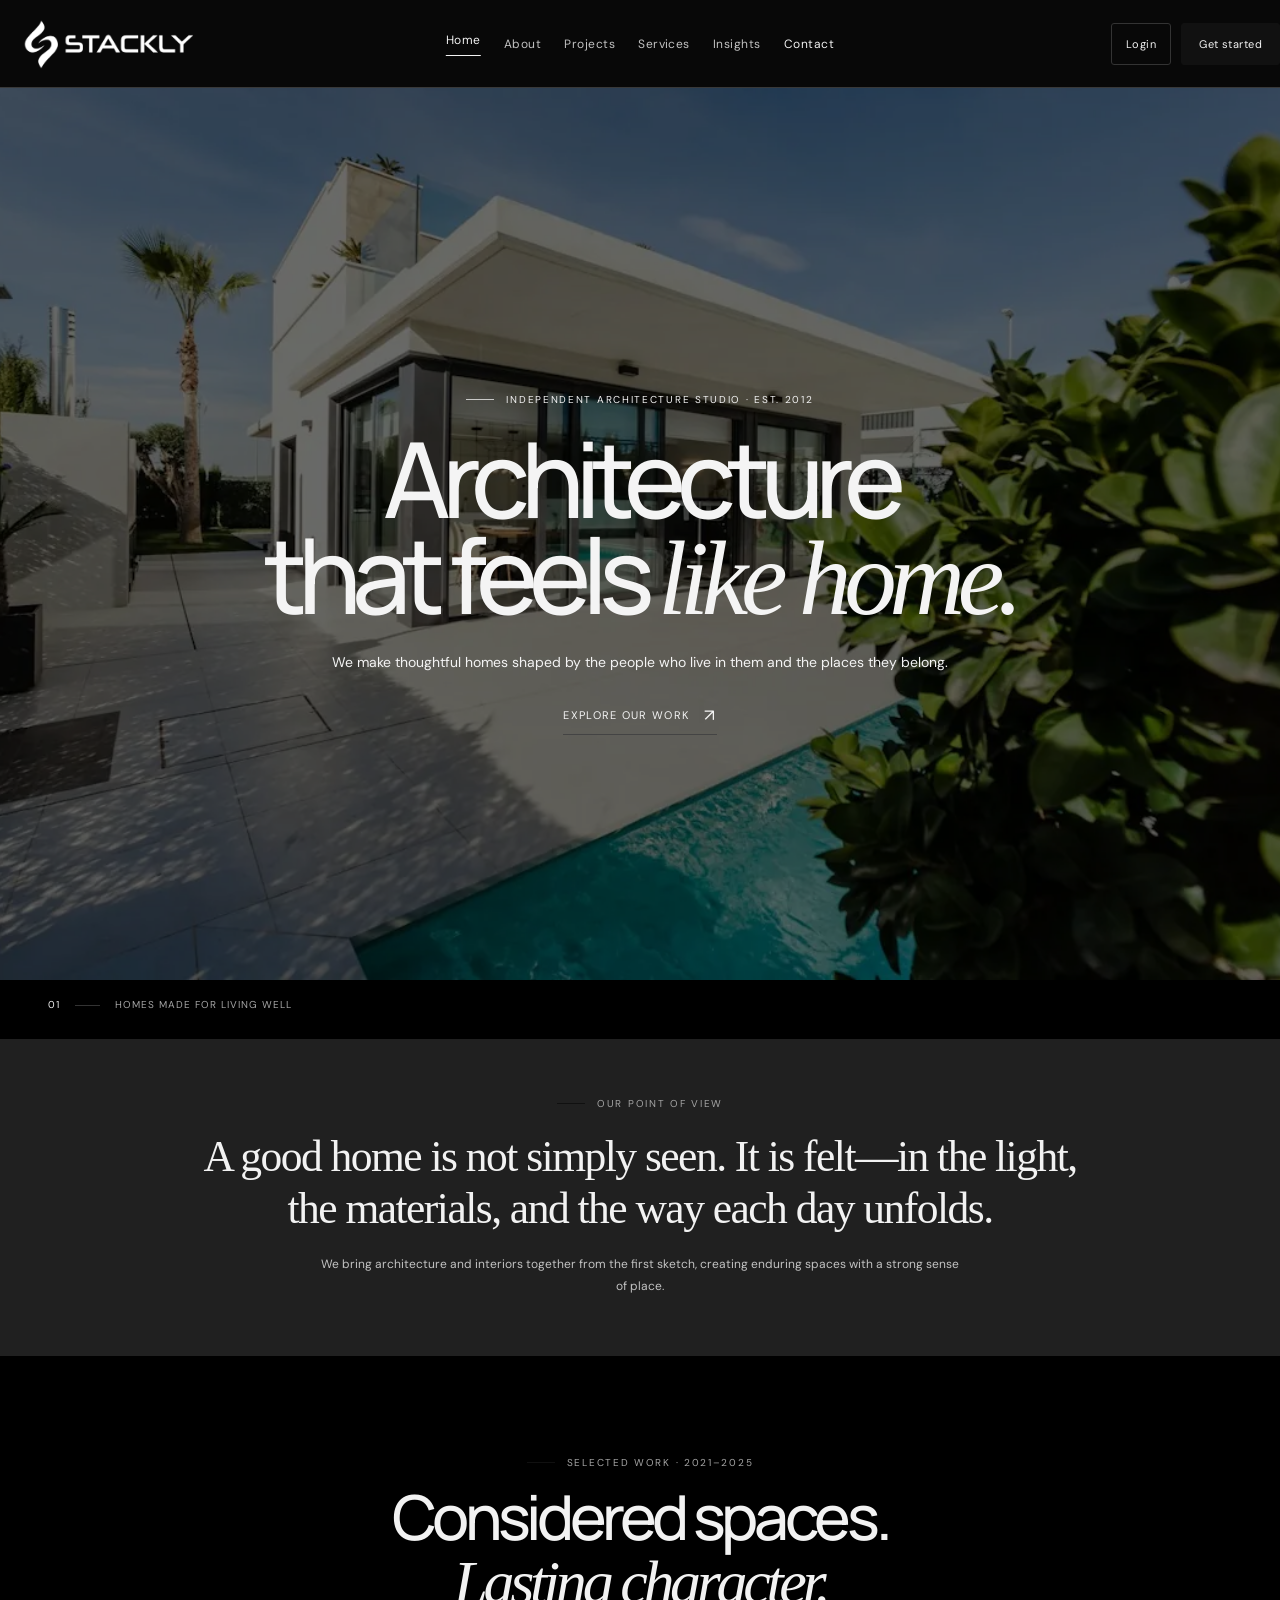
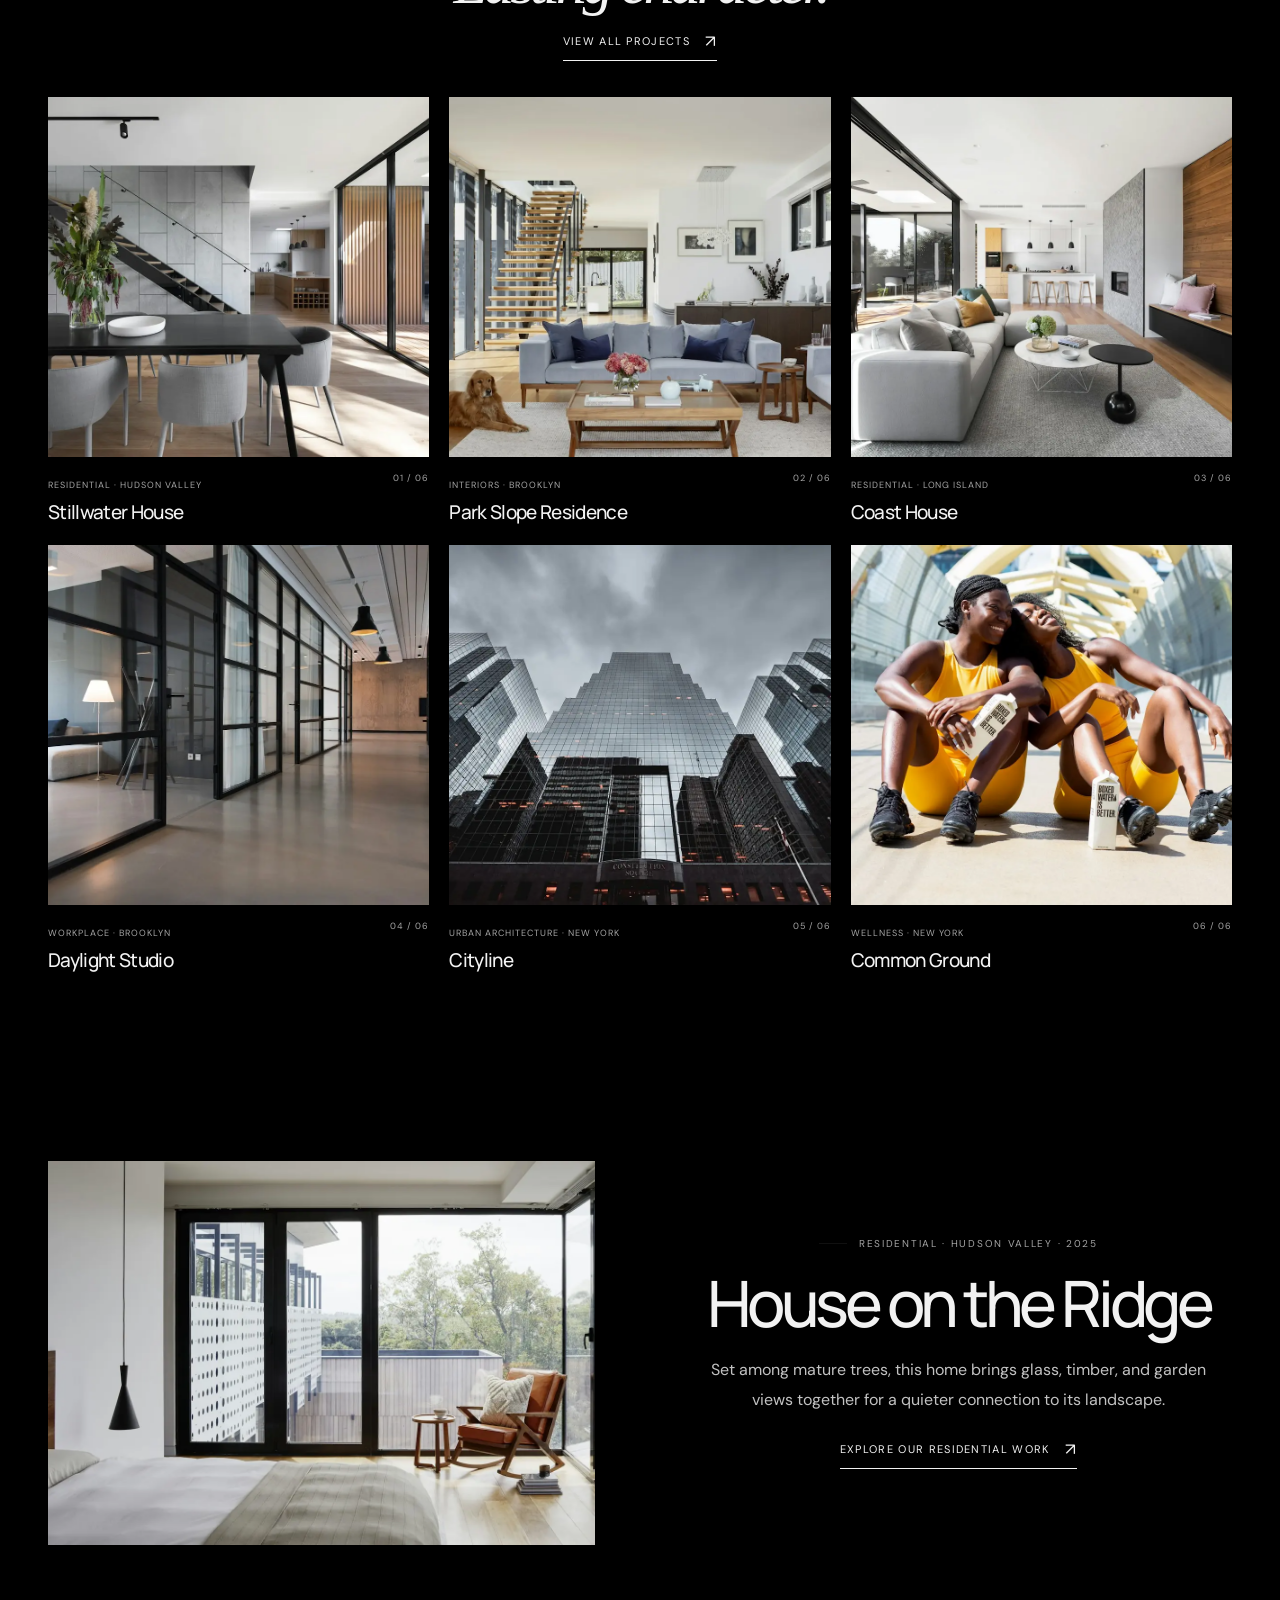
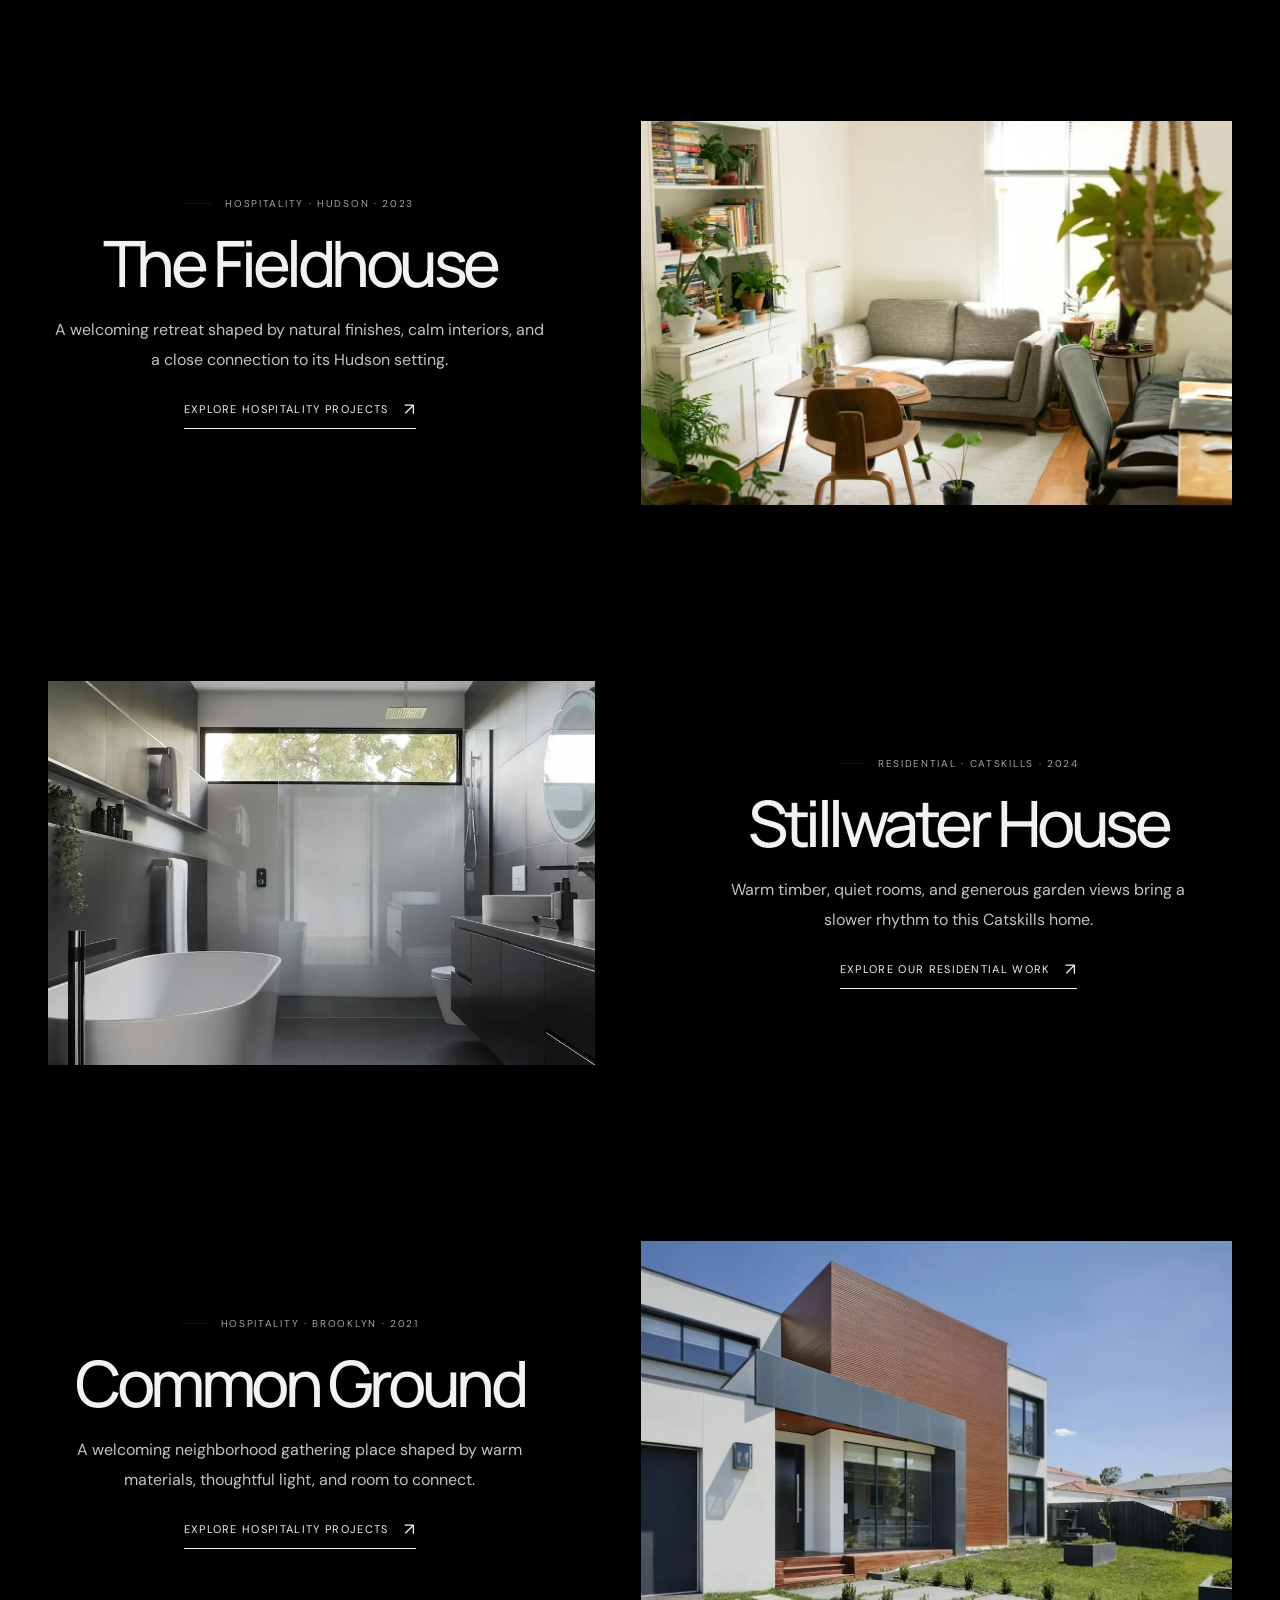
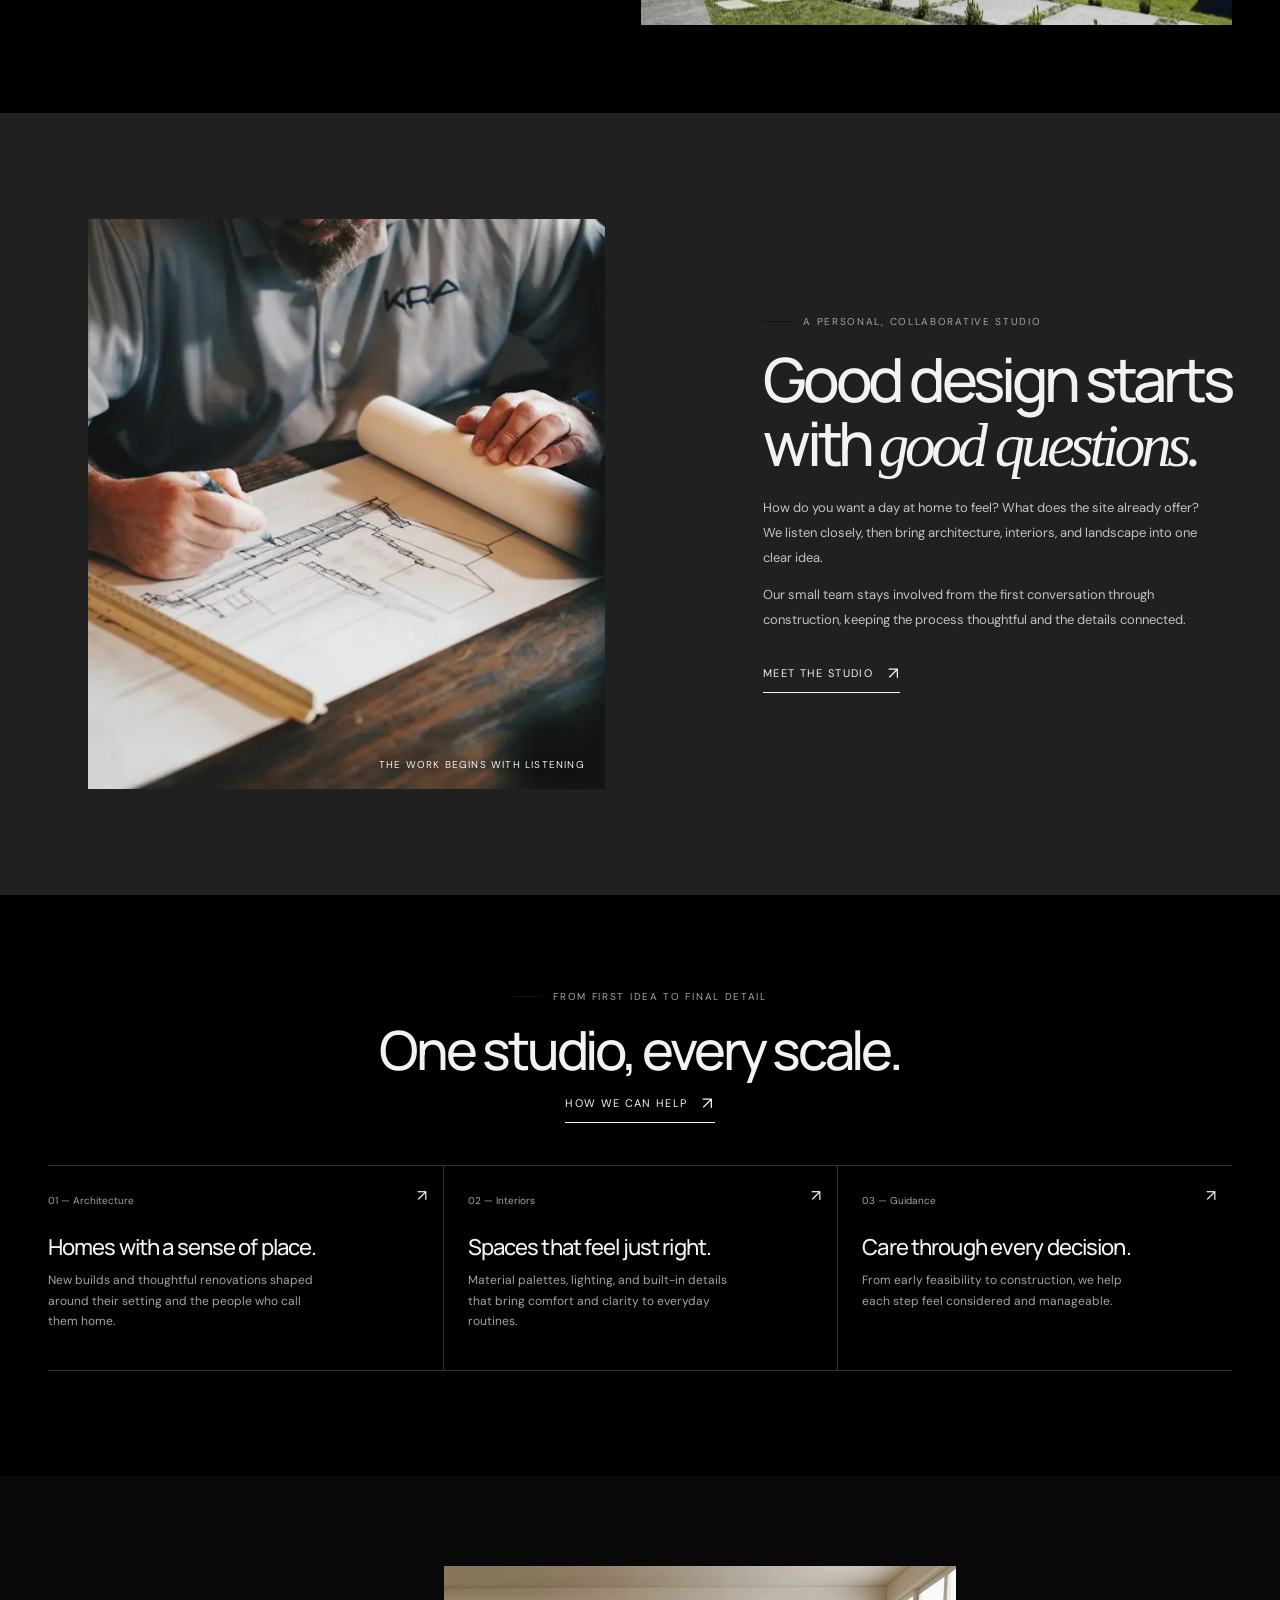
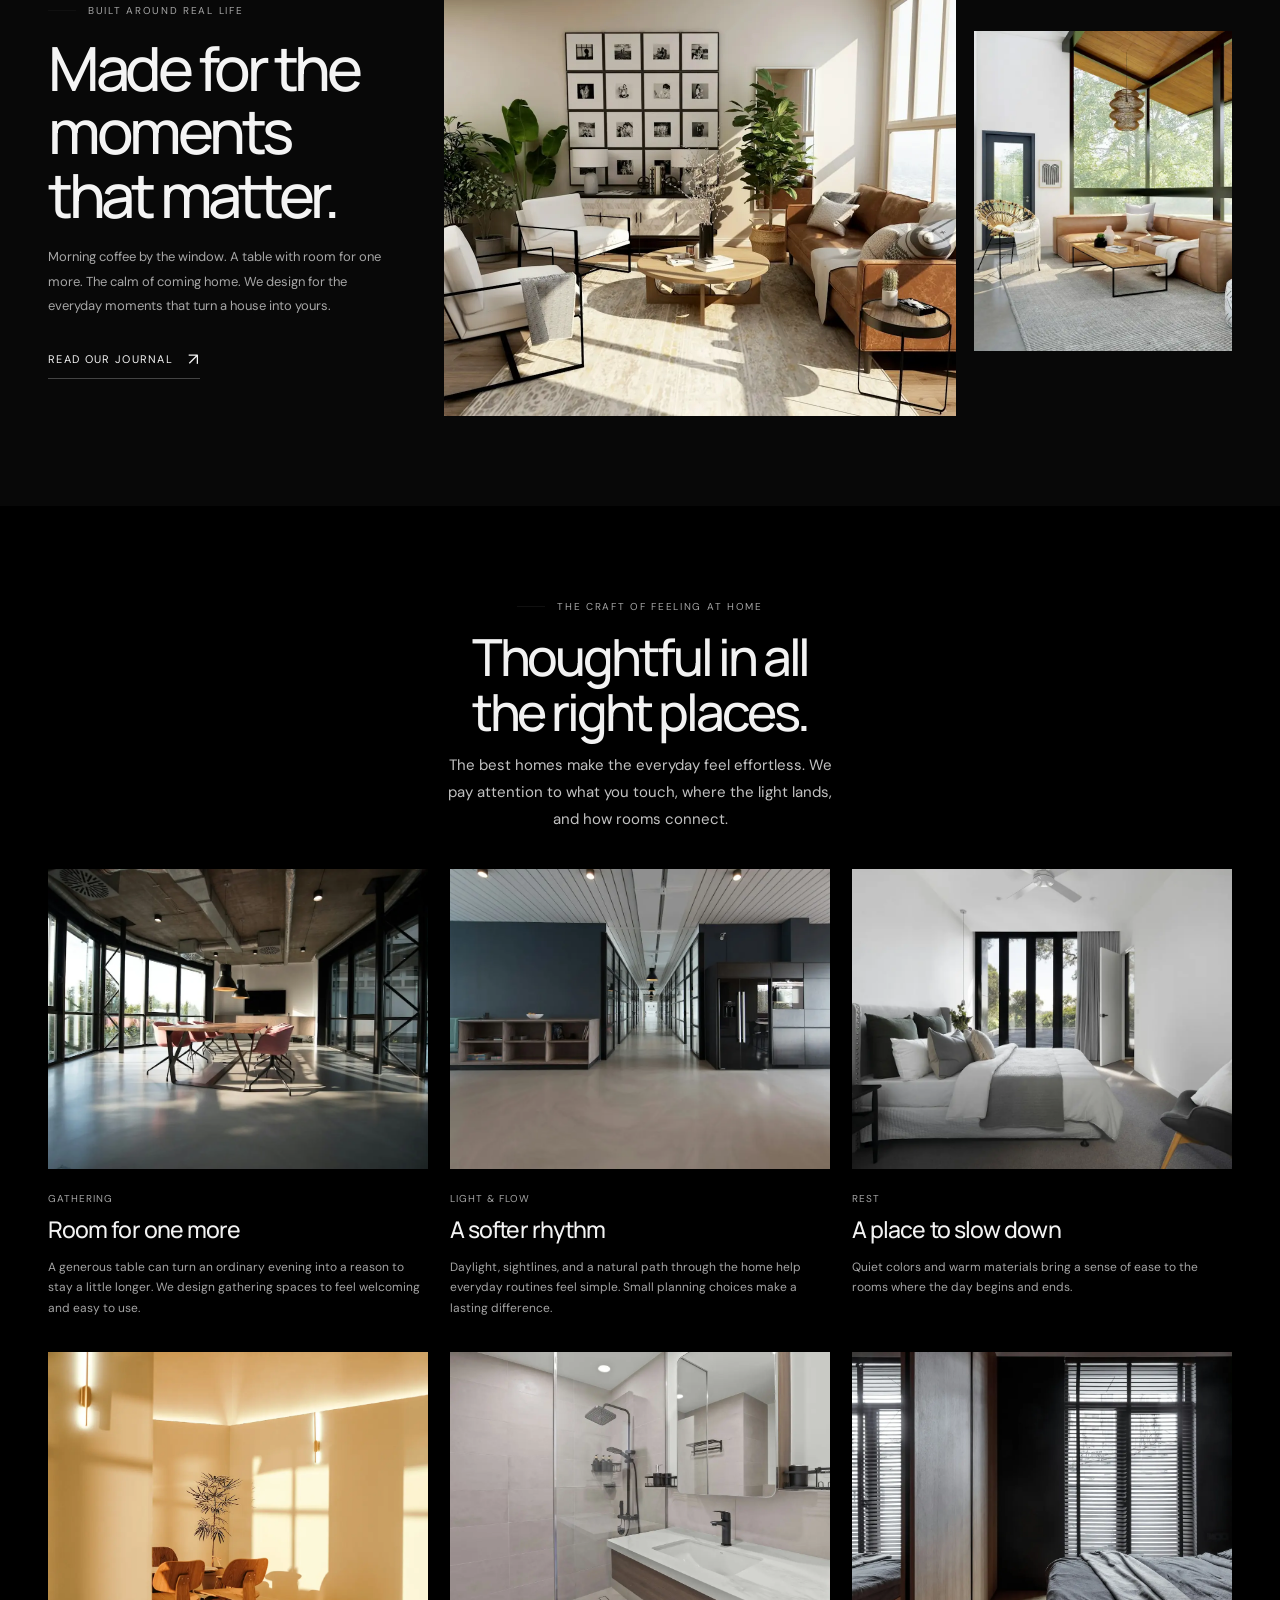
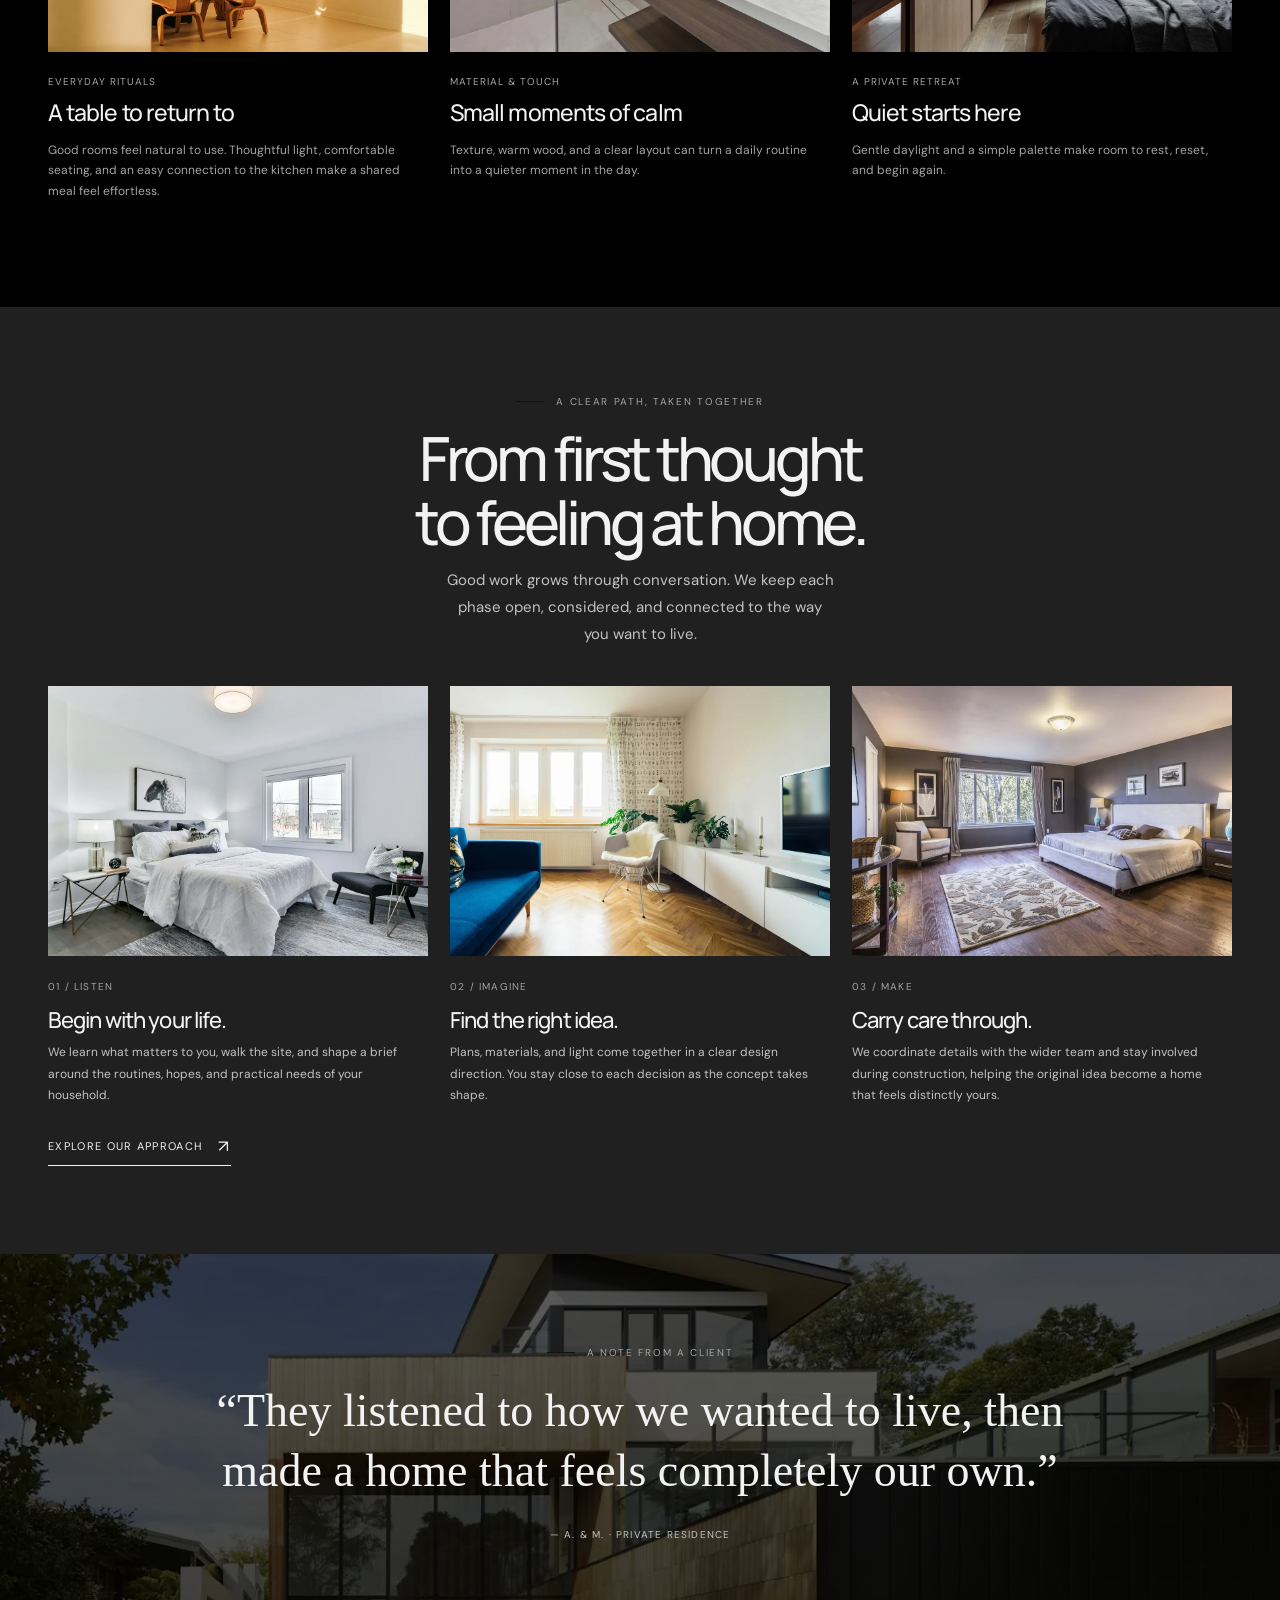
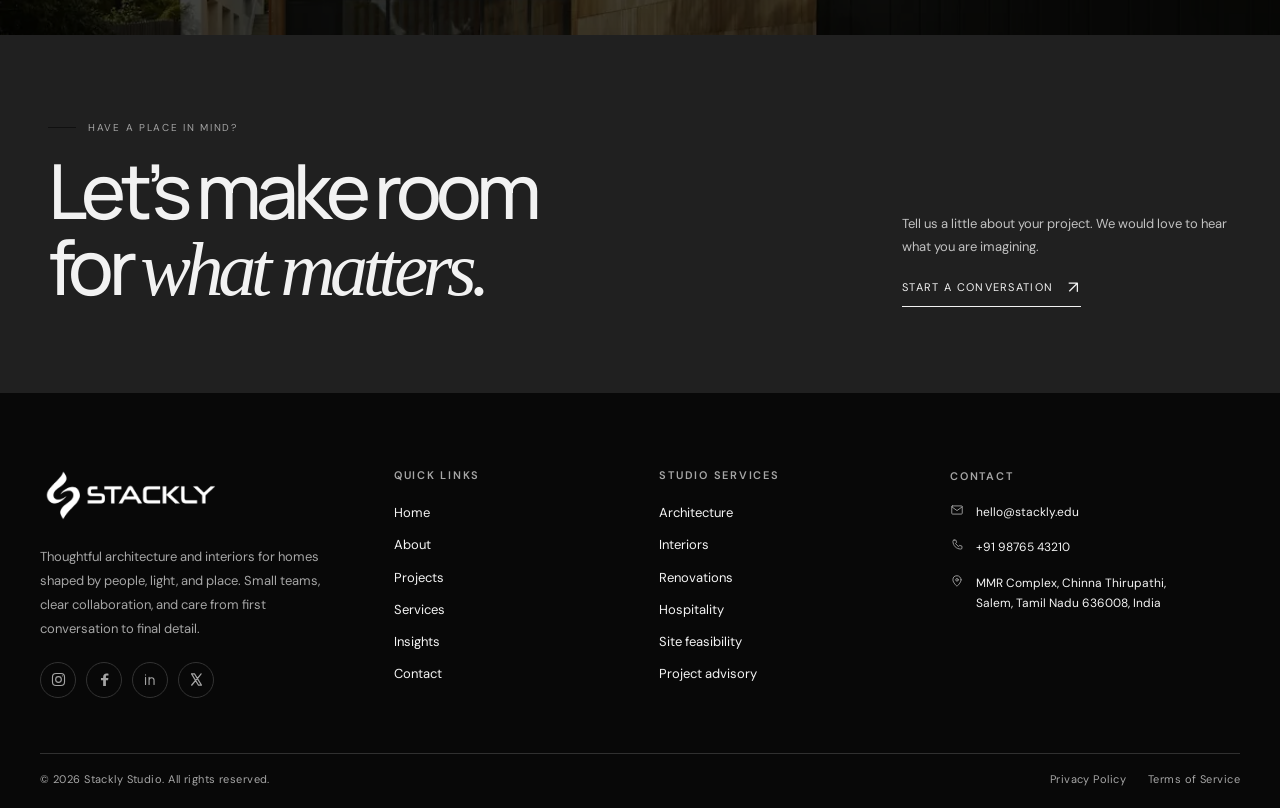
<file: index.html>
<!doctype html>
<html lang="en">
<head>
  <meta charset="utf-8">
  <meta name="viewport" content="width=device-width, initial-scale=1">
  <meta name="description" content="Atelier North is an independent architecture studio creating thoughtful homes shaped by light, material, and place.">
  <title>Atelier North — Architecture shaped by place</title>
  <link rel="stylesheet" href="styles.css">
</head>
<body>
  <header class="wrap topbar">
    <a class="brand" href="index.html"><img class="brand-logo" src="stackly_.webp" alt="Stackly"></a>
    <button class="menu-toggle" aria-label="Toggle navigation" aria-expanded="false">☰</button>
    <nav class="nav" aria-label="Main navigation"><div class="nav-primary"><a class="active" href="index.html">Home</a><a href="about.html">About</a><a href="projects.html">Projects</a><a href="services.html">Services</a><a href="insights.html">Insights</a><a class="nav-contact" href="contact.html">Contact</a></div><div class="nav-account"><a href="login.html">Login</a><a class="nav-start" href="get-started.html">Get started</a></div></nav>
  </header>
  <main>
    <section class="wrap home-hero">
      <figure class="home-hero-image has-copy">
        <img loading="eager" fetchpriority="high" src="images/photo-55.webp" alt="Contemporary white home opening onto a garden terrace and pool">
        <div class="home-hero-copy">
          <div class="eyebrow">Independent architecture studio · Est. 2012</div>
          <h1>Architecture<br>that feels <em>like home.</em></h1>
          <div class="home-hero-bottom">
            <p>We make thoughtful homes shaped by the people who live in them and the places they belong.</p>
            <a class="text-link" href="404.html">Explore our work <span>↗</span></a>
          </div>
        </div>
        <figcaption><span>Homes made for living well</span><span>Selected residential work</span></figcaption>
      </figure>
      <div class="home-hero-index"><span>01</span><span>Homes made for living well</span></div>
    </section>

    <section class="home-principles">
      <div class="wrap principles-inner">
        <div class="eyebrow">Our point of view</div>
        <p class="principles-statement">A good home is not simply seen. It is felt—in the light, the materials, and the way each day unfolds.</p>
        <p class="principles-note">We bring architecture and interiors together from the first sketch, creating enduring spaces with a strong sense of place.</p>
      </div>
    </section>

    <section class="wrap section home-work">
      <div class="section-head">
        <div><div class="eyebrow">Selected work · 2021–2025</div><h2>Considered spaces.<br><em>Lasting character.</em></h2></div>
        <a class="text-link" href="projects.html">View all projects <span>↗</span></a>
      </div>
      <div class="home-project-grid">
        <article class="home-project"><img loading="lazy" src="images/photo-01.webp" alt="Warm, contemporary dining and kitchen space with garden views"><div class="home-project-caption"><div><span>Residential · Hudson Valley</span><h3>Stillwater House</h3></div><span>01 / 06</span></div></article>
        <article class="home-project"><img loading="lazy" src="images/photo-07.webp" alt="Light-filled living room with a sculptural staircase and garden view"><div class="home-project-caption"><div><span>Interiors · Brooklyn</span><h3>Park Slope Residence</h3></div><span>02 / 06</span></div></article>
        <article class="home-project"><img loading="lazy" src="images/photo-08.webp" alt="Soft neutral living room with natural light and carefully chosen furnishings"><div class="home-project-caption"><div><span>Residential · Long Island</span><h3>Coast House</h3></div><span>03 / 06</span></div></article>
        <article class="home-project"><img loading="lazy" src="images/photo-02.webp" alt="Quiet office interior with glass partitions and a long view through the studio"><div class="home-project-caption"><div><span>Workplace · Brooklyn</span><h3>Daylight Studio</h3></div><span>04 / 06</span></div></article>
        <article class="home-project"><img loading="lazy" src="images/photo-04.webp" alt="Sculptural contemporary tower rising above the city"><div class="home-project-caption"><div><span>Urban architecture · New York</span><h3>Cityline</h3></div><span>05 / 06</span></div></article>
        <article class="home-project"><img loading="lazy" src="images/photo-13.webp" alt="Movement studio designed for group exercise and wellness"><div class="home-project-caption"><div><span>Wellness · New York</span><h3>Common Ground</h3></div><span>06 / 06</span></div></article>
      </div>
    </section>

    <section class="home-case-study" aria-labelledby="ridge-title">
      <div class="wrap home-case-grid">
        <a class="home-case-image" href="projects.html" aria-label="View House on the Ridge and more projects"><img loading="lazy" src="images/photo-43.webp" alt="Glass and timber home surrounded by a garden"></a>
        <div class="home-case-copy">
          <div class="eyebrow">Residential · Hudson Valley · 2025</div>
          <h2 id="ridge-title">House on the Ridge</h2>
          <p>Set among mature trees, this home brings glass, timber, and garden views together for a quieter connection to its landscape.</p>
          <a class="text-link" href="404.html">Explore our residential work <span>↗</span></a>
        </div>
      </div>
    </section>

    <section class="home-case-study home-case-reverse" aria-labelledby="fieldhouse-title">
      <div class="wrap home-case-grid">
        <div class="home-case-copy">
          <div class="eyebrow">Hospitality · Hudson · 2023</div>
          <h2 id="fieldhouse-title">The Fieldhouse</h2>
          <p>A welcoming retreat shaped by natural finishes, calm interiors, and a close connection to its Hudson setting.</p>
          <a class="text-link" href="404.html">Explore hospitality projects <span>↗</span></a>
        </div>
        <a class="home-case-image" href="projects.html" aria-label="View The Fieldhouse and more projects"><img loading="lazy" src="images/photo-45.webp" alt="Quiet boutique hotel interior with natural finishes"></a>
      </div>
    </section>

    <section class="home-case-study" aria-labelledby="stillwater-title">
      <div class="wrap home-case-grid">
        <a class="home-case-image" href="projects.html" aria-label="View Stillwater House and more projects"><img loading="lazy" src="images/photo-44.webp" alt="Warm, serene interior of a Catskills country home"></a>
        <div class="home-case-copy">
          <div class="eyebrow">Residential · Catskills · 2024</div>
          <h2 id="stillwater-title">Stillwater House</h2>
          <p>Warm timber, quiet rooms, and generous garden views bring a slower rhythm to this Catskills home.</p>
          <a class="text-link" href="projects.html">Explore our residential work <span>↗</span></a>
        </div>
      </div>
    </section>

    <section class="home-case-study home-case-reverse" aria-labelledby="common-ground-title">
      <div class="wrap home-case-grid">
        <div class="home-case-copy">
          <div class="eyebrow">Hospitality · Brooklyn · 2021</div>
          <h2 id="common-ground-title">Common Ground</h2>
          <p>A welcoming neighborhood gathering place shaped by warm materials, thoughtful light, and room to connect.</p>
          <a class="text-link" href="projects.html">Explore hospitality projects <span>↗</span></a>
        </div>
        <a class="home-case-image" href="projects.html" aria-label="View Common Ground and more projects"><img loading="lazy" src="images/photo-47.webp" alt="Warm contemporary restaurant interior at Common Ground"></a>
      </div>
    </section>

    <section class="home-studio">
      <div class="wrap home-studio-grid">
        <figure class="home-studio-image"><img loading="lazy" src="images/photo-03.webp" alt="Architect and client reviewing drawings at a sunlit studio table"><figcaption class="image-caption">The work begins with listening</figcaption></figure>
        <div class="home-studio-copy">
          <div class="eyebrow">A personal, collaborative studio</div>
          <h2>Good design starts with <em>good questions.</em></h2>
          <p>How do you want a day at home to feel? What does the site already offer? We listen closely, then bring architecture, interiors, and landscape into one clear idea.</p>
          <p>Our small team stays involved from the first conversation through construction, keeping the process thoughtful and the details connected.</p>
          <a class="text-link" href="404.html">Meet the studio <span>↗</span></a>
        </div>
      </div>
    </section>

    <section class="wrap section home-services">
      <div class="section-head"><div><div class="eyebrow">From first idea to final detail</div><h2>One studio, every scale.</h2></div><a class="text-link" href="404.html">How we can help <span>↗</span></a></div>
      <div class="home-services-grid">
        <article class="home-service"><span>01 — Architecture</span><a class="home-service-arrow" href="404.html" aria-label="Open 404 page">↗</a><h3>Homes with a sense of place.</h3><p>New builds and thoughtful renovations shaped around their setting and the people who call them home.</p></article>
        <article class="home-service"><span>02 — Interiors</span><a class="home-service-arrow" href="404.html" aria-label="Open 404 page">↗</a><h3>Spaces that feel just right.</h3><p>Material palettes, lighting, and built-in details that bring comfort and clarity to everyday routines.</p></article>
        <article class="home-service"><span>03 — Guidance</span><a class="home-service-arrow" href="404.html" aria-label="Open 404 page">↗</a><h3>Care through every decision.</h3><p>From early feasibility to construction, we help each step feel considered and manageable.</p></article>
      </div>
    </section>

    <section class="home-detail-band">
      <div class="wrap home-detail-grid">
        <div><div class="eyebrow">Built around real life</div><h2>Made for the moments that matter.</h2><p>Morning coffee by the window. A table with room for one more. The calm of coming home. We design for the everyday moments that turn a house into yours.</p><a class="text-link" href="404.html">Read our journal <span>↗</span></a></div>
        <img loading="lazy" src="images/photo-10.webp" alt="Calm living room with warm natural textures and leafy plants">
        <img loading="lazy" class="home-detail-secondary" src="images/photo-11.webp" alt="Open living space framed by timber and a garden view">
      </div>
    </section>

    <section class="wrap section home-notes">
      <div class="section-head">
        <div><div class="eyebrow">The craft of feeling at home</div><h2>Thoughtful in all<br>the right places.</h2></div>
        <p class="lead" style="max-width:390px">The best homes make the everyday feel effortless. We pay attention to what you touch, where the light lands, and how rooms connect.</p>
      </div>
      <div class="insight-grid">
        <article class="insight-card"><img loading="lazy" src="images/photo-05.webp" alt="Long meeting table framed by full-height glazed walls"><div class="date">Gathering</div><h2>Room for one more</h2><p>A generous table can turn an ordinary evening into a reason to stay a little longer. We design gathering spaces to feel welcoming and easy to use.</p></article>
        <article class="insight-card"><img loading="lazy" src="images/photo-06.webp" alt="Contemporary corridor with glazed rooms, a kitchen, and a built-in bench"><div class="date">Light & flow</div><h2>A softer rhythm</h2><p>Daylight, sightlines, and a natural path through the home help everyday routines feel simple. Small planning choices make a lasting difference.</p></article>
        <article class="insight-card"><img loading="lazy" src="images/photo-12.webp" alt="Simple bedroom with soft daylight and natural finishes"><div class="date">Rest</div><h2>A place to slow down</h2><p>Quiet colors and warm materials bring a sense of ease to the rooms where the day begins and ends.</p></article>
        <article class="insight-card"><img loading="lazy" src="images/photo-68.webp" alt="Warm, sunlit dining room with a sculptural table and timber chairs"><div class="date">Everyday rituals</div><h2>A table to return to</h2><p>Good rooms feel natural to use. Thoughtful light, comfortable seating, and an easy connection to the kitchen make a shared meal feel effortless.</p></article>
        <article class="insight-card"><img loading="lazy" src="images/photo-69.webp" alt="Minimal bathroom with a walk-in shower and natural stone finishes"><div class="date">Material & touch</div><h2>Small moments of calm</h2><p>Texture, warm wood, and a clear layout can turn a daily routine into a quieter moment in the day.</p></article>
        <article class="insight-card"><img loading="lazy" src="images/photo-70.webp" alt="Quiet contemporary bedroom with dark timber and soft window light"><div class="date">A private retreat</div><h2>Quiet starts here</h2><p>Gentle daylight and a simple palette make room to rest, reset, and begin again.</p></article>
      </div>
    </section>

    <section class="home-process">
      <div class="wrap section">
        <div class="section-head">
          <div><div class="eyebrow">A clear path, taken together</div><h2>From first thought<br>to feeling at home.</h2></div>
          <p class="lead" style="max-width:390px">Good work grows through conversation. We keep each phase open, considered, and connected to the way you want to live.</p>
        </div>
        <div class="home-process-grid">
          <article class="home-process-card"><img loading="lazy" src="images/photo-31.webp" alt="Early architectural ideas being explored at a studio"><span>01 / Listen</span><h3>Begin with your life.</h3><p>We learn what matters to you, walk the site, and shape a brief around the routines, hopes, and practical needs of your household.</p></article>
          <article class="home-process-card"><img loading="lazy" src="images/photo-32.webp" alt="Architectural materials and drawings considered together"><span>02 / Imagine</span><h3>Find the right idea.</h3><p>Plans, materials, and light come together in a clear design direction. You stay close to each decision as the concept takes shape.</p></article>
          <article class="home-process-card"><img loading="lazy" src="images/photo-33.webp" alt="A completed home with warm, welcoming architectural details"><span>03 / Make</span><h3>Carry care through.</h3><p>We coordinate details with the wider team and stay involved during construction, helping the original idea become a home that feels distinctly yours.</p></article>
        </div>
        <a class="text-link" href="404.html">Explore our approach <span>↗</span></a>
      </div>
    </section>

    <section class="quote">
      <div class="eyebrow" style="justify-content:center">A note from a client</div>
      <blockquote>“They listened to how we wanted to live, then made a home that feels completely our own.”</blockquote>
      <cite>— A. &amp; M. · Private residence</cite>
    </section>

    <section class="home-cta">
      <div class="wrap home-cta-inner">
        <div><div class="eyebrow">Have a place in mind?</div><h2>Let’s make room<br>for <em>what matters.</em></h2></div>
        <div class="home-cta-action"><p>Tell us a little about your project. We would love to hear what you are imagining.</p><a class="text-link" href="404.html">Start a conversation <span>↗</span></a></div>
      </div>
    </section>
  </main>
  <footer class="site-footer">
  <div class="site-footer-inner">
    <div class="site-footer-main">
      <div class="site-footer-brand">
        <a class="brand" href="index.html"><img class="brand-logo" src="stackly_.webp" alt="Stackly"></a>
        <p>Thoughtful architecture and interiors for homes shaped by people, light, and place. Small teams, clear collaboration, and care from first conversation to final detail.</p>
        <div class="site-footer-socials" aria-label="Social media">
  <a href="404.html" aria-label="Instagram"><svg viewBox="0 0 24 24" aria-hidden="true"><rect x="3.5" y="3.5" width="17" height="17" rx="5"/><circle cx="12" cy="12" r="4"/><circle cx="17.5" cy="6.8" r=".8" fill="currentColor" stroke="none"/></svg></a>
  <a href="404.html" aria-label="Facebook"><svg viewBox="0 0 24 24" aria-hidden="true"><path d="M14 21v-8h3l.5-3H14V8c0-.9.3-1.5 1.6-1.5h2V3.8c-.4-.1-1.5-.2-2.8-.2-2.8 0-4.7 1.7-4.7 4.8v1.6H7v3h3.1v8z" fill="currentColor" stroke="none"/></svg></a>
  <a href="404.html" aria-label="LinkedIn"><svg viewBox="0 0 24 24" aria-hidden="true"><path d="M5 9v10M5 5.5v.1M10 19v-10m0 4a3.5 3.5 0 0 1 7 0v6"/></svg></a>
  <a href="404.html" aria-label="X (Twitter)"><svg viewBox="0 0 24 24" aria-hidden="true"><path d="M5 4h4.2l9.8 16h-4.2L5 4Zm.5 16L18.5 4M5 20l6.2-7.6M12.8 11.6 18.5 4"/></svg></a>
</div>
      </div>
      <nav class="site-footer-nav" aria-label="Quick links">
        <h2>Quick links</h2>
        <div class="site-footer-quick-links"><a href="index.html">Home</a><a href="about.html">About</a><a href="projects.html">Projects</a><a href="services.html">Services</a><a href="insights.html">Insights</a><a href="contact.html">Contact</a></div>
      </nav>
      <nav class="site-footer-nav site-footer-services" aria-label="Studio services">
        <h2>Studio services</h2>
        <div class="site-footer-service-links"><a href="404.html">Architecture</a><a href="404.html">Interiors</a><a href="404.html">Renovations</a><a href="404.html">Hospitality</a><a href="404.html">Site feasibility</a><a href="404.html">Project advisory</a></div>
      </nav>
      <div class="site-footer-contact">
        <h2>Contact</h2>
        <a class="footer-contact-item" href="mailto:hello@stackly.edu"><svg viewBox="0 0 24 24" aria-hidden="true"><path d="M3 6.5 12 13l9-6.5M4.5 5h15A1.5 1.5 0 0 1 21 6.5v11a1.5 1.5 0 0 1-1.5 1.5h-15A1.5 1.5 0 0 1 3 17.5v-11A1.5 1.5 0 0 1 4.5 5Z"/></svg><span>hello@stackly.edu</span></a>
        <a class="footer-contact-item" href="tel:+919876543210"><svg viewBox="0 0 24 24" aria-hidden="true"><path d="M7 3.5h3l1.4 4-2 1.6a15 15 0 0 0 5.5 5.5l1.6-2 4 1.4v3A2 2 0 0 1 18.3 19C10.6 18.6 5.4 13.4 5 5.7A2 2 0 0 1 7 3.5Z"/></svg><span>+91 98765 43210</span></a>
        <a class="footer-contact-item" href="https://www.google.com/maps/place/MMR+Complex,+Chinna+Thirupathi,+Salem,+Tamil+Nadu+636008,+India/" target="_blank" rel="noopener noreferrer"><svg viewBox="0 0 24 24" aria-hidden="true"><path d="M19 10c0 5-7 11-7 11S5 15 5 10a7 7 0 1 1 14 0Z"/><circle cx="12" cy="10" r="2.2"/></svg><span>MMR Complex, Chinna Thirupathi,<br>Salem, Tamil Nadu 636008, India</span></a>
      </div>
    </div>
    <div class="site-footer-bottom"><span>© <span data-year></span> Stackly Studio. All rights reserved.</span><div class="site-footer-legal"><a href="404.html">Privacy Policy</a><a href="404.html">Terms of Service</a></div></div>
  </div>
</footer>
  <script src="script.js"></script>
</body>
</html>
</file>
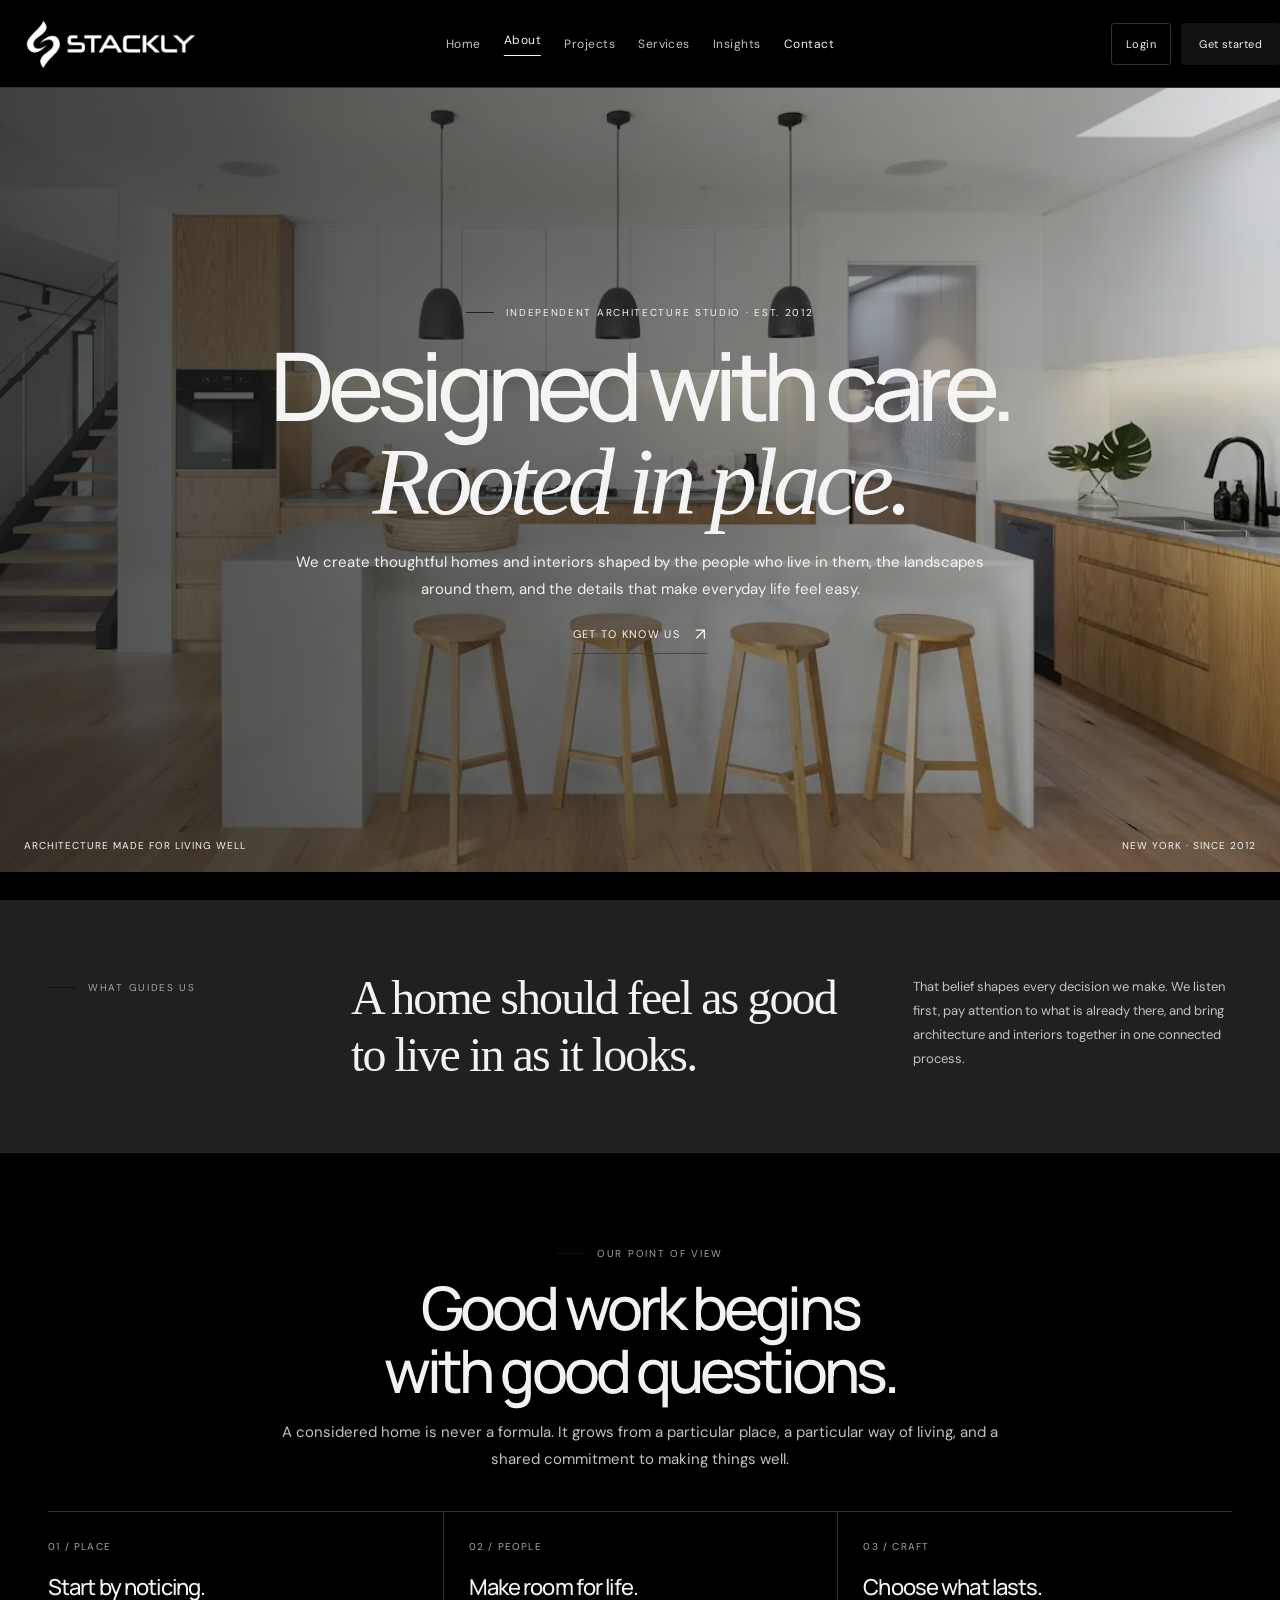
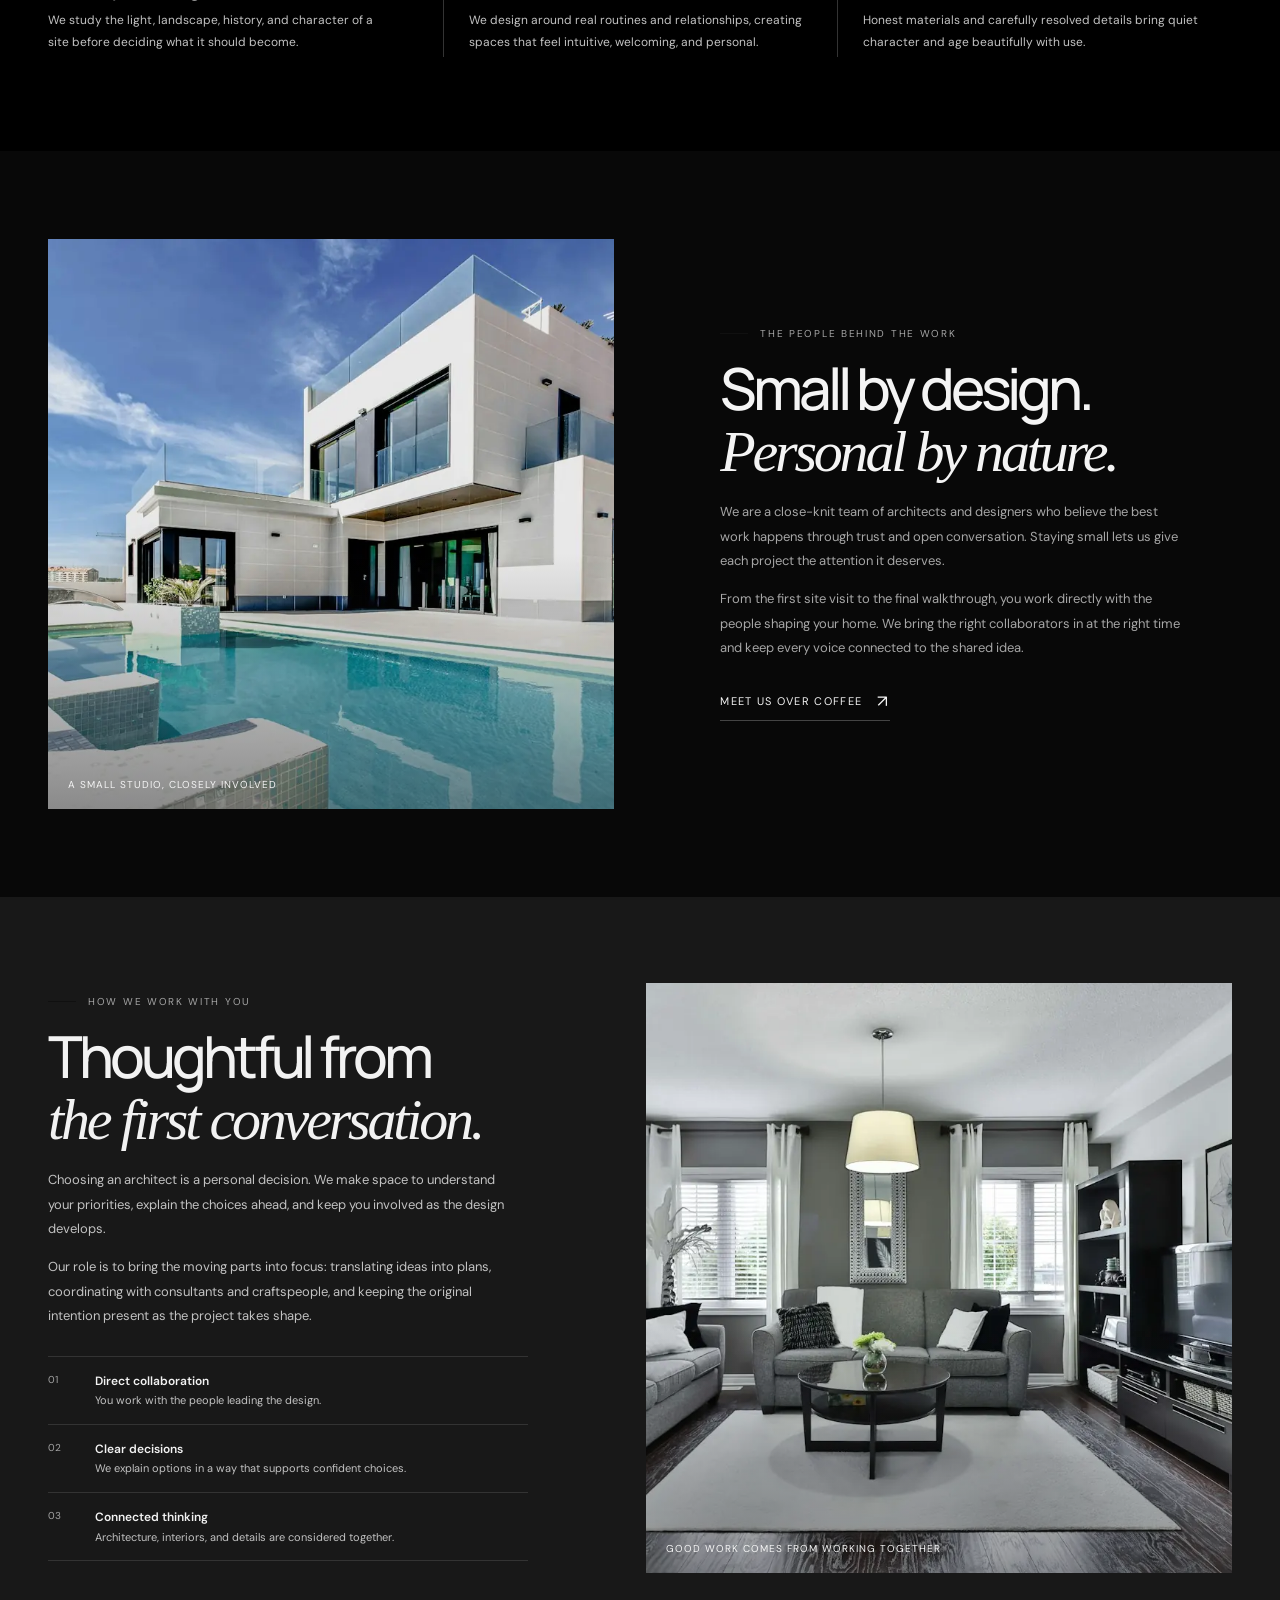
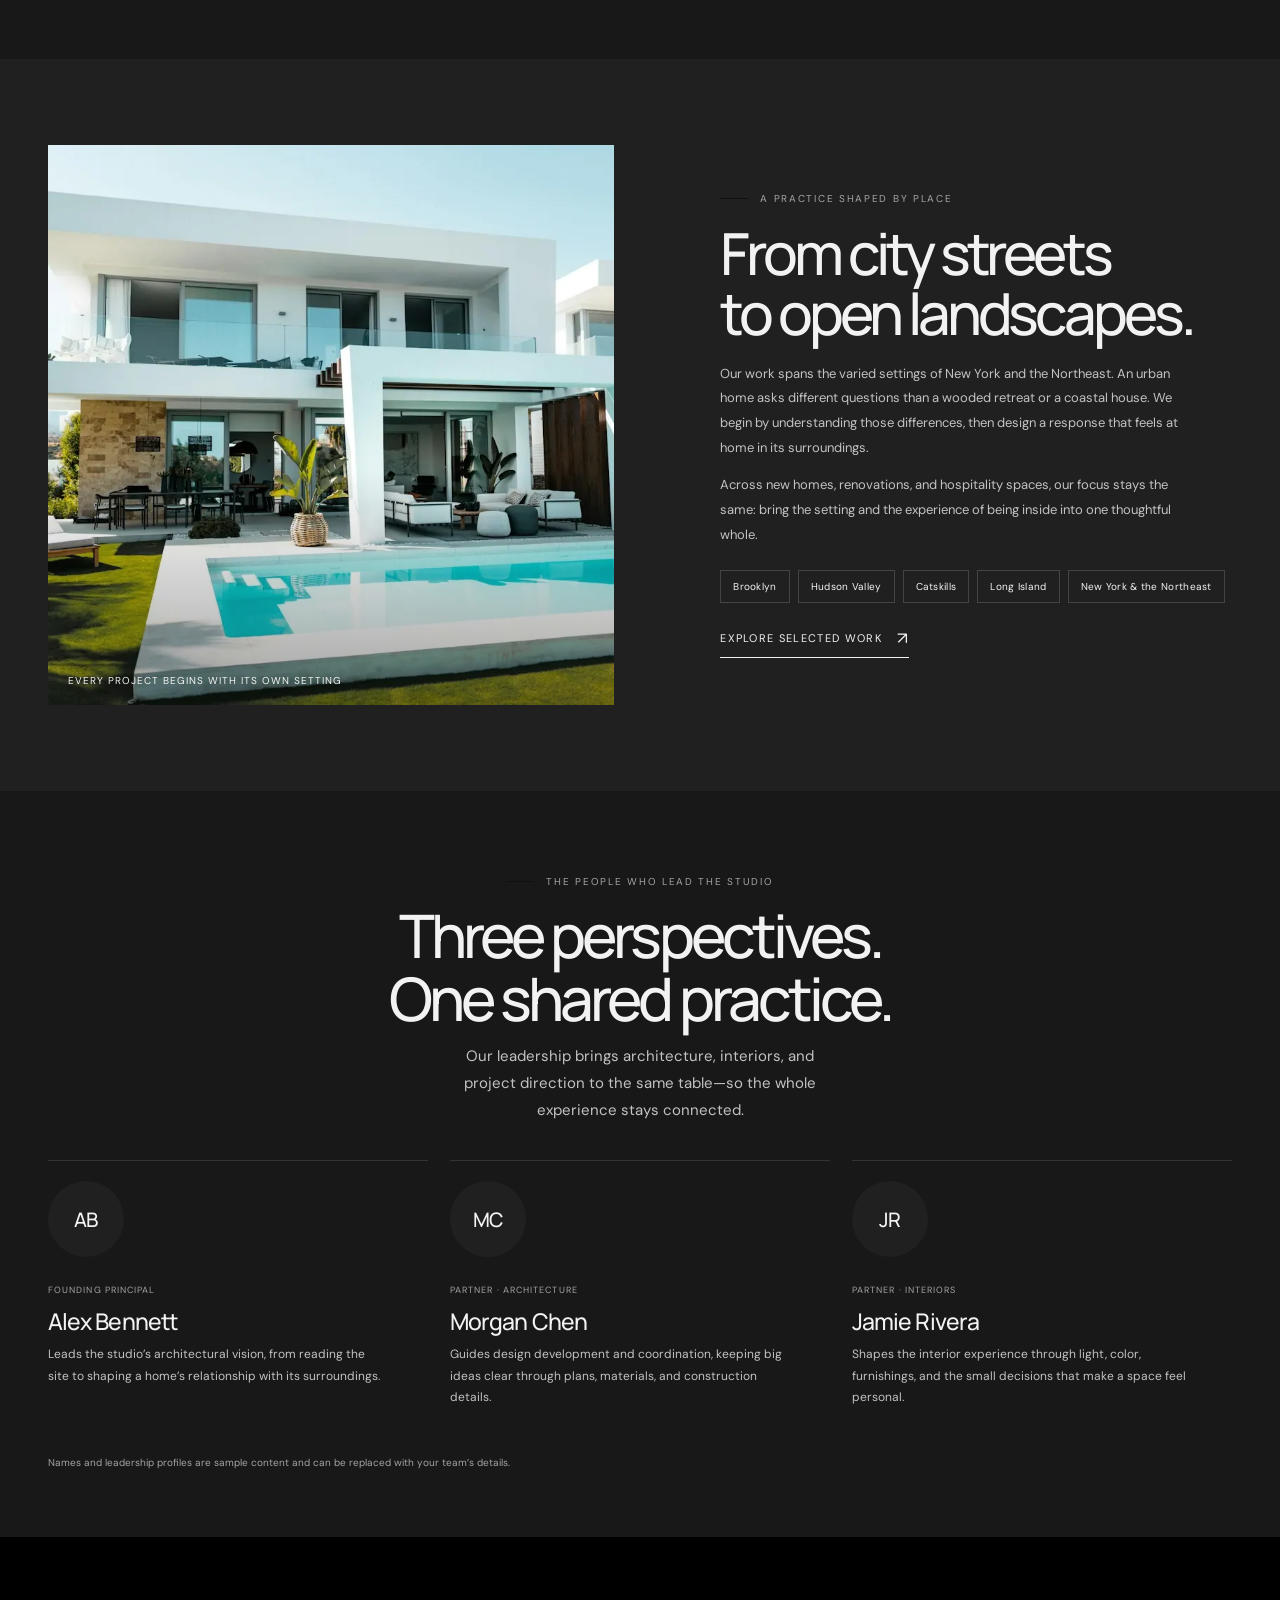
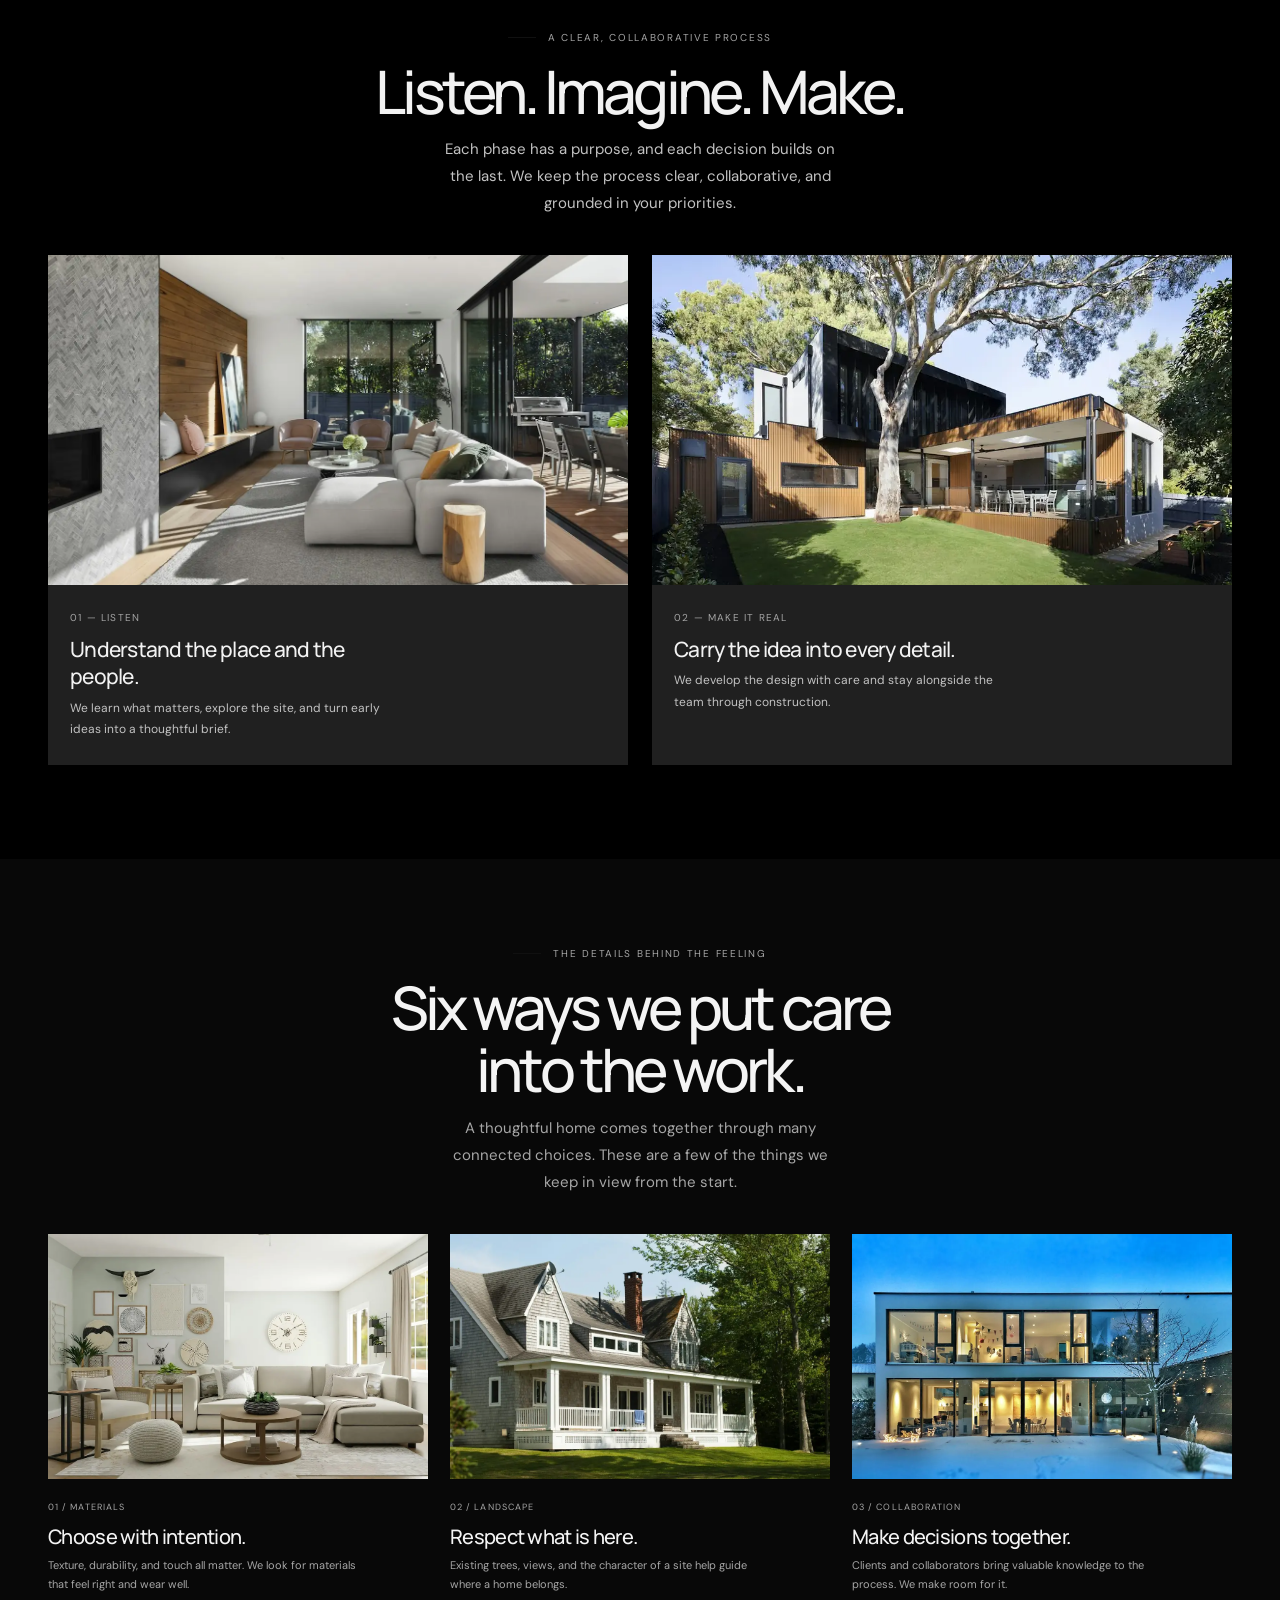
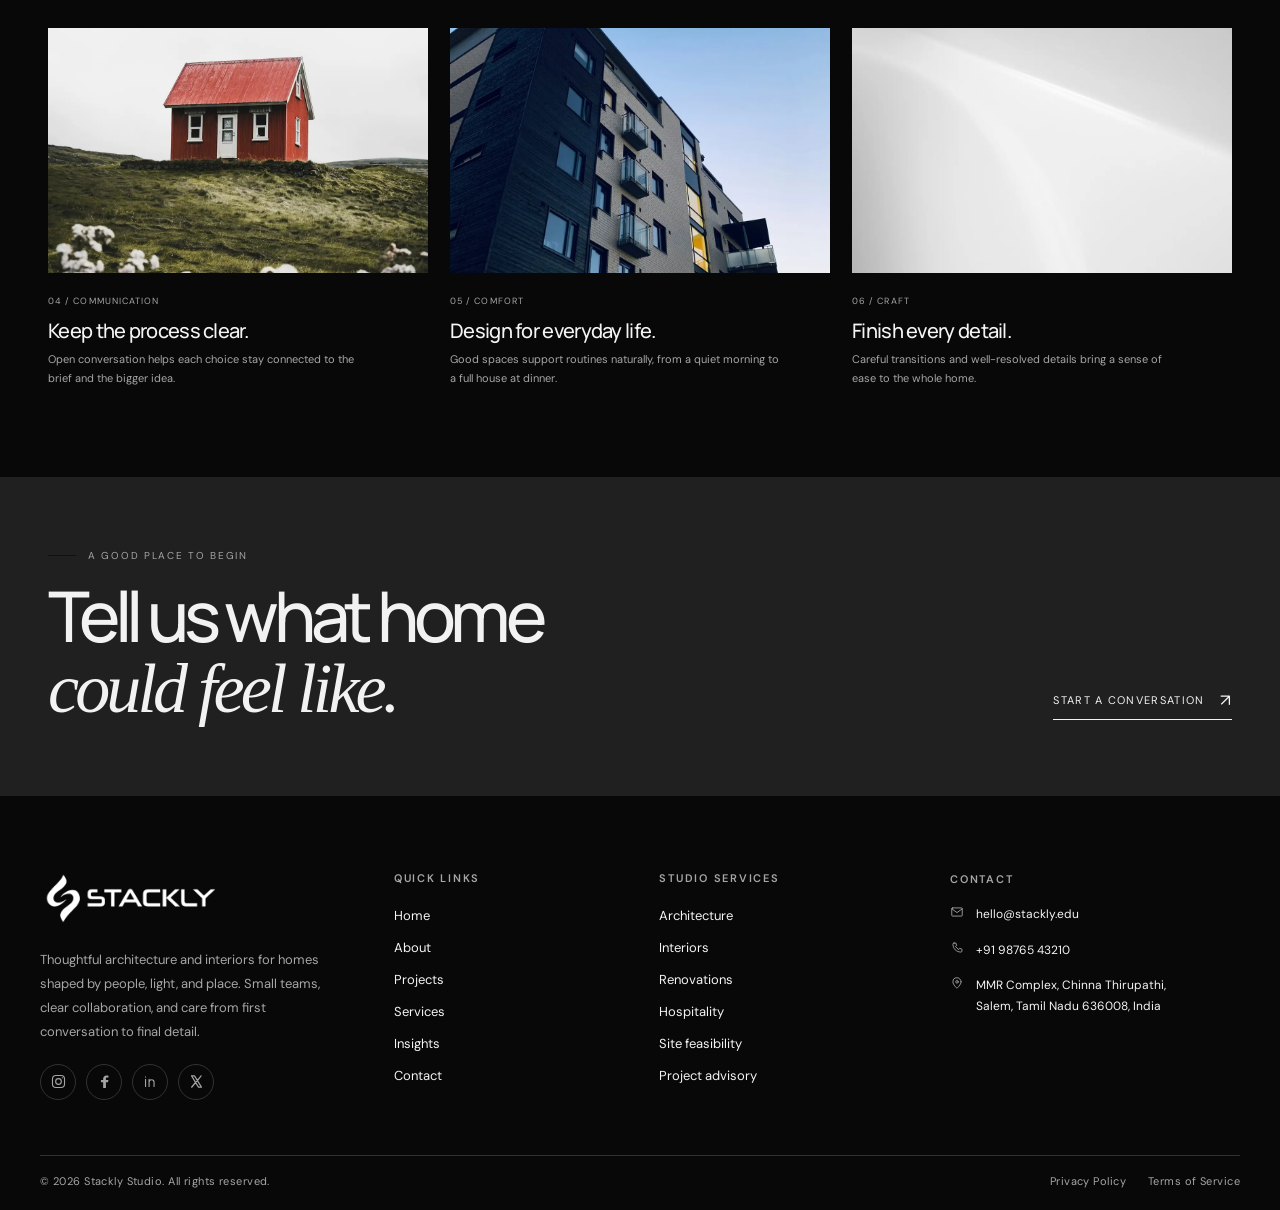
<file: about.html>
<!doctype html><html lang="en"><head><meta charset="utf-8"><meta name="viewport" content="width=device-width,initial-scale=1"><meta name="description" content="Meet the people and principles behind Atelier North."><title>About — Atelier North</title><link rel="stylesheet" href="styles.css"></head><body><header class="wrap topbar"><a class="brand" href="index.html"><img class="brand-logo" src="stackly_.webp" alt="Stackly"></a><button class="menu-toggle" aria-label="Toggle navigation" aria-expanded="false">☰</button><nav class="nav" aria-label="Main navigation"><div class="nav-primary"><a href="index.html">Home</a><a class="active" href="about.html">About</a><a href="projects.html">Projects</a><a href="services.html">Services</a><a href="insights.html">Insights</a><a class="nav-contact" href="contact.html">Contact</a></div><div class="nav-account"><a href="login.html">Login</a><a class="nav-start" href="get-started.html">Get started</a></div></nav></header><main class="about-page">
  <section class="wrap about-hero">
    <div class="about-hero-copy">
      <div class="eyebrow">Independent architecture studio · Est. 2012</div>
      <h1>Designed with care.<br><em>Rooted in place.</em></h1>
      <p class="lead">We create thoughtful homes and interiors shaped by the people who live in them, the landscapes around them, and the details that make everyday life feel easy.</p>
      <a class="text-link" href="contact.html">Get to know us <span>↗</span></a>
    </div>
    <figure class="about-hero-image"><img loading="lazy" src="images/photo-14.webp" alt="A calm contemporary home filled with natural light"><figcaption>Architecture made for living well <span>New York · Since 2012</span></figcaption></figure>
  </section>

  <section class="about-manifesto">
    <div class="wrap about-manifesto-grid"><div class="eyebrow">What guides us</div><h2>A home should feel as good to live in as it looks.</h2><p>That belief shapes every decision we make. We listen first, pay attention to what is already there, and bring architecture and interiors together in one connected process.</p></div>
  </section>

  <section class="wrap section about-values-section">
    <div class="section-head"><div><div class="eyebrow">Our point of view</div><h2>Good work begins<br>with good questions.</h2></div><p class="lead">A considered home is never a formula. It grows from a particular place, a particular way of living, and a shared commitment to making things well.</p></div>
    <div class="about-values-grid">
      <article><span>01 / Place</span><h3>Start by noticing.</h3><p>We study the light, landscape, history, and character of a site before deciding what it should become.</p></article>
      <article><span>02 / People</span><h3>Make room for life.</h3><p>We design around real routines and relationships, creating spaces that feel intuitive, welcoming, and personal.</p></article>
      <article><span>03 / Craft</span><h3>Choose what lasts.</h3><p>Honest materials and carefully resolved details bring quiet character and age beautifully with use.</p></article>
    </div>
  </section>

  <section class="about-studio">
    <div class="wrap about-studio-grid">
      <figure class="about-studio-image"><img loading="lazy" src="images/photo-15.webp" alt="A collaborative architecture studio with a shared work table"><figcaption>A small studio, closely involved</figcaption></figure>
      <div class="about-studio-copy"><div class="eyebrow">The people behind the work</div><h2>Small by design.<br><em>Personal by nature.</em></h2><p>We are a close-knit team of architects and designers who believe the best work happens through trust and open conversation. Staying small lets us give each project the attention it deserves.</p><p>From the first site visit to the final walkthrough, you work directly with the people shaping your home. We bring the right collaborators in at the right time and keep every voice connected to the shared idea.</p><a class="text-link" href="contact.html">Meet us over coffee <span>↗</span></a></div>
    </div>
  </section>

  <section class="about-practice">
    <div class="wrap about-practice-grid">
      <div class="about-practice-copy">
        <div class="eyebrow">How we work with you</div>
        <h2>Thoughtful from<br><em>the first conversation.</em></h2>
        <p>Choosing an architect is a personal decision. We make space to understand your priorities, explain the choices ahead, and keep you involved as the design develops.</p>
        <p>Our role is to bring the moving parts into focus: translating ideas into plans, coordinating with consultants and craftspeople, and keeping the original intention present as the project takes shape.</p>
        <div class="about-practice-points">
          <div><span>01</span><p><strong>Direct collaboration</strong><br>You work with the people leading the design.</p></div>
          <div><span>02</span><p><strong>Clear decisions</strong><br>We explain options in a way that supports confident choices.</p></div>
          <div><span>03</span><p><strong>Connected thinking</strong><br>Architecture, interiors, and details are considered together.</p></div>
        </div>
      </div>
      <figure class="about-practice-image"><img loading="lazy" src="images/photo-18.webp" alt="Designers sharing ideas around a studio worktable"><figcaption>Good work comes from working together</figcaption></figure>
    </div>
  </section>

  <section class="about-places">
    <div class="wrap about-places-grid">
      <figure class="about-places-image"><img loading="lazy" src="images/photo-19.webp" alt="A calm residential interior with natural light and greenery"><figcaption>Every project begins with its own setting</figcaption></figure>
      <div class="about-places-copy">
        <div class="eyebrow">A practice shaped by place</div>
        <h2>From city streets<br>to open landscapes.</h2>
        <p>Our work spans the varied settings of New York and the Northeast. An urban home asks different questions than a wooded retreat or a coastal house. We begin by understanding those differences, then design a response that feels at home in its surroundings.</p>
        <p>Across new homes, renovations, and hospitality spaces, our focus stays the same: bring the setting and the experience of being inside into one thoughtful whole.</p>
        <div class="about-place-list"><span>Brooklyn</span><span>Hudson Valley</span><span>Catskills</span><span>Long Island</span><span>New York &amp; the Northeast</span></div>
        <a class="text-link" href="projects.html">Explore selected work <span>↗</span></a>
      </div>
    </div>
  </section>

  <section class="about-leadership">
    <div class="wrap section">
      <div class="section-head"><div><div class="eyebrow">The people who lead the studio</div><h2>Three perspectives.<br>One shared practice.</h2></div><p class="lead">Our leadership brings architecture, interiors, and project direction to the same table—so the whole experience stays connected.</p></div>
      <div class="about-leadership-grid">
        <article><div class="about-person-mark" aria-hidden="true">AB</div><span>Founding Principal</span><h3>Alex Bennett</h3><p>Leads the studio’s architectural vision, from reading the site to shaping a home’s relationship with its surroundings.</p></article>
        <article><div class="about-person-mark" aria-hidden="true">MC</div><span>Partner · Architecture</span><h3>Morgan Chen</h3><p>Guides design development and coordination, keeping big ideas clear through plans, materials, and construction details.</p></article>
        <article><div class="about-person-mark" aria-hidden="true">JR</div><span>Partner · Interiors</span><h3>Jamie Rivera</h3><p>Shapes the interior experience through light, color, furnishings, and the small decisions that make a space feel personal.</p></article>
      </div>
      <p class="about-team-note">Names and leadership profiles are sample content and can be replaced with your team’s details.</p>
    </div>
  </section>

  <section class="wrap section about-process">
    <div class="section-head"><div><div class="eyebrow">A clear, collaborative process</div><h2>Listen. Imagine. Make.</h2></div><p class="lead">Each phase has a purpose, and each decision builds on the last. We keep the process clear, collaborative, and grounded in your priorities.</p></div>
    <div class="about-process-grid">
      <article><img loading="lazy" src="images/photo-16.webp" alt="Architectural sketches and material notes on a worktable"><div><span>01 — Listen</span><h3>Understand the place and the people.</h3><p>We learn what matters, explore the site, and turn early ideas into a thoughtful brief.</p></div></article>
      <article><img loading="lazy" src="images/photo-17.webp" alt="A contemporary home thoughtfully integrated with trees"><div><span>02 — Make it real</span><h3>Carry the idea into every detail.</h3><p>We develop the design with care and stay alongside the team through construction.</p></div></article>
    </div>
  </section>

  <section class="about-care">
    <div class="wrap section">
      <div class="section-head"><div><div class="eyebrow">The details behind the feeling</div><h2>Six ways we put care<br>into the work.</h2></div><p class="lead">A thoughtful home comes together through many connected choices. These are a few of the things we keep in view from the start.</p></div>
      <div class="about-care-grid">
        <article><img loading="lazy" src="images/photo-20.webp" alt="Natural finishes and considered details in a living space"><span>01 / Materials</span><h3>Choose with intention.</h3><p>Texture, durability, and touch all matter. We look for materials that feel right and wear well.</p></article>
        <article><img loading="lazy" src="images/photo-21.webp" alt="A home thoughtfully set among mature trees"><span>02 / Landscape</span><h3>Respect what is here.</h3><p>Existing trees, views, and the character of a site help guide where a home belongs.</p></article>
        <article><img loading="lazy" src="images/photo-22.webp" alt="Design team discussing drawings around a table"><span>03 / Collaboration</span><h3>Make decisions together.</h3><p>Clients and collaborators bring valuable knowledge to the process. We make room for it.</p></article>
        <article><img loading="lazy" src="images/photo-23.webp" alt="A shared architecture studio set up for a project conversation"><span>04 / Communication</span><h3>Keep the process clear.</h3><p>Open conversation helps each choice stay connected to the brief and the bigger idea.</p></article>
        <article><img loading="lazy" src="images/photo-24.webp" alt="A warm and welcoming home interior with natural finishes"><span>05 / Comfort</span><h3>Design for everyday life.</h3><p>Good spaces support routines naturally, from a quiet morning to a full house at dinner.</p></article>
        <article><img loading="lazy" src="images/photo-26.webp" alt="A welcoming architecture studio with a shared work table"><span>06 / Craft</span><h3>Finish every detail.</h3><p>Careful transitions and well-resolved details bring a sense of ease to the whole home.</p></article>
      </div>
    </div>
  </section>

  <section class="about-cta"><div class="wrap about-cta-inner"><div><div class="eyebrow">A good place to begin</div><h2>Tell us what home<br><em>could feel like.</em></h2></div><a class="text-link" href="404.html">Start a conversation <span>↗</span></a></div></section>
</main><footer class="site-footer">
  <div class="site-footer-inner">
    <div class="site-footer-main">
      <div class="site-footer-brand">
        <a class="brand" href="index.html"><img class="brand-logo" src="stackly_.webp" alt="Stackly"></a>
        <p>Thoughtful architecture and interiors for homes shaped by people, light, and place. Small teams, clear collaboration, and care from first conversation to final detail.</p>
        <div class="site-footer-socials" aria-label="Social media">
  <a href="404.html" aria-label="Instagram"><svg viewBox="0 0 24 24" aria-hidden="true"><rect x="3.5" y="3.5" width="17" height="17" rx="5"/><circle cx="12" cy="12" r="4"/><circle cx="17.5" cy="6.8" r=".8" fill="currentColor" stroke="none"/></svg></a>
  <a href="404.html" aria-label="Facebook"><svg viewBox="0 0 24 24" aria-hidden="true"><path d="M14 21v-8h3l.5-3H14V8c0-.9.3-1.5 1.6-1.5h2V3.8c-.4-.1-1.5-.2-2.8-.2-2.8 0-4.7 1.7-4.7 4.8v1.6H7v3h3.1v8z" fill="currentColor" stroke="none"/></svg></a>
  <a href="404.html" aria-label="LinkedIn"><svg viewBox="0 0 24 24" aria-hidden="true"><path d="M5 9v10M5 5.5v.1M10 19v-10m0 4a3.5 3.5 0 0 1 7 0v6"/></svg></a>
  <a href="404.html" aria-label="X (Twitter)"><svg viewBox="0 0 24 24" aria-hidden="true"><path d="M5 4h4.2l9.8 16h-4.2L5 4Zm.5 16L18.5 4M5 20l6.2-7.6M12.8 11.6 18.5 4"/></svg></a>
</div>
      </div>
      <nav class="site-footer-nav" aria-label="Quick links">
        <h2>Quick links</h2>
        <div class="site-footer-quick-links"><a href="index.html">Home</a><a href="about.html">About</a><a href="projects.html">Projects</a><a href="services.html">Services</a><a href="insights.html">Insights</a><a href="contact.html">Contact</a></div>
      </nav>
      <nav class="site-footer-nav site-footer-services" aria-label="Studio services">
        <h2>Studio services</h2>
        <div class="site-footer-service-links"><a href="404.html">Architecture</a><a href="404.html">Interiors</a><a href="404.html">Renovations</a><a href="404.html">Hospitality</a><a href="404.html">Site feasibility</a><a href="404.html">Project advisory</a></div>
      </nav>
      <div class="site-footer-contact">
        <h2>Contact</h2>
        <a class="footer-contact-item" href="mailto:hello@stackly.edu"><svg viewBox="0 0 24 24" aria-hidden="true"><path d="M3 6.5 12 13l9-6.5M4.5 5h15A1.5 1.5 0 0 1 21 6.5v11a1.5 1.5 0 0 1-1.5 1.5h-15A1.5 1.5 0 0 1 3 17.5v-11A1.5 1.5 0 0 1 4.5 5Z"/></svg><span>hello@stackly.edu</span></a>
        <a class="footer-contact-item" href="tel:+919876543210"><svg viewBox="0 0 24 24" aria-hidden="true"><path d="M7 3.5h3l1.4 4-2 1.6a15 15 0 0 0 5.5 5.5l1.6-2 4 1.4v3A2 2 0 0 1 18.3 19C10.6 18.6 5.4 13.4 5 5.7A2 2 0 0 1 7 3.5Z"/></svg><span>+91 98765 43210</span></a>
        <a class="footer-contact-item" href="https://www.google.com/maps/place/MMR+Complex,+Chinna+Thirupathi,+Salem,+Tamil+Nadu+636008,+India/" target="_blank" rel="noopener noreferrer"><svg viewBox="0 0 24 24" aria-hidden="true"><path d="M19 10c0 5-7 11-7 11S5 15 5 10a7 7 0 1 1 14 0Z"/><circle cx="12" cy="10" r="2.2"/></svg><span>MMR Complex, Chinna Thirupathi,<br>Salem, Tamil Nadu 636008, India</span></a>
      </div>
    </div>
    <div class="site-footer-bottom"><span>© <span data-year></span> Stackly Studio. All rights reserved.</span><div class="site-footer-legal"><a href="404.html">Privacy Policy</a><a href="404.html">Terms of Service</a></div></div>
  </div>
</footer><script src="script.js"></script></body></html>
</file>
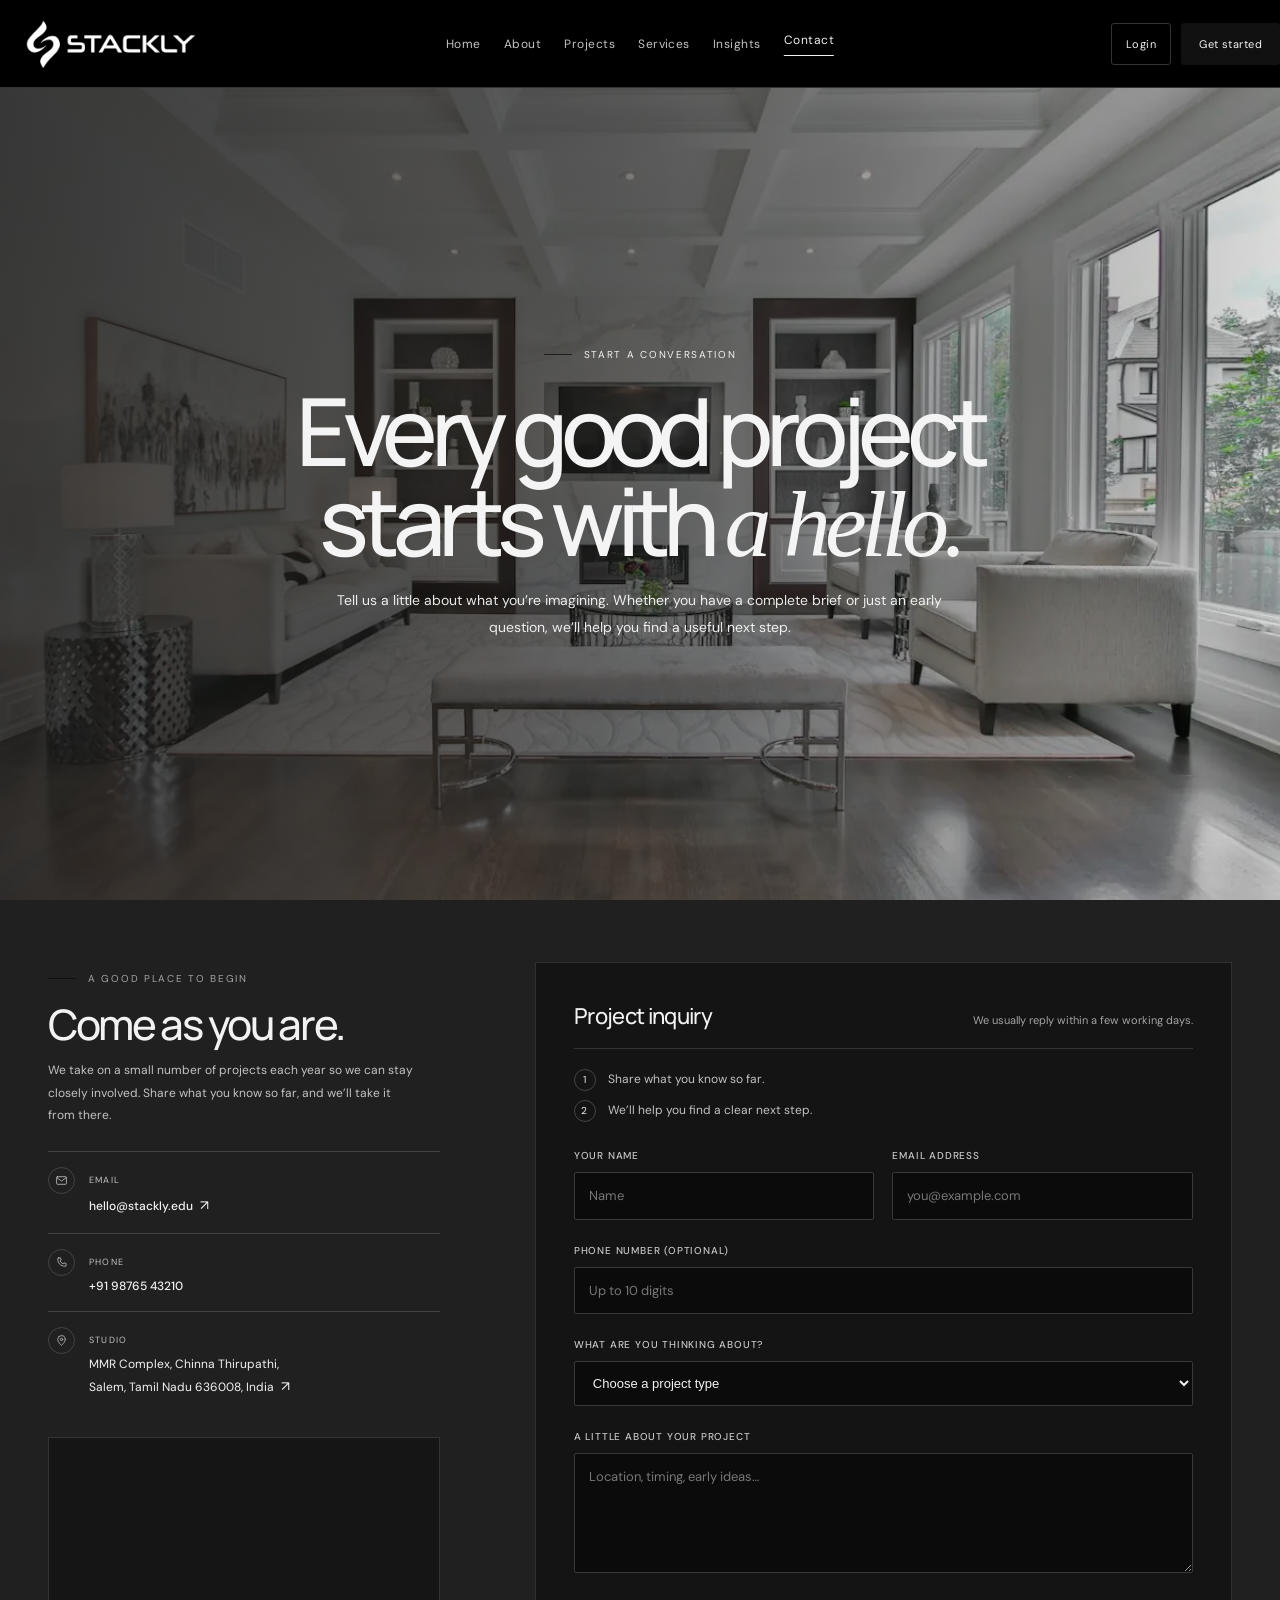
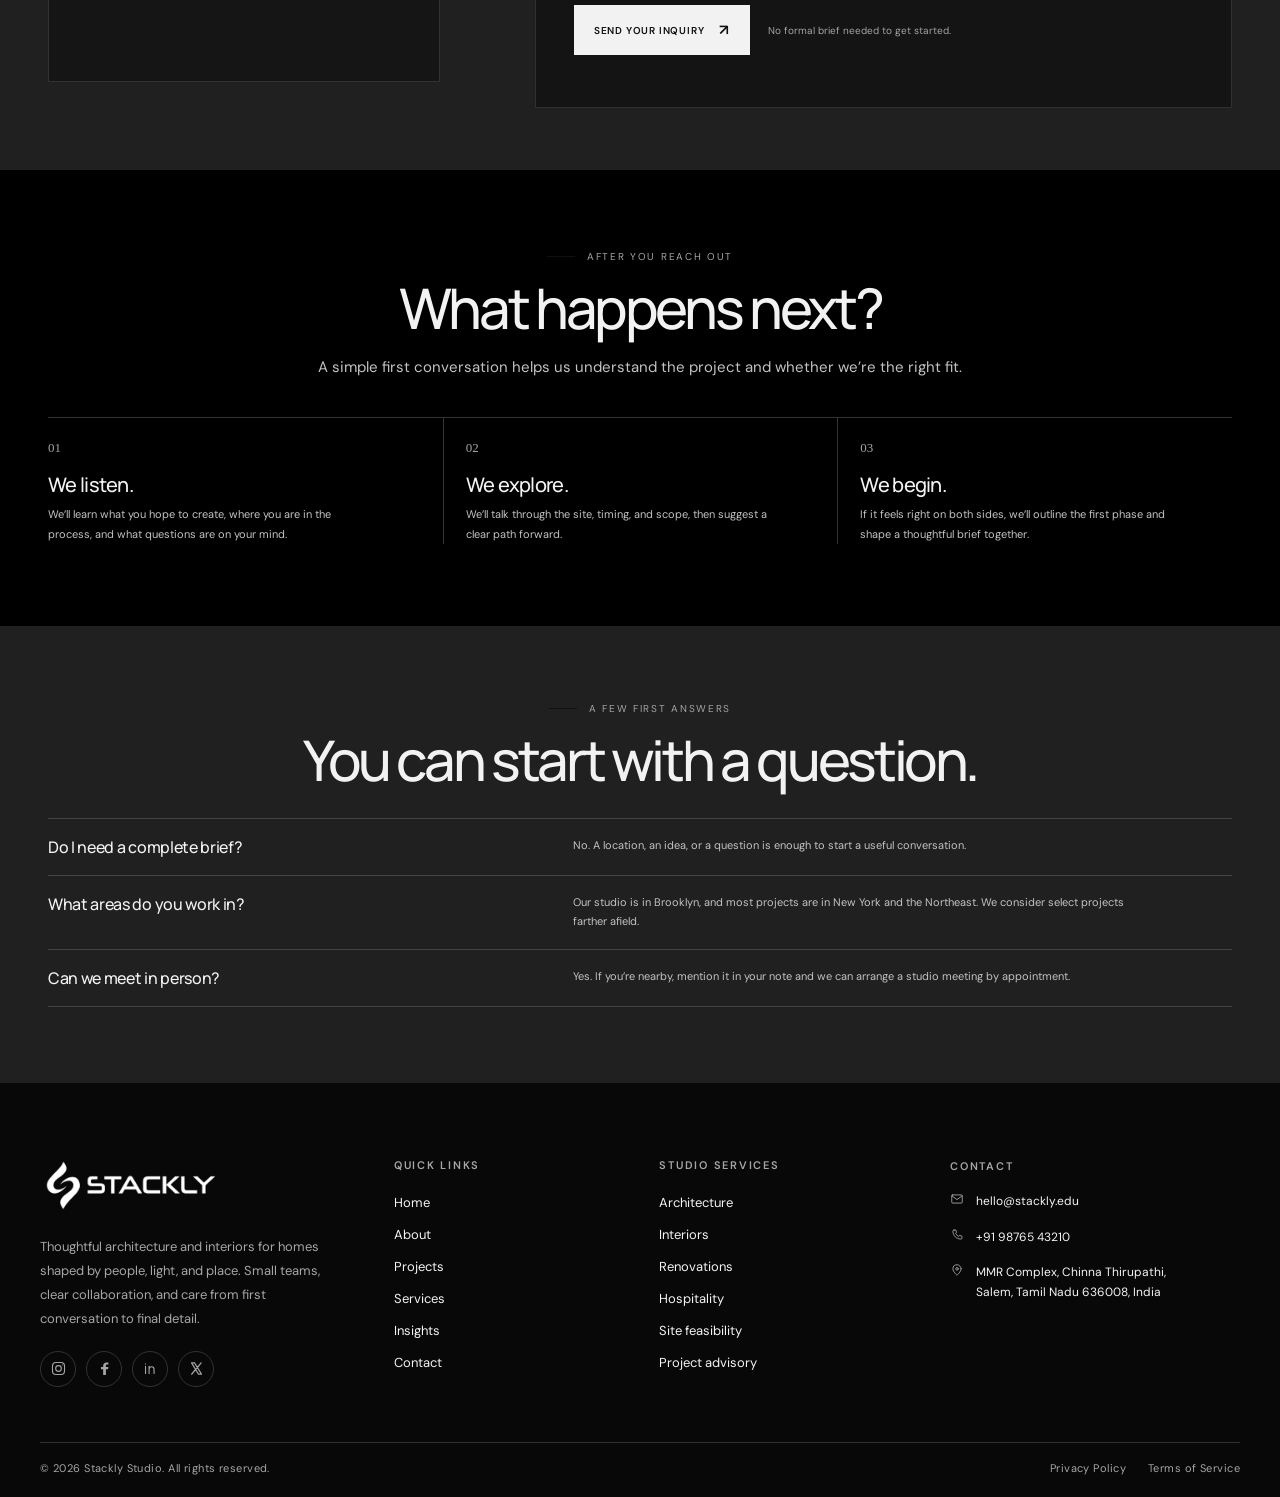
<file: contact.html>
<!doctype html><html lang="en"><head><meta charset="utf-8"><meta name="viewport" content="width=device-width,initial-scale=1"><meta name="description" content="Start a conversation with Atelier North about your architecture or interiors project."><title>Contact — Atelier North</title><link rel="stylesheet" href="styles.css"></head><body><header class="wrap topbar"><a class="brand" href="index.html"><img class="brand-logo" src="stackly_.webp" alt="Stackly"></a><button class="menu-toggle" aria-label="Toggle navigation" aria-expanded="false">☰</button><nav class="nav" aria-label="Main navigation"><div class="nav-primary"><a href="index.html">Home</a><a href="about.html">About</a><a href="projects.html">Projects</a><a href="services.html">Services</a><a href="insights.html">Insights</a><a class="active nav-contact" href="contact.html">Contact</a></div><div class="nav-account"><a href="login.html">Login</a><a class="nav-start" href="get-started.html">Get started</a></div></nav></header><main class="contact-page">
  <section class="wrap contact-hero">
    <div class="eyebrow">Start a conversation</div>
    <div class="contact-hero-row"><h1>Every good project<br>starts with <em>a hello.</em></h1><p>Tell us a little about what you’re imagining. Whether you have a complete brief or just an early question, we’ll help you find a useful next step.</p></div>
  </section>

  <section class="contact-main">
    <div class="wrap contact-main-grid">
      <aside class="contact-aside">
        <div class="eyebrow">A good place to begin</div>
        <h2>Come as you are.</h2>
        <p>We take on a small number of projects each year so we can stay closely involved. Share what you know so far, and we’ll take it from there.</p>
        <div class="contact-detail contact-detail-with-icon"><span class="contact-icon" aria-hidden="true"><svg viewBox="0 0 24 24"><path d="M3 6.5 12 13l9-6.5M4.5 5h15A1.5 1.5 0 0 1 21 6.5v11a1.5 1.5 0 0 1-1.5 1.5h-15A1.5 1.5 0 0 1 3 17.5v-11A1.5 1.5 0 0 1 4.5 5Z"/></svg></span><div><span>Email</span><a href="mailto:hello@stackly.edu">hello@stackly.edu <b>↗</b></a></div></div>
        <div class="contact-detail contact-detail-with-icon"><span class="contact-icon" aria-hidden="true"><svg viewBox="0 0 24 24"><path d="M7 3.5h3l1.4 4-2 1.6a15 15 0 0 0 5.5 5.5l1.6-2 4 1.4v3A2 2 0 0 1 18.3 19C10.6 18.6 5.4 13.4 5 5.7A2 2 0 0 1 7 3.5Z"/></svg></span><div><span>Phone</span><a href="tel:+919876543210">+91 98765 43210</a></div></div>
        <div class="contact-detail contact-detail-with-icon"><span class="contact-icon" aria-hidden="true"><svg viewBox="0 0 24 24"><path d="M19 10c0 5-7 11-7 11S5 15 5 10a7 7 0 1 1 14 0Z"/><circle cx="12" cy="10" r="2.2"/></svg></span><div><span>Studio</span><a class="contact-address" href="https://www.google.com/maps/place/MMR+Complex,+Chinna+Thirupathi,+Salem,+Tamil+Nadu+636008,+India/" target="_blank" rel="noopener noreferrer">MMR Complex, Chinna Thirupathi,<br>Salem, Tamil Nadu 636008, India <b>↗</b></a></div></div>
        <div class="contact-map"><iframe title="Map to MMR Complex, Chinna Thirupathi, Salem" src="https://maps.google.com/maps?q=MMR%20Complex%2C%20Chinna%20Thirupathi%2C%20Salem%2C%20Tamil%20Nadu%20636008%2C%20India&z=15&output=embed" loading="lazy" referrerpolicy="no-referrer-when-downgrade" allowfullscreen></iframe></div>
      </aside>

      <form class="contact-form" id="contact-form" novalidate>
        <div class="contact-form-head"><span>Project inquiry</span><span>We usually reply within a few working days.</span></div>
        <ul class="contact-inquiry-notes" aria-label="What to expect">
          <li><span>1</span>Share what you know so far.</li>
          <li><span>2</span>We’ll help you find a clear next step.</li>
        </ul>
        <div class="form-row"><div class="field"><label for="name">Your name</label><input id="name" name="name" autocomplete="name" required placeholder="Name"></div><div class="field"><label for="email">Email address</label><input id="email" name="email" type="email" autocomplete="email" required placeholder="you@example.com"></div></div>
        <div class="field"><label for="phone">Phone number (optional)</label><input id="phone" name="phone" type="tel" inputmode="numeric" autocomplete="tel" placeholder="Up to 10 digits"></div>
        <div class="field"><label for="type">What are you thinking about?</label><select id="type" name="type" required><option value="" disabled selected>Choose a project type</option><option>New home</option><option>Renovation</option><option>Interiors</option><option>Hospitality</option><option>Early-stage advice</option><option>Something else</option></select></div>
        <div class="field"><label for="message">A little about your project</label><textarea id="message" name="message" required placeholder="Location, timing, early ideas…"></textarea></div>
        <div class="contact-submit-row"><button class="submit" type="submit">Send your inquiry <span>↗</span></button><span>No formal brief needed to get started.</span></div>
        <p class="form-message" role="alert" aria-live="assertive"></p>
      </form>
    </div>
  </section>

  <section class="wrap contact-next section">
    <div class="section-head"><div><div class="eyebrow">After you reach out</div><h2>What happens next?</h2></div><p class="lead">A simple first conversation helps us understand the project and whether we’re the right fit.</p></div>
    <div class="contact-next-grid"><article><span>01</span><h3>We listen.</h3><p>We’ll learn what you hope to create, where you are in the process, and what questions are on your mind.</p></article><article><span>02</span><h3>We explore.</h3><p>We’ll talk through the site, timing, and scope, then suggest a clear path forward.</p></article><article><span>03</span><h3>We begin.</h3><p>If it feels right on both sides, we’ll outline the first phase and shape a thoughtful brief together.</p></article></div>
  </section>

  <section class="contact-faq">
    <div class="wrap section"><div class="section-head"><div><div class="eyebrow">A few first answers</div><h2>You can start with a question.</h2></div></div>
      <div class="contact-faq-list"><article><h3>Do I need a complete brief?</h3><p>No. A location, an idea, or a question is enough to start a useful conversation.</p></article><article><h3>What areas do you work in?</h3><p>Our studio is in Brooklyn, and most projects are in New York and the Northeast. We consider select projects farther afield.</p></article><article><h3>Can we meet in person?</h3><p>Yes. If you’re nearby, mention it in your note and we can arrange a studio meeting by appointment.</p></article></div>
    </div>
  </section>
</main><footer class="site-footer">
  <div class="site-footer-inner">
    <div class="site-footer-main">
      <div class="site-footer-brand">
        <a class="brand" href="index.html"><img class="brand-logo" src="stackly_.webp" alt="Stackly"></a>
        <p>Thoughtful architecture and interiors for homes shaped by people, light, and place. Small teams, clear collaboration, and care from first conversation to final detail.</p>
        <div class="site-footer-socials" aria-label="Social media">
  <a href="404.html" aria-label="Instagram"><svg viewBox="0 0 24 24" aria-hidden="true"><rect x="3.5" y="3.5" width="17" height="17" rx="5"/><circle cx="12" cy="12" r="4"/><circle cx="17.5" cy="6.8" r=".8" fill="currentColor" stroke="none"/></svg></a>
  <a href="404.html" aria-label="Facebook"><svg viewBox="0 0 24 24" aria-hidden="true"><path d="M14 21v-8h3l.5-3H14V8c0-.9.3-1.5 1.6-1.5h2V3.8c-.4-.1-1.5-.2-2.8-.2-2.8 0-4.7 1.7-4.7 4.8v1.6H7v3h3.1v8z" fill="currentColor" stroke="none"/></svg></a>
  <a href="404.html" aria-label="LinkedIn"><svg viewBox="0 0 24 24" aria-hidden="true"><path d="M5 9v10M5 5.5v.1M10 19v-10m0 4a3.5 3.5 0 0 1 7 0v6"/></svg></a>
  <a href="404.html" aria-label="X (Twitter)"><svg viewBox="0 0 24 24" aria-hidden="true"><path d="M5 4h4.2l9.8 16h-4.2L5 4Zm.5 16L18.5 4M5 20l6.2-7.6M12.8 11.6 18.5 4"/></svg></a>
</div>
      </div>
      <nav class="site-footer-nav" aria-label="Quick links">
        <h2>Quick links</h2>
        <div class="site-footer-quick-links"><a href="index.html">Home</a><a href="about.html">About</a><a href="projects.html">Projects</a><a href="services.html">Services</a><a href="insights.html">Insights</a><a href="contact.html">Contact</a></div>
      </nav>
      <nav class="site-footer-nav site-footer-services" aria-label="Studio services">
        <h2>Studio services</h2>
        <div class="site-footer-service-links"><a href="404.html">Architecture</a><a href="404.html">Interiors</a><a href="404.html">Renovations</a><a href="404.html">Hospitality</a><a href="404.html">Site feasibility</a><a href="404.html">Project advisory</a></div>
      </nav>
      <div class="site-footer-contact">
        <h2>Contact</h2>
        <a class="footer-contact-item" href="mailto:hello@stackly.edu"><svg viewBox="0 0 24 24" aria-hidden="true"><path d="M3 6.5 12 13l9-6.5M4.5 5h15A1.5 1.5 0 0 1 21 6.5v11a1.5 1.5 0 0 1-1.5 1.5h-15A1.5 1.5 0 0 1 3 17.5v-11A1.5 1.5 0 0 1 4.5 5Z"/></svg><span>hello@stackly.edu</span></a>
        <a class="footer-contact-item" href="tel:+919876543210"><svg viewBox="0 0 24 24" aria-hidden="true"><path d="M7 3.5h3l1.4 4-2 1.6a15 15 0 0 0 5.5 5.5l1.6-2 4 1.4v3A2 2 0 0 1 18.3 19C10.6 18.6 5.4 13.4 5 5.7A2 2 0 0 1 7 3.5Z"/></svg><span>+91 98765 43210</span></a>
        <a class="footer-contact-item" href="https://www.google.com/maps/place/MMR+Complex,+Chinna+Thirupathi,+Salem,+Tamil+Nadu+636008,+India/" target="_blank" rel="noopener noreferrer"><svg viewBox="0 0 24 24" aria-hidden="true"><path d="M19 10c0 5-7 11-7 11S5 15 5 10a7 7 0 1 1 14 0Z"/><circle cx="12" cy="10" r="2.2"/></svg><span>MMR Complex, Chinna Thirupathi,<br>Salem, Tamil Nadu 636008, India</span></a>
      </div>
    </div>
    <div class="site-footer-bottom"><span>© <span data-year></span> Stackly Studio. All rights reserved.</span><div class="site-footer-legal"><a href="404.html">Privacy Policy</a><a href="404.html">Terms of Service</a></div></div>
  </div>
</footer><script src="script.js"></script></body></html>
</file>
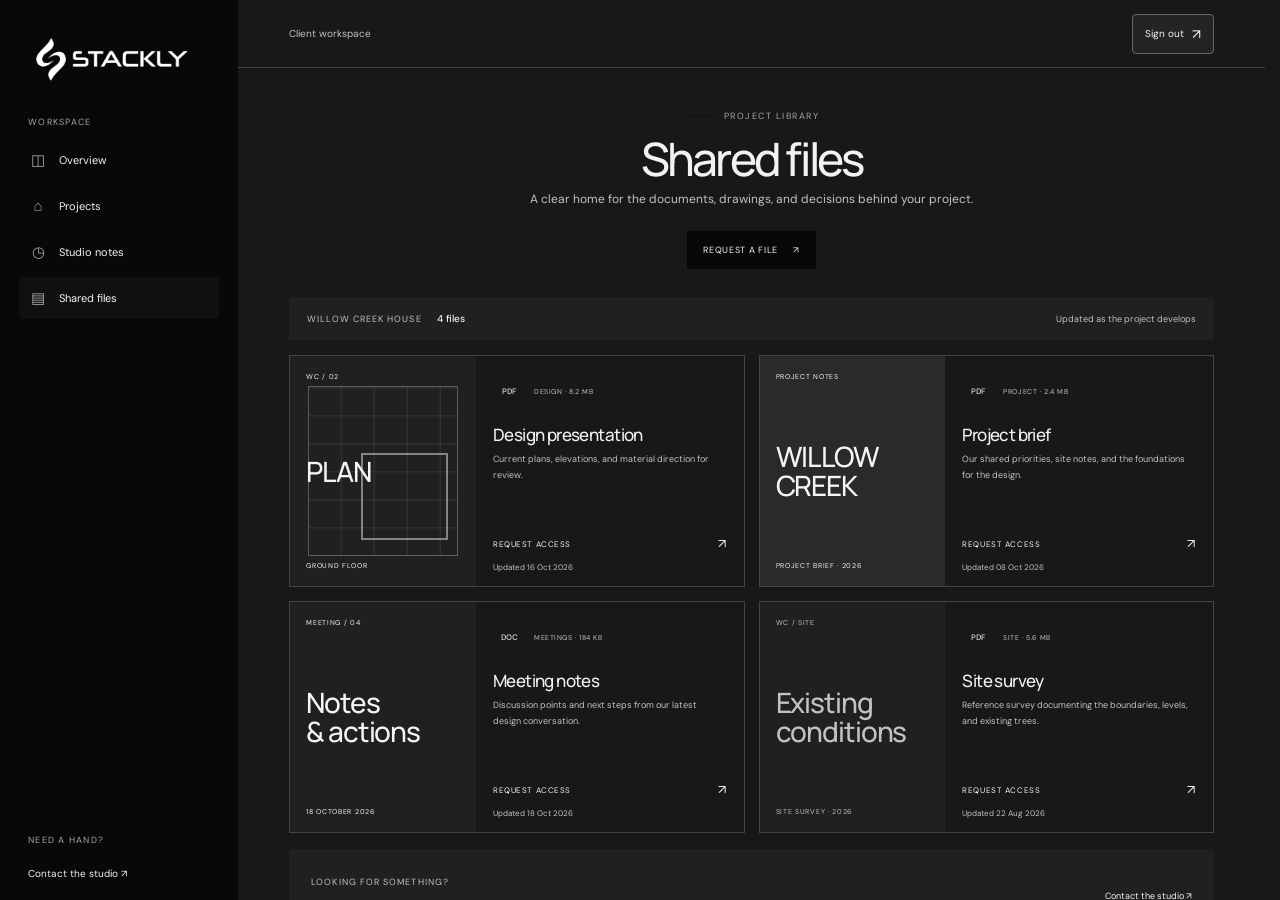
<file: dashboard-files.html>
<!doctype html>
<html lang="en">
<head>
  <meta charset="utf-8">
  <meta name="viewport" content="width=device-width,initial-scale=1">
  <meta name="description" content="Shared project files in your Stackly workspace.">
  <title>Shared files — Stackly</title>
  <link rel="stylesheet" href="styles.css">
</head>
<body class="dashboard-body">
  <div class="dashboard-app">
    <aside class="dashboard-sidebar">
      <a class="dashboard-brand" href="index.html"><img src="stackly_.webp" alt="Stackly"></a>
      <span class="dashboard-sidebar-label">Workspace</span>
      <nav class="dashboard-nav" aria-label="Dashboard navigation">
        <a href="dashboard.html"><span>◫</span>Overview</a>
        <a href="dashboard-projects.html"><span>⌂</span>Projects</a>
        <a href="dashboard-notes.html"><span>◷</span>Studio notes</a>
        <a class="selected" href="dashboard-files.html"><span>▤</span>Shared files</a>
      </nav>
      <div class="dashboard-sidebar-bottom"><span class="dashboard-sidebar-label">Need a hand?</span><a href="mailto:hello@stackly.edu">Contact the studio ↗</a></div>
    </aside>
    <div class="dashboard-content">
      <header class="dashboard-topbar"><span data-dashboard-role>Client workspace</span><span class="dashboard-user-email" data-dashboard-email></span><a href="login.html" aria-label="Sign out" class="dashboard-signout">Sign out <span>↗</span></a></header>
      <main class="dashboard-main">
        <section data-dashboard-view="client">
          <div class="dashboard-welcome"><div><div class="eyebrow">Project library</div><h1>Shared files</h1><p>A clear home for the documents, drawings, and decisions behind your project.</p></div><a class="dashboard-action" href="mailto:hello@stackly.edu?subject=Project%20files">Request a file <span>↗</span></a></div>
          <div class="file-library-toolbar"><div><span class="dashboard-card-kicker">Willow Creek House</span><strong>4 files</strong></div><span>Updated as the project develops</span></div>
          <section class="file-library-grid">
            <article class="file-library-card"><div class="file-preview file-preview-plan"><span>WC / 02</span><b>PLAN</b><small>GROUND FLOOR</small></div><div class="file-library-meta"><div><span class="file-type">PDF</span><span class="file-category">DESIGN · 8.2 MB</span></div><h2>Design presentation</h2><p>Current plans, elevations, and material direction for review.</p><a href="mailto:hello@stackly.edu?subject=Design%20presentation">Request access <b>↗</b></a><small>Updated 16 Oct 2026</small></div></article>
            <article class="file-library-card"><div class="file-preview file-preview-brief"><span>PROJECT NOTES</span><b>WILLOW<br>CREEK</b><small>PROJECT BRIEF · 2026</small></div><div class="file-library-meta"><div><span class="file-type">PDF</span><span class="file-category">PROJECT · 2.4 MB</span></div><h2>Project brief</h2><p>Our shared priorities, site notes, and the foundations for the design.</p><a href="mailto:hello@stackly.edu?subject=Project%20brief">Request access <b>↗</b></a><small>Updated 08 Oct 2026</small></div></article>
            <article class="file-library-card"><div class="file-preview file-preview-meeting"><span>MEETING / 04</span><b>Notes<br>& actions</b><small>18 OCTOBER 2026</small></div><div class="file-library-meta"><div><span class="file-type">DOC</span><span class="file-category">MEETINGS · 184 KB</span></div><h2>Meeting notes</h2><p>Discussion points and next steps from our latest design conversation.</p><a href="mailto:hello@stackly.edu?subject=Meeting%20notes">Request access <b>↗</b></a><small>Updated 18 Oct 2026</small></div></article>
            <article class="file-library-card"><div class="file-preview file-preview-site"><span>WC / SITE</span><b>Existing<br>conditions</b><small>SITE SURVEY · 2026</small></div><div class="file-library-meta"><div><span class="file-type">PDF</span><span class="file-category">SITE · 5.6 MB</span></div><h2>Site survey</h2><p>Reference survey documenting the boundaries, levels, and existing trees.</p><a href="mailto:hello@stackly.edu?subject=Site%20survey">Request access <b>↗</b></a><small>Updated 22 Aug 2026</small></div></article>
          </section>
          <div class="file-help"><div><span class="dashboard-card-kicker">Looking for something?</span><h2>We can help find the right file.</h2></div><a href="mailto:hello@stackly.edu?subject=Help%20with%20project%20files">Contact the studio ↗</a></div>
        </section>
        <section data-dashboard-view="admin" hidden>
          <div class="dashboard-welcome"><div><div class="eyebrow">Studio library</div><h1>Shared files</h1><p>Keep project documents organized and ready to share with clients.</p></div><a class="dashboard-action" href="mailto:hello@stackly.edu?subject=Upload%20project%20file">Add a file <span>↗</span></a></div>
          <div class="notes-admin-summary"><article><span>LIBRARY FILES</span><strong>24</strong><small>Across four projects</small></article><article><span>CLIENT SHARED</span><strong>18</strong><small>Available to clients</small></article><article><span>TO REVIEW</span><strong>03</strong><small>Before sharing</small></article></div>
          <section class="dashboard-panel"><div class="dashboard-panel-heading"><div><span class="dashboard-card-kicker">Recent documents</span><h2>Studio file index</h2></div><span class="dashboard-date">Updated this month</span></div><div class="admin-table-wrap"><table class="admin-project-table dashboard-files-admin-table"><thead><tr><th>File</th><th>Project</th><th>Type</th><th>Updated</th><th>Sharing</th></tr></thead><tbody><tr><td data-label="File"><strong>Design presentation</strong><small>Current plans and material direction</small></td><td data-label="Project">Willow Creek House</td><td data-label="Type">PDF · 8.2 MB</td><td data-label="Updated">16 Oct 2026</td><td data-label="Sharing"><span class="status-pill">Client shared</span></td></tr><tr><td data-label="File"><strong>Meeting notes</strong><small>Design review notes and actions</small></td><td data-label="Project">Willow Creek House</td><td data-label="Type">DOC · 184 KB</td><td data-label="Updated">18 Oct 2026</td><td data-label="Sharing"><span class="status-pill">Client shared</span></td></tr><tr><td data-label="File"><strong>Concept options</strong><small>Two massing directions</small></td><td data-label="Project">Garden House</td><td data-label="Type">PDF · 6.1 MB</td><td data-label="Updated">16 Oct 2026</td><td data-label="Sharing"><span class="status-pill status-review">Review first</span></td></tr><tr><td data-label="File"><strong>Site coordination notes</strong><small>Inspection follow-up</small></td><td data-label="Project">The Fieldhouse</td><td data-label="Type">PDF · 1.2 MB</td><td data-label="Updated">14 Oct 2026</td><td data-label="Sharing"><span class="status-pill">Client shared</span></td></tr><tr><td data-label="File"><strong>Finish samples</strong><small>Stone and timber selections</small></td><td data-label="Project">Park Slope Residence</td><td data-label="Type">PDF · 3.4 MB</td><td data-label="Updated">10 Oct 2026</td><td data-label="Sharing"><span class="status-pill status-review">Awaiting approval</span></td></tr></tbody></table></div></section>
          <div class="file-help"><div><span class="dashboard-card-kicker">Studio workflow</span><h2>Check access and approvals before sharing.</h2></div><span>Client downloads are not connected in this prototype.</span></div>
        </section>
      </main>
    </div>
  </div>
  <script src="script.js"></script>
</body>
</html>
</file>
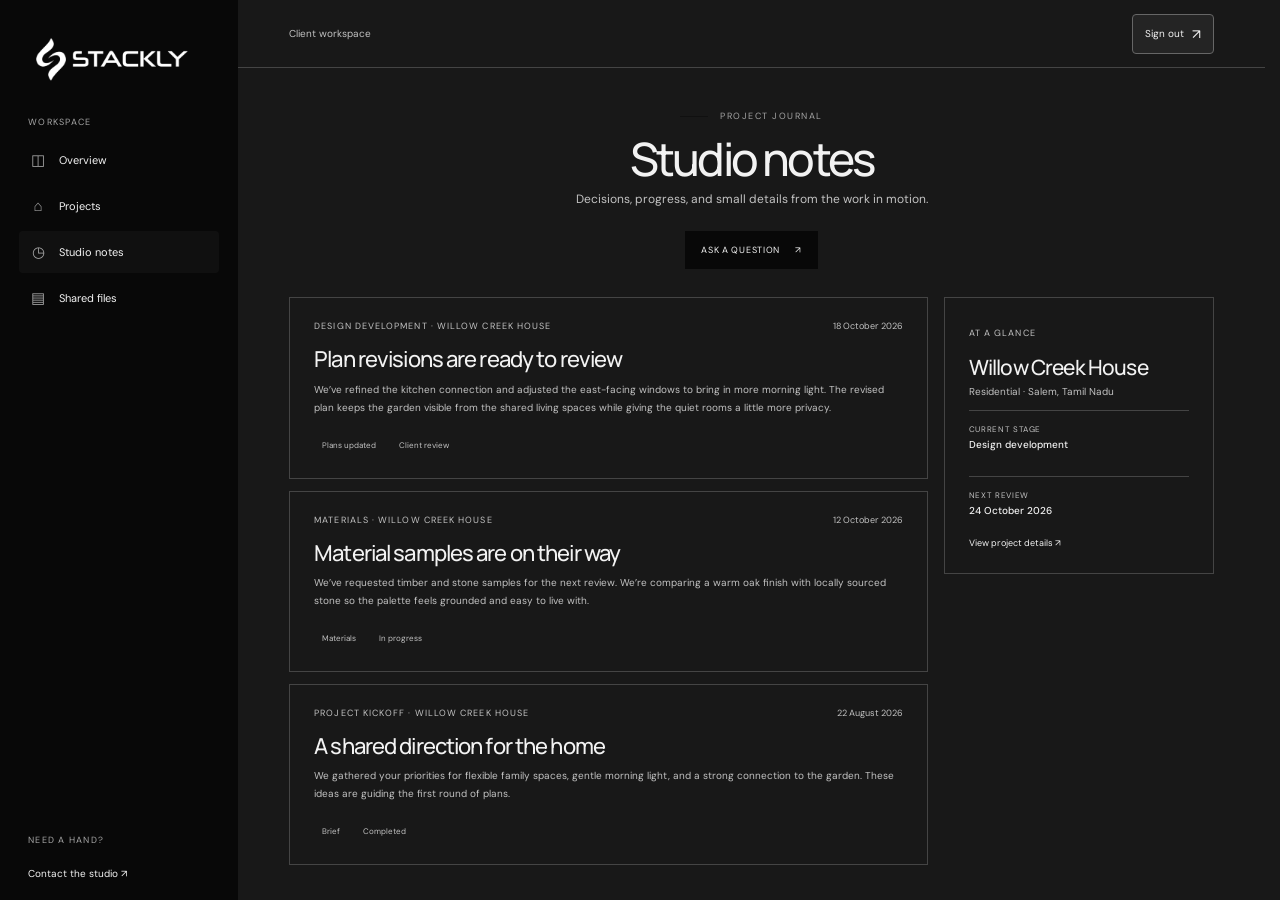
<file: dashboard-notes.html>
<!doctype html>
<html lang="en">
<head>
  <meta charset="utf-8">
  <meta name="viewport" content="width=device-width,initial-scale=1">
  <meta name="description" content="Studio updates and notes for your Stackly projects.">
  <title>Studio notes — Stackly</title>
  <link rel="stylesheet" href="styles.css">
</head>
<body class="dashboard-body">
  <div class="dashboard-app">
    <aside class="dashboard-sidebar">
      <a class="dashboard-brand" href="index.html"><img src="stackly_.webp" alt="Stackly"></a>
      <span class="dashboard-sidebar-label">Workspace</span>
      <nav class="dashboard-nav" aria-label="Dashboard navigation">
        <a href="dashboard.html"><span>◫</span>Overview</a>
        <a href="dashboard-projects.html"><span>⌂</span>Projects</a>
        <a class="selected" href="dashboard-notes.html"><span>◷</span>Studio notes</a>
        <a href="dashboard-files.html"><span>▤</span>Shared files</a>
      </nav>
      <div class="dashboard-sidebar-bottom"><span class="dashboard-sidebar-label">Need a hand?</span><a href="mailto:hello@stackly.edu">Contact the studio ↗</a></div>
    </aside>
    <div class="dashboard-content">
      <header class="dashboard-topbar"><span data-dashboard-role>Client workspace</span><span class="dashboard-user-email" data-dashboard-email></span><a href="login.html" aria-label="Sign out" class="dashboard-signout">Sign out <span>↗</span></a></header>
      <main class="dashboard-main">
        <section data-dashboard-view="client">
          <div class="dashboard-welcome"><div><div class="eyebrow">Project journal</div><h1>Studio notes</h1><p>Decisions, progress, and small details from the work in motion.</p></div><a class="dashboard-action" href="mailto:hello@stackly.edu?subject=Question%20about%20an%20update">Ask a question <span>↗</span></a></div>
          <div class="notes-layout"><div class="notes-feed">
            <article class="note-card note-card-featured"><div class="note-card-head"><span class="dashboard-card-kicker">Design development · Willow Creek House</span><time datetime="2026-10-18">18 October 2026</time></div><h2>Plan revisions are ready to review</h2><p>We’ve refined the kitchen connection and adjusted the east-facing windows to bring in more morning light. The revised plan keeps the garden visible from the shared living spaces while giving the quiet rooms a little more privacy.</p><div class="note-tags"><span>Plans updated</span><span>Client review</span></div></article>
            <article class="note-card"><div class="note-card-head"><span class="dashboard-card-kicker">Materials · Willow Creek House</span><time datetime="2026-10-12">12 October 2026</time></div><h2>Material samples are on their way</h2><p>We’ve requested timber and stone samples for the next review. We’re comparing a warm oak finish with locally sourced stone so the palette feels grounded and easy to live with.</p><div class="note-tags"><span>Materials</span><span>In progress</span></div></article>
            <article class="note-card"><div class="note-card-head"><span class="dashboard-card-kicker">Project kickoff · Willow Creek House</span><time datetime="2026-08-22">22 August 2026</time></div><h2>A shared direction for the home</h2><p>We gathered your priorities for flexible family spaces, gentle morning light, and a strong connection to the garden. These ideas are guiding the first round of plans.</p><div class="note-tags"><span>Brief</span><span>Completed</span></div></article>
          </div><aside class="notes-aside"><span class="dashboard-card-kicker">At a glance</span><h2>Willow Creek House</h2><p class="dashboard-project-meta">Residential · Salem, Tamil Nadu</p><div class="notes-aside-row"><span>Current stage</span><strong>Design development</strong></div><div class="notes-aside-row"><span>Next review</span><strong>24 October 2026</strong></div><a href="dashboard-projects.html">View project details ↗</a></aside></div>
        </section>
        <section data-dashboard-view="admin" hidden>
          <div class="dashboard-welcome"><div><div class="eyebrow">Team updates</div><h1>Studio notes</h1><p>Recent project communication and decisions across the studio.</p></div><a class="dashboard-action" href="mailto:hello@stackly.edu?subject=Studio%20update">Draft an update <span>↗</span></a></div>
          <div class="notes-admin-summary"><article><span>CLIENT UPDATES</span><strong>08</strong><small>Shared this month</small></article><article><span>WAITING FOR REVIEW</span><strong>03</strong><small>Across active projects</small></article><article><span>RECENTLY UPDATED</span><strong>18 Oct</strong><small>Willow Creek House</small></article></div>
          <section class="dashboard-panel"><div class="dashboard-panel-heading"><div><span class="dashboard-card-kicker">Recent activity</span><h2>Project updates</h2></div><span class="dashboard-date">October 2026</span></div>
            <article class="admin-note-row"><span class="update-dot"></span><div><div class="note-card-head"><strong>Willow Creek House</strong><time datetime="2026-10-18">18 Oct</time></div><h3>Plan revisions are ready to review</h3><p>Updated kitchen connection and east-facing windows. Client review scheduled for 24 October.</p></div><span class="status-pill status-review">Needs review</span></article>
            <article class="admin-note-row"><span class="update-dot"></span><div><div class="note-card-head"><strong>Garden House</strong><time datetime="2026-10-16">16 Oct</time></div><h3>Concept options prepared</h3><p>Two massing directions ready for the client conversation on 28 October.</p></div><span class="status-pill">Shared</span></article>
            <article class="admin-note-row"><span class="update-dot muted"></span><div><div class="note-card-head"><strong>The Fieldhouse</strong><time datetime="2026-10-14">14 Oct</time></div><h3>Site coordination notes added</h3><p>Contractor questions and the next inspection items are recorded in the project library.</p></div><span class="status-pill">Complete</span></article>
            <article class="admin-note-row"><span class="update-dot muted"></span><div><div class="note-card-head"><strong>Park Slope Residence</strong><time datetime="2026-10-10">10 Oct</time></div><h3>Finish samples sent for approval</h3><p>Stone and timber selections are with the client for review.</p></div><span class="status-pill status-review">Awaiting reply</span></article>
          </section>
        </section>
      </main>
    </div>
  </div>
  <script src="script.js"></script>
</body>
</html>
</file>
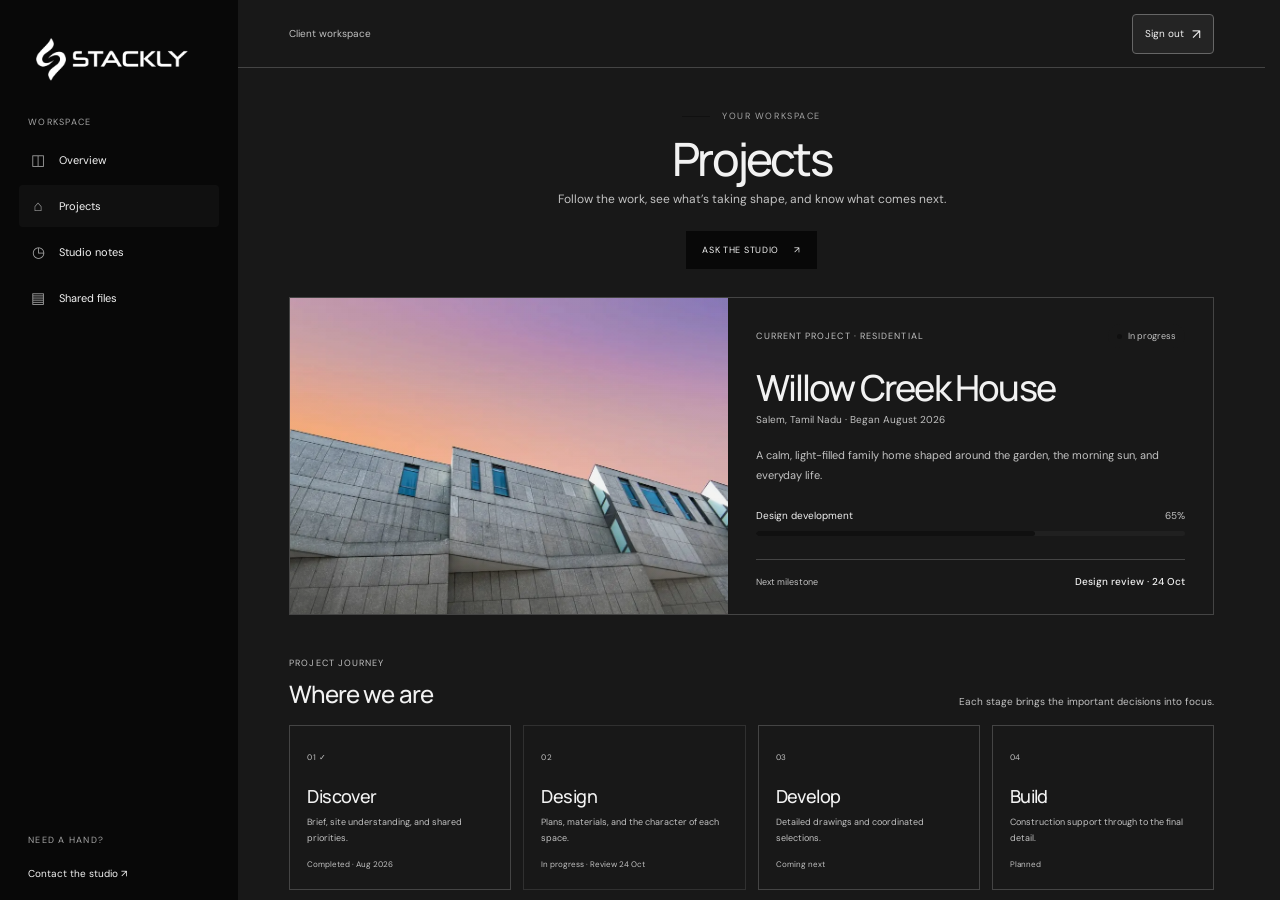
<file: dashboard-projects.html>
<!doctype html>
<html lang="en">
<head>
  <meta charset="utf-8">
  <meta name="viewport" content="width=device-width,initial-scale=1">
  <meta name="description" content="Projects in your Stackly workspace.">
  <title>Projects — Stackly</title>
  <link rel="stylesheet" href="styles.css">
</head>
<body class="dashboard-body">
  <div class="dashboard-app">
    <aside class="dashboard-sidebar">
      <a class="dashboard-brand" href="index.html"><img src="stackly_.webp" alt="Stackly"></a>
      <span class="dashboard-sidebar-label">Workspace</span>
      <nav class="dashboard-nav" aria-label="Dashboard navigation">
        <a href="dashboard.html"><span>◫</span>Overview</a>
        <a class="selected" href="dashboard-projects.html"><span>⌂</span>Projects</a>
        <a href="dashboard-notes.html"><span>◷</span>Studio notes</a>
        <a href="dashboard-files.html"><span>▤</span>Shared files</a>
      </nav>
      <div class="dashboard-sidebar-bottom"><span class="dashboard-sidebar-label">Need a hand?</span><a href="mailto:hello@stackly.edu">Contact the studio ↗</a></div>
    </aside>
    <div class="dashboard-content">
      <header class="dashboard-topbar"><span data-dashboard-role>Client workspace</span><span class="dashboard-user-email" data-dashboard-email></span><a href="login.html" aria-label="Sign out" class="dashboard-signout">Sign out <span>↗</span></a></header>
      <main class="dashboard-main">
        <section data-dashboard-view="client">
          <div class="dashboard-welcome"><div><div class="eyebrow">Your workspace</div><h1>Projects</h1><p>Follow the work, see what’s taking shape, and know what comes next.</p></div><a class="dashboard-action" href="mailto:hello@stackly.edu?subject=Project%20question">Ask the studio <span>↗</span></a></div>
          <article class="workspace-feature"><div class="workspace-feature-image" role="img" aria-label="Warm contemporary home surrounded by trees"></div><div class="workspace-feature-copy"><div class="dashboard-card-top"><span>Current project · Residential</span><span class="status-pill">In progress</span></div><h2>Willow Creek House</h2><p class="dashboard-project-meta">Salem, Tamil Nadu · Began August 2026</p><p>A calm, light-filled family home shaped around the garden, the morning sun, and everyday life.</p><div class="dashboard-progress-heading"><span>Design development</span><span>65%</span></div><div class="dashboard-progress"><span></span></div><div class="dashboard-project-footer"><span>Next milestone</span><strong>Design review · 24 Oct</strong></div></div></article>
          <div class="workspace-section-heading"><div><span class="dashboard-card-kicker">Project journey</span><h2>Where we are</h2></div><p>Each stage brings the important decisions into focus.</p></div>
          <div class="workspace-stage-grid"><article class="is-complete"><span>01</span><h3>Discover</h3><p>Brief, site understanding, and shared priorities.</p><small>Completed · Aug 2026</small></article><article class="is-current"><span>02</span><h3>Design</h3><p>Plans, materials, and the character of each space.</p><small>In progress · Review 24 Oct</small></article><article><span>03</span><h3>Develop</h3><p>Detailed drawings and coordinated selections.</p><small>Coming next</small></article><article><span>04</span><h3>Build</h3><p>Construction support through to the final detail.</p><small>Planned</small></article></div>
        </section>
        <section data-dashboard-view="admin" hidden>
          <div class="dashboard-welcome"><div><div class="eyebrow">Studio workspace</div><h1>Projects</h1><p>Active work, project stage, and the next client milestone.</p></div><a class="dashboard-action" href="contact.html">New inquiry <span>↗</span></a></div>
          <section class="dashboard-panel admin-project-panel"><div class="dashboard-panel-heading"><div><span class="dashboard-card-kicker">Active portfolio</span><h2>Project pipeline</h2></div><span class="status-pill">4 active</span></div><div class="admin-table-wrap"><table class="admin-project-table"><thead><tr><th>Project</th><th>Client</th><th>Stage</th><th>Next milestone</th><th>Status</th></tr></thead><tbody><tr><td><strong>Willow Creek House</strong><small>Residential · Salem</small></td><td>Jamie Morgan</td><td>Design development</td><td>Design review · 24 Oct</td><td><span class="status-pill">On track</span></td></tr><tr><td><strong>Garden House</strong><small>Residential · Amagansett</small></td><td>Alex Rivera</td><td>Concept design</td><td>Concept review · 28 Oct</td><td><span class="status-pill">On track</span></td></tr><tr><td><strong>The Fieldhouse</strong><small>Hospitality · Hudson</small></td><td>Taylor Chen</td><td>Construction</td><td>Site visit · 30 Oct</td><td><span class="status-pill status-review">In review</span></td></tr><tr><td><strong>Park Slope Residence</strong><small>Interiors · Brooklyn</small></td><td>Casey Ellis</td><td>Interior detailing</td><td>Finish approval · 02 Nov</td><td><span class="status-pill">On track</span></td></tr></tbody></table></div></section>
          <div class="workspace-stage-grid admin-project-cards"><article><span>THIS WEEK</span><h3>3 client milestones</h3><p>Keep reviews, approvals, and site coordination moving.</p></article><article><span>IN DESIGN</span><h3>2 projects</h3><p>Willow Creek House and Garden House.</p></article><article><span>ON SITE</span><h3>1 project</h3><p>The Fieldhouse · Site visit scheduled 30 Oct.</p></article><article><span>INTERIORS</span><h3>1 project</h3><p>Park Slope Residence · Finishes in review.</p></article></div>
        </section>
      </main>
    </div>
  </div>
  <script src="script.js"></script>
</body>
</html>
</file>
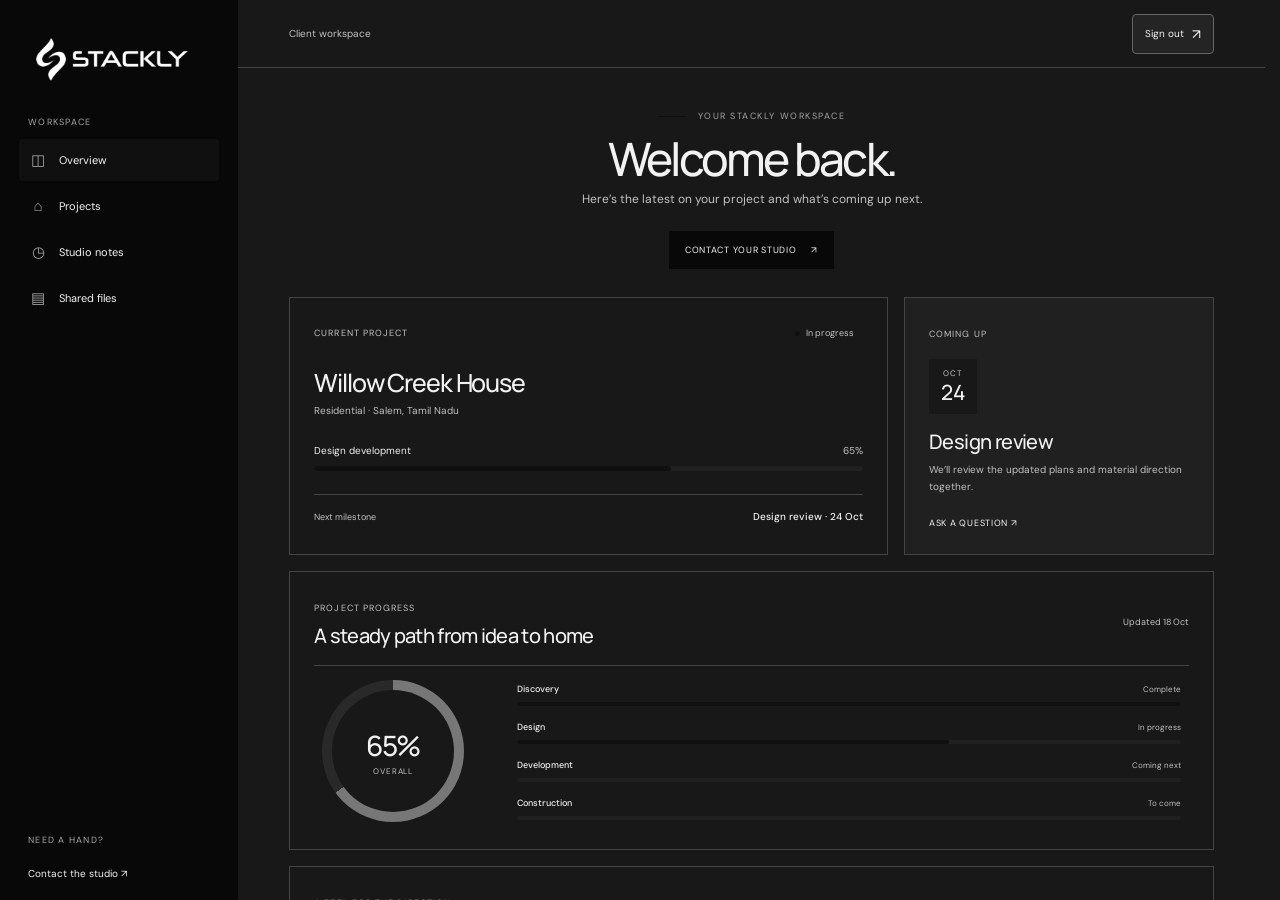
<file: dashboard.html>
<!doctype html>
<html lang="en">
<head>
  <meta charset="utf-8">
  <meta name="viewport" content="width=device-width,initial-scale=1">
  <meta name="description" content="Stackly project dashboard.">
  <title>Project dashboard — Stackly</title>
  <link rel="stylesheet" href="styles.css">
</head>
<body class="dashboard-body">
  <div class="dashboard-app">
    <aside class="dashboard-sidebar">
      <a class="dashboard-brand" href="index.html"><img src="stackly_.webp" alt="Stackly"></a>
      <span class="dashboard-sidebar-label">Workspace</span>
      <nav class="dashboard-nav" aria-label="Dashboard navigation">
        <a class="selected" href="dashboard.html"><span>◫</span>Overview</a>
        <a href="dashboard-projects.html"><span>⌂</span>Projects</a>
        <a href="dashboard-notes.html"><span>◷</span>Studio notes</a>
        <a href="dashboard-files.html"><span>▤</span>Shared files</a>
      </nav>
      <div class="dashboard-sidebar-bottom"><span class="dashboard-sidebar-label">Need a hand?</span><a href="mailto:hello@stackly.edu">Contact the studio ↗</a></div>
    </aside>

    <div class="dashboard-content">
      <header class="dashboard-topbar"><span data-dashboard-role>Client workspace</span><span class="dashboard-user-email" data-dashboard-email></span><a href="login.html" aria-label="Sign out" class="dashboard-signout">Sign out <span>↗</span></a></header>
      <main class="dashboard-main">
        <section data-dashboard-view="client" id="overview">
          <div class="dashboard-welcome"><div><div class="eyebrow">Your Stackly workspace</div><h1>Welcome back.</h1><p>Here’s the latest on your project and what’s coming up next.</p></div><a class="dashboard-action" href="mailto:hello@stackly.edu?subject=Project%20question">Contact your studio <span>↗</span></a></div>
          <div class="dashboard-client-grid">
            <article class="dashboard-project-card" id="project-work"><div class="dashboard-card-top"><span>Current project</span><span class="status-pill">In progress</span></div><h2>Willow Creek House</h2><p class="dashboard-project-meta">Residential · Salem, Tamil Nadu</p><div class="dashboard-progress-heading"><span>Design development</span><span>65%</span></div><div class="dashboard-progress"><span></span></div><div class="dashboard-project-footer"><span>Next milestone</span><strong>Design review · 24 Oct</strong></div></article>
            <article class="dashboard-next-card"><span class="dashboard-card-kicker">Coming up</span><div class="dashboard-calendar"><span>OCT</span><strong>24</strong></div><h2>Design review</h2><p>We’ll review the updated plans and material direction together.</p><a href="mailto:hello@stackly.edu?subject=Design%20review">Ask a question <span>↗</span></a></article>
          </div>
          <section class="dashboard-panel client-progress-panel"><div class="dashboard-panel-heading"><div><span class="dashboard-card-kicker">Project progress</span><h2>A steady path from idea to home</h2></div><span class="dashboard-date">Updated 18 Oct</span></div><div class="client-progress-layout"><div class="progress-ring" role="img" aria-label="Overall project progress: 65 percent"><div><strong>65%</strong><span>overall</span></div></div><div class="progress-breakdown"><div><span><b>Discovery</b><small>Complete</small></span><div class="dashboard-progress"><span style="width:100%"></span></div></div><div><span><b>Design</b><small>In progress</small></span><div class="dashboard-progress"><span style="width:65%"></span></div></div><div><span><b>Development</b><small>Coming next</small></span><div class="dashboard-progress"><span style="width:0%"></span></div></div><div><span><b>Construction</b><small>To come</small></span><div class="dashboard-progress"><span style="width:0%"></span></div></div></div></div></section>
          <section class="dashboard-panel project-moments"><div class="dashboard-panel-heading"><div><span class="dashboard-card-kicker">A feel for the direction</span><h2>Project inspiration</h2></div><a class="dashboard-panel-link" href="dashboard-projects.html">Project details ↗</a></div><div class="project-moment-grid"><figure><img loading="lazy" src="images/photo-51.webp" alt="Quiet modern home opening onto a leafy courtyard"><figcaption><strong>Connected to the garden</strong><span>Space · Light · Landscape</span></figcaption></figure><figure><img loading="lazy" src="images/photo-52.webp" alt="Natural timber and stone finishes in a warm interior"><figcaption><strong>Honest, tactile materials</strong><span>Oak · Limestone · Plaster</span></figcaption></figure><figure><img loading="lazy" src="images/photo-53.webp" alt="Sunlight entering a calm living room through large windows"><figcaption><strong>Soft morning light</strong><span>East-facing living spaces</span></figcaption></figure></div></section>
          <div class="dashboard-lower-grid">
            <section class="dashboard-panel" id="updates"><div class="dashboard-panel-heading"><div><span class="dashboard-card-kicker">Latest update</span><h2>Studio notes</h2></div><a class="dashboard-panel-link" href="dashboard-notes.html">All notes ↗</a></div><article class="dashboard-update"><span class="update-dot"></span><div><h3>Plan revisions are ready to review</h3><p>We’ve refined the kitchen connection and adjusted the east-facing windows to bring in more morning light.</p><a href="dashboard-notes.html">View project update ↗</a></div></article><article class="dashboard-update"><span class="update-dot muted"></span><div><h3>Material samples have been requested</h3><p>Timber and stone samples are on their way to the studio for our next review.</p><span class="dashboard-date">12 Oct 2026</span></div></article></section>
            <section class="dashboard-panel" id="shared-files"><div class="dashboard-panel-heading"><div><span class="dashboard-card-kicker">Project library</span><h2>Shared files</h2></div><a class="dashboard-panel-link" href="dashboard-files.html">All files ↗</a></div><a class="dashboard-file" href="dashboard-files.html"><span class="file-type">PDF</span><span><strong>Project brief</strong><small>Updated 08 Oct 2026 · 2.4 MB</small></span><b>↗</b></a><a class="dashboard-file" href="dashboard-files.html"><span class="file-type">PDF</span><span><strong>Design presentation</strong><small>Updated 16 Oct 2026 · 8.1 MB</small></span><b>↗</b></a><a class="dashboard-file" href="dashboard-files.html"><span class="file-type">DOC</span><span><strong>Meeting notes</strong><small>Updated 18 Oct 2026 · 184 KB</small></span><b>↗</b></a></section>
          </div>
        </section>

        <section data-dashboard-view="admin" id="admin-overview" hidden>
          <div class="dashboard-welcome"><div><div class="eyebrow">Studio overview</div><h1 data-time-greeting>Good morning.</h1><p>A snapshot of active work and the next items for the team.</p></div><a class="dashboard-action" href="contact.html">New inquiry <span>↗</span></a></div>
          <div class="admin-stat-grid"><article><span>Active projects</span><strong>04</strong><small>Across 3 project stages</small></article><article><span>New inquiries</span><strong>02</strong><small>Awaiting first response</small></article><article><span>Client reviews</span><strong>03</strong><small>Ready for your attention</small></article><article><span>Upcoming meetings</span><strong>05</strong><small>Over the next 14 days</small></article></div>
          <section class="dashboard-panel studio-analytics"><div class="dashboard-panel-heading"><div><span class="dashboard-card-kicker">Studio activity</span><h2>A measured week</h2></div><span class="dashboard-date">12–18 October 2026</span></div><div class="analytics-grid"><div class="activity-chart" role="img" aria-label="Studio activity this week: Monday 3, Tuesday 5, Wednesday 4, Thursday 7, Friday 6, Saturday 2, Sunday 1 completed milestones"><div class="chart-y-labels"><span>8</span><span>6</span><span>4</span><span>2</span><span>0</span></div><div class="chart-plot"><div class="chart-grid-lines"><i></i><i></i><i></i><i></i><i></i></div><div class="chart-bars"><div><span style="height:38%"></span><small>Mon</small></div><div><span style="height:63%"></span><small>Tue</small></div><div><span style="height:50%"></span><small>Wed</small></div><div><span style="height:88%"></span><small>Thu</small></div><div><span style="height:75%"></span><small>Fri</small></div><div><span style="height:25%"></span><small>Sat</small></div><div><span style="height:13%"></span><small>Sun</small></div></div></div></div><div class="pipeline-summary"><div class="pipeline-donut" role="img" aria-label="Four active projects: two in design, one in construction, one in interior detailing"><span><strong>04</strong><small>active</small></span></div><div class="pipeline-legend"><span><i class="legend-design"></i>Design <b>2</b></span><span><i class="legend-build"></i>Construction <b>1</b></span><span><i class="legend-interior"></i>Interiors <b>1</b></span></div></div></div><p class="analytics-caption">Completed team milestones, grouped by day. Pipeline counts reflect current active work.</p></section>
          <section class="dashboard-panel admin-project-panel" id="admin-project-table"><div class="dashboard-panel-heading"><div><span class="dashboard-card-kicker">Studio pipeline</span><h2>Project overview</h2></div><a class="dashboard-panel-link" href="projects.html">Portfolio ↗</a></div><div class="admin-table-wrap"><table class="admin-project-table"><thead><tr><th>Project</th><th>Client</th><th>Stage</th><th>Next milestone</th><th>Status</th></tr></thead><tbody><tr><td><img loading="lazy" class="admin-project-thumb" src="images/photo-54.webp" alt=""><span class="admin-project-name"><strong>Willow Creek House</strong><small>Residential · Salem</small></span></td><td>Jamie Morgan</td><td>Design development</td><td>Design review · 24 Oct</td><td><span class="status-pill">On track</span></td></tr><tr><td><img loading="lazy" class="admin-project-thumb" src="images/photo-55.webp" alt=""><span class="admin-project-name"><strong>Garden House</strong><small>Residential · Amagansett</small></span></td><td>Alex Rivera</td><td>Concept design</td><td>Concept review · 28 Oct</td><td><span class="status-pill">On track</span></td></tr><tr><td><img loading="lazy" class="admin-project-thumb" src="images/photo-56.webp" alt=""><span class="admin-project-name"><strong>The Fieldhouse</strong><small>Hospitality · Hudson</small></span></td><td>Taylor Chen</td><td>Construction</td><td>Site visit · 30 Oct</td><td><span class="status-pill status-review">In review</span></td></tr><tr><td><img loading="lazy" class="admin-project-thumb" src="images/photo-58.webp" alt=""><span class="admin-project-name"><strong>Park Slope Residence</strong><small>Interiors · Brooklyn</small></span></td><td>Casey Ellis</td><td>Interior detailing</td><td>Finish approval · 02 Nov</td><td><span class="status-pill">On track</span></td></tr></tbody></table></div></section>
          <div class="dashboard-admin-lower"><section class="dashboard-panel" id="admin-tasks"><div class="dashboard-panel-heading"><div><span class="dashboard-card-kicker">Needs attention</span><h2>Team follow-up</h2></div></div><article class="admin-task"><span class="task-indicator"></span><div><strong>Respond to two new project inquiries</strong><small>Inbox · Today</small></div><a href="contact.html">↗</a></article><article class="admin-task"><span class="task-indicator"></span><div><strong>Approve Willow Creek material board</strong><small>Due 23 Oct · Design review</small></div><a href="mailto:hello@stackly.edu?subject=Material%20board">↗</a></article><article class="admin-task"><span class="task-indicator done"></span><div><strong>Send Fieldhouse site notes</strong><small>Completed · 18 Oct</small></div><span class="task-done">Done</span></article></section><section class="dashboard-panel" id="admin-calendar"><div class="dashboard-panel-heading"><div><span class="dashboard-card-kicker">This week</span><h2>Studio calendar</h2></div></div><div class="calendar-event"><span>24<br><small>OCT</small></span><div><strong>Willow Creek · Design review</strong><small>10:00 AM · Client meeting</small></div></div><div class="calendar-event"><span>26<br><small>OCT</small></span><div><strong>Studio coordination</strong><small>2:30 PM · Internal</small></div></div><div class="calendar-event"><span>28<br><small>OCT</small></span><div><strong>Garden House · Concept review</strong><small>11:30 AM · Client meeting</small></div></div></section></div>
        </section>
      </main>
    </div>
  </div>
  <script src="script.js"></script>
</body>
</html>
</file>
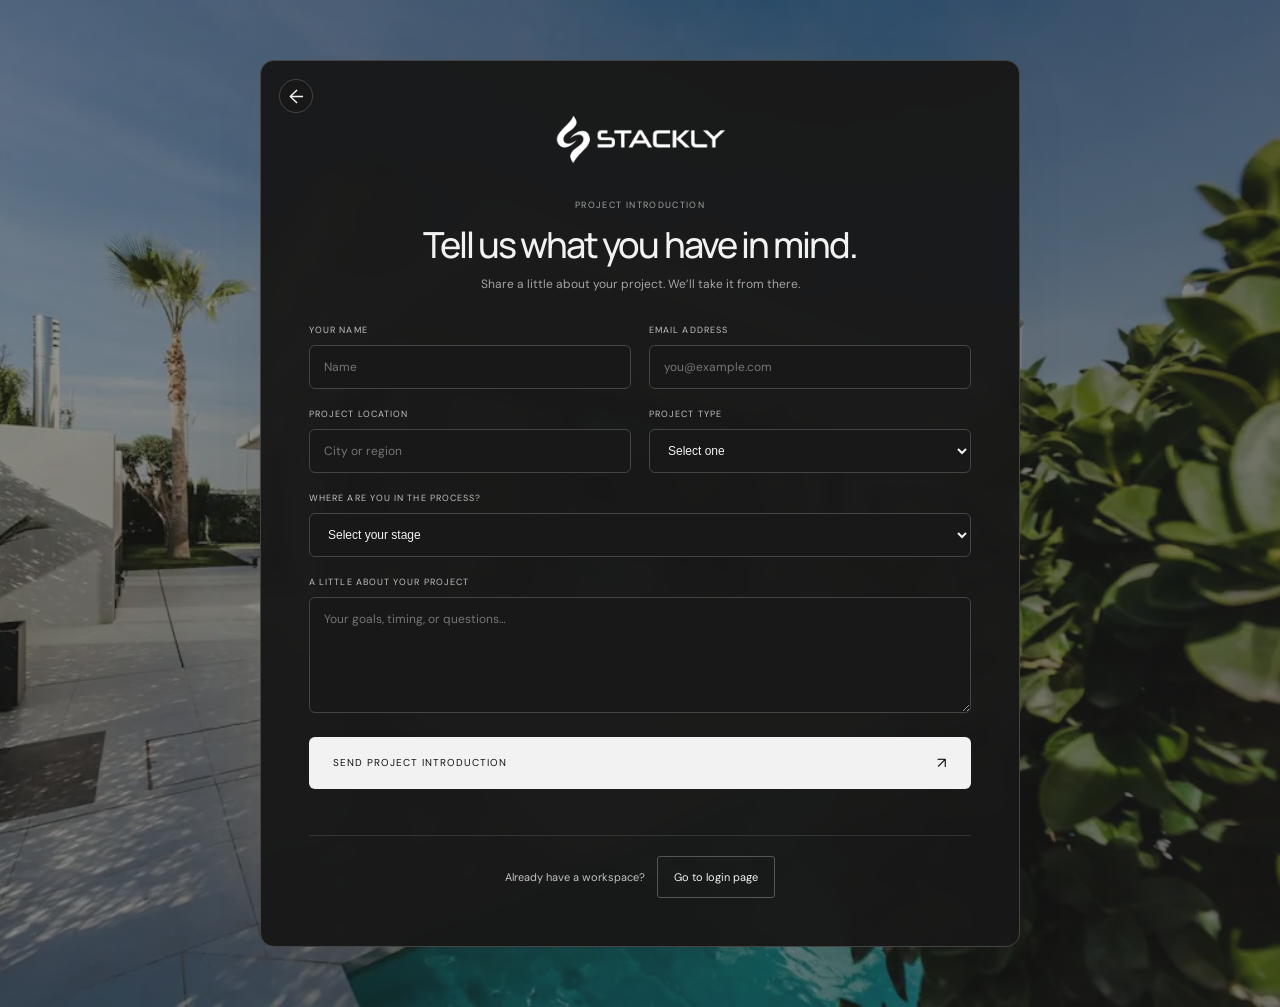
<file: get-started.html>
<!doctype html><html lang="en"><head><meta charset="utf-8"><meta name="viewport" content="width=device-width,initial-scale=1"><meta name="description" content="Tell Stackly about your architecture or interiors project and start a conversation with the studio."><title>Get started — Stackly</title><link rel="stylesheet" href="styles.css"></head><body>
<main class="auth-page"><section class="wrap auth-layout auth-start-layout">
<div class="auth-panel auth-form-panel"><button class="auth-back" type="button" data-go-back aria-label="Go back" title="Go back">←</button><a class="auth-brand" href="index.html"><img class="brand-logo" src="stackly_.webp" alt="Stackly"></a><div class="auth-panel-heading"><span class="auth-kicker">PROJECT INTRODUCTION</span><h2>Tell us what you have in mind.</h2><p>Share a little about your project. We’ll take it from there.</p></div><form id="start-form" novalidate><div class="form-row"><div class="field"><label for="start-name">Your name</label><input id="start-name" name="name" autocomplete="name" placeholder="Name" required></div><div class="field"><label for="start-email">Email address</label><input id="start-email" name="email" type="email" autocomplete="email" placeholder="you@example.com" required></div></div><div class="form-row"><div class="field"><label for="start-location">Project location</label><input id="start-location" name="location" placeholder="City or region" required></div><div class="field"><label for="start-type">Project type</label><select id="start-type" name="type" required><option value="" disabled selected>Select one</option><option>New home</option><option>Renovation</option><option>Interior design</option><option>Workplace or hospitality</option><option>Early project advice</option><option>Other</option></select></div></div><div class="field"><label for="start-stage">Where are you in the process?</label><select id="start-stage" name="stage" required><option value="" disabled selected>Select your stage</option><option>Just exploring ideas</option><option>Looking at a property or site</option><option>I own the property</option><option>Ready to begin design</option></select></div><div class="field"><label for="start-message">A little about your project</label><textarea id="start-message" name="message" placeholder="Your goals, timing, or questions…" required></textarea></div><button class="submit auth-submit" type="submit">Send project introduction <span>↗</span></button><p class="auth-message" id="start-message-status" aria-live="polite"></p></form><div class="auth-switch"><span>Already have a workspace?</span><a class="auth-switch-button" href="login.html">Go to login page</a></div></div>
</section></main><script src="script.js"></script></body></html>
</file>
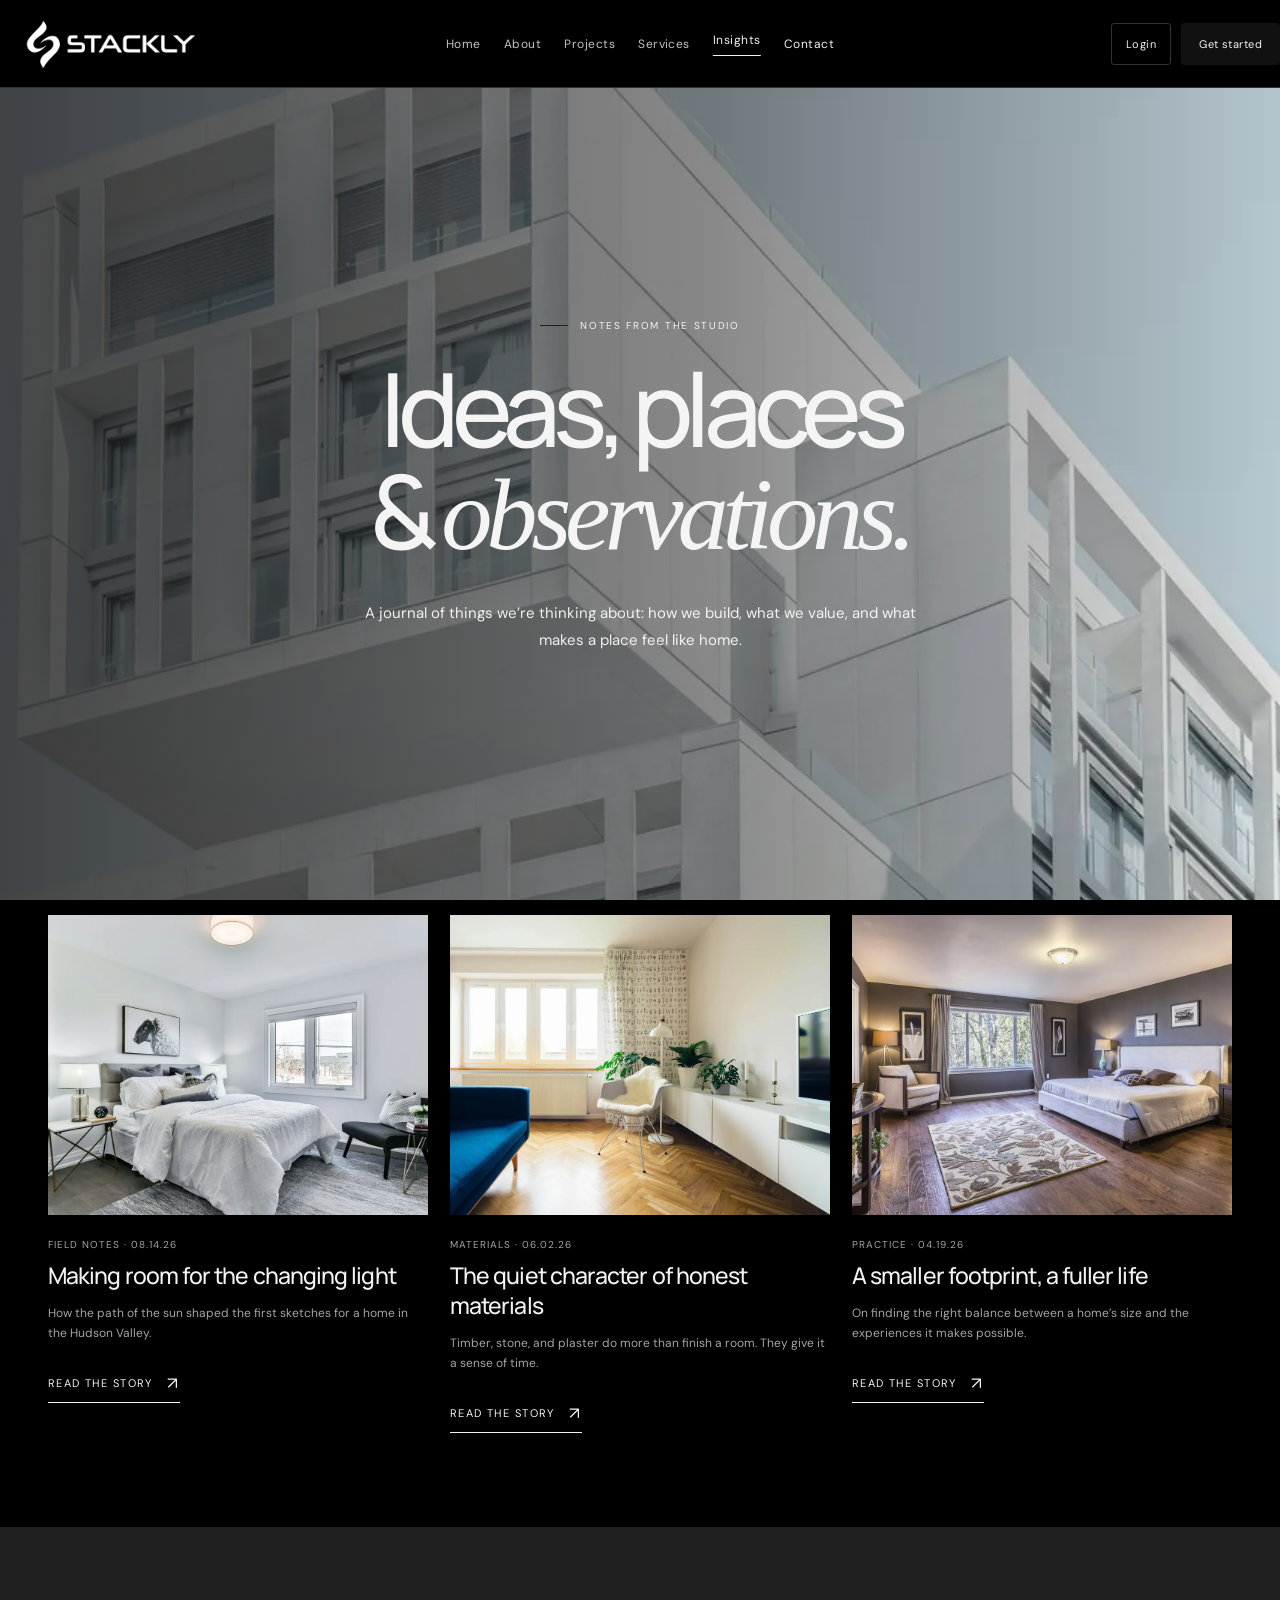
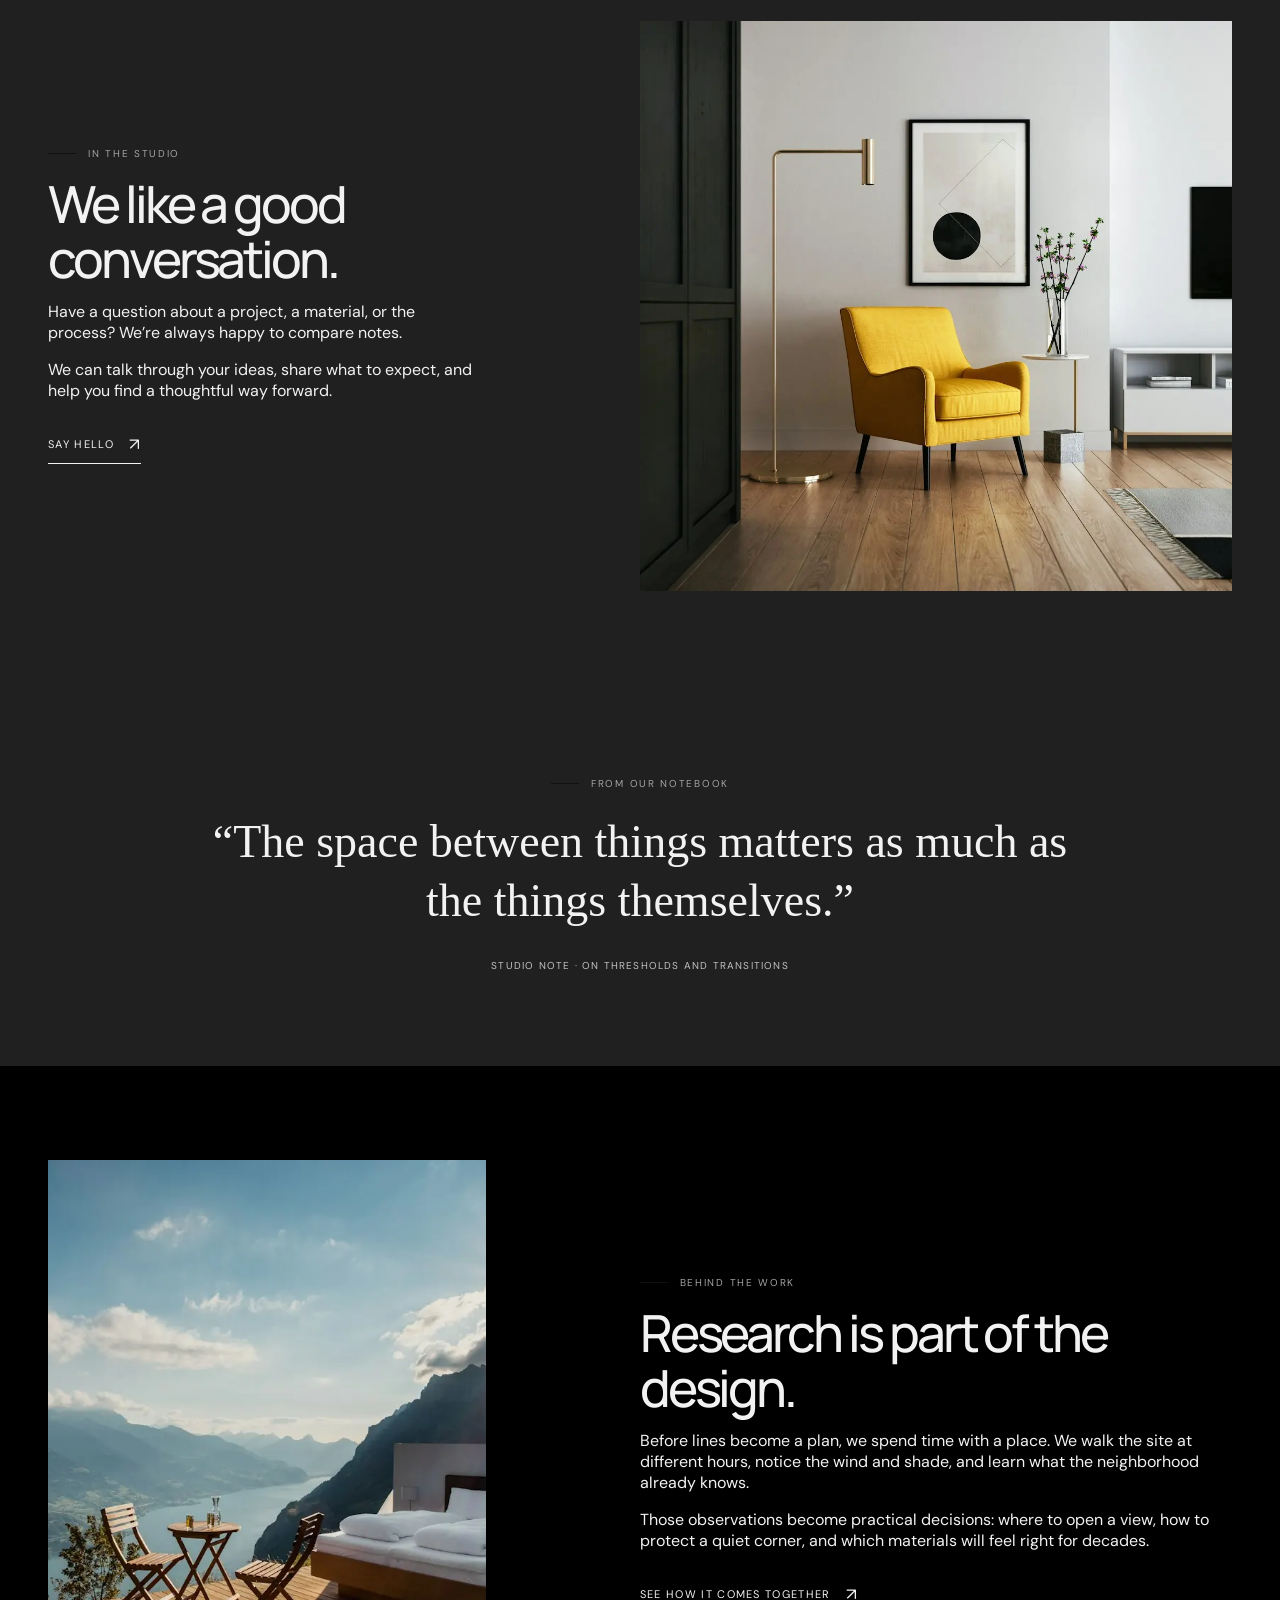
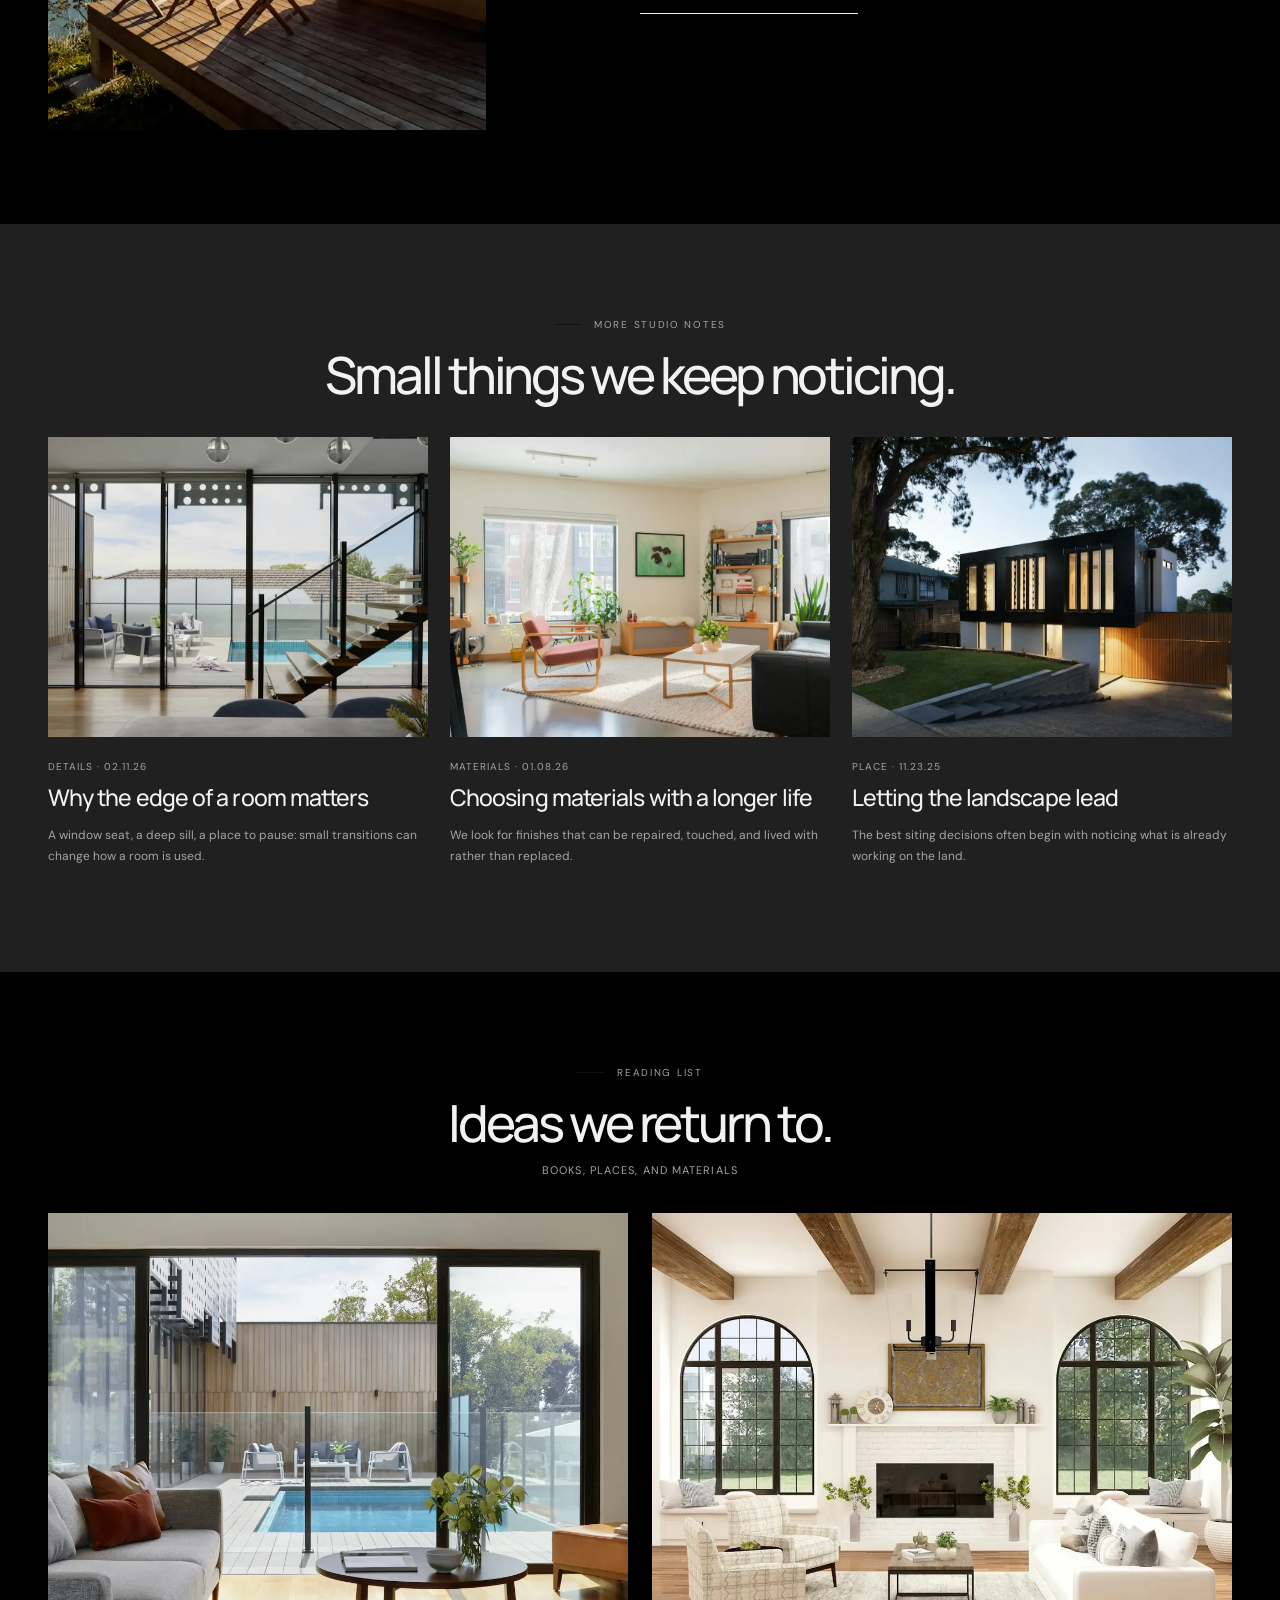
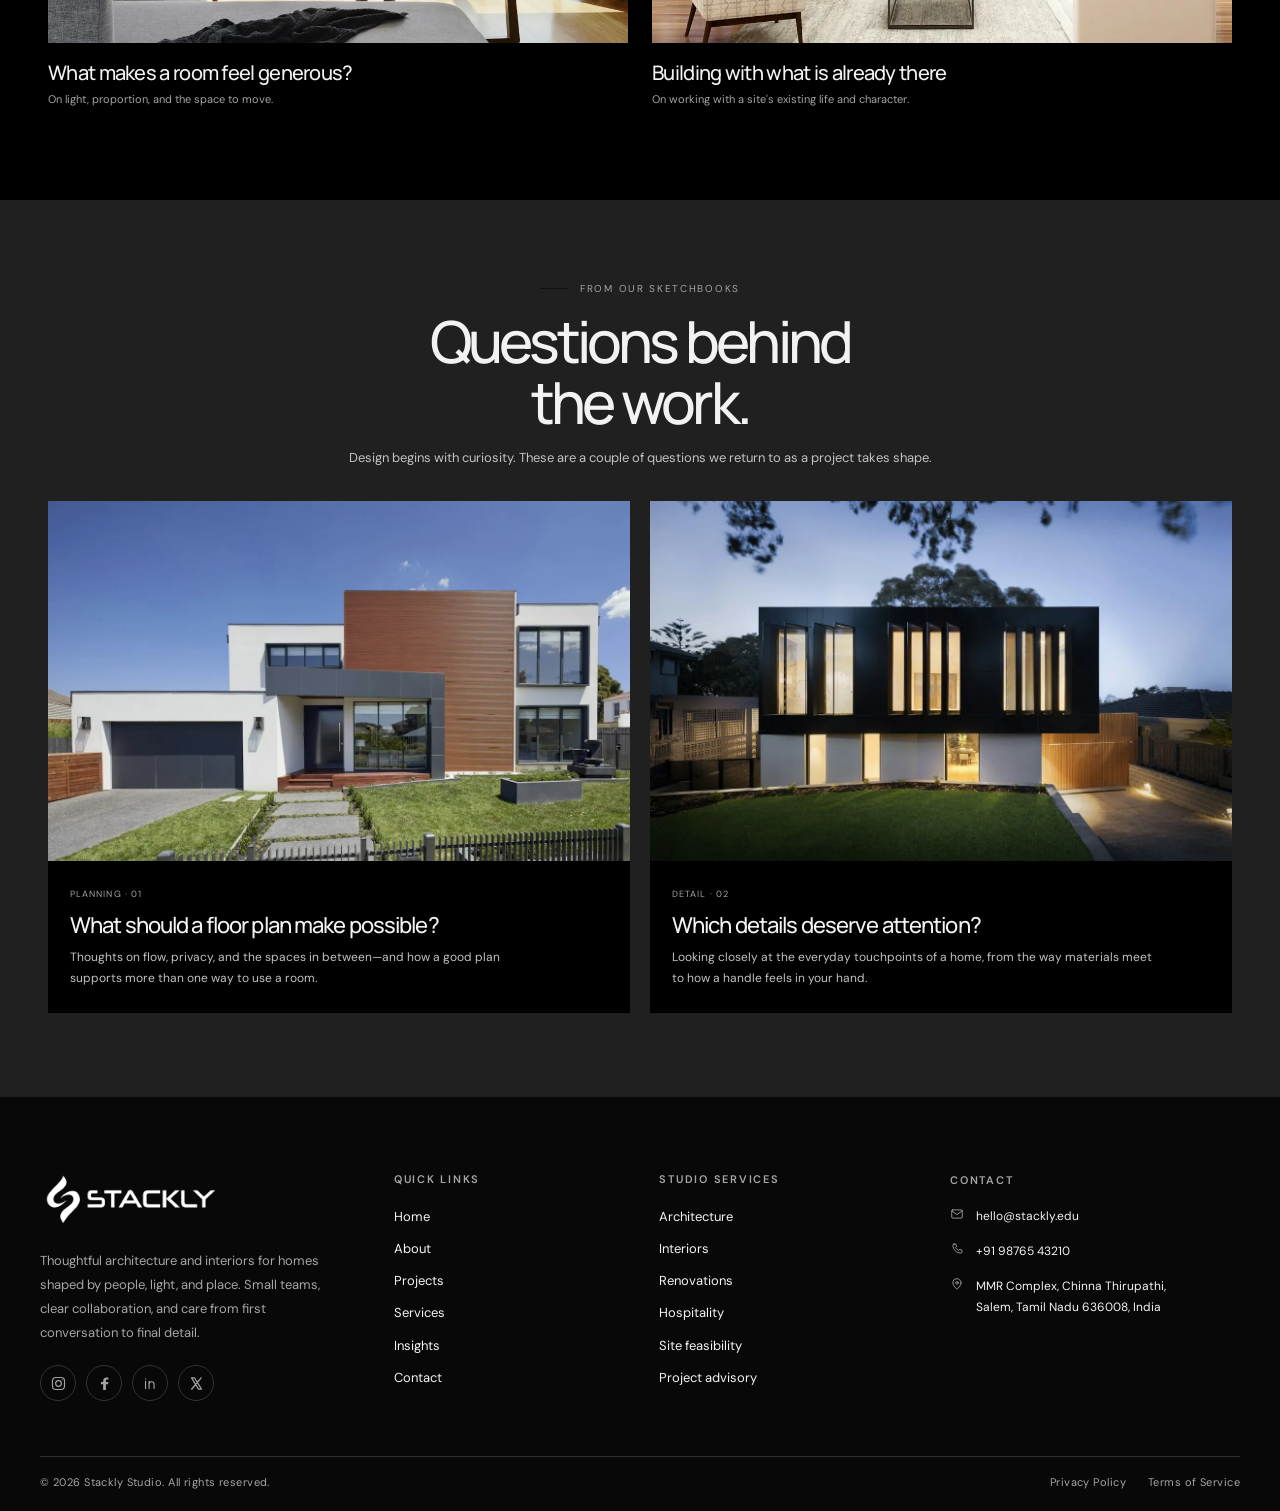
<file: insights.html>
<!doctype html><html lang="en"><head><meta charset="utf-8"><meta name="viewport" content="width=device-width,initial-scale=1"><meta name="description" content="Notes on place, materials, and making from Atelier North."><title>Insights — Atelier North</title><link rel="stylesheet" href="styles.css"></head><body><header class="wrap topbar"><a class="brand" href="index.html"><img class="brand-logo" src="stackly_.webp" alt="Stackly"></a><button class="menu-toggle" aria-label="Toggle navigation" aria-expanded="false">☰</button><nav class="nav" aria-label="Main navigation"><div class="nav-primary"><a href="index.html">Home</a><a href="about.html">About</a><a href="projects.html">Projects</a><a href="services.html">Services</a><a class="active" href="insights.html">Insights</a><a class="nav-contact" href="contact.html">Contact</a></div><div class="nav-account"><a href="login.html">Login</a><a class="nav-start" href="get-started.html">Get started</a></div></nav></header><main><section class="wrap page-intro insights-hero-intro"><div class="eyebrow">Notes from the studio</div><h1>Ideas, places<br>& <em>observations.</em></h1><p class="lead">A journal of things we’re thinking about: how we build, what we value, and what makes a place feel like home.</p></section><section class="wrap section" style="padding-top:15px"><div class="insight-grid"><article class="insight-card reveal"><img loading="lazy" src="images/photo-31.webp" alt="Natural light across an airy living room"><div class="date">Field notes · 08.14.26</div><h2>Making room for the changing light</h2><p>How the path of the sun shaped the first sketches for a home in the Hudson Valley.</p><a class="text-link" href="contact.html">Read the story <span>↗</span></a></article><article class="insight-card reveal"><img loading="lazy" src="images/photo-32.webp" alt="Textured wood, linen and stone in a quiet room"><div class="date">Materials · 06.02.26</div><h2>The quiet character of honest materials</h2><p>Timber, stone, and plaster do more than finish a room. They give it a sense of time.</p><a class="text-link" href="contact.html">Read the story <span>↗</span></a></article><article class="insight-card reveal"><img loading="lazy" src="images/photo-33.webp" alt="A small house opening onto its garden"><div class="date">Practice · 04.19.26</div><h2>A smaller footprint, a fuller life</h2><p>On finding the right balance between a home’s size and the experiences it makes possible.</p><a class="text-link" href="contact.html">Read the story <span>↗</span></a></article></div></section><section class="services"><div class="wrap section split"><div><div class="eyebrow">In the studio</div><h2>We like a good conversation.</h2><p>Have a question about a project, a material, or the process? We’re always happy to compare notes.</p><p>We can talk through your ideas, share what to expect, and help you find a thoughtful way forward.</p><a class="text-link" href="contact.html">Say hello <span>↗</span></a></div><img loading="lazy" class="split-image" src="images/photo-34.webp" alt="A collaborative design studio"></div></section><section class="quote"><div class="eyebrow" style="justify-content:center">From our notebook</div><blockquote>“The space between things matters as much as the things themselves.”</blockquote><cite>Studio note · On thresholds and transitions</cite></section><section class="wrap section"><div class="split"><img loading="lazy" class="split-image" src="images/photo-35.webp" alt="Architect's sketchbook and drawings on a table"><div><div class="eyebrow">Behind the work</div><h2>Research is part of the design.</h2><p>Before lines become a plan, we spend time with a place. We walk the site at different hours, notice the wind and shade, and learn what the neighborhood already knows.</p><p>Those observations become practical decisions: where to open a view, how to protect a quiet corner, and which materials will feel right for decades.</p><a class="text-link" href="projects.html">See how it comes together <span>↗</span></a></div></div></section><section class="services"><div class="wrap section"><div class="section-head"><div><div class="eyebrow">More studio notes</div><h2>Small things we keep noticing.</h2></div></div><div class="insight-grid"><article class="insight-card"><img loading="lazy" src="images/photo-36.webp" alt="Soft natural light in a carefully detailed room"><div class="date">Details · 02.11.26</div><h2>Why the edge of a room matters</h2><p>A window seat, a deep sill, a place to pause: small transitions can change how a room is used.</p></article><article class="insight-card"><img loading="lazy" src="images/photo-37.webp" alt="Natural timber and stone finishes close up"><div class="date">Materials · 01.08.26</div><h2>Choosing materials with a longer life</h2><p>We look for finishes that can be repaired, touched, and lived with rather than replaced.</p></article><article class="insight-card"><img loading="lazy" src="images/photo-38.webp" alt="A home nestled into a green landscape"><div class="date">Place · 11.23.25</div><h2>Letting the landscape lead</h2><p>The best siting decisions often begin with noticing what is already working on the land.</p></article></div></div></section><section class="wrap section insights-reading-section"><div class="section-head"><div><div class="eyebrow">Reading list</div><h2>Ideas we return to.</h2></div><span class="small">Books, places, and materials</span></div><div class="project-grid"><article class="project-card"><img loading="lazy" class="project-image" src="images/photo-39.webp" alt="Quiet, thoughtfully furnished interior"><div class="project-meta"><div><h3>What makes a room feel generous?</h3><p>On light, proportion, and the space to move.</p></div></div></article><article class="project-card"><img loading="lazy" class="project-image" src="images/photo-40.webp" alt="Small architecture project among trees"><div class="project-meta"><div><h3>Building with what is already there</h3><p>On working with a site's existing life and character.</p></div></div></article></div></section><section class="insight-sketchbook">
  <div class="wrap section">
    <div class="insight-sketchbook-head"><div><div class="eyebrow">From our sketchbooks</div><h2>Questions behind<br>the work.</h2></div><p>Design begins with curiosity. These are a couple of questions we return to as a project takes shape.</p></div>
    <div class="insight-sketchbook-grid">
      <article><img loading="lazy" src="images/photo-41.webp" alt="Architectural drawings and notes spread across a worktable"><div class="sketchbook-meta"><span>Planning · 01</span><h3>What should a floor plan make possible?</h3><p>Thoughts on flow, privacy, and the spaces in between—and how a good plan supports more than one way to use a room.</p></div></article>
      <article><img loading="lazy" src="images/photo-42.webp" alt="Natural materials and carefully joined interior details"><div class="sketchbook-meta"><span>Detail · 02</span><h3>Which details deserve attention?</h3><p>Looking closely at the everyday touchpoints of a home, from the way materials meet to how a handle feels in your hand.</p></div></article>
    </div>
  </div>
</section></main><footer class="site-footer">
  <div class="site-footer-inner">
    <div class="site-footer-main">
      <div class="site-footer-brand">
        <a class="brand" href="index.html"><img class="brand-logo" src="stackly_.webp" alt="Stackly"></a>
        <p>Thoughtful architecture and interiors for homes shaped by people, light, and place. Small teams, clear collaboration, and care from first conversation to final detail.</p>
        <div class="site-footer-socials" aria-label="Social media">
  <a href="404.html" aria-label="Instagram"><svg viewBox="0 0 24 24" aria-hidden="true"><rect x="3.5" y="3.5" width="17" height="17" rx="5"/><circle cx="12" cy="12" r="4"/><circle cx="17.5" cy="6.8" r=".8" fill="currentColor" stroke="none"/></svg></a>
  <a href="404.html" aria-label="Facebook"><svg viewBox="0 0 24 24" aria-hidden="true"><path d="M14 21v-8h3l.5-3H14V8c0-.9.3-1.5 1.6-1.5h2V3.8c-.4-.1-1.5-.2-2.8-.2-2.8 0-4.7 1.7-4.7 4.8v1.6H7v3h3.1v8z" fill="currentColor" stroke="none"/></svg></a>
  <a href="404.html" aria-label="LinkedIn"><svg viewBox="0 0 24 24" aria-hidden="true"><path d="M5 9v10M5 5.5v.1M10 19v-10m0 4a3.5 3.5 0 0 1 7 0v6"/></svg></a>
  <a href="404.html" aria-label="X (Twitter)"><svg viewBox="0 0 24 24" aria-hidden="true"><path d="M5 4h4.2l9.8 16h-4.2L5 4Zm.5 16L18.5 4M5 20l6.2-7.6M12.8 11.6 18.5 4"/></svg></a>
</div>
      </div>
      <nav class="site-footer-nav" aria-label="Quick links">
        <h2>Quick links</h2>
        <div class="site-footer-quick-links"><a href="index.html">Home</a><a href="about.html">About</a><a href="projects.html">Projects</a><a href="services.html">Services</a><a href="insights.html">Insights</a><a href="contact.html">Contact</a></div>
      </nav>
      <nav class="site-footer-nav site-footer-services" aria-label="Studio services">
        <h2>Studio services</h2>
        <div class="site-footer-service-links"><a href="404.html">Architecture</a><a href="404.html">Interiors</a><a href="404.html">Renovations</a><a href="404.html">Hospitality</a><a href="404.html">Site feasibility</a><a href="404.html">Project advisory</a></div>
      </nav>
      <div class="site-footer-contact">
        <h2>Contact</h2>
        <a class="footer-contact-item" href="mailto:hello@stackly.edu"><svg viewBox="0 0 24 24" aria-hidden="true"><path d="M3 6.5 12 13l9-6.5M4.5 5h15A1.5 1.5 0 0 1 21 6.5v11a1.5 1.5 0 0 1-1.5 1.5h-15A1.5 1.5 0 0 1 3 17.5v-11A1.5 1.5 0 0 1 4.5 5Z"/></svg><span>hello@stackly.edu</span></a>
        <a class="footer-contact-item" href="tel:+919876543210"><svg viewBox="0 0 24 24" aria-hidden="true"><path d="M7 3.5h3l1.4 4-2 1.6a15 15 0 0 0 5.5 5.5l1.6-2 4 1.4v3A2 2 0 0 1 18.3 19C10.6 18.6 5.4 13.4 5 5.7A2 2 0 0 1 7 3.5Z"/></svg><span>+91 98765 43210</span></a>
        <a class="footer-contact-item" href="https://www.google.com/maps/place/MMR+Complex,+Chinna+Thirupathi,+Salem,+Tamil+Nadu+636008,+India/" target="_blank" rel="noopener noreferrer"><svg viewBox="0 0 24 24" aria-hidden="true"><path d="M19 10c0 5-7 11-7 11S5 15 5 10a7 7 0 1 1 14 0Z"/><circle cx="12" cy="10" r="2.2"/></svg><span>MMR Complex, Chinna Thirupathi,<br>Salem, Tamil Nadu 636008, India</span></a>
      </div>
    </div>
    <div class="site-footer-bottom"><span>© <span data-year></span> Stackly Studio. All rights reserved.</span><div class="site-footer-legal"><a href="404.html">Privacy Policy</a><a href="404.html">Terms of Service</a></div></div>
  </div>
</footer><script src="script.js"></script></body></html>
</file>
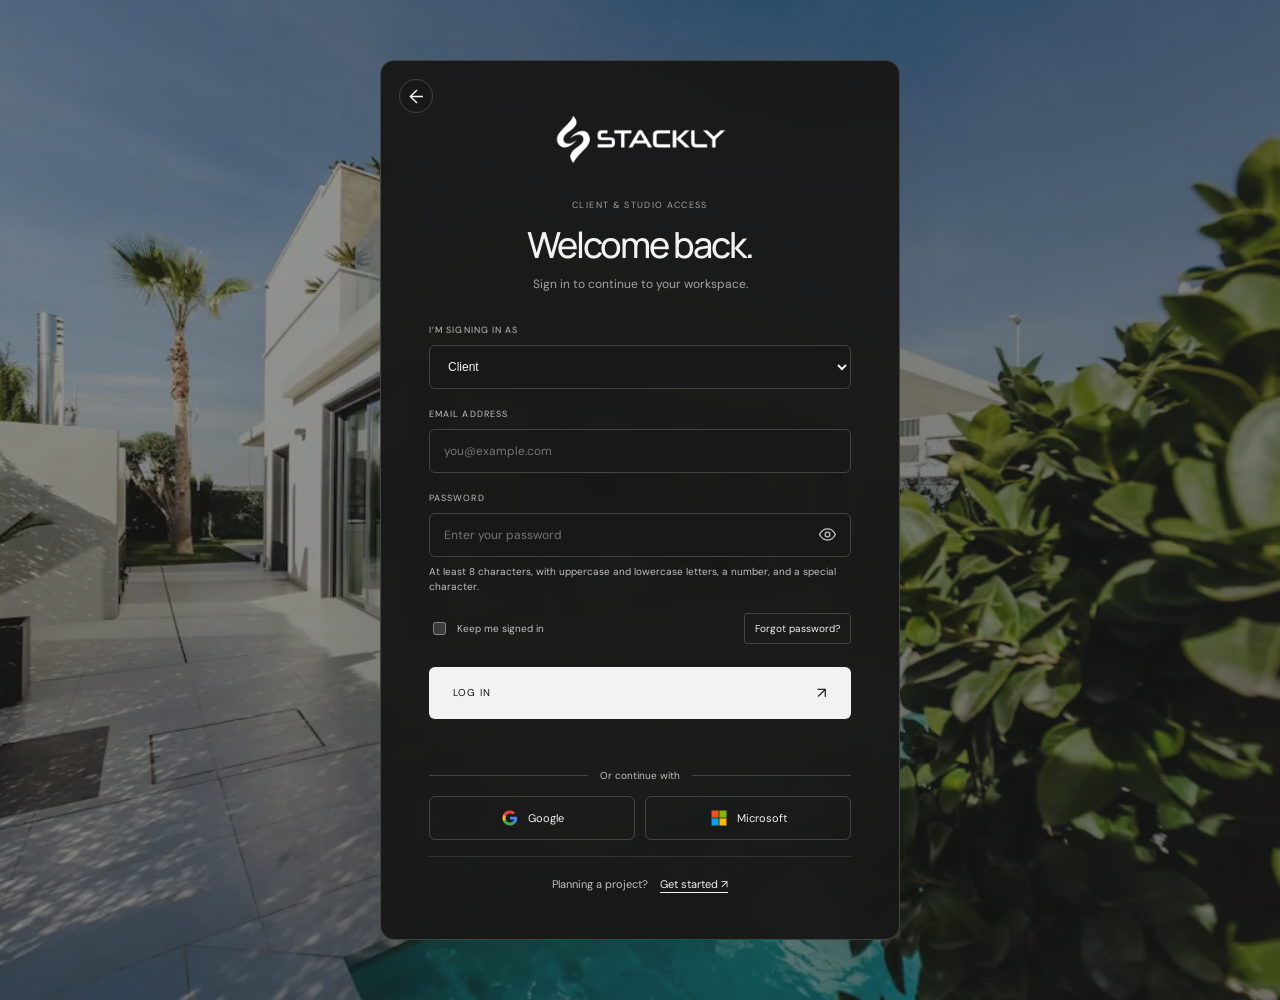
<file: login.html>
<!doctype html><html lang="en"><head><meta charset="utf-8"><meta name="viewport" content="width=device-width,initial-scale=1"><meta name="description" content="Sign in to your Stackly client project space."><title>Log in — Stackly</title><link rel="stylesheet" href="styles.css"></head><body>
<main class="auth-page"><section class="wrap auth-layout">
<div class="auth-panel"><button class="auth-back" type="button" data-go-back aria-label="Go back" title="Go back">←</button><a class="auth-brand" href="index.html"><img class="brand-logo" src="stackly_.webp" alt="Stackly"></a><div class="auth-panel-heading"><span class="auth-kicker">CLIENT &amp; STUDIO ACCESS</span><h2>Welcome back.</h2><p>Sign in to continue to your workspace.</p></div><form id="login-form" novalidate><div class="field"><label for="login-role">I’m signing in as</label><select id="login-role" name="role" required><option value="client" selected>Client</option><option value="admin">Studio Admin</option></select></div><div class="field"><label for="login-email">Email address</label><input id="login-email" name="email" type="email" autocomplete="email" placeholder="you@example.com" required></div><div class="field"><label for="login-password">Password</label><div class="password-input-wrap"><input id="login-password" name="password" type="password" autocomplete="current-password" placeholder="Enter your password" required minlength="8"><button class="password-visibility" type="button" aria-label="Show password" aria-pressed="false" aria-controls="login-password"><svg viewBox="0 0 24 24" aria-hidden="true"><path d="M2 12s3.6-7 10-7 10 7 10 7-3.6 7-10 7S2 12 2 12Z"/><circle cx="12" cy="12" r="3"/></svg></button></div><small class="field-hint">At least 8 characters, with uppercase and lowercase letters, a number, and a special character.</small></div><div class="auth-options"><label class="remember"><input type="checkbox" name="remember"><span>Keep me signed in</span></label><a class="auth-forgot-link" href="404.html">Forgot password?</a></div><button class="submit auth-submit" type="submit">Log in <span>↗</span></button><p class="auth-message" id="login-message" aria-live="polite"></p></form><div class="auth-social"><span>Or continue with</span><div><a href="404.html" aria-label="Continue with Google"><svg viewBox="0 0 24 24" aria-hidden="true"><path fill="#4285F4" d="M21.6 12.23c0-.71-.06-1.39-.18-2.05H12v3.88h5.38a4.6 4.6 0 0 1-2 3.02v2.52h3.23c1.9-1.75 2.99-4.33 2.99-7.37Z"/><path fill="#34A853" d="M12 22c2.7 0 4.96-.9 6.61-2.4l-3.23-2.52c-.9.6-2.04.96-3.38.96-2.6 0-4.81-1.76-5.6-4.12H3.06v2.6A10 10 0 0 0 12 22Z"/><path fill="#FBBC05" d="M6.4 13.92a6.02 6.02 0 0 1 0-3.84v-2.6H3.06a10 10 0 0 0 0 9.04l3.34-2.6Z"/><path fill="#EA4335" d="M12 5.96c1.47 0 2.78.5 3.82 1.5l2.87-2.87C16.95 2.98 14.7 2 12 2a10 10 0 0 0-8.94 5.48l3.34 2.6C7.19 7.72 9.4 5.96 12 5.96Z"/></svg><span>Google</span></a><a href="404.html" aria-label="Continue with Microsoft"><svg viewBox="0 0 24 24" aria-hidden="true"><path fill="#f25022" d="M2 2h9.5v9.5H2z"/><path fill="#7fba00" d="M12.5 2H22v9.5h-9.5z"/><path fill="#00a4ef" d="M2 12.5h9.5V22H2z"/><path fill="#ffb900" d="M12.5 12.5H22V22h-9.5z"/></svg><span>Microsoft</span></a></div></div><div class="auth-switch">Planning a project? <a href="get-started.html">Get started ↗</a></div></div>
</section></main><script src="script.js"></script></body></html>
</file>
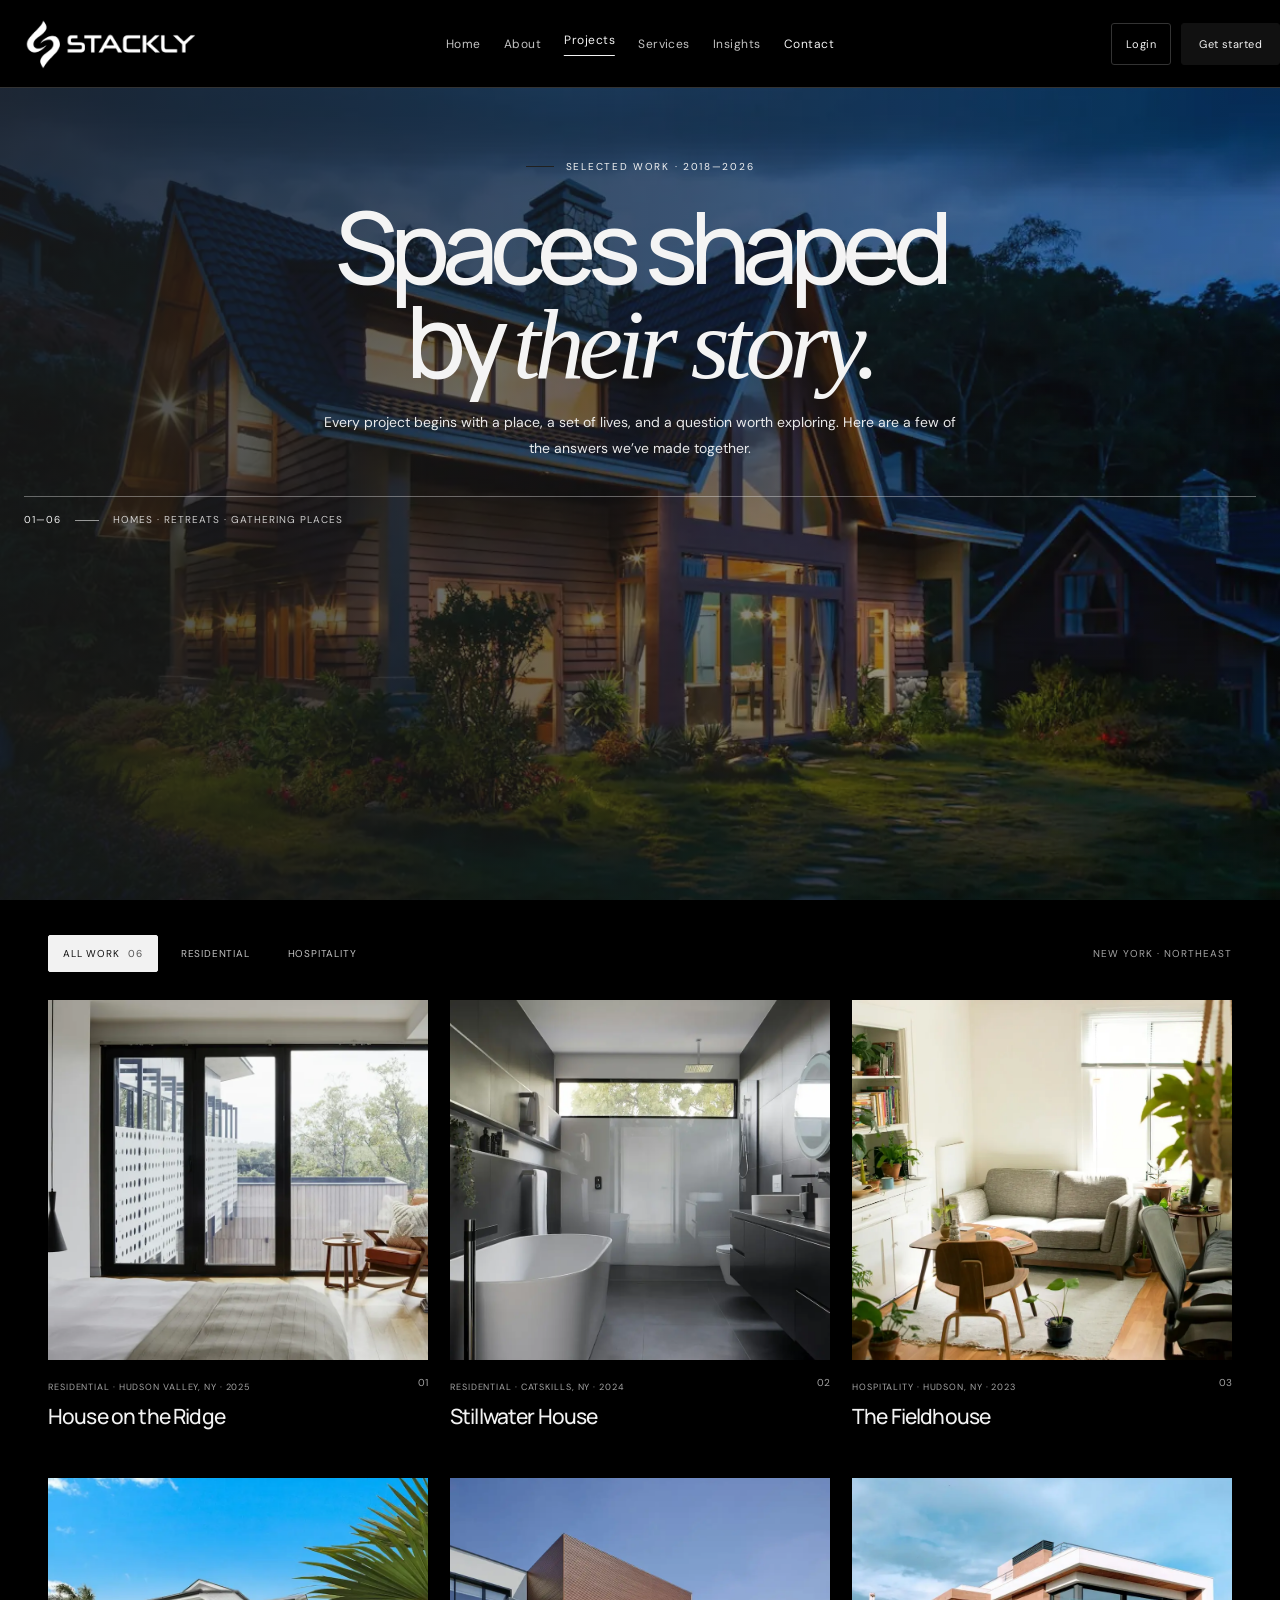
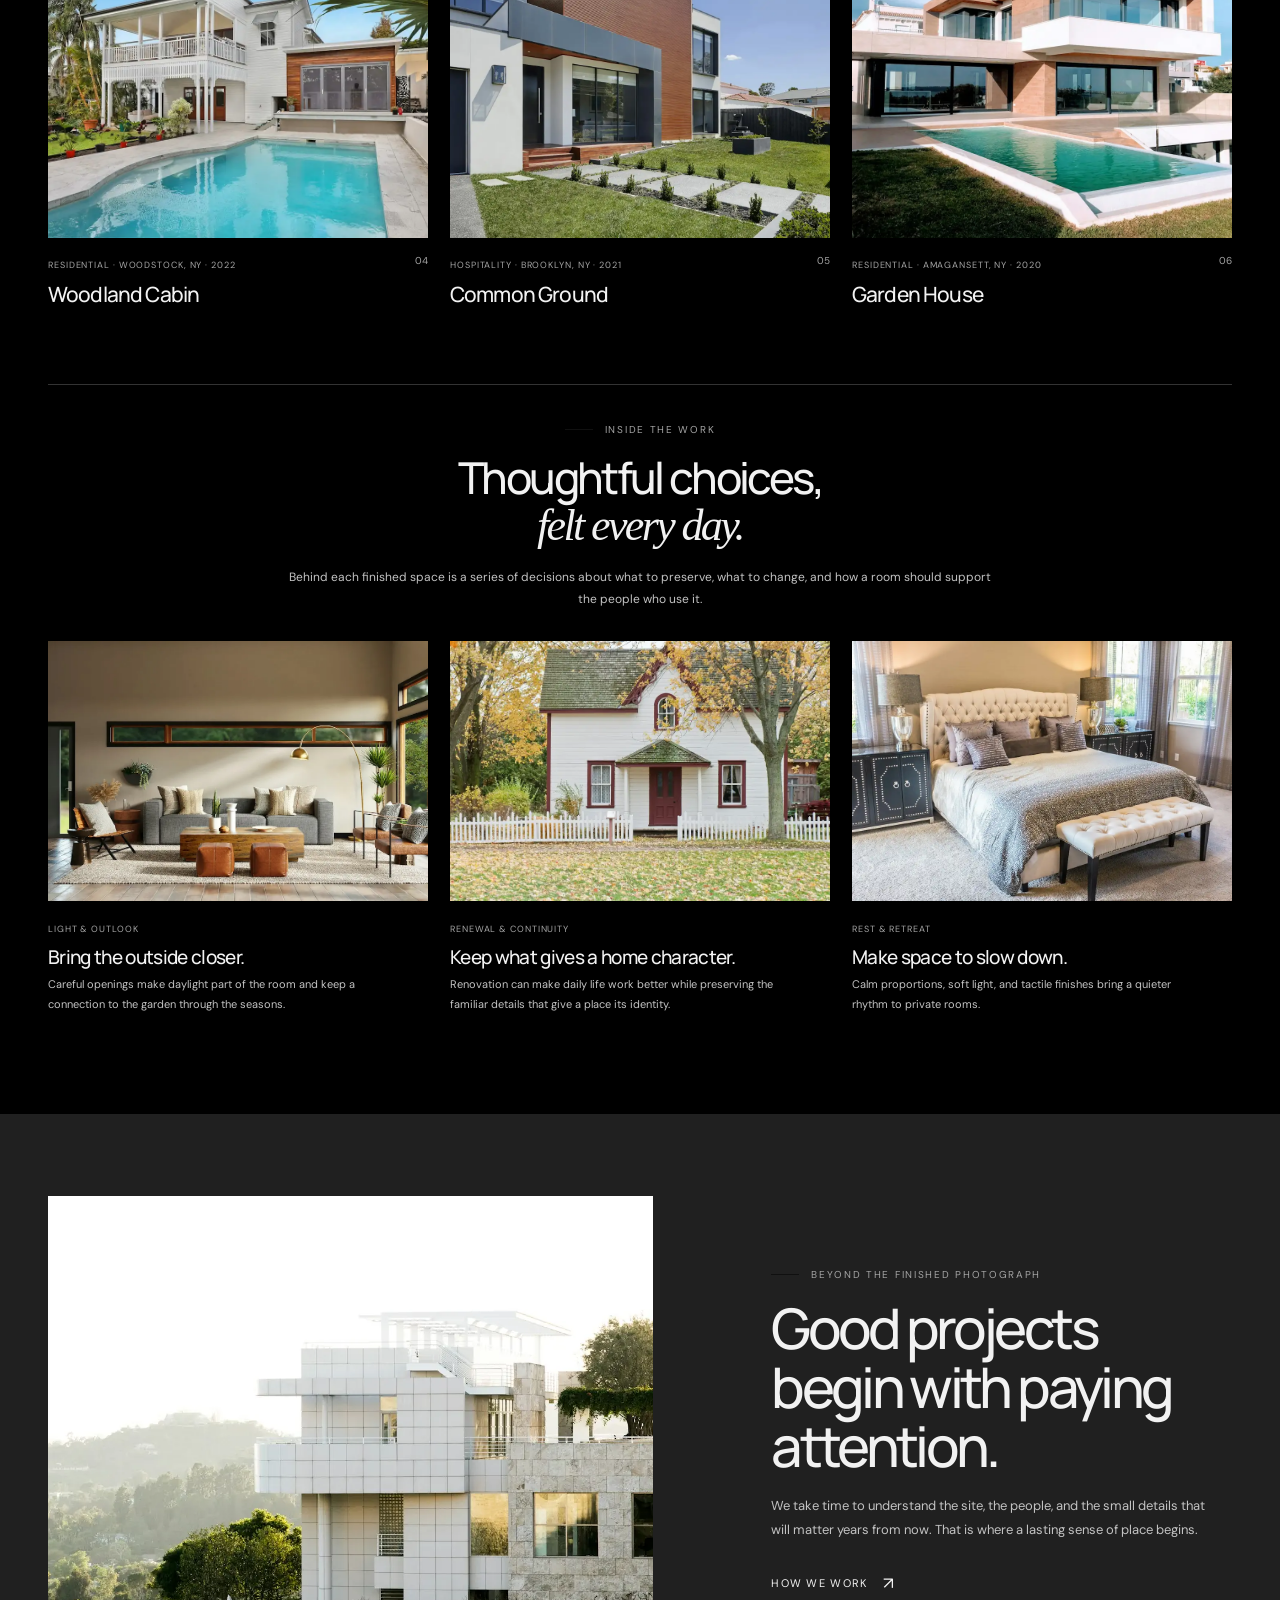
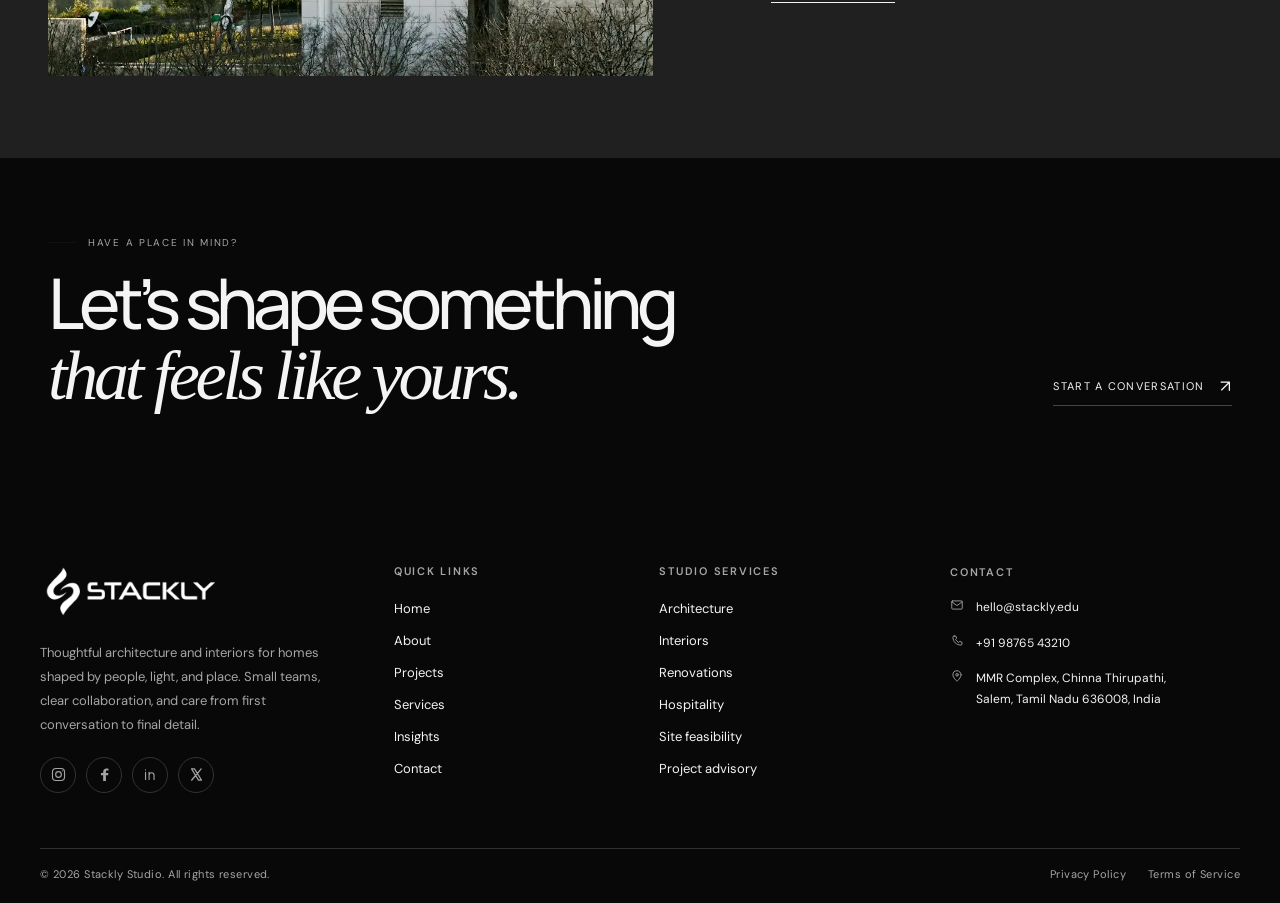
<file: projects.html>
<!doctype html><html lang="en"><head><meta charset="utf-8"><meta name="viewport" content="width=device-width,initial-scale=1"><meta name="description" content="Explore residential and hospitality projects by Atelier North."><title>Projects — Atelier North</title><link rel="stylesheet" href="styles.css"></head><body><header class="wrap topbar"><a class="brand" href="index.html"><img class="brand-logo" src="stackly_.webp" alt="Stackly"></a><button class="menu-toggle" aria-label="Toggle navigation" aria-expanded="false">☰</button><nav class="nav" aria-label="Main navigation"><div class="nav-primary"><a href="index.html">Home</a><a href="about.html">About</a><a class="active" href="projects.html">Projects</a><a href="services.html">Services</a><a href="insights.html">Insights</a><a class="nav-contact" href="contact.html">Contact</a></div><div class="nav-account"><a href="login.html">Login</a><a class="nav-start" href="get-started.html">Get started</a></div></nav></header><main class="portfolio-page">
  <section class="wrap portfolio-intro">
    <div class="eyebrow">Selected work · 2018—2026</div>
    <div class="portfolio-intro-row"><h1>Spaces shaped<br>by <em>their story.</em></h1><p>Every project begins with a place, a set of lives, and a question worth exploring. Here are a few of the answers we’ve made together.</p></div>
    <div class="portfolio-index"><span>01—06</span><span>Homes · Retreats · Gathering places</span></div>
  </section>

  <section class="wrap portfolio-section">
    <div class="portfolio-toolbar"><div class="filter-row" aria-label="Filter projects"><button class="filter active" data-filter="all" aria-pressed="true">All work <span>06</span></button><button class="filter" data-filter="residential" aria-pressed="false">Residential</button><button class="filter" data-filter="hospitality" aria-pressed="false">Hospitality</button></div><span class="portfolio-location">New York · Northeast</span></div>
    <div class="portfolio-grid">
      <article class="project-card portfolio-card reveal" data-category="residential"><div class="portfolio-card-media"><img loading="lazy" class="portfolio-image" src="images/photo-43.webp" alt="Glass and timber home surrounded by a garden"></div><div class="portfolio-meta"><div><span>Residential · Hudson Valley, NY · 2025</span><h2>House on the Ridge</h2></div><span class="project-number">01</span></div></article>
      <article class="project-card portfolio-card reveal" data-category="residential"><div class="portfolio-card-media"><img loading="lazy" class="portfolio-image" src="images/photo-44.webp" alt="Warm, serene interior of a country home"></div><div class="portfolio-meta"><div><span>Residential · Catskills, NY · 2024</span><h2>Stillwater House</h2></div><span class="project-number">02</span></div></article>
      <article class="project-card portfolio-card reveal" data-category="hospitality"><div class="portfolio-card-media"><img loading="lazy" class="portfolio-image" src="images/photo-45.webp" alt="Quiet boutique hotel interior with natural finishes"></div><div class="portfolio-meta"><div><span>Hospitality · Hudson, NY · 2023</span><h2>The Fieldhouse</h2></div><span class="project-number">03</span></div></article>
      <article class="project-card portfolio-card reveal" data-category="residential"><div class="portfolio-card-media"><img loading="lazy" class="portfolio-image" src="images/photo-46.webp" alt="Modern home in a wooded setting"></div><div class="portfolio-meta"><div><span>Residential · Woodstock, NY · 2022</span><h2>Woodland Cabin</h2></div><span class="project-number">04</span></div></article>
      <article class="project-card portfolio-card reveal" data-category="hospitality"><div class="portfolio-card-media"><img loading="lazy" class="portfolio-image" src="images/photo-47.webp" alt="Warm contemporary restaurant interior"></div><div class="portfolio-meta"><div><span>Hospitality · Brooklyn, NY · 2021</span><h2>Common Ground</h2></div><span class="project-number">05</span></div></article>
      <article class="project-card portfolio-card reveal" data-category="residential"><div class="portfolio-card-media"><img loading="lazy" class="portfolio-image" src="images/photo-48.webp" alt="Minimalist residence opening toward a garden"></div><div class="portfolio-meta"><div><span>Residential · Amagansett, NY · 2020</span><h2>Garden House</h2></div><span class="project-number">06</span></div></article>
    </div>
    <div class="portfolio-stories-intro"><div class="eyebrow">Inside the work</div><h2>Thoughtful choices,<br><em>felt every day.</em></h2><p>Behind each finished space is a series of decisions about what to preserve, what to change, and how a room should support the people who use it.</p></div>
    <div class="portfolio-stories">
      <article><img loading="lazy" src="images/photo-65.webp" alt="Warm living room opening to a garden through broad windows"><span>Light &amp; outlook</span><h3>Bring the outside closer.</h3><p>Careful openings make daylight part of the room and keep a connection to the garden through the seasons.</p></article>
      <article><img loading="lazy" src="images/photo-66.webp" alt="Traditional home framed by mature trees and an autumn garden"><span>Renewal &amp; continuity</span><h3>Keep what gives a home character.</h3><p>Renovation can make daily life work better while preserving the familiar details that give a place its identity.</p></article>
      <article><img loading="lazy" src="images/photo-67.webp" alt="A quiet bedroom with soft materials and natural light"><span>Rest &amp; retreat</span><h3>Make space to slow down.</h3><p>Calm proportions, soft light, and tactile finishes bring a quieter rhythm to private rooms.</p></article>
    </div>
  </section>

  <section class="portfolio-note">
    <div class="wrap portfolio-note-grid"><img loading="lazy" src="images/photo-49.webp" alt="A modern home nestled among mature trees"><div><div class="eyebrow">Beyond the finished photograph</div><h2>Good projects begin with paying attention.</h2><p>We take time to understand the site, the people, and the small details that will matter years from now. That is where a lasting sense of place begins.</p><a class="text-link" href="about.html">How we work <span>↗</span></a></div></div>
  </section>

  <section class="portfolio-cta"><div class="wrap portfolio-cta-inner"><div><div class="eyebrow">Have a place in mind?</div><h2>Let’s shape something<br><em>that feels like yours.</em></h2></div><a class="text-link" href="404.html">Start a conversation <span>↗</span></a></div></section>
</main><footer class="site-footer">
  <div class="site-footer-inner">
    <div class="site-footer-main">
      <div class="site-footer-brand">
        <a class="brand" href="index.html"><img class="brand-logo" src="stackly_.webp" alt="Stackly"></a>
        <p>Thoughtful architecture and interiors for homes shaped by people, light, and place. Small teams, clear collaboration, and care from first conversation to final detail.</p>
        <div class="site-footer-socials" aria-label="Social media">
  <a href="404.html" aria-label="Instagram"><svg viewBox="0 0 24 24" aria-hidden="true"><rect x="3.5" y="3.5" width="17" height="17" rx="5"/><circle cx="12" cy="12" r="4"/><circle cx="17.5" cy="6.8" r=".8" fill="currentColor" stroke="none"/></svg></a>
  <a href="404.html" aria-label="Facebook"><svg viewBox="0 0 24 24" aria-hidden="true"><path d="M14 21v-8h3l.5-3H14V8c0-.9.3-1.5 1.6-1.5h2V3.8c-.4-.1-1.5-.2-2.8-.2-2.8 0-4.7 1.7-4.7 4.8v1.6H7v3h3.1v8z" fill="currentColor" stroke="none"/></svg></a>
  <a href="404.html" aria-label="LinkedIn"><svg viewBox="0 0 24 24" aria-hidden="true"><path d="M5 9v10M5 5.5v.1M10 19v-10m0 4a3.5 3.5 0 0 1 7 0v6"/></svg></a>
  <a href="404.html" aria-label="X (Twitter)"><svg viewBox="0 0 24 24" aria-hidden="true"><path d="M5 4h4.2l9.8 16h-4.2L5 4Zm.5 16L18.5 4M5 20l6.2-7.6M12.8 11.6 18.5 4"/></svg></a>
</div>
      </div>
      <nav class="site-footer-nav" aria-label="Quick links">
        <h2>Quick links</h2>
        <div class="site-footer-quick-links"><a href="index.html">Home</a><a href="about.html">About</a><a href="projects.html">Projects</a><a href="services.html">Services</a><a href="insights.html">Insights</a><a href="contact.html">Contact</a></div>
      </nav>
      <nav class="site-footer-nav site-footer-services" aria-label="Studio services">
        <h2>Studio services</h2>
        <div class="site-footer-service-links"><a href="404.html">Architecture</a><a href="404.html">Interiors</a><a href="404.html">Renovations</a><a href="404.html">Hospitality</a><a href="404.html">Site feasibility</a><a href="404.html">Project advisory</a></div>
      </nav>
      <div class="site-footer-contact">
        <h2>Contact</h2>
        <a class="footer-contact-item" href="mailto:hello@stackly.edu"><svg viewBox="0 0 24 24" aria-hidden="true"><path d="M3 6.5 12 13l9-6.5M4.5 5h15A1.5 1.5 0 0 1 21 6.5v11a1.5 1.5 0 0 1-1.5 1.5h-15A1.5 1.5 0 0 1 3 17.5v-11A1.5 1.5 0 0 1 4.5 5Z"/></svg><span>hello@stackly.edu</span></a>
        <a class="footer-contact-item" href="tel:+919876543210"><svg viewBox="0 0 24 24" aria-hidden="true"><path d="M7 3.5h3l1.4 4-2 1.6a15 15 0 0 0 5.5 5.5l1.6-2 4 1.4v3A2 2 0 0 1 18.3 19C10.6 18.6 5.4 13.4 5 5.7A2 2 0 0 1 7 3.5Z"/></svg><span>+91 98765 43210</span></a>
        <a class="footer-contact-item" href="https://www.google.com/maps/place/MMR+Complex,+Chinna+Thirupathi,+Salem,+Tamil+Nadu+636008,+India/" target="_blank" rel="noopener noreferrer"><svg viewBox="0 0 24 24" aria-hidden="true"><path d="M19 10c0 5-7 11-7 11S5 15 5 10a7 7 0 1 1 14 0Z"/><circle cx="12" cy="10" r="2.2"/></svg><span>MMR Complex, Chinna Thirupathi,<br>Salem, Tamil Nadu 636008, India</span></a>
      </div>
    </div>
    <div class="site-footer-bottom"><span>© <span data-year></span> Stackly Studio. All rights reserved.</span><div class="site-footer-legal"><a href="404.html">Privacy Policy</a><a href="404.html">Terms of Service</a></div></div>
  </div>
</footer><script src="script.js"></script></body></html>
</file>
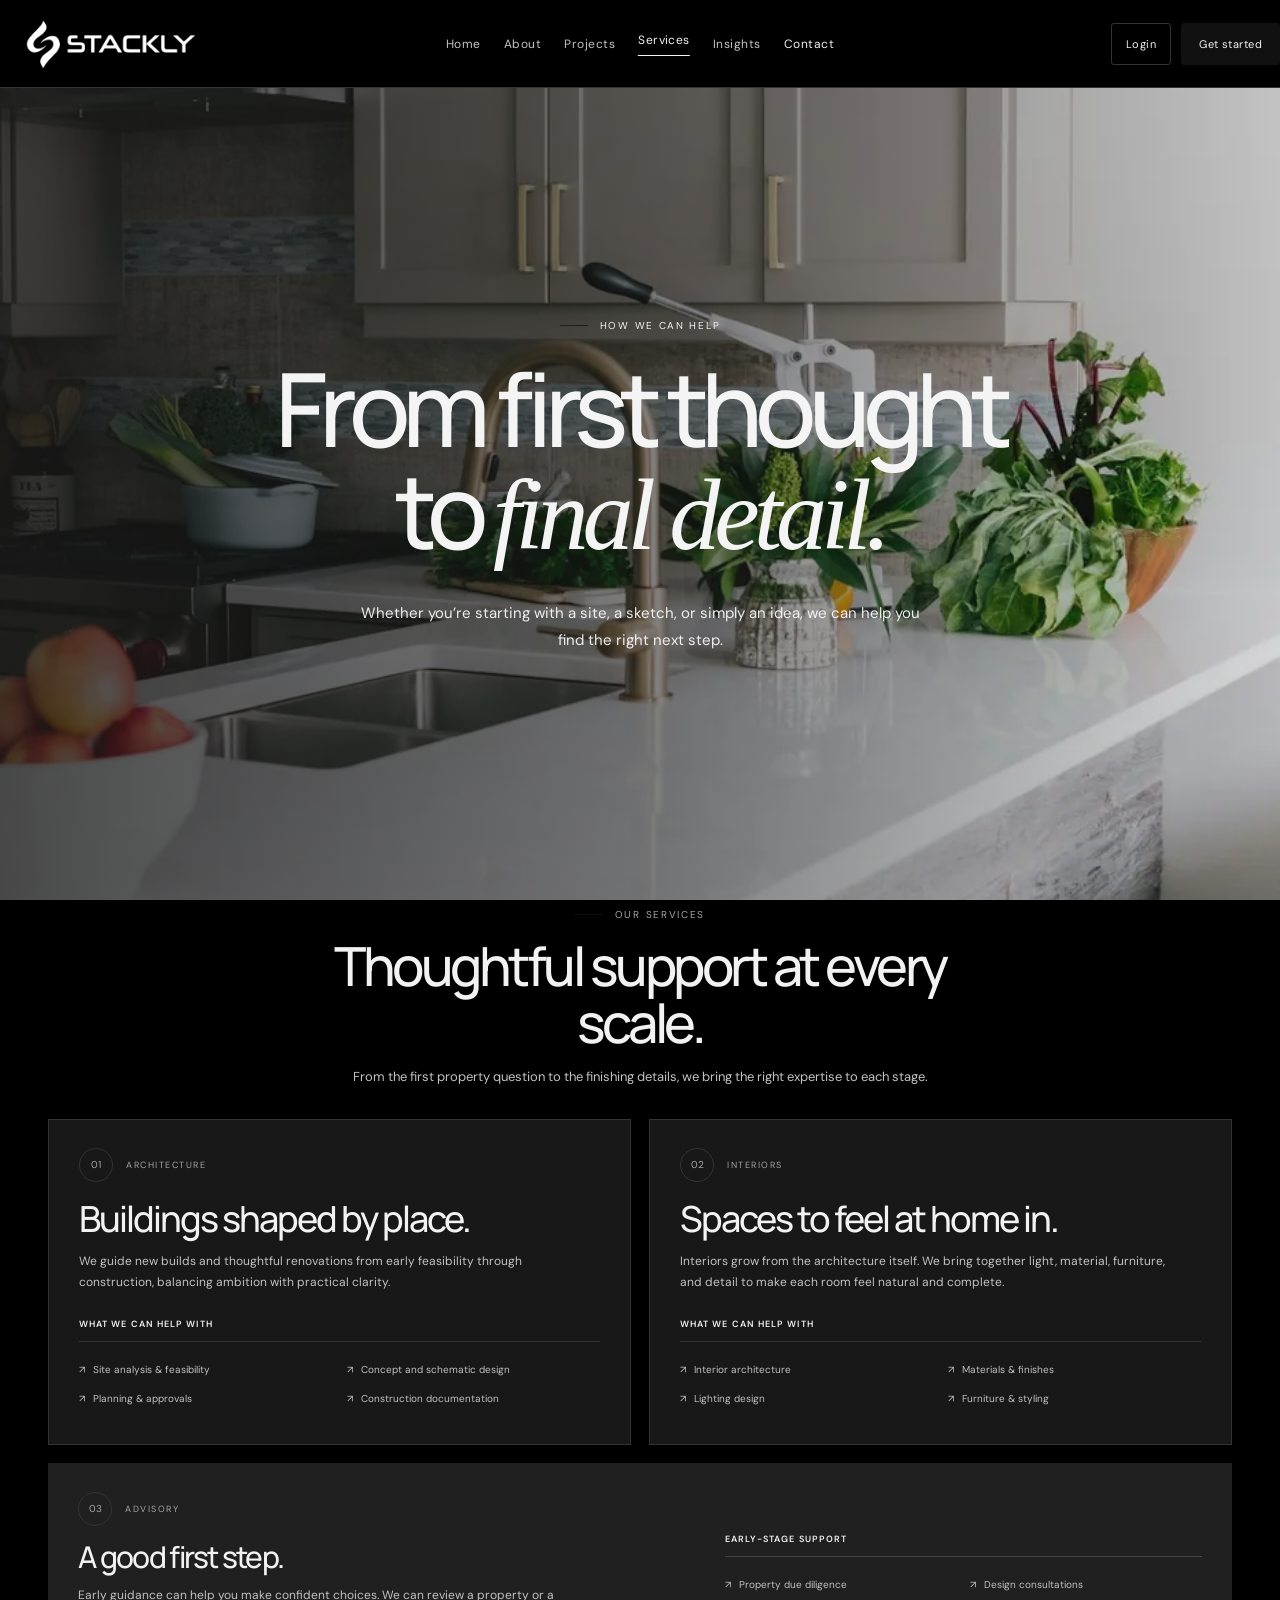
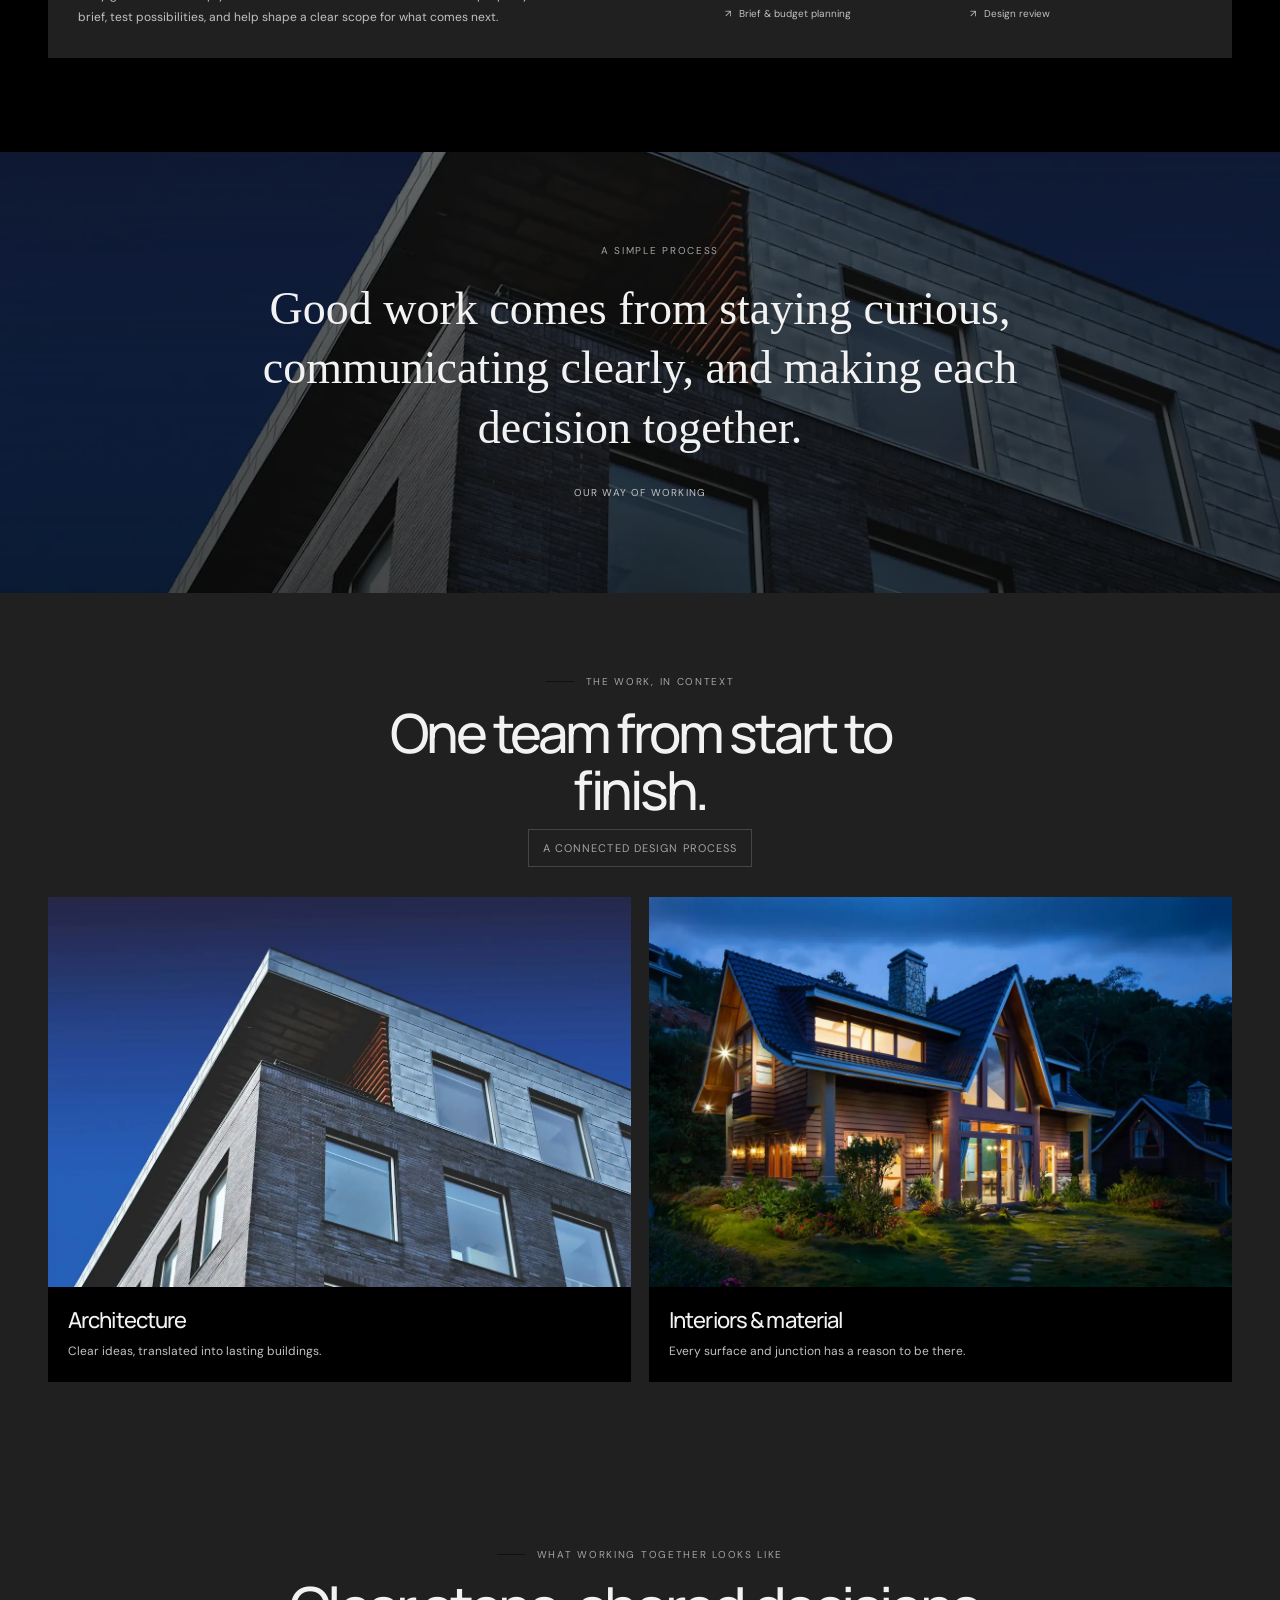
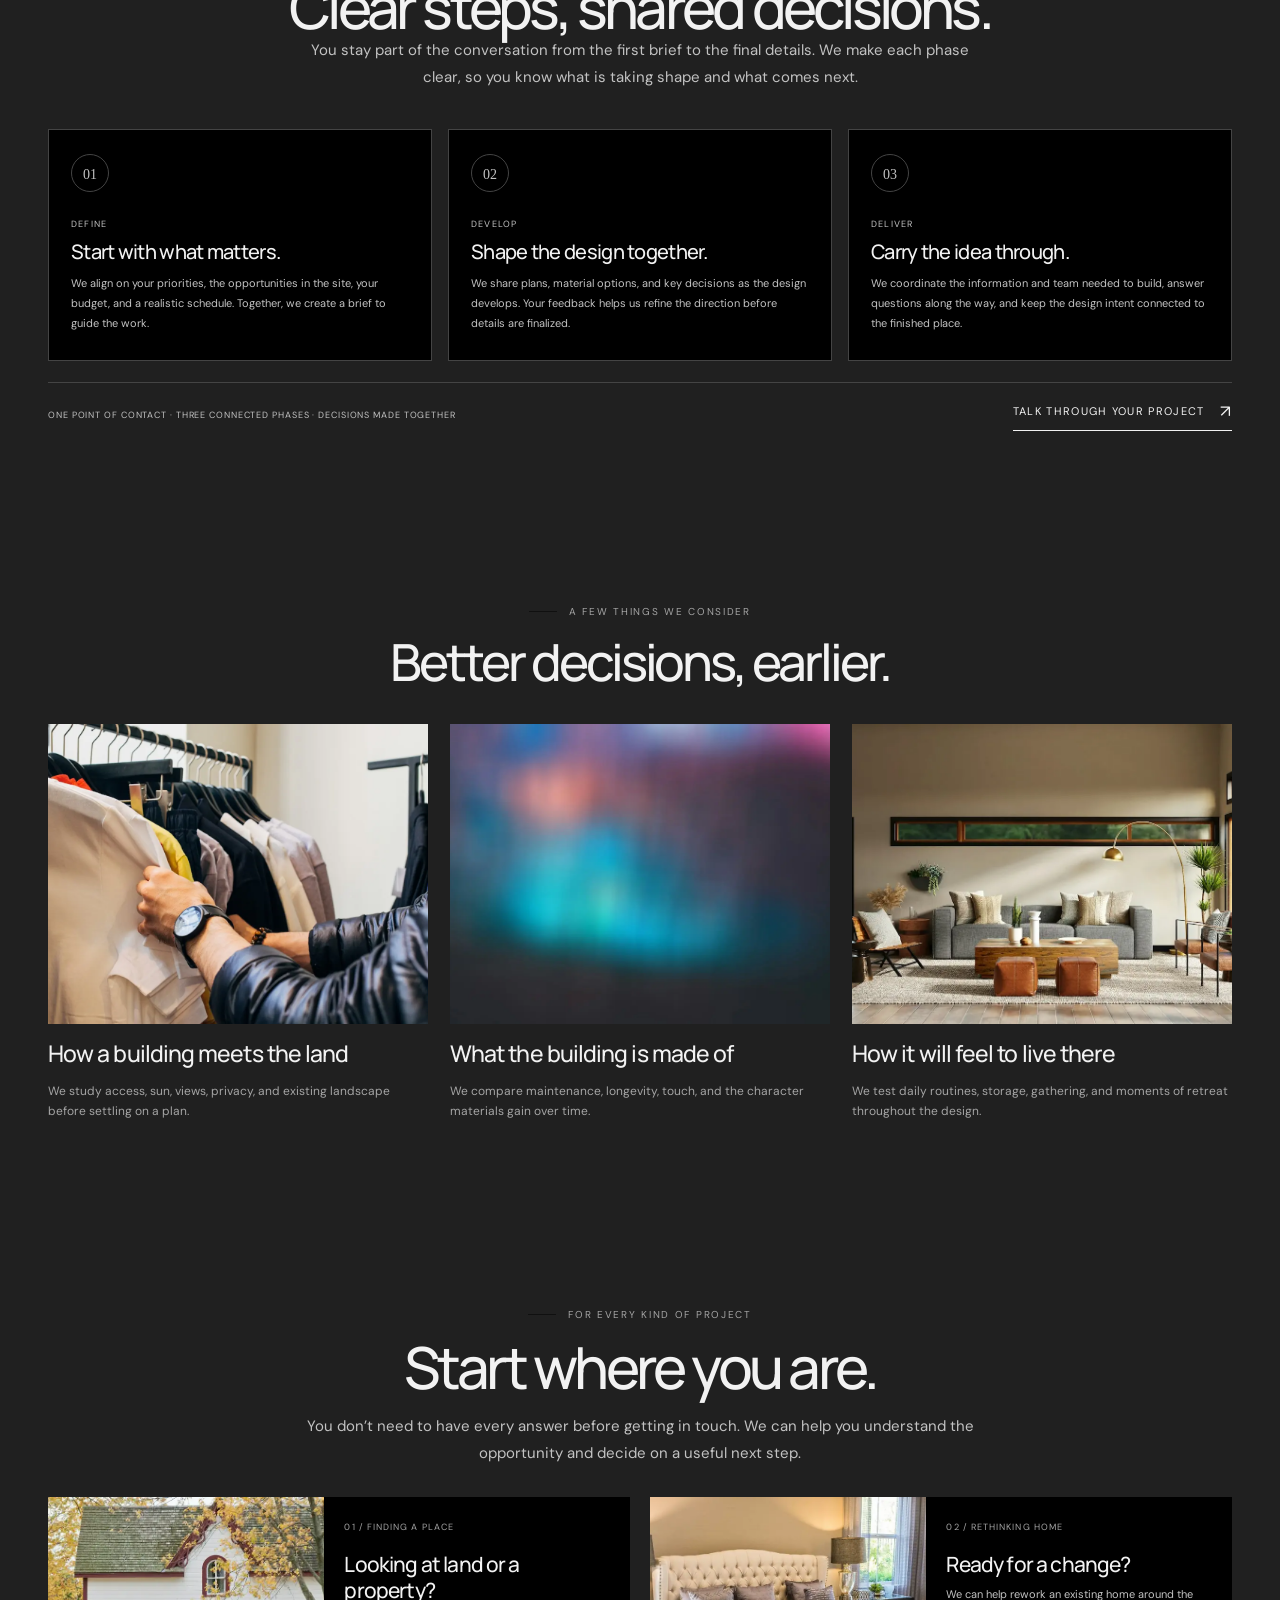
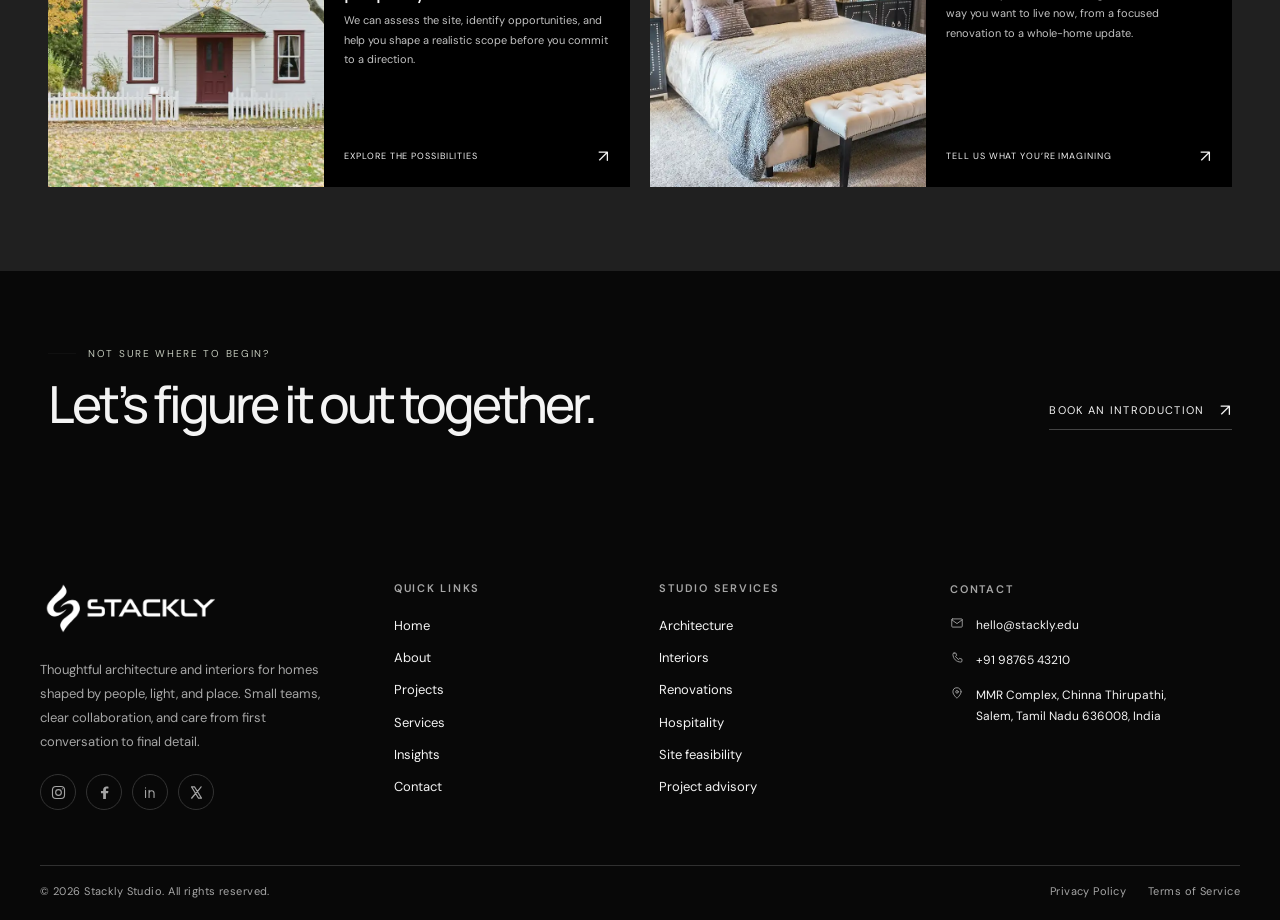
<file: services.html>
<!doctype html><html lang="en"><head><meta charset="utf-8"><meta name="viewport" content="width=device-width,initial-scale=1"><meta name="description" content="Architecture, interiors, and thoughtful guidance from Atelier North."><title>Services — Atelier North</title><link rel="stylesheet" href="styles.css"></head><body><header class="wrap topbar"><a class="brand" href="index.html"><img class="brand-logo" src="stackly_.webp" alt="Stackly"></a><button class="menu-toggle" aria-label="Toggle navigation" aria-expanded="false">☰</button><nav class="nav" aria-label="Main navigation"><div class="nav-primary"><a href="index.html">Home</a><a href="about.html">About</a><a href="projects.html">Projects</a><a class="active" href="services.html">Services</a><a href="insights.html">Insights</a><a class="nav-contact" href="contact.html">Contact</a></div><div class="nav-account"><a href="login.html">Login</a><a class="nav-start" href="get-started.html">Get started</a></div></nav></header><main><section class="wrap page-intro service-hero-intro"><div class="eyebrow">How we can help</div><h1>From first thought<br>to <em>final detail.</em></h1><p class="lead">Whether you’re starting with a site, a sketch, or simply an idea, we can help you find the right next step.</p></section><section class="wrap section services-offerings">
  <div class="services-offerings-head"><div><div class="eyebrow">Our services</div><h2>Thoughtful support at every scale.</h2></div><p>From the first property question to the finishing details, we bring the right expertise to each stage.</p></div>
  <div class="service-list">
    <article class="service-detail service-detail-card"><div class="service-card-heading"><span class="service-card-number">01</span><span class="eyebrow">Architecture</span></div><h2>Buildings shaped by place.</h2><p>We guide new builds and thoughtful renovations from early feasibility through construction, balancing ambition with practical clarity.</p><h3>What we can help with</h3><ul><li>Site analysis &amp; feasibility</li><li>Concept and schematic design</li><li>Planning &amp; approvals</li><li>Construction documentation</li></ul></article>
    <article class="service-detail service-detail-card"><div class="service-card-heading"><span class="service-card-number">02</span><span class="eyebrow">Interiors</span></div><h2>Spaces to feel at home in.</h2><p>Interiors grow from the architecture itself. We bring together light, material, furniture, and detail to make each room feel natural and complete.</p><h3>What we can help with</h3><ul><li>Interior architecture</li><li>Materials &amp; finishes</li><li>Lighting design</li><li>Furniture &amp; styling</li></ul></article>
    <article class="service-detail service-detail-card service-detail-advisory"><div class="service-advisory-copy"><div class="service-card-heading"><span class="service-card-number">03</span><span class="eyebrow">Advisory</span></div><h2>A good first step.</h2><p>Early guidance can help you make confident choices. We can review a property or a brief, test possibilities, and help shape a clear scope for what comes next.</p></div><div><h3>Early-stage support</h3><ul><li>Property due diligence</li><li>Design consultations</li><li>Brief &amp; budget planning</li><li>Design review</li></ul></div></article>
  </div>
</section><section class="quote"><div class="eyebrow" style="justify-content:center">A simple process</div><blockquote>Good work comes from staying curious, communicating clearly, and making each decision together.</blockquote><cite>Our way of working</cite></section><section class="services services-context"><div class="wrap section"><div class="section-head"><div><div class="eyebrow">The work, in context</div><h2>One team from start to finish.</h2></div><span class="small">A connected design process</span></div><div class="project-grid"><article class="project-card"><img loading="lazy" class="project-image" src="images/photo-59.webp" alt="Architectural plans and sketches during a design review"><div class="project-meta"><div><h3>Architecture</h3><p>Clear ideas, translated into lasting buildings.</p></div></div></article><article class="project-card"><img loading="lazy" class="project-image" src="images/photo-60.webp" alt="Carefully selected materials in a warm interior"><div class="project-meta"><div><h3>Interiors & material</h3><p>Every surface and junction has a reason to be there.</p></div></div></article></div></div></section><section class="services-process">
  <div class="wrap section">
    <div class="section-head"><div><div class="eyebrow">What working together looks like</div><h2>Clear steps, shared decisions.</h2></div><p class="lead">You stay part of the conversation from the first brief to the final details. We make each phase clear, so you know what is taking shape and what comes next.</p></div>
    <div class="services-process-grid">
      <article><span class="process-step">01</span><div><span class="process-label">Define</span><h3>Start with what matters.</h3><p>We align on your priorities, the opportunities in the site, your budget, and a realistic schedule. Together, we create a brief to guide the work.</p></div></article>
      <article><span class="process-step">02</span><div><span class="process-label">Develop</span><h3>Shape the design together.</h3><p>We share plans, material options, and key decisions as the design develops. Your feedback helps us refine the direction before details are finalized.</p></div></article>
      <article><span class="process-step">03</span><div><span class="process-label">Deliver</span><h3>Carry the idea through.</h3><p>We coordinate the information and team needed to build, answer questions along the way, and keep the design intent connected to the finished place.</p></div></article>
    </div>
    <div class="services-process-foot"><span>One point of contact · Three connected phases · Decisions made together</span><a class="text-link" href="contact.html">Talk through your project <span>↗</span></a></div>
  </div>
</section><section class="services"><div class="wrap section"><div class="section-head"><div><div class="eyebrow">A few things we consider</div><h2>Better decisions, earlier.</h2></div></div><div class="insight-grid"><article class="insight-card"><img loading="lazy" src="images/photo-63.webp" alt="Contemporary home surrounded by trees"><h2>How a building meets the land</h2><p>We study access, sun, views, privacy, and existing landscape before settling on a plan.</p></article><article class="insight-card"><img loading="lazy" src="images/photo-64.webp" alt="Durable natural materials in a kitchen"><h2>What the building is made of</h2><p>We compare maintenance, longevity, touch, and the character materials gain over time.</p></article><article class="insight-card"><img loading="lazy" src="images/photo-65.webp" alt="A completed modern home with an outdoor connection"><h2>How it will feel to live there</h2><p>We test daily routines, storage, gathering, and moments of retreat throughout the design.</p></article></div></div></section><section class="services-start">
  <div class="wrap section">
    <div class="section-head"><div><div class="eyebrow">For every kind of project</div><h2>Start where you are.</h2></div><p class="lead">You don’t need to have every answer before getting in touch. We can help you understand the opportunity and decide on a useful next step.</p></div>
    <div class="services-start-grid">
      <article class="services-start-card"><img loading="lazy" src="images/photo-66.webp" alt="A traditional home surrounded by mature trees"><a class="services-start-meta services-start-content-link" href="404.html"><span>01 / Finding a place</span><h3>Looking at land or a property?</h3><p>We can assess the site, identify opportunities, and help you shape a realistic scope before you commit to a direction.</p><span class="services-start-link">Explore the possibilities <b>↗</b></span></a></article>
      <article class="services-start-card"><img loading="lazy" src="images/photo-67.webp" alt="A restful bedroom with natural light and considered finishes"><a class="services-start-meta services-start-content-link" href="404.html"><span>02 / Rethinking home</span><h3>Ready for a change?</h3><p>We can help rework an existing home around the way you want to live now, from a focused renovation to a whole-home update.</p><span class="services-start-link">Tell us what you’re imagining <b>↗</b></span></a></article>
    </div>
  </div>
</section><section class="cta"><div class="wrap cta-inner"><div><div class="eyebrow" style="color:#c2c8bb">Not sure where to begin?</div><h2>Let’s figure it out together.</h2></div><a class="text-link" href="404.html">Book an introduction <span>↗</span></a></div></section></main><footer class="site-footer">
  <div class="site-footer-inner">
    <div class="site-footer-main">
      <div class="site-footer-brand">
        <a class="brand" href="index.html"><img class="brand-logo" src="stackly_.webp" alt="Stackly"></a>
        <p>Thoughtful architecture and interiors for homes shaped by people, light, and place. Small teams, clear collaboration, and care from first conversation to final detail.</p>
        <div class="site-footer-socials" aria-label="Social media">
  <a href="404.html" aria-label="Instagram"><svg viewBox="0 0 24 24" aria-hidden="true"><rect x="3.5" y="3.5" width="17" height="17" rx="5"/><circle cx="12" cy="12" r="4"/><circle cx="17.5" cy="6.8" r=".8" fill="currentColor" stroke="none"/></svg></a>
  <a href="404.html" aria-label="Facebook"><svg viewBox="0 0 24 24" aria-hidden="true"><path d="M14 21v-8h3l.5-3H14V8c0-.9.3-1.5 1.6-1.5h2V3.8c-.4-.1-1.5-.2-2.8-.2-2.8 0-4.7 1.7-4.7 4.8v1.6H7v3h3.1v8z" fill="currentColor" stroke="none"/></svg></a>
  <a href="404.html" aria-label="LinkedIn"><svg viewBox="0 0 24 24" aria-hidden="true"><path d="M5 9v10M5 5.5v.1M10 19v-10m0 4a3.5 3.5 0 0 1 7 0v6"/></svg></a>
  <a href="404.html" aria-label="X (Twitter)"><svg viewBox="0 0 24 24" aria-hidden="true"><path d="M5 4h4.2l9.8 16h-4.2L5 4Zm.5 16L18.5 4M5 20l6.2-7.6M12.8 11.6 18.5 4"/></svg></a>
</div>
      </div>
      <nav class="site-footer-nav" aria-label="Quick links">
        <h2>Quick links</h2>
        <div class="site-footer-quick-links"><a href="index.html">Home</a><a href="about.html">About</a><a href="projects.html">Projects</a><a href="services.html">Services</a><a href="insights.html">Insights</a><a href="contact.html">Contact</a></div>
      </nav>
      <nav class="site-footer-nav site-footer-services" aria-label="Studio services">
        <h2>Studio services</h2>
        <div class="site-footer-service-links"><a href="404.html">Architecture</a><a href="404.html">Interiors</a><a href="404.html">Renovations</a><a href="404.html">Hospitality</a><a href="404.html">Site feasibility</a><a href="404.html">Project advisory</a></div>
      </nav>
      <div class="site-footer-contact">
        <h2>Contact</h2>
        <a class="footer-contact-item" href="mailto:hello@stackly.edu"><svg viewBox="0 0 24 24" aria-hidden="true"><path d="M3 6.5 12 13l9-6.5M4.5 5h15A1.5 1.5 0 0 1 21 6.5v11a1.5 1.5 0 0 1-1.5 1.5h-15A1.5 1.5 0 0 1 3 17.5v-11A1.5 1.5 0 0 1 4.5 5Z"/></svg><span>hello@stackly.edu</span></a>
        <a class="footer-contact-item" href="tel:+919876543210"><svg viewBox="0 0 24 24" aria-hidden="true"><path d="M7 3.5h3l1.4 4-2 1.6a15 15 0 0 0 5.5 5.5l1.6-2 4 1.4v3A2 2 0 0 1 18.3 19C10.6 18.6 5.4 13.4 5 5.7A2 2 0 0 1 7 3.5Z"/></svg><span>+91 98765 43210</span></a>
        <a class="footer-contact-item" href="https://www.google.com/maps/place/MMR+Complex,+Chinna+Thirupathi,+Salem,+Tamil+Nadu+636008,+India/" target="_blank" rel="noopener noreferrer"><svg viewBox="0 0 24 24" aria-hidden="true"><path d="M19 10c0 5-7 11-7 11S5 15 5 10a7 7 0 1 1 14 0Z"/><circle cx="12" cy="10" r="2.2"/></svg><span>MMR Complex, Chinna Thirupathi,<br>Salem, Tamil Nadu 636008, India</span></a>
      </div>
    </div>
    <div class="site-footer-bottom"><span>© <span data-year></span> Stackly Studio. All rights reserved.</span><div class="site-footer-legal"><a href="404.html">Privacy Policy</a><a href="404.html">Terms of Service</a></div></div>
  </div>
</footer><script src="script.js"></script></body></html>
</file>
<file: styles.css>
@import url('https://fonts.googleapis.com/css2?family=DM+Sans:wght@400;500;600;700&family=Manrope:wght@400;500;600;700;800&display=swap');

:root{--ink:#f2f2f2;--paper:#000000;--white:#181818;--muted:#a4a4a4;--line:#333333;--accent:#bdbdbd;--serif:Georgia,'Times New Roman',serif;--sans:'DM Sans',Arial,sans-serif;--display:Manrope,var(--sans)}
*{box-sizing:border-box}html{scroll-behavior:smooth}body{margin:0;background:var(--paper);color:var(--ink);font-family:var(--sans);-webkit-font-smoothing:antialiased}a{color:inherit;text-decoration:none}button,input,textarea{font:inherit}.wrap{width:min(1280px,calc(100% - 96px));margin:auto}.topbar{height:88px;display:flex;align-items:center;justify-content:space-between;border-bottom:1px solid var(--line);position:sticky;top:0;background:var(--paper);z-index:5}.brand{display:flex;align-items:center;gap:11px;font:800 15px var(--display);letter-spacing:.12em}.brand-mark{width:28px;height:28px;display:block;border:1px solid var(--ink);position:relative;transform:rotate(45deg)}.brand-mark:after{content:'';position:absolute;inset:6px;border:1px solid var(--ink)}.nav{display:flex;gap:34px;align-items:center}.nav a{font-size:12px;letter-spacing:.04em;color:#c2c2c2;transition:color .2s}.nav a:hover,.nav a.active{color:var(--ink)}.nav a.active:after{content:'';height:1px;background:var(--ink);display:block;margin-top:7px}.nav-contact{padding:0!important;color:inherit!important}.menu-toggle{display:none;border:0;background:none;font-size:24px}.eyebrow{font-size:10px;text-transform:uppercase;letter-spacing:.17em;color:var(--muted);display:flex;align-items:center;gap:12px}.eyebrow:before{content:'';width:28px;height:1px;background:#101010}.hero{padding:75px 0 62px}.hero-grid{display:grid;grid-template-columns:1.1fr .9fr;gap:60px;align-items:end}.hero h1,.page-intro h1{font:500 clamp(52px,7vw,100px)/.99 var(--display);letter-spacing:-.075em;margin:26px 0 24px;max-width:850px}.hero h1 em,.page-intro h1 em{font-family:var(--serif);font-weight:400;letter-spacing:-.06em}.hero-copy{max-width:350px;justify-self:end;margin-bottom:22px}.hero-copy p,.lead{font-size:15px;line-height:1.8;color:#c2c2c2}.text-link{display:inline-flex;gap:15px;align-items:center;border-bottom:1px solid var(--ink);padding:0 0 8px;font-size:11px;text-transform:uppercase;letter-spacing:.12em;margin-top:16px}.text-link span{font-size:17px;transition:transform .2s}.text-link:hover span{transform:translateX(4px)}.hero-image{height:min(58vw,610px);min-height:370px;background-position:center 54%;background-size:cover;position:relative}.image-caption{position:absolute;right:24px;bottom:20px;color:#f4f4f4;text-shadow:0 1px 10px #000;font-size:10px;letter-spacing:.12em;text-transform:uppercase}.section{padding:94px 0}.section-head{display:flex;justify-content:space-between;align-items:end;margin-bottom:36px}.section-head h2,.split h2,.cta h2{font:500 clamp(34px,4vw,56px)/1.06 var(--display);letter-spacing:-.06em;margin:16px 0 0}.section-head .small{font-size:11px;letter-spacing:.1em;text-transform:uppercase;color:var(--muted)}.project-grid{display:grid;grid-template-columns:1fr 1fr;gap:46px 24px}.project-card:nth-child(even){margin-top:90px}.project-image{display:block;width:100%;height:430px;object-fit:cover;background:#202020}.project-card:nth-child(even) .project-image{height:345px}.project-meta{display:flex;justify-content:space-between;align-items:start;padding-top:16px}.project-meta h3{font:500 20px var(--display);margin:0 0 6px;letter-spacing:-.035em}.project-meta p{font-size:11px;color:var(--muted);margin:0}.project-number{font-size:10px;color:var(--muted)}.split{display:grid;grid-template-columns:.85fr 1.15fr;gap:13%;align-items:center}.split-image{width:100%;height:570px;object-fit:cover}.split-copy p{max-width:440px;font-size:14px;line-height:1.85;color:#c2c2c2}.stat-row{display:flex;gap:52px;margin-top:38px;padding-top:24px;border-top:1px solid var(--line)}.stat strong{display:block;font:500 35px var(--display);letter-spacing:-.05em}.stat span{font-size:10px;color:var(--muted);letter-spacing:.1em;text-transform:uppercase}.services{background:#202020}.service-list{border-top:1px solid #444444;margin-top:38px}.service{display:grid;grid-template-columns:70px 1fr 1.1fr 30px;gap:26px;align-items:center;padding:25px 0;border-bottom:1px solid #444444}.service-num{font-size:11px;color:var(--muted)}.service h3{font:500 23px var(--display);letter-spacing:-.04em;margin:0}.service p{font-size:12px;line-height:1.65;color:#c2c2c2;margin:0}.service-arrow{font-size:19px}.quote{background:#202020;padding:92px 14%;text-align:center}.quote blockquote{font:400 clamp(25px,4vw,46px)/1.3 var(--serif);margin:22px auto;max-width:880px}.quote cite{font:normal 10px var(--sans);letter-spacing:.12em;text-transform:uppercase;color:#c2c2c2}.cta{background:#080808;color:#f4f4f4;padding:76px 0}.cta-inner{display:flex;align-items:end;justify-content:space-between;gap:30px}.cta h2{max-width:650px}.cta .text-link{border-color:#444444}.footer{padding:50px 0 25px}.footer-top{display:flex;justify-content:space-between;align-items:start;padding-bottom:44px;border-bottom:1px solid var(--line)}.footer-note{max-width:250px;font-size:12px;line-height:1.7;color:var(--muted)}.footer-links{display:flex;gap:40px}.footer-links a{font-size:11px;color:#c2c2c2}.footer-bottom{display:flex;justify-content:space-between;padding-top:18px;color:var(--muted);font-size:10px}.page-intro{padding:78px 0 55px}.page-intro h1{font-size:clamp(54px,8vw,110px);max-width:950px;margin-bottom:20px}.page-intro .lead{max-width:540px}.page-hero-img{width:100%;height:490px;object-fit:cover}.about-grid{display:grid;grid-template-columns:.55fr 1.45fr;gap:9%;padding:75px 0}.about-grid h2{font:500 38px var(--display);letter-spacing:-.05em;margin:0}.about-grid p{font:21px/1.6 var(--serif);margin:0;max-width:750px}.values-grid{display:grid;grid-template-columns:repeat(3,1fr);gap:28px;margin-top:42px}.value{border-top:1px solid var(--line);padding-top:20px}.value h3{font:500 19px var(--display)}.value p{font-size:12px;line-height:1.75;color:var(--muted)}.filter-row{display:flex;gap:10px;margin-bottom:30px}.filter{border:1px solid var(--line);background:transparent;padding:10px 15px;font-size:10px;letter-spacing:.08em;text-transform:uppercase;cursor:pointer}.filter.active,.filter:hover{background:var(--ink);color:#f4f4f4;border-color:var(--ink)}.project-card.hidden{display:none}.project-image.tall{height:520px}.service-detail{display:grid;grid-template-columns:1fr 1fr;gap:60px;padding:34px 0;border-bottom:1px solid var(--line)}.service-detail h2{font:500 32px var(--display);letter-spacing:-.05em;margin:5px 0}.service-detail p{font-size:13px;line-height:1.8;color:var(--muted);max-width:520px}.service-detail ul{padding:0;list-style:none;font-size:12px;line-height:2.5}.service-detail li:before{content:'↗';margin-right:12px;color:#c2c2c2}.insight-grid{display:grid;grid-template-columns:repeat(3,1fr);gap:22px}.insight-card img{width:100%;height:300px;object-fit:cover}.insight-card .date{font-size:10px;text-transform:uppercase;letter-spacing:.1em;color:var(--muted);margin-top:18px}.insight-card h2{font:500 23px/1.3 var(--display);letter-spacing:-.04em;margin:10px 0}.insight-card p{font-size:12px;line-height:1.7;color:var(--muted)}.contact-grid{display:grid;grid-template-columns:.8fr 1.2fr;gap:12%;padding-bottom:90px}.contact-details h2{font:500 35px var(--display);letter-spacing:-.05em}.contact-details p{font-size:13px;line-height:1.8;color:var(--muted)}.contact-item{margin-top:28px}.contact-item span{font-size:10px;letter-spacing:.14em;text-transform:uppercase;color:var(--muted)}.contact-item a,.contact-item div{display:block;font-size:14px;margin-top:7px}.form-row{display:grid;grid-template-columns:1fr 1fr;gap:18px}.field{margin-bottom:21px}.field label{display:block;font-size:10px;text-transform:uppercase;letter-spacing:.12em;margin-bottom:9px}.field input,.field textarea,.field select{width:100%;background:transparent;border:0;border-bottom:1px solid #303030;padding:12px 0;outline:none;color:var(--ink);font-size:13px}.field textarea{height:100px;resize:vertical}.submit{background:var(--ink);color:#f4f4f4;border:0;padding:16px 24px;font-size:10px;letter-spacing:.1em;text-transform:uppercase;cursor:pointer}.form-message{font-size:12px;color:#c2c2c2;margin-top:14px}.reveal{opacity:0;transform:translateY(16px);transition:opacity .6s,transform .6s}.reveal.visible{opacity:1;transform:none}
@media(max-width:800px){.wrap{width:min(100% - 40px,650px)}.topbar{height:72px}.menu-toggle{display:block;cursor:pointer}.nav{display:none;position:absolute;left:-20px;right:-20px;top:71px;padding:20px;background:var(--paper);border-bottom:1px solid var(--line);flex-direction:column;align-items:stretch;gap:0}.nav.open{display:flex}.nav a{padding:14px 0}.nav a.active:after{display:none}.nav-contact{margin-top:8px;text-align:center}.hero{padding:55px 0 35px}.hero-grid{grid-template-columns:1fr;gap:5px}.hero h1{font-size:clamp(53px,13vw,84px)}.hero-copy{justify-self:start;margin-bottom:24px}.hero-image{height:64vw;min-height:300px}.section{padding:65px 0}.project-grid{gap:32px 14px}.project-image,.project-card:nth-child(even) .project-image{height:260px}.project-card:nth-child(even){margin-top:45px}.split{grid-template-columns:1fr;gap:28px}.split-image{height:390px;order:2}.split-copy{order:1}.service{grid-template-columns:30px 1fr 22px;gap:12px}.service p{grid-column:2;grid-row:2}.service-arrow{grid-column:3;grid-row:1}.quote{padding:62px 7%}.cta-inner{align-items:start;flex-direction:column}.footer-top{flex-direction:column;gap:28px}.footer-links{gap:20px;flex-wrap:wrap}.page-intro{padding:55px 0 32px}.page-hero-img{height:340px}.about-grid{grid-template-columns:1fr;gap:22px;padding:56px 0}.about-grid p{font-size:18px}.values-grid{grid-template-columns:1fr;gap:12px}.service-detail{grid-template-columns:1fr;gap:12px}.insight-grid{grid-template-columns:1fr 1fr}.insight-card img{height:240px}.contact-grid{grid-template-columns:1fr;gap:40px}.project-image.tall{height:340px}}
@media(max-width:500px){.wrap{width:calc(100% - 36px)}.project-grid{grid-template-columns:1fr;gap:30px}.project-card:nth-child(even){margin-top:0}.project-image,.project-card:nth-child(even) .project-image{height:300px}.section-head{align-items:start;gap:15px;flex-direction:column}.project-meta h3{font-size:17px}.stat-row{gap:24px}.stat strong{font-size:28px}.insight-grid{grid-template-columns:1fr}.insight-card img{height:290px}.form-row{grid-template-columns:1fr;gap:0}.footer-bottom{gap:20px;flex-direction:column}.page-hero-img{height:270px}}
/* Homepage refinements */
.home-hero{padding:72px 0 34px}.home-hero-copy{display:grid;grid-template-columns:1fr 1fr;align-items:end;gap:35px;margin-bottom:30px}.home-hero-copy>.eyebrow{grid-column:1/-1}.home-hero h1{font:500 clamp(60px,8.2vw,112px)/.91 var(--display);letter-spacing:-.085em;margin:0}.home-hero h1 em,.home-cta h2 em{font-family:var(--serif);font-weight:400;letter-spacing:-.07em}.home-hero-bottom{max-width:390px;justify-self:end;padding-bottom:7px}.home-hero-bottom p{font-size:14px;line-height:1.8;color:#c2c2c2;margin:0 0 14px}.home-hero-image{position:relative;margin:0;height:min(58vw,640px);min-height:430px;overflow:hidden;background:#202020}.home-hero-image img{width:100%;height:100%;display:block;object-fit:cover;object-position:center 55%}.home-hero-image:after{content:'';position:absolute;inset:45% 0 0;background:linear-gradient(transparent,rgba(24, 24, 24, .44))}.home-hero-image figcaption{position:absolute;z-index:1;bottom:23px;left:26px;right:26px;display:flex;justify-content:space-between;color:#f4f4f4;font-size:10px;letter-spacing:.1em;text-transform:uppercase}.home-hero-index{display:flex;gap:15px;align-items:center;margin-top:18px;color:var(--muted);font-size:10px;letter-spacing:.1em;text-transform:uppercase}.home-hero-index span:first-child{color:var(--ink)}.home-hero-index span+span:before{content:'';height:1px;width:25px;display:inline-block;background:var(--line);vertical-align:middle;margin-right:15px}.home-principles{background:#202020;padding:58px 0}.principles-inner{display:grid;grid-template-columns:.7fr 1.7fr .9fr;gap:42px;align-items:start}.principles-inner>.eyebrow{margin-top:12px}.principles-statement{font:400 clamp(27px,3.4vw,44px)/1.2 var(--serif);letter-spacing:-.035em;margin:0;max-width:630px}.principles-note{font-size:12px;line-height:1.8;color:#c2c2c2;margin-top:5px}.home-work{padding-top:100px;padding-bottom:100px}.home-work .section-head{align-items:end}.home-work .section-head h2{font:500 clamp(38px,5vw,62px)/1.02 var(--display);letter-spacing:-.07em}.home-work .section-head h2 em{font-family:var(--serif);font-weight:400}.home-project-grid{display:grid;grid-template-columns:1fr 1fr 1fr;gap:20px;margin-top:35px}.home-project{display:block}.home-project:nth-child(2){padding-top:48px}.home-project:nth-child(3){padding-top:96px}.home-project img{width:100%;height:360px;display:block;object-fit:cover;background:#202020;transition:transform .5s}.home-project:hover img{transform:scale(1.015)}.home-project-caption{display:flex;justify-content:space-between;gap:8px;padding-top:15px}.home-project-caption span{font-size:9px;letter-spacing:.11em;text-transform:uppercase;color:var(--muted)}.home-project-caption h3{font:500 19px var(--display);letter-spacing:-.035em;margin:6px 0 0}.home-studio{background:#202020;padding:90px 0}.home-studio-grid{display:grid;grid-template-columns:1.12fr .88fr;gap:10%;align-items:center}.home-studio-image{height:570px;position:relative}.home-studio-image img{width:100%;height:100%;object-fit:cover;display:block}.home-studio-image .image-caption{right:20px;bottom:18px}.home-studio-copy h2,.home-detail-grid h2{font:500 clamp(38px,5vw,61px)/1.04 var(--display);letter-spacing:-.07em;margin:19px 0}.home-studio-copy h2 em,.home-detail-grid h2 em{font-family:var(--serif);font-weight:400}.home-studio-copy p,.home-detail-grid p{font-size:13px;line-height:1.9;color:#c2c2c2;max-width:455px}.home-services{padding-top:95px;padding-bottom:105px}.home-services .section-head h2{font:500 clamp(36px,4.4vw,54px)/1.08 var(--display);letter-spacing:-.06em;margin-top:17px}.home-services-grid{display:grid;grid-template-columns:repeat(3,1fr);border-top:1px solid var(--line);margin-top:42px}.home-service{min-height:205px;padding:22px 25px 18px 0;border-bottom:1px solid var(--line);position:relative}.home-service+.home-service{border-left:1px solid var(--line);padding-left:24px}.home-service>span{font-size:10px;color:var(--muted)}.home-service h3{font:500 22px var(--display);letter-spacing:-.04em;margin:23px 0 8px}.home-service p{font-size:12px;line-height:1.7;color:var(--muted);max-width:280px;margin:0}.home-service-arrow{position:absolute;right:16px;top:22px;font-size:16px;font-weight:400;line-height:1}.home-detail-band{background:#080808;color:#f4f4f4;padding:90px 0}.home-detail-grid{display:grid;grid-template-columns:.85fr 1.15fr .58fr;gap:18px;align-items:center}.home-detail-grid>div{padding-right:25px}.home-detail-grid .eyebrow{color:#a6a6a6}.home-detail-grid p{color:#a6a6a6}.home-detail-grid .text-link{border-color:#444444}.home-detail-grid>img{width:100%;height:450px;object-fit:cover}.home-detail-grid>img.home-detail-secondary{height:320px}.home-cta{padding:86px 0;background:#202020}.home-cta-inner{display:flex;justify-content:space-between;align-items:end;gap:40px}.home-cta h2{font:500 clamp(44px,6vw,76px)/1 var(--display);letter-spacing:-.075em;margin:18px 0 0}.home-cta-action{max-width:330px}.home-cta-action p{font-size:13px;line-height:1.8;color:#c2c2c2}.home-cta-action .text-link{margin-top:5px}
@media(max-width:800px){.home-hero{padding-top:52px}.home-hero-copy{grid-template-columns:1fr;gap:22px}.home-hero h1{font-size:clamp(57px,11vw,85px)}.home-hero-bottom{justify-self:start}.home-hero-image{height:65vw;min-height:340px}.principles-inner{grid-template-columns:1fr;gap:15px}.principles-inner>.eyebrow{margin:0}.principles-statement{max-width:600px}.home-project-grid{grid-template-columns:1fr 1fr}.home-project:nth-child(2),.home-project:nth-child(3){padding-top:0}.home-project:nth-child(3){display:none}.home-project img{height:310px}.home-studio-grid{grid-template-columns:1fr;gap:35px}.home-studio-image{height:450px}.home-detail-grid{grid-template-columns:1fr 1fr}.home-detail-grid>div{grid-column:1/-1;margin-bottom:10px}.home-detail-grid>img{height:350px}.home-detail-grid>img.home-detail-secondary{height:260px}.home-cta-inner{align-items:start;flex-direction:column;gap:20px}}
@media(max-width:520px){.home-hero{padding-top:42px}.home-hero h1{font-size:clamp(51px,12vw,65px)}.home-hero-image{min-height:300px;height:78vw}.home-hero-image figcaption{left:15px;right:15px;bottom:15px;font-size:8px;gap:10px}.home-work{padding-top:68px;padding-bottom:68px}.home-work .section-head{align-items:start}.home-project-grid{grid-template-columns:1fr;gap:29px}.home-project:nth-child(2){padding-top:0}.home-project:nth-child(3){display:block;padding-top:0}.home-project img{height:300px}.home-project-caption h3{font-size:17px}.home-studio{padding:65px 0}.home-studio-image{height:350px}.home-services{padding-top:68px;padding-bottom:68px}.home-services .section-head{align-items:start}.home-services-grid{grid-template-columns:1fr;margin-top:25px}.home-service,.home-service+.home-service{min-height:auto;padding:18px 34px 18px 0;border-left:0}.home-service h3{margin:12px 0 5px}.home-detail-band{padding:65px 0}.home-detail-grid{grid-template-columns:1fr 1fr;gap:10px}.home-detail-grid>img{height:260px}.home-detail-grid>img.home-detail-secondary{height:200px}.home-cta{padding:65px 0}.home-cta h2{font-size:53px}}
.home-hero-image.has-copy:after{inset:0;background:linear-gradient(90deg,rgba(24, 24, 24, .74) 0%,rgba(24, 24, 24, .43) 52%,rgba(24, 24, 24, .08) 100%)}
.home-hero-image.has-copy .home-hero-copy{position:absolute;z-index:2;inset:0;padding:clamp(30px,6.5vw,82px);color:#f4f4f4;align-content:center}
.home-hero-image.has-copy .eyebrow{color:#f4f4f4}
.home-hero-image.has-copy .eyebrow:before{background:#202020}
.home-hero-image.has-copy .home-hero-bottom p{color:#f4f4f4}
.home-hero-image.has-copy .text-link{border-color:#444444}
.home-hero-image.has-copy figcaption{display:none}
@media(max-width:800px){.home-hero-image.has-copy .home-hero-copy{padding:34px}}
@media(max-width:520px){.home-hero-image.has-copy{height:450px;min-height:450px}.home-hero-image.has-copy .home-hero-copy{padding:25px}.home-hero-image.has-copy:after{background:linear-gradient(90deg,rgba(24, 24, 24, .78),rgba(24, 24, 24, .25))}}
.home-project:nth-child(2),.home-project:nth-child(3){padding-top:0}
@media(max-width:800px){.home-project:nth-child(3){display:block}}
.site-footer{margin-top:0;background:#080808;color:#f4f4f4}
.site-footer-inner{width:min(1280px,calc(100% - 96px));margin:0 auto}
.site-footer-main{display:grid;grid-template-columns:1.05fr 1fr .8fr;gap:clamp(36px,7vw,100px);padding:76px 0 68px}
.site-footer .brand{color:#f4f4f4}
.site-footer .brand-mark,.site-footer .brand-mark:after{border-color:#444444}
.brand-logo{display:block;width:180px;height:auto;max-height:60px;object-fit:contain}
.site-footer-brand>p{max-width:320px;margin:22px 0 20px;color:#a6a6a6;font-size:13px;line-height:1.8}
.site-footer-email{display:inline-flex;align-items:center;gap:10px;color:#f4f4f4;font-size:12px;border-bottom:1px solid #303030;padding-bottom:7px}
.site-footer-nav{display:block}
.site-footer-nav h2,.site-footer-cta>span{display:block;margin:3px 0 21px;color:#a6a6a6;font-size:10px;font-weight:500;letter-spacing:.15em;text-transform:uppercase}
.site-footer-quick-links{display:grid;grid-template-columns:1fr 1fr;gap:0 28px}
.site-footer-nav a{display:block;width:max-content;margin:0 0 13px;color:#f4f4f4;font-size:13px;transition:color .2s}
.site-footer-nav a:hover,.site-footer-email:hover{color:#a6a6a6}
.site-footer-cta p{max-width:260px;margin:0 0 22px;color:#a6a6a6;font:400 21px/1.45 var(--serif)}
.site-footer-cta>a{display:inline-flex;align-items:center;gap:16px;background:#202020;color:#f4f4f4;padding:13px 16px;font-size:10px;letter-spacing:.1em;text-transform:uppercase;transition:background .2s}
.site-footer-cta>a:hover{background:#2a2a2a}
.site-footer-cta>a span{font-size:15px}
.site-footer-bottom{display:flex;justify-content:space-between;gap:24px;border-top:1px solid #303030;padding:20px 0 23px;color:#a6a6a6;font-size:10px;letter-spacing:.04em}
.topbar .nav{position:absolute;left:0;right:0;transform:none;display:flex;justify-content:center;gap:clamp(12px,1.6vw,20px)}
.nav-primary{display:flex;align-items:center;gap:clamp(12px,1.8vw,24px)}
.nav-account{position:absolute;right:0;top:50%;transform:translateY(-50%);display:flex;align-items:center;gap:10px}
.nav-account>a:not(.nav-start){display:inline-flex;align-items:center;justify-content:center;min-height:42px;padding:0 14px!important;border:1px solid var(--line);border-radius:3px;font-size:11px;letter-spacing:.04em;color:var(--ink)}
.nav-account>a:not(.nav-start):hover{border-color:var(--ink);color:var(--ink)}
.nav .nav-start{display:inline-flex;align-items:center;justify-content:center;min-height:42px;padding:0 17px!important;background:var(--ink);color:#f4f4f4!important;border:1px solid var(--ink);border-radius:3px;font-size:11px;letter-spacing:.04em}
.nav .nav-start:hover{background:#101010;color:#f4f4f4!important}
.nav .nav-start:after{display:none!important}
.auth-page{background:var(--paper);min-height:calc(100vh - 88px)}
.auth-layout{display:grid;grid-template-columns:1fr .9fr;gap:clamp(48px,9vw,130px);align-items:center;padding-top:88px;padding-bottom:100px}
.auth-story h1{font:500 clamp(48px,6vw,78px)/.98 var(--display);letter-spacing:-.075em;margin:25px 0 22px}
.auth-story h1 em{font:400 .98em/1 var(--serif);letter-spacing:-.06em}
.auth-story>p{max-width:480px;color:#c2c2c2;font-size:15px;line-height:1.85}
.auth-story-note{margin-top:52px;padding-top:20px;border-top:1px solid var(--line);max-width:420px}
.auth-story-note>span,.auth-kicker{font-size:9px;letter-spacing:.15em;color:var(--muted)}
.auth-story-note>p{font:400 19px/1.55 var(--serif);max-width:390px;margin:13px 0 0}
.auth-story-note ul{margin:15px 0 0;padding-left:17px;color:#c2c2c2;font-size:12px;line-height:2.2}
.auth-panel{background:var(--white);border:1px solid #444444;padding:clamp(27px,4vw,48px);box-shadow:0 18px 55px rgba(44, 44, 44, .06)}
.auth-panel{border-radius:14px}
.auth-panel-heading h2{font:500 clamp(27px,3vw,36px)/1.12 var(--display);letter-spacing:-.055em;margin:14px 0 9px}
.auth-panel-heading>p{margin:0 0 29px;color:var(--muted);font-size:12px;line-height:1.7}
.auth-panel .field{margin-bottom:19px}
.auth-panel .field label{font-size:9px;color:#c2c2c2}
.auth-panel .field input,.auth-panel .field textarea,.auth-panel .field select{border:1px solid #444444;background:#181818;padding:13px 14px;font-size:12px}
.auth-panel .field input,.auth-panel .field textarea,.auth-panel .field select{border-radius:6px}
.auth-panel .field input:focus,.auth-panel .field textarea:focus,.auth-panel .field select:focus{border-color:#303030}
.auth-panel .field textarea{height:116px}
.auth-options{display:flex;align-items:center;justify-content:space-between;gap:14px;margin:7px 0 23px;color:#c2c2c2;font-size:10px}
.remember{display:inline-flex;align-items:center;gap:8px}.remember input{accent-color:#bdbdbd}
.auth-options>a,.auth-switch a{color:var(--ink);text-decoration:underline;text-underline-offset:4px}
.auth-submit{width:100%;display:flex;align-items:center;justify-content:space-between;margin-top:5px}
.auth-submit{border-radius:6px}
.auth-submit span{font-size:15px}
.auth-message{min-height:18px;margin:12px 0 0;color:#c2c2c2;font-size:11px;line-height:1.55}
.auth-switch{border-top:1px solid var(--line);padding-top:20px;margin-top:16px;color:#c2c2c2;font-size:11px}
.auth-form-panel{align-self:start}
@media(max-width:900px){.auth-layout,.auth-start-layout{grid-template-columns:1fr;gap:38px;padding-top:60px;padding-bottom:70px}.auth-story-note{margin-top:30px}.auth-panel{width:100%;max-width:700px}}
@media(max-width:800px){.topbar .nav{left:-20px;right:-20px;transform:none;display:none}.topbar .nav.open{display:flex}.nav-primary{align-items:stretch;flex-direction:column;gap:0}.nav-account{position:static;transform:none;align-items:stretch;flex-direction:column;gap:0;border-top:1px solid var(--line);margin-top:8px;padding-top:8px}.nav-account>a:not(.nav-start){padding:14px 0}.nav .nav-account .nav-start{margin:8px 0;text-align:center}.site-footer-inner{width:min(100% - 40px,650px)}.site-footer-main{grid-template-columns:1fr 1fr;gap:42px 34px;padding:58px 0 48px}.site-footer-brand{grid-column:1/-1}.site-footer-brand>p{max-width:420px}.site-footer-cta{align-self:start}}
@media(max-width:500px){.site-footer-inner{width:calc(100% - 36px)}.site-footer-main{grid-template-columns:1fr;gap:34px;padding:46px 0 38px}.site-footer-brand{grid-column:auto}.site-footer-nav{gap:15px}.site-footer-bottom{flex-direction:column;gap:10px;padding:17px 0 20px}}
.home-process{background:#202020}
.home-process .section{padding-top:88px;padding-bottom:88px}
.home-process .section-head{align-items:end}
.home-process .section-head h2{font:500 clamp(38px,5vw,61px)/1.04 var(--display);letter-spacing:-.07em;margin:18px 0 0}
.home-process-grid{display:grid;grid-template-columns:repeat(3,1fr);gap:22px;margin:38px 0 12px}
.home-process-card img{display:block;width:100%;height:270px;object-fit:cover;margin-bottom:18px}
.home-process-card>span{font-size:10px;letter-spacing:.12em;text-transform:uppercase;color:var(--muted)}
.home-process-card h3{font:500 22px var(--display);letter-spacing:-.04em;margin:10px 0 7px}
.home-process-card p{font-size:12px;line-height:1.8;color:#c2c2c2;max-width:370px;margin:0}
@media(max-width:800px){.home-process-grid{grid-template-columns:1fr 1fr}.home-process-card img{height:230px}}
@media(max-width:520px){.home-process .section{padding-top:65px;padding-bottom:65px}.home-process .section-head{align-items:start;flex-direction:column;gap:14px}.home-process-grid{grid-template-columns:1fr;gap:28px}.home-process-card img{height:260px}}

/* About page */
.about-hero{padding:78px 0 28px}
.about-hero-copy{display:grid;grid-template-columns:1fr 1fr;gap:22px 45px;align-items:end;padding-bottom:38px}
.about-hero-copy>.eyebrow{grid-column:1/-1}
.about-hero-copy h1{font:500 clamp(54px,7.4vw,96px)/.98 var(--display);letter-spacing:-.075em;margin:0}
.about-hero-copy h1 em,.about-studio-copy h2 em,.about-cta h2 em{font-family:var(--serif);font-weight:400;letter-spacing:-.055em}
.about-hero-copy .lead{max-width:430px;margin:0 0 7px;justify-self:end}
.about-hero-copy .text-link{grid-column:2;justify-self:start;margin-top:0}
.about-hero-image{height:min(48vw,560px);min-height:350px;margin:0;position:relative;overflow:hidden;background:#202020}
.about-hero-image:after{content:'';position:absolute;inset:55% 0 0;background:linear-gradient(transparent,rgba(24, 24, 24, .42))}
.about-hero-image img{width:100%;height:100%;display:block;object-fit:cover;object-position:center 52%}
.about-hero-image figcaption{position:absolute;z-index:1;left:24px;right:24px;bottom:20px;display:flex;justify-content:space-between;color:#f4f4f4;font-size:10px;letter-spacing:.1em;text-transform:uppercase}
.about-manifesto{background:#202020;padding:70px 0}
.about-manifesto-grid{display:grid;grid-template-columns:.65fr 1.3fr .8fr;gap:44px;align-items:start}
.about-manifesto-grid>.eyebrow{margin-top:11px}
.about-manifesto-grid h2{font:400 clamp(30px,4vw,48px)/1.18 var(--serif);letter-spacing:-.04em;margin:0;max-width:580px}
.about-manifesto-grid p{font-size:13px;line-height:1.85;color:#c2c2c2;margin:5px 0 0}
.about-values-section .section-head{align-items:end}
.about-values-section .section-head h2,.about-process .section-head h2{font:500 clamp(38px,5vw,60px)/1.04 var(--display);letter-spacing:-.065em;margin:16px 0 0}
.about-values-section .section-head .lead,.about-process .section-head .lead{max-width:390px;margin:0}
.about-values-grid{display:grid;grid-template-columns:repeat(3,1fr);border-top:1px solid var(--line);margin-top:38px}
.about-values-grid article{padding:22px 26px 4px 0}
.about-values-grid article+article{border-left:1px solid var(--line);padding-left:25px}
.about-values-grid article>span,.about-process-grid article span{font-size:10px;letter-spacing:.12em;text-transform:uppercase;color:var(--muted)}
.about-values-grid h3{font:500 22px var(--display);letter-spacing:-.04em;margin:17px 0 8px}
.about-values-grid p,.about-process-grid p{font-size:12px;line-height:1.8;color:#c2c2c2;margin:0;max-width:340px}
.about-studio{background:#080808;color:#f4f4f4;padding:88px 0}
.about-studio-grid{display:grid;grid-template-columns:1.05fr .95fr;gap:9%;align-items:center}
.about-studio-image{height:570px;margin:0;position:relative}
.about-studio-image:after{content:'';position:absolute;inset:55% 0 0;background:linear-gradient(transparent,rgba(24, 24, 24, .45))}
.about-studio-image img{width:100%;height:100%;object-fit:cover;display:block}
.about-studio-image figcaption{position:absolute;z-index:1;left:20px;bottom:18px;color:#f4f4f4;font-size:10px;letter-spacing:.1em;text-transform:uppercase}
.about-studio-copy .eyebrow{color:#a6a6a6}
.about-studio-copy h2{font:500 clamp(38px,4.7vw,58px)/1.04 var(--display);letter-spacing:-.07em;margin:18px 0}
.about-studio-copy p{font-size:13px;line-height:1.9;color:#a6a6a6;max-width:470px}
.about-studio-copy .text-link{border-color:#444444}
.about-process-grid{display:grid;grid-template-columns:1fr 1fr;gap:24px;margin-top:38px}
.about-process-grid article{background:#202020}
.about-process-grid img{width:100%;height:330px;display:block;object-fit:cover}
.about-process-grid article>div{padding:20px 22px 24px}
.about-process-grid h3{font:500 21px/1.3 var(--display);letter-spacing:-.035em;margin:10px 0 7px;max-width:340px}
.about-cta{background:#202020;padding:72px 0}
.about-cta-inner{display:flex;align-items:end;justify-content:space-between;gap:30px}
.about-cta .eyebrow:before{background:#101010}
.about-cta h2{font:500 clamp(42px,5.7vw,70px)/1 var(--display);letter-spacing:-.075em;margin:18px 0 0}
.about-cta .text-link{margin-bottom:4px}
@media(max-width:800px){.about-hero{padding-top:55px}.about-hero-copy{grid-template-columns:1fr;gap:19px;padding-bottom:28px}.about-hero-copy h1{font-size:clamp(54px,10vw,78px)}.about-hero-copy .lead{justify-self:start}.about-hero-copy .text-link{grid-column:1}.about-manifesto-grid{grid-template-columns:1fr;gap:15px}.about-manifesto-grid>.eyebrow{margin:0}.about-values-section .section-head,.about-process .section-head{align-items:start;flex-direction:column;gap:14px}.about-studio-grid{grid-template-columns:1fr;gap:34px}.about-studio-image{height:440px}.about-process-grid img{height:270px}}
@media(max-width:520px){.about-hero{padding-top:42px}.about-hero-copy h1{font-size:clamp(48px,12vw,65px)}.about-hero-image{height:74vw;min-height:280px}.about-hero-image figcaption{left:14px;right:14px;bottom:14px;font-size:8px;gap:10px}.about-manifesto{padding:52px 0}.about-values-section,.about-process{padding-top:62px;padding-bottom:62px}.about-values-grid{grid-template-columns:1fr;margin-top:25px}.about-values-grid article,.about-values-grid article+article{border-left:0;border-bottom:1px solid var(--line);padding:19px 0}.about-values-grid h3{margin:10px 0 6px}.about-studio{padding:62px 0}.about-studio-image{height:330px}.about-process-grid{grid-template-columns:1fr;gap:18px;margin-top:25px}.about-process-grid img{height:245px}.about-cta{padding:58px 0}.about-cta-inner{align-items:start;flex-direction:column;gap:20px}}
.about-hero{position:relative;padding:78px 0 28px}
.about-hero-copy{position:relative;z-index:2;min-height:560px;align-content:center;padding:48px;color:#f4f4f4}
.about-hero-copy>.eyebrow{color:#f4f4f4}
.about-hero-copy>.eyebrow:before{background:#202020}
.about-hero-copy h1{color:#f4f4f4}
.about-hero-copy .lead{color:rgba(255, 255, 255, .9)}
.about-hero-copy .text-link{border-color:#444444;color:#f4f4f4}
.about-hero-image{position:absolute;inset:78px 0 28px;height:auto;min-height:0}
.about-hero-image:after{inset:0;background:linear-gradient(90deg,rgba(24, 24, 24, .78) 0%,rgba(24, 24, 24, .55) 48%,rgba(24, 24, 24, .12) 100%)}
@media(max-width:800px){.about-hero{padding-top:55px}.about-hero-copy{min-height:500px;padding:38px}.about-hero-image{inset:55px 0 28px}}
@media(max-width:520px){.about-hero{padding-top:42px}.about-hero-copy{min-height:470px;padding:24px}.about-hero-image{inset:42px 0 28px}.about-hero-image figcaption{left:14px;right:14px;bottom:14px;font-size:8px;gap:10px}}

/* Projects portfolio */
.portfolio-intro{padding:78px 0 25px}
.portfolio-intro-row{display:grid;grid-template-columns:1.1fr .7fr;gap:70px;align-items:end;margin-top:26px}
.portfolio-intro h1{font:500 clamp(56px,8vw,100px)/.94 var(--display);letter-spacing:-.08em;margin:0}
.portfolio-intro h1 em,.portfolio-cta h2 em{font-family:var(--serif);font-weight:400;letter-spacing:-.06em}
.portfolio-intro-row>p{font-size:14px;line-height:1.85;color:#c2c2c2;max-width:390px;margin:0 0 8px}
.portfolio-index{display:flex;align-items:center;gap:14px;border-top:1px solid var(--line);margin-top:34px;padding-top:16px;color:var(--muted);font-size:10px;letter-spacing:.1em;text-transform:uppercase}
.portfolio-index span:first-child{color:var(--ink)}
.portfolio-index span+span:before{content:'';display:inline-block;vertical-align:middle;width:24px;height:1px;background:var(--line);margin-right:14px}
.portfolio-section{padding:35px 0 100px}
.portfolio-toolbar{display:flex;align-items:center;justify-content:space-between;margin-bottom:28px}
.portfolio-toolbar .filter-row{margin:0;gap:8px}
.portfolio-toolbar .filter{border:1px solid transparent;border-radius:2px;padding:11px 14px;color:#c2c2c2}
.portfolio-toolbar .filter.active,.portfolio-toolbar .filter:hover{background:var(--ink);color:#f4f4f4;border-color:var(--ink)}
.portfolio-toolbar .filter span{opacity:.65;margin-left:5px}
.portfolio-location{font-size:10px;letter-spacing:.1em;text-transform:uppercase;color:var(--muted)}
.portfolio-grid{display:grid;grid-template-columns:repeat(3,minmax(0,1fr));gap:48px 22px}
.portfolio-grid .portfolio-card,.portfolio-grid .portfolio-card:nth-child(even){margin:0}
.portfolio-card-media{position:relative;display:block;overflow:hidden;background:#202020}
.portfolio-image{width:100%;height:360px;display:block;object-fit:cover;transition:transform .55s ease}
.portfolio-card-media:hover .portfolio-image{transform:scale(1.035)}
.portfolio-card-arrow{position:absolute;right:14px;bottom:14px;width:38px;height:38px;display:grid;place-items:center;border-radius:50%;background:var(--paper);color:var(--ink);font-size:17px;transition:transform .2s}
.portfolio-card>a:hover .portfolio-card-arrow{transform:translate(2px,-2px)}
.portfolio-meta{display:flex;justify-content:space-between;gap:12px;padding-top:14px}
.portfolio-meta>div>span{font-size:9px;letter-spacing:.1em;text-transform:uppercase;color:var(--muted)}
.portfolio-meta h2{font:500 21px var(--display);letter-spacing:-.04em;margin:7px 0 0}
.portfolio-meta .project-number{padding-top:2px}
.portfolio-note{background:#202020;padding:82px 0}
.portfolio-note-grid{display:grid;grid-template-columns:1.05fr .8fr;gap:10%;align-items:center}
.portfolio-note-grid>img{width:100%;height:480px;object-fit:cover}
.portfolio-note-grid h2{font:500 clamp(36px,4.6vw,56px)/1.05 var(--display);letter-spacing:-.065em;margin:18px 0}
.portfolio-note-grid p{font-size:13px;line-height:1.9;color:#c2c2c2;max-width:440px}
.portfolio-cta{padding:78px 0;background:#080808;color:#f4f4f4}
.portfolio-cta-inner{display:flex;align-items:end;justify-content:space-between;gap:30px}
.portfolio-cta .eyebrow{color:#a6a6a6}
.portfolio-cta h2{font:500 clamp(42px,5.7vw,70px)/1 var(--display);letter-spacing:-.075em;margin:18px 0 0}
.portfolio-cta .text-link{border-color:#444444;margin-bottom:5px}
@media(max-width:900px){.portfolio-grid{grid-template-columns:repeat(2,minmax(0,1fr));gap:38px 18px}.portfolio-image{height:330px}.portfolio-intro-row{gap:35px}.portfolio-note-grid{gap:7%}}
@media(max-width:800px){.portfolio-intro{padding-top:55px}.portfolio-intro-row{grid-template-columns:1fr;gap:18px}.portfolio-intro h1{font-size:clamp(55px,10vw,80px)}.portfolio-intro-row>p{max-width:520px}.portfolio-section{padding-bottom:68px}.portfolio-note{padding:64px 0}.portfolio-note-grid{grid-template-columns:1fr;gap:28px}.portfolio-note-grid>img{height:390px}.portfolio-cta-inner{align-items:start;flex-direction:column;gap:22px}}
@media(max-width:520px){.portfolio-intro{padding-top:42px}.portfolio-intro h1{font-size:clamp(49px,12vw,66px)}.portfolio-index{margin-top:25px}.portfolio-toolbar{align-items:start;gap:12px;flex-direction:column}.portfolio-toolbar .filter-row{width:100%;gap:4px}.portfolio-toolbar .filter{padding:10px 9px;font-size:9px}.portfolio-location{padding-left:10px}.portfolio-grid{grid-template-columns:1fr;gap:30px}.portfolio-image{height:310px}.portfolio-meta h2{font-size:19px}.portfolio-note-grid>img{height:300px}.portfolio-cta{padding:62px 0}.portfolio-cta h2{font-size:50px}}
.portfolio-intro{position:relative;isolation:isolate;overflow:hidden;margin-top:30px;padding:66px 54px 30px;color:#f4f4f4;background:linear-gradient(90deg,rgba(26, 26, 26, .8) 0%,rgba(26, 26, 26, .57) 54%,rgba(26, 26, 26, .22) 100%),url('images/photo-60.webp') center 54%/cover no-repeat}
.portfolio-intro>*{position:relative;z-index:1}
.portfolio-intro .eyebrow{color:#f4f4f4}
.portfolio-intro .eyebrow:before{background:#202020}
.portfolio-intro-row>p{color:rgba(255, 255, 255, .9)}
.portfolio-index{border-color:rgba(255, 255, 255, .35);color:rgba(255, 255, 255, .78)}
.portfolio-index span:first-child{color:#f4f4f4}
.portfolio-index span+span:before{background:rgba(255, 255, 255, .55)}
@media(max-width:800px){.portfolio-intro{margin-top:20px;padding:48px 34px 25px;background-position:58% center}}
@media(max-width:520px){.portfolio-intro{margin-top:12px;padding:38px 22px 20px;min-height:440px;display:flex;flex-direction:column;justify-content:center;background-position:58% center}.portfolio-intro-row{margin-top:24px}.portfolio-index{margin-top:25px}}
.about-practice{padding:86px 0;background:#181818}
.about-practice-grid{display:grid;grid-template-columns:.9fr 1.1fr;gap:10%;align-items:center}
.about-practice-copy h2{font:500 clamp(38px,4.7vw,58px)/1.04 var(--display);letter-spacing:-.07em;margin:18px 0}
.about-practice-copy h2 em{font-family:var(--serif);font-weight:400;letter-spacing:-.055em}
.about-practice-copy>p{font-size:13px;line-height:1.9;color:#c2c2c2;max-width:475px}
.about-practice-points{margin-top:27px;border-top:1px solid var(--line)}
.about-practice-points>div{display:grid;grid-template-columns:35px 1fr;gap:12px;padding:14px 0;border-bottom:1px solid var(--line)}
.about-practice-points>div>span{font-size:10px;color:var(--muted);padding-top:2px}
.about-practice-points p{font-size:11px;line-height:1.7;color:#c2c2c2;margin:0}
.about-practice-points strong{font-size:12px;font-weight:600;color:var(--ink)}
.about-practice-image{height:590px;margin:0;position:relative}
.about-practice-image:after{content:'';position:absolute;inset:58% 0 0;background:linear-gradient(transparent,rgba(24, 24, 24, .42))}
.about-practice-image img{display:block;width:100%;height:100%;object-fit:cover}
.about-practice-image figcaption{position:absolute;z-index:1;left:20px;bottom:18px;color:#f4f4f4;font-size:10px;letter-spacing:.1em;text-transform:uppercase}
@media(max-width:800px){.about-practice{padding:65px 0}.about-practice-grid{grid-template-columns:1fr;gap:30px}.about-practice-image{height:440px}}
@media(max-width:520px){.about-practice{padding:58px 0}.about-practice-image{height:330px}}
.about-places{padding:86px 0;background:#202020}
.about-places-grid{display:grid;grid-template-columns:1.05fr .95fr;gap:9%;align-items:center}
.about-places-image{height:560px;margin:0;position:relative}
.about-places-image:after{content:'';position:absolute;inset:58% 0 0;background:linear-gradient(transparent,rgba(24, 24, 24, .4))}
.about-places-image img{width:100%;height:100%;display:block;object-fit:cover}
.about-places-image figcaption{position:absolute;z-index:1;left:20px;bottom:18px;color:#f4f4f4;font-size:10px;letter-spacing:.1em;text-transform:uppercase}
.about-places-copy h2{font:500 clamp(38px,4.7vw,58px)/1.04 var(--display);letter-spacing:-.07em;margin:18px 0}
.about-places-copy>p{font-size:13px;line-height:1.9;color:#c2c2c2;max-width:480px}
.about-place-list{display:flex;flex-wrap:wrap;gap:8px;margin-top:23px}
.about-place-list span{border:1px solid #444444;padding:9px 12px;font-size:10px;color:#f4f4f4;letter-spacing:.03em}
.about-places-copy .text-link{margin-top:24px}
@media(max-width:800px){.about-places{padding:65px 0}.about-places-grid{grid-template-columns:1fr;gap:30px}.about-places-image{height:430px}}
@media(max-width:520px){.about-places{padding:58px 0}.about-places-image{height:330px}.about-place-list span{padding:8px 10px}}
.about-care{background:#080808;color:#f4f4f4}
.about-care .section{padding-top:88px;padding-bottom:88px}
.about-care .eyebrow{color:#a6a6a6}
.about-care .section-head h2{font:500 clamp(38px,5vw,60px)/1.04 var(--display);letter-spacing:-.065em;margin:16px 0 0}
.about-care .section-head .lead{max-width:390px;color:#a6a6a6;margin:0}
.about-care-grid{display:grid;grid-template-columns:repeat(3,minmax(0,1fr));gap:34px 22px;margin-top:38px}
.about-care-grid article{min-width:0}
.about-care-grid img{display:block;width:100%;height:245px;object-fit:cover;margin-bottom:15px}
.about-care-grid article>span{font-size:9px;letter-spacing:.12em;text-transform:uppercase;color:#a6a6a6}
.about-care-grid h3{font:500 20px var(--display);letter-spacing:-.035em;margin:8px 0 6px}
.about-care-grid p{font-size:11px;line-height:1.75;color:#a6a6a6;max-width:330px;margin:0}
@media(max-width:800px){.about-care .section{padding-top:65px;padding-bottom:65px}.about-care-grid{grid-template-columns:repeat(2,minmax(0,1fr));gap:28px 18px}.about-care-grid img{height:220px}.about-care .section-head{align-items:start;flex-direction:column;gap:14px}}
@media(max-width:520px){.about-care .section{padding-top:58px;padding-bottom:58px}.about-care-grid{grid-template-columns:1fr;gap:25px}.about-care-grid img{height:250px}}
.about-leadership{background:#181818}
.about-leadership .section{padding-top:84px;padding-bottom:68px}
.about-leadership .section-head h2{font:500 clamp(38px,5vw,60px)/1.04 var(--display);letter-spacing:-.065em;margin:16px 0 0}
.about-leadership .section-head .lead{max-width:390px;margin:0}
.about-leadership-grid{display:grid;grid-template-columns:repeat(3,minmax(0,1fr));gap:22px;margin-top:36px}
.about-leadership-grid article{border-top:1px solid var(--line);padding:20px 22px 22px 0}
.about-person-mark{width:76px;height:76px;display:grid;place-items:center;border-radius:50%;background:#202020;color:#f4f4f4;font:500 20px var(--display);letter-spacing:-.04em;margin-bottom:20px}
.about-leadership-grid article:nth-child(2) .about-person-mark{background:#202020;color:#f4f4f4}
.about-leadership-grid article:nth-child(3) .about-person-mark{background:#202020;color:#f4f4f4}
.about-leadership-grid article>span{font-size:9px;letter-spacing:.12em;text-transform:uppercase;color:var(--muted)}
.about-leadership-grid h3{font:500 23px var(--display);letter-spacing:-.04em;margin:7px 0}
.about-leadership-grid p{font-size:12px;line-height:1.8;color:#c2c2c2;max-width:340px;margin:0}
.about-team-note{font-size:10px;color:var(--muted);margin:25px 0 0}
@media(max-width:800px){.about-leadership .section{padding-top:65px}.about-leadership .section-head{align-items:start;flex-direction:column;gap:14px}.about-leadership-grid{grid-template-columns:1fr 1fr;gap:18px}}
@media(max-width:520px){.about-leadership .section{padding-top:58px;padding-bottom:52px}.about-leadership-grid{grid-template-columns:1fr;gap:8px}.about-leadership-grid article{display:grid;grid-template-columns:62px 1fr;column-gap:15px;padding:17px 0}.about-person-mark{width:62px;height:62px;grid-row:1/4;margin:0;font-size:17px}.about-leadership-grid article>span{align-self:end}.about-leadership-grid h3{margin:3px 0}.about-leadership-grid p{grid-column:2}}
.portfolio-stories-intro{display:grid;grid-template-columns:.8fr 1.2fr .8fr;gap:28px;align-items:end;border-top:1px solid var(--line);margin-top:76px;padding-top:38px}
.portfolio-stories-intro>.eyebrow{align-self:start}
.portfolio-stories-intro h2{font:500 clamp(30px,3.7vw,44px)/1.05 var(--display);letter-spacing:-.06em;margin:0}
.portfolio-stories-intro h2 em{font-family:var(--serif);font-weight:400}
.portfolio-stories-intro>p{font-size:12px;line-height:1.8;color:#c2c2c2;margin:0 0 3px}
.portfolio-stories{display:grid;grid-template-columns:repeat(3,minmax(0,1fr));gap:22px;margin-top:30px}
.portfolio-stories article img{display:block;width:100%;height:260px;object-fit:cover;margin-bottom:15px}
.portfolio-stories article>span{font-size:9px;letter-spacing:.1em;text-transform:uppercase;color:var(--muted)}
.portfolio-stories h3{font:500 19px/1.3 var(--display);letter-spacing:-.035em;margin:8px 0 6px}
.portfolio-stories article p{font-size:11px;line-height:1.75;color:#c2c2c2;max-width:340px;margin:0}
@media(max-width:800px){.portfolio-stories-intro{grid-template-columns:1fr 1.2fr;gap:15px}.portfolio-stories-intro>p{grid-column:2}.portfolio-stories{gap:17px}.portfolio-stories article img{height:220px}}
@media(max-width:520px){.portfolio-stories-intro{grid-template-columns:1fr;gap:12px;margin-top:52px;padding-top:27px}.portfolio-stories-intro>p{grid-column:auto}.portfolio-stories{grid-template-columns:1fr;gap:26px}.portfolio-stories article img{height:270px}}
.service-hero-intro{position:relative;isolation:isolate;overflow:hidden;margin-top:30px;margin-bottom:72px;min-height:530px;padding:70px clamp(28px,5.5vw,72px);display:flex;flex-direction:column;justify-content:center;color:#f4f4f4;background:linear-gradient(90deg,rgba(26, 26, 26, .78) 0%,rgba(26, 26, 26, .55) 52%,rgba(26, 26, 26, .16) 100%),url('images/photo-58.webp') center 57%/cover no-repeat}
.service-hero-intro .eyebrow{color:#f4f4f4}
.service-hero-intro .eyebrow:before{background:#202020}
.service-hero-intro h1{color:#f4f4f4}
.service-hero-intro .lead{color:rgba(255, 255, 255, .9);max-width:560px}
@media(max-width:800px){.service-hero-intro{min-height:470px;margin-top:20px;margin-bottom:60px;padding:46px 34px;background-position:58% center}}
@media(max-width:520px){.service-hero-intro{min-height:440px;margin-top:12px;margin-bottom:50px;padding:38px 22px;background-position:58% center}}
.services-offerings{padding-top:8px}
.services-offerings-head{display:flex;justify-content:space-between;align-items:end;gap:30px;margin-bottom:30px}
.services-offerings-head h2{font:500 clamp(36px,4.5vw,54px)/1.06 var(--display);letter-spacing:-.065em;margin:16px 0 0;max-width:650px}
.services-offerings-head>p{max-width:360px;margin:0 0 4px;font-size:13px;line-height:1.8;color:#c2c2c2}
.services-offerings .service-list{display:grid;grid-template-columns:repeat(2,minmax(0,1fr));gap:18px;border:0;margin:0}
.services-offerings .service-detail-card{display:flex;flex-direction:column;gap:0;padding:28px 30px 30px;border:1px solid var(--line);background:#181818}
.service-card-heading{display:flex;align-items:center;gap:13px;margin-bottom:18px}
.service-card-number{width:34px;height:34px;display:grid;place-items:center;border:1px solid var(--line);border-radius:50%;font-size:10px;color:var(--muted)}
.service-card-heading .eyebrow{font-size:9px}
.service-card-heading .eyebrow:before{display:none}
.services-offerings .service-detail-card h2{font:500 clamp(26px,3vw,36px)/1.08 var(--display);letter-spacing:-.055em;margin:0 0 12px}
.services-offerings .service-detail-card>p,.service-advisory-copy>p{font-size:12px;line-height:1.8;color:#c2c2c2;margin:0;max-width:490px}
.services-offerings .service-detail-card h3{font-size:9px;font-weight:600;text-transform:uppercase;letter-spacing:.12em;margin:24px 0 11px}
.services-offerings .service-detail-card ul{display:grid;grid-template-columns:1fr 1fr;gap:0 14px;padding:13px 0 0;margin:0;border-top:1px solid var(--line);list-style:none;font-size:10px;line-height:1.55}
.services-offerings .service-detail-card li{padding:7px 0;color:#c2c2c2}
.services-offerings .service-detail-card li:before{content:'↗';margin-right:8px;color:#c2c2c2}
.services-offerings .service-detail-advisory{grid-column:1/-1;display:grid;grid-template-columns:1fr .8fr;gap:50px;align-items:end;background:#202020;border:0;padding:29px 30px}
.service-detail-advisory .service-card-heading{margin-bottom:15px}
.service-detail-advisory h2{font-size:30px!important}
.service-detail-advisory h3{margin-top:0!important}
.service-detail-advisory ul{border-color:#444444!important}
@media(max-width:800px){.services-offerings{padding-top:0}.services-offerings-head{align-items:start;flex-direction:column;gap:12px}.services-offerings .service-list{grid-template-columns:1fr}.services-offerings .service-detail-advisory{grid-column:auto;grid-template-columns:1fr;gap:12px}}
@media(max-width:520px){.services-offerings .service-detail-card{padding:23px 20px}.services-offerings .service-detail-card ul{grid-template-columns:1fr}.services-offerings-head h2{font-size:38px}.services-offerings-head>p{font-size:12px}}
.services-process{background:#202020}
.services-process .section{padding-top:84px;padding-bottom:80px}
.services-process .section-head{align-items:end;gap:35px}
.services-process .section-head h2{font:500 clamp(38px,4.8vw,58px)/1.04 var(--display);letter-spacing:-.065em;margin:16px 0 0}
.services-process .section-head .lead{max-width:420px;margin:0}
.services-process-grid{display:grid;grid-template-columns:repeat(3,minmax(0,1fr));margin-top:38px;border-top:1px solid #444444;border-bottom:1px solid #444444}
.services-process-grid article{display:grid;grid-template-columns:42px 1fr;gap:15px;padding:25px 23px 28px 0}
.services-process-grid article+article{border-left:1px solid #444444;padding-left:22px}
.process-step{font:400 14px var(--serif);color:#c2c2c2;padding-top:3px}
.process-label{font-size:9px;letter-spacing:.13em;text-transform:uppercase;color:#c2c2c2}
.services-process-grid h3{font:500 21px/1.24 var(--display);letter-spacing:-.035em;margin:9px 0 8px}
.services-process-grid p{font-size:11px;line-height:1.8;color:#c2c2c2;margin:0;max-width:320px}
.services-process-foot{display:flex;justify-content:space-between;align-items:center;gap:20px;padding-top:18px}
.services-process-foot>span{font-size:9px;letter-spacing:.1em;text-transform:uppercase;color:#c2c2c2}
.services-process-foot .text-link{margin-top:0}
@media(max-width:800px){.services-process .section{padding-top:65px;padding-bottom:62px}.services-process .section-head{align-items:start;flex-direction:column;gap:12px}.services-process-grid{grid-template-columns:1fr}.services-process-grid article{padding:19px 0}.services-process-grid article+article{border-left:0;border-top:1px solid #444444;padding-left:0}.services-process-grid p{max-width:580px}}
@media(max-width:520px){.services-process .section{padding-top:58px}.services-process-grid{margin-top:26px}.services-process-grid article{grid-template-columns:32px 1fr;gap:10px}.services-process-foot{align-items:start;flex-direction:column;gap:10px}.services-process-foot>span{line-height:1.7}}
.services-process .section-head{display:block;text-align:center;max-width:760px;margin:0 auto 38px}
.services-process .section-head .eyebrow{justify-content:center}
.services-process .section-head h2{margin-top:16px}
.services-process .section-head .lead{max-width:620px;margin:14px auto 0}
.services-process-grid{border:0;gap:16px;margin-top:0}
.services-process-grid article,.services-process-grid article+article{display:block;border:1px solid #444444;background:var(--paper);padding:24px 22px 26px}
.process-step{display:grid;place-items:center;width:38px;height:38px;border:1px solid #444444;border-radius:50%;margin-bottom:19px}
.services-process-grid h3{font-size:20px;margin:8px 0 9px}
.services-process-grid p{max-width:none}
.services-process-foot{margin-top:21px;border-top:1px solid #444444;padding-top:17px}
@media(max-width:800px){.services-process-grid{grid-template-columns:1fr 1fr}.services-process-grid article+article{border:1px solid #444444;padding:24px 22px 26px}.services-process-grid article:last-child{grid-column:1/-1}.services-process .section-head{margin-bottom:27px}}
@media(max-width:520px){.services-process-grid{grid-template-columns:1fr}.services-process-grid article:last-child{grid-column:auto}}
.services-context .section{padding-top:82px;padding-bottom:82px}
.services-context .section-head{align-items:end;gap:28px;margin-bottom:30px}
.services-context .section-head h2{font:500 clamp(36px,4.6vw,54px)/1.05 var(--display);letter-spacing:-.06em;margin:16px 0 0;max-width:620px}
.services-context .section-head .small{border:1px solid #444444;padding:11px 14px;white-space:nowrap}
.services-context .project-grid{grid-template-columns:repeat(2,minmax(0,1fr));gap:18px;align-items:stretch}
.services-context .project-card,.services-context .project-card:nth-child(even){margin:0;background:var(--paper)}
.services-context .project-image,.services-context .project-card:nth-child(even) .project-image{height:390px}
.services-context .project-meta{padding:18px 20px 20px;min-height:84px}
.services-context .project-meta h3{font:500 22px var(--display);letter-spacing:-.04em;margin:0 0 7px}
.services-context .project-meta p{font-size:12px;line-height:1.65;color:#c2c2c2}
@media(max-width:800px){.services-context .section{padding-top:64px;padding-bottom:64px}.services-context .section-head{align-items:start;flex-direction:column;gap:16px}.services-context .project-image,.services-context .project-card:nth-child(even) .project-image{height:310px}}
@media(max-width:520px){.services-context .section{padding-top:56px;padding-bottom:56px}.services-context .section-head h2{font-size:39px}.services-context .project-grid{grid-template-columns:1fr;gap:18px}.services-context .project-image,.services-context .project-card:nth-child(even) .project-image{height:270px}.services-context .project-meta{padding:15px 15px 17px}}
.services-start{background:#202020}
.services-start .section{padding-top:80px;padding-bottom:84px}
.services-start .section-head{align-items:end;gap:30px;margin-bottom:30px}
.services-start .section-head h2{font:500 clamp(38px,4.8vw,58px)/1.04 var(--display);letter-spacing:-.065em;margin:16px 0 0}
.services-start .section-head .lead{max-width:430px;margin:0}
.services-start-grid{display:grid;grid-template-columns:repeat(2,minmax(0,1fr));gap:20px}
.services-start-card{display:grid;grid-template-columns:.95fr 1.05fr;min-height:290px;background:var(--paper);color:var(--ink);transition:transform .25s,box-shadow .25s}
.services-start-card:hover{transform:translateY(-3px);box-shadow:0 12px 30px rgba(36, 36, 36, .08)}
.services-start-card>img{display:block;width:100%;height:100%;min-height:290px;object-fit:cover}
.services-start-meta{position:relative;display:flex;flex-direction:column;align-items:start;padding:24px 20px 20px}
.services-start-meta>span:first-child{font-size:9px;letter-spacing:.12em;text-transform:uppercase;color:var(--muted)}
.services-start-meta h3{font:500 21px/1.25 var(--display);letter-spacing:-.04em;margin:18px 0 8px}
.services-start-meta p{font-size:11px;line-height:1.75;color:#c2c2c2;margin:0}
.services-start-link{display:flex;align-items:center;justify-content:space-between;gap:10px;width:100%;margin-top:auto;padding-top:18px;font-size:9px;letter-spacing:.1em;text-transform:uppercase}
.services-start-link b{font-size:17px;font-weight:400}
@media(max-width:1000px){.services-start-grid{grid-template-columns:1fr}.services-start-card{min-height:270px}.services-start-card>img{min-height:270px}}
@media(max-width:800px){.services-start .section{padding-top:62px;padding-bottom:65px}.services-start .section-head{align-items:start;flex-direction:column;gap:13px}.services-start-grid{gap:15px}}
@media(max-width:520px){.services-start .section{padding-top:55px;padding-bottom:58px}.services-start .section-head h2{font-size:40px}.services-start-card{grid-template-columns:1fr}.services-start-card>img{height:235px;min-height:0}.services-start-meta{min-height:210px;padding:20px}.services-start-meta h3{margin-top:11px}}
/* Keep the primary header links centered and move the full menu into the dropdown before it can crowd the logo or account actions. */
@media(min-width:1001px){.topbar .nav-primary{position:absolute;left:50%;transform:translateX(-50%);width:max-content}}
@media(max-width:1000px){.menu-toggle{display:block;cursor:pointer}.topbar .nav{position:absolute;left:-20px;right:-20px;top:100%;padding:20px;background:var(--paper);border-bottom:1px solid var(--line);flex-direction:column;align-items:stretch;gap:0;display:none;transform:none}.topbar .nav.open{display:flex}.nav-primary{position:static;left:auto;transform:none;width:auto;align-items:stretch;flex-direction:column;gap:0}.nav-account{position:static;top:auto;right:auto;transform:none;align-items:stretch;flex-direction:column;gap:0;border-top:1px solid var(--line);margin-top:8px;padding-top:8px}.nav-account>a:not(.nav-start){padding:14px 0}.nav .nav-account .nav-start{margin:8px 0;text-align:center}.nav-contact{margin-top:8px;text-align:center}}
.insights-hero-intro{position:relative;isolation:isolate;overflow:hidden;margin-top:30px;margin-bottom:28px;min-height:530px;padding:70px clamp(28px,5.5vw,72px);display:flex;flex-direction:column;justify-content:center;color:#f4f4f4;background:linear-gradient(90deg,rgba(26, 26, 26, .78) 0%,rgba(26, 26, 26, .5) 56%,rgba(26, 26, 26, .1) 100%),url('images/photo-50.webp') center 55%/cover no-repeat}
.insights-hero-intro .eyebrow{color:#f4f4f4}
.insights-hero-intro .eyebrow:before{background:#202020}
.insights-hero-intro h1{color:#f4f4f4}
.insights-hero-intro .lead{max-width:560px;color:rgba(255, 255, 255, .9)}
@media(max-width:800px){.insights-hero-intro{min-height:470px;margin-top:20px;padding:46px 34px;background-position:58% center}}
@media(max-width:520px){.insights-hero-intro{min-height:440px;margin-top:12px;padding:38px 22px;background-position:56% center}}
.insight-sketchbook{background:#202020}
.insight-sketchbook .section{padding-top:82px;padding-bottom:84px}
.insight-sketchbook-head{display:flex;justify-content:space-between;align-items:end;gap:32px;margin-bottom:32px}
.insight-sketchbook-head h2{font:500 clamp(38px,4.8vw,58px)/1.04 var(--display);letter-spacing:-.065em;margin:16px 0 0}
.insight-sketchbook-head>p{max-width:390px;font-size:13px;line-height:1.8;color:#c2c2c2;margin:0 0 4px}
.insight-sketchbook-grid{display:grid;grid-template-columns:repeat(2,minmax(0,1fr));gap:20px}
.insight-sketchbook-grid article{background:var(--paper)}
.insight-sketchbook-grid img{display:block;width:100%;height:360px;object-fit:cover}
.sketchbook-meta{padding:20px 22px 23px}
.sketchbook-meta>span{font-size:9px;letter-spacing:.12em;text-transform:uppercase;color:var(--muted)}
.sketchbook-meta h3{font:500 22px/1.25 var(--display);letter-spacing:-.04em;margin:10px 0 7px}
.sketchbook-meta p{font-size:12px;line-height:1.8;color:#c2c2c2;max-width:480px;margin:0}
@media(max-width:800px){.insight-sketchbook .section{padding-top:64px;padding-bottom:65px}.insight-sketchbook-head{align-items:start;flex-direction:column;gap:14px}.insight-sketchbook-grid img{height:290px}}
@media(max-width:520px){.insight-sketchbook .section{padding-top:56px;padding-bottom:58px}.insight-sketchbook-head h2{font-size:42px}.insight-sketchbook-grid{grid-template-columns:1fr;gap:16px}.insight-sketchbook-grid img{height:270px}.sketchbook-meta{padding:18px}}

/* Contact page */
.contact-hero{padding:76px 0 42px}
.contact-hero-row{display:grid;grid-template-columns:1.05fr .72fr;gap:70px;align-items:end;margin-top:24px}
.contact-hero h1{font:500 clamp(55px,7.6vw,94px)/.96 var(--display);letter-spacing:-.08em;margin:0}
.contact-hero h1 em{font-family:var(--serif);font-weight:400;letter-spacing:-.06em}
.contact-hero-row>p{font-size:14px;line-height:1.9;color:#c2c2c2;max-width:410px;margin:0 0 7px}
.contact-main{background:#202020;padding:62px 0}
.contact-main-grid{display:grid;grid-template-columns:.72fr 1.28fr;gap:8%;align-items:start}
.contact-aside{padding:10px 0}
.contact-aside h2{font:500 clamp(30px,3.5vw,42px)/1.08 var(--display);letter-spacing:-.055em;margin:17px 0 12px}
.contact-aside>p{font-size:12px;line-height:1.85;color:#c2c2c2;max-width:370px;margin:0 0 25px}
.contact-detail{border-top:1px solid #444444;padding:14px 0}
.contact-detail>span,.contact-availability>span{font-size:9px;letter-spacing:.13em;text-transform:uppercase;color:#c2c2c2}
.contact-detail>a{display:flex;justify-content:space-between;align-items:center;margin-top:7px;font-size:13px;font-weight:500}
.contact-detail>a b{font-size:16px;font-weight:400}
.contact-detail>p{font-size:12px;line-height:1.7;margin:7px 0 0}
.contact-availability{border-top:1px solid #444444;padding:14px 0 18px}
.contact-availability>p{font-size:12px;margin:7px 0 0}
.contact-aside>img{display:block;width:100%;height:200px;object-fit:cover;margin-top:8px}
.contact-form{background:var(--paper);padding:32px 34px 28px}
.contact-form-head{display:flex;justify-content:space-between;align-items:center;gap:15px;border-bottom:1px solid var(--line);padding-bottom:19px;margin-bottom:24px}
.contact-form-head>span:first-child{font:500 20px var(--display);letter-spacing:-.03em}
.contact-form-head>span+span{font-size:10px;color:var(--muted)}
.contact-form .field{margin-bottom:22px}
.contact-form .field label{font-size:9px;color:#c2c2c2}
.contact-form .field input,.contact-form .field textarea,.contact-form .field select{font-size:12px}
.contact-form .field input:focus,.contact-form .field textarea:focus,.contact-form .field select:focus{border-color:var(--ink)}
.contact-submit-row{display:flex;align-items:center;gap:18px;margin-top:4px}
.contact-form .submit{display:inline-flex;align-items:center;gap:15px;padding:15px 19px;font-size:9px}
.contact-form .submit span{font-size:15px}
.contact-submit-row>span{font-size:10px;color:var(--muted)}
.contact-next{padding-top:80px;padding-bottom:82px}
.contact-next .section-head{align-items:end}
.contact-next .section-head h2,.contact-faq .section-head h2{font:500 clamp(38px,4.7vw,56px)/1.05 var(--display);letter-spacing:-.06em;margin:16px 0 0}
.contact-next .section-head .lead{max-width:380px;margin:0}
.contact-next-grid{display:grid;grid-template-columns:repeat(3,1fr);border-top:1px solid var(--line);margin-top:34px}
.contact-next-grid article{padding:18px 22px 0 0}
.contact-next-grid article+article{border-left:1px solid var(--line);padding-left:22px}
.contact-next-grid article>span{font:400 13px var(--serif);color:var(--muted)}
.contact-next-grid h3{font:500 20px var(--display);letter-spacing:-.035em;margin:14px 0 7px}
.contact-next-grid p{font-size:11px;line-height:1.8;color:#c2c2c2;max-width:320px;margin:0}
.contact-faq{background:#202020}
.contact-faq .section{padding-top:76px;padding-bottom:76px}
.contact-faq .section-head{margin-bottom:28px}
.contact-faq-list{border-top:1px solid #444444}
.contact-faq-list article{display:grid;grid-template-columns:.75fr 1fr;gap:30px;padding:17px 0;border-bottom:1px solid #444444}
.contact-faq-list h3{font:500 16px var(--display);letter-spacing:-.02em;margin:0}
.contact-faq-list p{font-size:11px;line-height:1.75;color:#c2c2c2;margin:0;max-width:570px}
@media(max-width:800px){.contact-hero{padding:55px 0 32px}.contact-hero-row{grid-template-columns:1fr;gap:18px}.contact-hero h1{font-size:clamp(54px,10vw,80px)}.contact-main{padding:45px 0}.contact-main-grid{grid-template-columns:1fr;gap:30px}.contact-aside>p{max-width:600px}.contact-aside>img{height:250px}.contact-next{padding-top:62px;padding-bottom:65px}.contact-next .section-head{align-items:start;flex-direction:column;gap:13px}.contact-faq .section{padding-top:62px;padding-bottom:62px}}
@media(max-width:520px){.contact-hero{padding:42px 0 28px}.contact-hero h1{font-size:clamp(47px,11vw,65px)}.contact-hero-row>p{font-size:12px}.contact-main{padding:38px 0}.contact-form{padding:23px 18px}.contact-form-head{align-items:start;flex-direction:column;gap:6px}.contact-form .form-row{grid-template-columns:1fr;gap:0}.contact-submit-row{align-items:start;flex-direction:column;gap:11px}.contact-aside>img{height:210px}.contact-next{padding-top:55px;padding-bottom:58px}.contact-next-grid{grid-template-columns:1fr;margin-top:25px}.contact-next-grid article,.contact-next-grid article+article{border-left:0;border-bottom:1px solid var(--line);padding:16px 0}.contact-next-grid h3{margin:7px 0}.contact-faq .section{padding-top:55px;padding-bottom:58px}.contact-faq-list article{grid-template-columns:1fr;gap:7px;padding:15px 0}}
.contact-hero{position:relative;isolation:isolate;overflow:hidden;margin-top:30px;margin-bottom:34px;min-height:530px;padding:58px clamp(28px,5.5vw,72px);color:#f4f4f4;background:linear-gradient(90deg,rgba(26, 26, 26, .78) 0%,rgba(26, 26, 26, .56) 52%,rgba(26, 26, 26, .14) 100%),url('images/photo-30.webp') center 54%/cover no-repeat}
.contact-hero>.eyebrow{color:#f4f4f4}
.contact-hero>.eyebrow:before{background:#202020}
.contact-hero-row h1{color:#f4f4f4}
.contact-hero-row>p{color:rgba(255, 255, 255, .9)}
@media(max-width:800px){.contact-hero{margin-top:20px;margin-bottom:28px;min-height:470px;padding:44px 34px;background-position:57% center}}
@media(max-width:520px){.contact-hero{margin-top:12px;margin-bottom:22px;min-height:440px;padding:36px 22px;background-position:57% center}}
.contact-detail-with-icon{display:grid;grid-template-columns:28px 1fr;gap:13px;align-items:start;border-top:1px solid #444444;padding:15px 0}
.contact-detail-with-icon .contact-icon{width:27px;height:27px;border:1px solid #444444;border-radius:50%;display:grid;place-items:center;color:#c2c2c2}
.contact-detail-with-icon .contact-icon svg{width:13px;height:13px;fill:none;stroke:currentColor;stroke-width:1.5;stroke-linecap:round;stroke-linejoin:round}
.contact-detail-with-icon>div>span{font-size:9px;letter-spacing:.13em;text-transform:uppercase;color:#c2c2c2}
.contact-detail-with-icon>div>a,.contact-detail-with-icon>div>p{display:block;font-size:12px;line-height:1.7;margin:6px 0 0}

.contact-detail-with-icon>div>a{font-weight:500}
.contact-detail-with-icon>div>a b{font-size:14px;font-weight:400;margin-left:4px}
.contact-detail-with-icon>div>a.contact-address{font-weight:400}
/* Shared Stackly footer */
.site-footer{background:#080808;color:#f4f4f4}
.site-footer-inner{width:min(1280px,calc(100% - 96px));margin:0 auto}
.site-footer-main{display:grid;grid-template-columns:1.2fr .68fr .9fr 1.05fr;align-items:start;gap:clamp(28px,4.5vw,68px);padding:72px 0 55px}
.site-footer .brand-logo{filter:brightness(0) invert(1)}
.site-footer-brand>p{max-width:310px;margin:20px 0;color:#a6a6a6;font-size:13px;line-height:1.85}
.site-footer-email{display:inline-flex;align-items:center;gap:10px;color:#f4f4f4;font-size:12px;border-bottom:1px solid #303030;padding-bottom:7px}
.site-footer-nav h2,.site-footer-contact h2{margin:3px 0 21px;color:#a6a6a6;font-size:11px;font-weight:600;letter-spacing:.16em;text-transform:uppercase}
.site-footer-quick-links,.site-footer-service-links{display:grid;grid-template-columns:1fr;gap:0}
.site-footer-nav a{display:block;width:max-content;max-width:100%;margin:0 0 12px;color:#f4f4f4;font-size:13px;line-height:1.55;transition:color .2s}
.site-footer-nav a:hover,.site-footer-email:hover,.footer-contact-item:hover{color:#a6a6a6}
.site-footer-contact h2{margin-bottom:16px}
.footer-contact-item{display:grid;grid-template-columns:16px 1fr;gap:10px;align-items:start;margin:0 0 15px;color:#f4f4f4;font-size:12px;line-height:1.7;transition:color .2s}
.footer-contact-item svg{width:14px;height:14px;fill:none;stroke:#a6a6a6;stroke-width:1.5;stroke-linecap:round;stroke-linejoin:round;margin-top:1px}
.site-footer-bottom{display:flex;justify-content:space-between;align-items:center;gap:20px;border-top:1px solid #303030;padding:18px 0 22px;color:#a6a6a6;font-size:11px;letter-spacing:.04em}
.site-footer-legal{display:flex;gap:22px}
.site-footer-legal span{color:#a6a6a6}
@media(max-width:900px){.site-footer-inner{width:min(100% - 56px,720px)}.site-footer-main{grid-template-columns:1fr 1fr;gap:36px 42px;padding:56px 0 45px}.site-footer-brand{grid-column:1/-1}.site-footer-brand>p{max-width:460px}.site-footer-bottom{align-items:start}}
@media(max-width:520px){.site-footer-inner{width:calc(100% - 40px)}.site-footer-main{grid-template-columns:1fr 1fr;gap:30px 22px;padding:45px 0 35px}.site-footer-brand{grid-column:1/-1}.site-footer-nav h2,.site-footer-contact h2{margin-bottom:14px}.site-footer-bottom{flex-direction:column;align-items:start;gap:10px}.site-footer-legal{gap:16px}}
.auth-page{min-height:100vh}
.auth-layout{min-height:100vh;padding-top:60px;padding-bottom:60px}
.auth-layout{grid-template-columns:minmax(0,520px);justify-content:center;align-content:center;gap:0}
.auth-panel{width:100%;max-width:520px}
.auth-page{background:linear-gradient(115deg,rgba(32, 32, 32, .45),rgba(32, 32, 32, .6)),url('images/photo-55.webp') center/cover no-repeat}
.auth-panel{background:rgba(24, 24, 24, .97);backdrop-filter:blur(7px)}
.auth-brand{display:flex;justify-content:center;margin:0 auto 30px}
.auth-brand .brand-logo{width:180px;max-height:60px}
@media(max-width:520px){.auth-brand{margin-bottom:24px}.auth-brand .brand-logo{width:160px;max-width:160px}}
.auth-start-layout{grid-template-columns:minmax(0,.9fr) minmax(0,1fr);justify-content:center;gap:clamp(40px,7vw,90px)}
.auth-start-layout .auth-panel{max-width:760px}
@media(max-width:900px){.auth-start-layout{grid-template-columns:1fr;gap:32px;align-content:start;padding-top:55px;padding-bottom:55px}.auth-start-layout .auth-panel{max-width:700px}}
.auth-start-layout{grid-template-columns:minmax(0,760px);justify-content:center;align-content:center;gap:0}
.auth-start-layout .auth-panel{width:100%;max-width:760px}
@media(max-width:900px){.auth-start-layout{grid-template-columns:minmax(0,1fr);align-content:start;gap:0;padding-top:32px;padding-bottom:32px}.auth-start-layout .auth-panel{max-width:760px}}
.field-error{display:block;margin-top:7px;color:#c2c2c2;font-size:11px;line-height:1.45}
.field-hint{display:block;margin-top:7px;color:#c2c2c2;font-size:10px;line-height:1.5}
.field input[aria-invalid="true"],.field select[aria-invalid="true"],.field textarea[aria-invalid="true"]{border-color:#303030}
.auth-panel{position:relative}
.auth-social{margin-top:20px;text-align:center;color:#c2c2c2;font-size:10px}
.auth-social>span{display:flex;align-items:center;gap:12px}
.auth-social>span:before,.auth-social>span:after{content:"";height:1px;flex:1;background:#444}
.auth-social>div{display:grid;grid-template-columns:1fr 1fr;gap:10px;margin-top:14px}
.auth-social a{min-height:44px;display:flex;align-items:center;justify-content:center;gap:9px;border:1px solid #444;border-radius:6px;color:var(--ink);font-size:11px;text-decoration:none;transition:background .2s,border-color .2s}
.auth-social a:hover{background:#242424;border-color:#666}
.auth-social svg{width:18px;height:18px;flex:none}
@media(max-width:380px){.auth-panel{padding:24px 18px}.auth-social>div{grid-template-columns:1fr}.auth-social a{min-height:48px}}
.auth-back{position:absolute;top:18px;left:18px;width:34px;height:34px;display:grid;place-items:center;border:1px solid #444444;border-radius:50%;background:#181818;color:#f4f4f4;font-size:19px;line-height:1;cursor:pointer;transition:background .2s,color .2s,border-color .2s}
.auth-back:hover{background:#080808;border-color:#303030;color:#f4f4f4}
.auth-back:focus-visible{outline:2px solid #303030;outline-offset:3px}

/* Role-based Stackly dashboard */
.dashboard-body{background:#181818;color:var(--ink);min-height:100vh}
.dashboard-app{min-height:100vh;display:grid;grid-template-columns:238px minmax(0,1fr)}
.dashboard-sidebar{background:#080808;color:#f4f4f4;padding:28px 19px 20px;display:flex;flex-direction:column;min-height:100vh}
.dashboard-brand{display:inline-flex;padding:4px 8px 30px}
.dashboard-brand img{width:168px;height:54px;object-fit:contain;filter:brightness(0) invert(1)}
.dashboard-sidebar-label{display:block;margin:0 9px 11px;color:#a6a6a6;font-size:9px;text-transform:uppercase;letter-spacing:.14em}
.dashboard-nav{display:grid;gap:4px}
.dashboard-nav a{display:flex;align-items:center;gap:12px;padding:11px 10px;border-radius:4px;color:#f4f4f4;font-size:11px;transition:background .2s,color .2s}
.dashboard-nav a span{width:18px;color:#a6a6a6;font-size:15px;text-align:center}
.dashboard-nav a:hover,.dashboard-nav a.selected{background:#101010;color:#f4f4f4}
.dashboard-sidebar-bottom{display:grid;gap:10px;margin-top:auto;padding-top:28px}
.dashboard-sidebar-bottom>a{margin:0 9px;color:#f4f4f4;font-size:10px}
.dashboard-sidebar-bottom .dashboard-logout{display:flex;justify-content:space-between;margin-top:12px;border-top:1px solid #303030;padding:17px 0 0}
.dashboard-content{min-width:0}
.dashboard-topbar{height:68px;background:#181818;border-bottom:1px solid #444444;display:flex;justify-content:flex-end;align-items:center;gap:14px;padding:0 clamp(22px,4vw,54px);font-size:10px;color:#c2c2c2}
.dashboard-user-email{max-width:min(36vw,320px);overflow:hidden;text-overflow:ellipsis;white-space:nowrap;color:#c2c2c2}
.dashboard-avatar{width:32px;height:32px;display:grid;place-items:center;border-radius:50%;background:#202020;color:#f4f4f4;font-size:11px;font-weight:600}
.dashboard-main{max-width:1350px;margin:0 auto;padding:42px clamp(22px,4vw,54px) 64px}
.dashboard-welcome{display:flex;align-items:end;justify-content:space-between;gap:24px;margin-bottom:28px}
.dashboard-welcome .eyebrow{font-size:9px}
.dashboard-welcome h1{font:500 clamp(34px,4vw,46px)/1.05 var(--display);letter-spacing:-.06em;margin:13px 0 8px}
.dashboard-welcome p{font-size:12px;color:#c2c2c2;margin:0}
.dashboard-action{display:inline-flex;align-items:center;gap:15px;background:#080808;color:#f4f4f4;padding:13px 16px;font-size:9px;letter-spacing:.08em;text-transform:uppercase;white-space:nowrap}
.dashboard-action:hover{background:#101010}
.dashboard-client-grid{display:grid;grid-template-columns:1.45fr .75fr;gap:16px}
.dashboard-project-card,.dashboard-next-card,.dashboard-panel{background:#181818;border:1px solid #444444;padding:23px 24px}
.dashboard-card-top,.dashboard-project-footer{display:flex;justify-content:space-between;align-items:center;gap:12px}
.dashboard-card-top>span:first-child,.dashboard-card-kicker{font-size:9px;letter-spacing:.12em;text-transform:uppercase;color:#c2c2c2}
.status-pill{display:inline-flex;align-items:center;gap:6px;border-radius:30px;background:#181818;padding:6px 9px;color:#c2c2c2;font-size:9px;white-space:nowrap}
.status-pill:before{content:'';width:5px;height:5px;border-radius:50%;background:#101010}
.dashboard-project-card h2{font:500 25px var(--display);letter-spacing:-.045em;margin:20px 0 4px}
.dashboard-project-meta{font-size:10px;color:#c2c2c2;margin:0}
.dashboard-progress-heading{display:flex;justify-content:space-between;margin:27px 0 9px;font-size:10px}
.dashboard-progress-heading span+span{color:#c2c2c2}
.dashboard-progress{height:5px;background:#202020;border-radius:5px;overflow:hidden}
.dashboard-progress span{display:block;width:65%;height:100%;background:#101010;border-radius:5px}
.dashboard-project-footer{border-top:1px solid #444444;margin-top:23px;padding-top:15px}
.dashboard-project-footer span{font-size:9px;color:#c2c2c2}
.dashboard-project-footer strong{font-size:10px;font-weight:500}
.dashboard-next-card{background:#202020;border-color:#444444}
.dashboard-calendar{width:48px;height:55px;display:flex;flex-direction:column;align-items:center;justify-content:center;margin-top:17px;background:#181818}
.dashboard-calendar span{font-size:8px;letter-spacing:.12em;color:#c2c2c2}
.dashboard-calendar strong{font:500 21px var(--display)}
.dashboard-next-card h2{font:500 20px var(--display);letter-spacing:-.03em;margin:14px 0 6px}
.dashboard-next-card p{font-size:10px;line-height:1.7;color:#c2c2c2;margin:0 0 15px}
.dashboard-next-card>a,.dashboard-panel-link{font-size:9px;text-transform:uppercase;letter-spacing:.08em;color:#f4f4f4}
.dashboard-lower-grid{display:grid;grid-template-columns:1.08fr .92fr;gap:16px;margin-top:16px}
.dashboard-panel{min-width:0}
.dashboard-panel-heading{display:flex;justify-content:space-between;align-items:center;gap:12px;border-bottom:1px solid #444444;padding-bottom:16px;margin-bottom:4px}
.dashboard-panel-heading h2{font:500 20px var(--display);letter-spacing:-.035em;margin:6px 0 0}
.dashboard-date{font-size:9px;color:#c2c2c2;white-space:nowrap}
.dashboard-update{display:grid;grid-template-columns:10px 1fr;gap:11px;padding:17px 0;border-bottom:1px solid #444444}
.update-dot{width:7px;height:7px;border-radius:50%;background:#101010;margin-top:5px}
.update-dot.muted{background:#2a2a2a}
.dashboard-update h3{font-size:11px;font-weight:600;margin:0 0 6px}
.dashboard-update p{font-size:10px;line-height:1.7;color:#c2c2c2;margin:0 0 7px}
.dashboard-update a{font-size:9px;color:#f4f4f4}
.dashboard-file{display:grid;grid-template-columns:35px 1fr 16px;align-items:center;gap:11px;padding:14px 0;border-bottom:1px solid #444444;color:var(--ink)}
.file-type{display:grid;place-items:center;width:32px;height:36px;background:#181818;color:#c2c2c2;font-size:8px;font-weight:600}
.dashboard-file strong,.dashboard-file small{display:block}
.dashboard-file strong{font-size:10px;font-weight:600;margin-bottom:4px}
.dashboard-file small{font-size:8px;color:#c2c2c2}
.dashboard-file>b{font-weight:400;color:#c2c2c2}
.admin-stat-grid{display:grid;grid-template-columns:repeat(4,minmax(0,1fr));gap:12px;margin-bottom:16px}
.admin-stat-grid article{background:#181818;border:1px solid #444444;padding:18px 19px}
.admin-stat-grid article>span,.admin-stat-grid small{display:block;font-size:9px;color:#c2c2c2}
.admin-stat-grid strong{display:block;font:500 31px var(--display);letter-spacing:-.05em;margin:12px 0 5px}
.admin-project-panel{padding-bottom:10px}
.admin-table-wrap{overflow-x:auto}
.admin-project-table{width:100%;border-collapse:collapse;text-align:left;white-space:nowrap}
.admin-project-table th{font-size:8px;font-weight:500;letter-spacing:.1em;text-transform:uppercase;color:#c2c2c2;padding:13px 11px;border-bottom:1px solid #444444}
.admin-project-table td{font-size:9px;padding:14px 11px;border-bottom:1px solid #444444;color:#c2c2c2}
.admin-project-table td:first-child{min-width:220px}
.admin-project-thumb{display:inline-block;width:56px;height:42px;object-fit:cover;vertical-align:middle;margin-right:11px;background:#181818}
.admin-project-name{display:inline-block;vertical-align:middle}
.admin-project-name strong,.admin-project-name small{display:block}
.admin-project-name strong{font-size:10px;color:var(--ink);margin-bottom:4px}
.admin-project-name small{font-size:8px;color:#c2c2c2}
.status-review{background:#181818;color:#c2c2c2}
.status-review:before{background:#2a2a2a}
.dashboard-admin-lower{display:grid;grid-template-columns:1fr 1fr;gap:16px;margin-top:16px}
.admin-task{display:grid;grid-template-columns:8px 1fr auto;align-items:start;gap:10px;padding:15px 0;border-bottom:1px solid #444444}
.task-indicator{width:7px;height:7px;border:1px solid #303030;border-radius:50%;margin-top:3px}
.task-indicator.done{background:#101010}
.admin-task strong,.admin-task small{display:block}
.admin-task strong{font-size:10px;font-weight:500;line-height:1.5}
.admin-task small{font-size:8px;color:#c2c2c2;margin-top:4px}
.admin-task>a,.task-done{font-size:9px;color:#c2c2c2}
.calendar-event{display:grid;grid-template-columns:35px 1fr;gap:12px;align-items:center;padding:15px 0;border-bottom:1px solid #444444}
.calendar-event>span{font:500 15px var(--display);text-align:center;line-height:1.1}
.calendar-event>span small{font-size:7px;color:#c2c2c2}
.calendar-event strong,.calendar-event small{display:block}
.calendar-event strong{font-size:9px;font-weight:600;margin-bottom:4px}
.calendar-event div small{font-size:8px;color:#c2c2c2}
@media(max-width:1050px){.dashboard-app{grid-template-columns:195px minmax(0,1fr)}.dashboard-client-grid,.dashboard-lower-grid{grid-template-columns:1fr}.admin-stat-grid{grid-template-columns:repeat(2,1fr)}}
@media(max-width:720px){.dashboard-app{grid-template-columns:1fr}.dashboard-sidebar{min-height:0;padding:12px 18px;display:flex;flex-direction:row;align-items:center;gap:18px}.dashboard-brand{padding:0}.dashboard-brand img{width:104px;height:34px}.dashboard-sidebar-label,.dashboard-sidebar-bottom{display:none}.dashboard-nav{display:flex;margin-left:auto;gap:2px}.dashboard-nav a{padding:9px 10px}.dashboard-nav a span{display:none}.dashboard-topbar{height:52px}.dashboard-main{padding-top:30px}.dashboard-admin-lower{grid-template-columns:1fr}.dashboard-client-grid{grid-template-columns:1fr}}
@media(max-width:520px){.dashboard-sidebar{flex-wrap:wrap;gap:8px}.dashboard-brand{width:100%;justify-content:center}.dashboard-nav{width:100%;margin:0;justify-content:center}.dashboard-nav a{font-size:9px;padding:8px}.dashboard-topbar{padding:0 18px}.dashboard-main{padding:24px 16px 40px}.dashboard-welcome{align-items:start;flex-direction:column;gap:15px}.dashboard-welcome h1{font-size:36px}.dashboard-project-card,.dashboard-next-card,.dashboard-panel{padding:18px}.dashboard-project-footer{align-items:start;flex-direction:column;gap:5px}.admin-stat-grid{gap:8px}.admin-stat-grid article{padding:14px}.admin-stat-grid strong{font-size:26px}.admin-stat-grid small{font-size:8px}.admin-table-wrap{margin:0 -8px}.admin-project-table th,.admin-project-table td{padding:12px 8px}}
[hidden]{display:none!important}
/* Keep the dashboard shell anchored; only the workspace pane scrolls. */
.dashboard-app{height:100vh;min-height:100vh;overflow:hidden}.dashboard-sidebar{position:sticky;top:0;height:100vh;min-height:100vh;overflow-y:auto}.dashboard-content{height:100vh;overflow-y:auto;overscroll-behavior:contain;scrollbar-gutter:stable}
/* Keep dashboard navigation in a persistent left rail at every viewport size. */
@media(max-width:720px){.dashboard-app{grid-template-columns:164px minmax(0,1fr)}.dashboard-sidebar{position:sticky;top:0;height:100vh;min-height:100vh;padding:18px 11px;display:flex;flex-direction:column;align-items:stretch;gap:0}.dashboard-brand{width:auto;justify-content:flex-start;padding:4px 6px 25px}.dashboard-brand img{width:112px;height:38px}.dashboard-sidebar-label{display:block;margin:0 7px 10px}.dashboard-nav{display:grid;width:100%;margin:0;gap:4px}.dashboard-nav a{justify-content:flex-start;gap:8px;padding:10px 7px;font-size:9px;white-space:normal}.dashboard-nav a span{display:block;width:16px;flex:0 0 16px}.dashboard-sidebar-bottom{display:grid;gap:10px;margin-top:auto;padding-top:24px}.dashboard-sidebar-bottom>a{margin:0 7px}.dashboard-sidebar-bottom .dashboard-logout{margin-top:9px}.dashboard-content{min-width:0}.dashboard-topbar{padding:0 18px}.dashboard-main{padding-left:18px;padding-right:18px}}
@media(max-width:520px){.dashboard-app{grid-template-columns:126px minmax(0,1fr)}.dashboard-sidebar{padding:14px 7px}.dashboard-brand{padding-left:3px}.dashboard-brand img{width:104px}.dashboard-sidebar-label{margin-left:5px;font-size:8px}.dashboard-nav a{gap:6px;padding:9px 5px;font-size:8px}.dashboard-nav a span{font-size:13px;width:14px;flex-basis:14px}.dashboard-sidebar-bottom>a{font-size:9px;margin:0 4px}.dashboard-main{padding:20px 11px 36px}.dashboard-topbar{padding:0 11px}.dashboard-project-card,.dashboard-next-card,.dashboard-panel{padding:14px}.admin-stat-grid article{padding:11px 9px}}

/* Separate dashboard workspaces */
.workspace-feature{display:grid;grid-template-columns:.95fr 1.05fr;background:#181818;border:1px solid #444444;min-height:300px}
.workspace-feature-image{min-height:300px;background:linear-gradient(0deg,rgba(34, 34, 34, .08),rgba(34, 34, 34, .02)),url('images/photo-54.webp') center/cover no-repeat}
.workspace-feature-copy{padding:26px 28px;display:flex;flex-direction:column;justify-content:center}
.workspace-feature-copy h2{font:500 clamp(26px,3vw,36px)/1.1 var(--display);letter-spacing:-.05em;margin:20px 0 5px}
.workspace-feature-copy>p:not(.dashboard-project-meta){font-size:11px;line-height:1.8;color:#c2c2c2;margin:20px 0 0;max-width:460px}
.workspace-feature-copy .dashboard-progress-heading{margin:24px 0 9px}
.workspace-section-heading{display:flex;justify-content:space-between;align-items:end;gap:22px;margin:35px 0 15px}
.workspace-section-heading h2{font:500 24px var(--display);letter-spacing:-.04em;margin:6px 0 0}
.workspace-section-heading>p{max-width:310px;color:#c2c2c2;font-size:10px;line-height:1.7;margin:0}
.workspace-stage-grid{display:grid;grid-template-columns:repeat(4,minmax(0,1fr));gap:12px}
.workspace-stage-grid article{background:#181818;border:1px solid #444444;padding:18px 17px;min-height:165px}
.workspace-stage-grid article>span,.workspace-stage-grid article>small{color:#c2c2c2;font-size:8px;letter-spacing:.08em;text-transform:uppercase}
.workspace-stage-grid article h3{font:500 18px var(--display);letter-spacing:-.03em;margin:19px 0 7px}
.workspace-stage-grid article p{font-size:9px;line-height:1.7;color:#c2c2c2;margin:0 0 13px}
.workspace-stage-grid article>small{display:block;letter-spacing:0;text-transform:none}
.workspace-stage-grid article.is-complete>span:after{content:' ✓';color:#c2c2c2}
.workspace-stage-grid article.is-current{border-color:#303030;background:#181818}
.admin-project-cards{margin-top:16px}
.admin-project-cards article{min-height:130px}
.admin-project-cards article h3{margin:17px 0 5px}
.notes-layout{display:grid;grid-template-columns:minmax(0,1fr) 270px;align-items:start;gap:16px}
.notes-feed{display:grid;gap:12px}
.note-card,.notes-aside{background:#181818;border:1px solid #444444;padding:22px 24px}
.note-card-featured{border-color:#444444}
.note-card-head{display:flex;justify-content:space-between;align-items:center;gap:15px}
.note-card-head time{font-size:9px;color:#c2c2c2;white-space:nowrap}
.note-card h2{font:500 22px/1.2 var(--display);letter-spacing:-.04em;margin:14px 0 8px}
.note-card>p{font-size:10px;line-height:1.8;color:#c2c2c2;max-width:750px;margin:0}
.note-tags{display:flex;gap:7px;margin-top:17px}
.note-tags span{background:#181818;color:#c2c2c2;padding:6px 8px;font-size:8px}
.notes-aside{position:sticky;top:18px}
.notes-aside h2{font:500 21px var(--display);letter-spacing:-.04em;margin:12px 0 4px}
.notes-aside-row{display:grid;gap:4px;border-top:1px solid #444444;padding:13px 0;margin-top:12px}
.notes-aside-row span{font-size:8px;color:#c2c2c2;text-transform:uppercase;letter-spacing:.08em}
.notes-aside-row strong{font-size:10px;font-weight:500}
.notes-aside>a{font-size:9px;color:#f4f4f4}
.notes-admin-summary{display:grid;grid-template-columns:repeat(3,1fr);gap:12px;margin-bottom:16px}
.notes-admin-summary article{background:#181818;border:1px solid #444444;padding:17px 19px}
.notes-admin-summary article>span,.notes-admin-summary article>small{display:block;font-size:8px;color:#c2c2c2;letter-spacing:.08em}
.notes-admin-summary article>strong{display:block;font:500 25px var(--display);margin:9px 0 4px}
.notes-admin-summary article>small{letter-spacing:0}
.admin-note-row{display:grid;grid-template-columns:8px minmax(0,1fr) auto;align-items:start;gap:12px;padding:18px 0;border-bottom:1px solid #444444}
.admin-note-row>.update-dot{margin-top:5px}
.admin-note-row h3{font-size:11px;margin:10px 0 4px}
.admin-note-row p{font-size:9px;line-height:1.7;color:#c2c2c2;margin:0}
.admin-note-row>.status-pill{font-size:8px}
.file-library-toolbar{display:flex;justify-content:space-between;align-items:center;gap:16px;padding:15px 18px;background:#202020;margin-bottom:15px}
.file-library-toolbar>div{display:flex;align-items:center;gap:15px}
.file-library-toolbar>div>strong{font-size:10px;font-weight:500}
.file-library-toolbar>span{font-size:9px;color:#c2c2c2}
.file-library-grid{display:grid;grid-template-columns:repeat(2,minmax(0,1fr));gap:14px}
.file-library-card{display:grid;grid-template-columns:.82fr 1.18fr;background:#181818;border:1px solid #444444;min-height:230px}
.file-preview{position:relative;min-height:230px;padding:16px;display:flex;flex-direction:column;justify-content:space-between;overflow:hidden;background:#202020;color:#f4f4f4}
.file-preview:before,.file-preview:after{content:'';position:absolute;pointer-events:none}
.file-preview-plan:before{inset:30px 18px;background:repeating-linear-gradient(0deg,transparent 0 26px,rgba(100, 100, 100, .22) 27px 28px),repeating-linear-gradient(90deg,transparent 0 31px,rgba(100, 100, 100, .22) 32px 33px);border:1px solid rgba(150, 150, 150, .5)}
.file-preview-plan:after{width:45%;height:36%;left:38%;top:42%;border:2px solid rgba(185, 185, 185, .65)}
.file-preview-brief{background:#2a2a2a;color:#f4f4f4}
.file-preview-meeting{background:#202020;color:#f4f4f4}
.file-preview-site{background:#202020;color:#c2c2c2}
.file-preview>span,.file-preview>b,.file-preview>small{position:relative;z-index:1}
.file-preview>span,.file-preview>small{font-size:7px;letter-spacing:.1em}
.file-preview>b{font:500 clamp(18px,2.3vw,28px)/1.05 var(--display);letter-spacing:-.04em}
.file-library-meta{padding:17px 17px 14px;display:flex;flex-direction:column;align-items:start}
.file-library-meta>div{display:flex;align-items:center;gap:9px}
.file-category{font-size:7px;color:#c2c2c2;letter-spacing:.08em}
.file-library-meta h2{font:500 17px var(--display);letter-spacing:-.035em;margin:14px 0 6px}
.file-library-meta p{font-size:9px;line-height:1.7;color:#c2c2c2;margin:0}
.file-library-meta>a{display:flex;justify-content:space-between;width:100%;gap:8px;margin-top:auto;padding-top:13px;font-size:8px;text-transform:uppercase;letter-spacing:.07em}
.file-library-meta>a b{font-size:13px;font-weight:400}
.file-library-meta>small{margin-top:7px;font-size:8px;color:#c2c2c2}
.file-help{display:flex;justify-content:space-between;align-items:center;gap:20px;background:#202020;padding:20px 22px;margin-top:16px}
.file-help h2{font:500 19px var(--display);letter-spacing:-.035em;margin:7px 0 0}
.file-help>a,.file-help>span{font-size:9px;color:#f4f4f4}
.file-help>span{color:#c2c2c2}
@media(max-width:1050px){.workspace-stage-grid{grid-template-columns:repeat(2,minmax(0,1fr))}.notes-layout{grid-template-columns:1fr}.notes-aside{position:static}.file-library-card{grid-template-columns:.72fr 1.28fr}}
@media(max-width:720px){.workspace-feature{grid-template-columns:1fr}.workspace-feature-image{min-height:240px}.workspace-feature-copy{padding:20px}.file-library-grid{grid-template-columns:1fr}.file-library-card{grid-template-columns:.82fr 1.18fr}}
@media(max-width:520px){.workspace-section-heading{align-items:start;flex-direction:column;gap:8px}.workspace-stage-grid{grid-template-columns:1fr 1fr;gap:8px}.workspace-stage-grid article{padding:14px 12px;min-height:160px}.note-card,.notes-aside{padding:17px}.note-card-head{align-items:start;flex-direction:column;gap:6px}.notes-admin-summary{grid-template-columns:1fr}.admin-note-row{grid-template-columns:8px minmax(0,1fr)}.admin-note-row>.status-pill{grid-column:2;justify-self:start}.file-library-toolbar{align-items:start;flex-direction:column;gap:7px}.file-library-card{grid-template-columns:1fr}.file-preview{min-height:180px}.file-help{align-items:start;flex-direction:column}.file-help>span{line-height:1.6}}

/* Dashboard project visuals and lightweight data charts */
.client-progress-panel,.project-moments,.studio-analytics{margin-top:16px}
.client-progress-layout{display:grid;grid-template-columns:160px minmax(0,1fr);align-items:center;gap:35px;padding:10px 8px 4px}
.progress-ring{width:142px;height:142px;border-radius:50%;display:grid;place-items:center;background:conic-gradient(#777777 0 65%,#292929 65% 100%);position:relative}
.progress-ring:before{content:'';position:absolute;inset:10px;border-radius:50%;background:#181818}
.progress-ring>div{z-index:1;display:grid;justify-items:center;gap:2px}
.progress-ring strong{font:500 28px var(--display);letter-spacing:-.05em}
.progress-ring span{font-size:8px;color:#c2c2c2;text-transform:uppercase;letter-spacing:.1em}
.progress-breakdown{display:grid;gap:15px}
.progress-breakdown>div>span{display:flex;justify-content:space-between;align-items:center;margin-bottom:7px}
.progress-breakdown b{font-size:9px;font-weight:500}
.progress-breakdown small{font-size:8px;color:#c2c2c2}
.progress-breakdown .dashboard-progress{height:4px}
.progress-breakdown .dashboard-progress span{background:#101010}
.project-moment-grid{display:grid;grid-template-columns:repeat(3,minmax(0,1fr));gap:12px}
.project-moment-grid figure{min-width:0;margin:0;background:#181818}
.project-moment-grid img{display:block;width:100%;height:185px;object-fit:cover}
.project-moment-grid figcaption{display:grid;gap:5px;padding:12px 13px 14px}
.project-moment-grid figcaption strong{font-size:9px;font-weight:500}
.project-moment-grid figcaption span{font-size:8px;color:#c2c2c2}
.studio-analytics .dashboard-panel-heading{margin-bottom:18px}
.analytics-grid{display:grid;grid-template-columns:minmax(0,1.5fr) minmax(190px,.75fr);gap:25px;align-items:center}
.activity-chart{height:190px;display:grid;grid-template-columns:24px 1fr;gap:9px}
.chart-y-labels{display:flex;flex-direction:column;justify-content:space-between;align-items:end;padding-bottom:21px;color:#c2c2c2;font-size:7px}
.chart-plot{position:relative;min-width:0}
.chart-grid-lines{position:absolute;inset:0 0 21px;display:flex;flex-direction:column;justify-content:space-between}
.chart-grid-lines i{display:block;border-top:1px solid #444444}
.chart-bars{position:absolute;inset:0 0 0;display:grid;grid-template-columns:repeat(7,minmax(0,1fr));gap:10px;align-items:end}
.chart-bars>div{height:100%;display:flex;flex-direction:column;align-items:center;justify-content:end;gap:7px;z-index:1}
.chart-bars>div>span{width:min(28px,65%);min-height:3px;border-radius:2px 2px 0 0;background:linear-gradient(180deg,#9a9a9a,#686868)}
.chart-bars small{height:14px;font-size:7px;color:#c2c2c2}
.pipeline-summary{display:flex;justify-content:center;align-items:center;gap:20px;border-left:1px solid #444444;padding:12px 0 12px 22px}
.pipeline-donut{width:118px;height:118px;flex:0 0 118px;border-radius:50%;display:grid;place-items:center;background:conic-gradient(#777777 0 50%,#aaaaaa 50% 75%,#c5c5c5 75% 100%);position:relative}
.pipeline-donut:before{content:'';position:absolute;inset:11px;border-radius:50%;background:#181818}
.pipeline-donut>span{position:relative;z-index:1;display:grid;justify-items:center;gap:2px}
.pipeline-donut strong{font:500 24px var(--display)}
.pipeline-donut small{font-size:7px;color:#c2c2c2;text-transform:uppercase;letter-spacing:.1em}
.pipeline-legend{display:grid;gap:10px;min-width:92px}
.pipeline-legend>span{display:grid;grid-template-columns:9px 1fr auto;align-items:center;gap:6px;font-size:8px;color:#c2c2c2}
.pipeline-legend i{width:7px;height:7px;border-radius:50%;background:#101010}
.pipeline-legend .legend-build{background:#2a2a2a}
.pipeline-legend .legend-interior{background:#2a2a2a}
.pipeline-legend b{font-size:8px;font-weight:600;color:#f4f4f4}
.analytics-caption{margin:12px 0 0;color:#c2c2c2;font-size:8px}
@media(max-width:900px){.analytics-grid{grid-template-columns:1fr}.pipeline-summary{justify-content:flex-start;border-left:0;border-top:1px solid #444444;padding:20px 0 0}.project-moment-grid img{height:155px}}
@media(max-width:520px){.client-progress-layout{grid-template-columns:1fr;justify-items:center;gap:20px;padding:8px 0}.progress-breakdown{width:100%}.project-moment-grid{grid-template-columns:1fr}.project-moment-grid figure{display:grid;grid-template-columns:42% 1fr;align-items:center}.project-moment-grid img{height:105px}.project-moment-grid figcaption{padding:12px}.analytics-grid{gap:14px}.activity-chart{height:160px}.pipeline-summary{gap:15px}.pipeline-donut{width:100px;height:100px;flex-basis:100px}}

/* Center page and section headlines consistently across the site. */
.home-hero-image.has-copy .home-hero-copy{grid-template-columns:1fr;align-content:center;justify-items:center;gap:21px;text-align:center}
.home-hero-image.has-copy .home-hero-copy>.eyebrow{grid-column:auto;justify-content:center}
.home-hero-image.has-copy .home-hero-copy h1{max-width:900px;text-align:center}
.home-hero-image.has-copy .home-hero-bottom{max-width:620px;justify-self:center;padding:0;text-align:center}
.home-hero-image.has-copy .home-hero-bottom .text-link{justify-content:center}
.about-hero-copy{display:flex;flex-direction:column;align-items:center;justify-content:center;gap:20px;text-align:center}
.about-hero-copy>.eyebrow{justify-content:center}
.about-hero-copy h1{max-width:900px}
.about-hero-copy .lead{max-width:700px;margin:0;text-align:center}
.about-hero-copy .text-link{margin:0}
.portfolio-intro>.eyebrow{justify-content:center}
.portfolio-intro-row{display:flex;flex-direction:column;align-items:center;gap:18px;text-align:center}
.portfolio-intro-row h1{margin-inline:auto}
.portfolio-intro-row>p{max-width:640px;margin:0;text-align:center}
.service-hero-intro,.insights-hero-intro{align-items:center;text-align:center}
.service-hero-intro>.eyebrow,.insights-hero-intro>.eyebrow{justify-content:center}
.service-hero-intro h1,.insights-hero-intro h1{margin-inline:auto}
.service-hero-intro .lead,.insights-hero-intro .lead{margin-inline:auto}
.contact-hero{display:flex;flex-direction:column;align-items:center;justify-content:center;text-align:center}
.contact-hero>.eyebrow{justify-content:center}
.contact-hero-row{display:flex;flex-direction:column;align-items:center;gap:18px}
.contact-hero-row h1{margin-inline:auto;text-align:center}
.contact-hero-row>p{max-width:650px;margin:0;text-align:center}
.auth-panel-heading{text-align:center}
.auth-panel-heading .auth-kicker{display:block}
.dashboard-welcome{flex-direction:column;align-items:center;text-align:center}
.dashboard-welcome .eyebrow{justify-content:center}
.dashboard-welcome>div{display:flex;flex-direction:column;align-items:center}
.dashboard-welcome h1,.dashboard-welcome p{text-align:center}
.section-head,.services-offerings-head,.insight-sketchbook-head{flex-direction:column;align-items:center;text-align:center;gap:14px}
.section-head>div,.services-offerings-head>div,.insight-sketchbook-head>div{display:flex;flex-direction:column;align-items:center}
.section-head .eyebrow,.services-offerings-head .eyebrow,.insight-sketchbook-head .eyebrow{justify-content:center}
.section-head>p,.services-offerings-head>p,.insight-sketchbook-head>p{max-width:650px;margin:0 auto;text-align:center}
.section-head>.text-link{margin:0 auto}
.home-process .section-head{flex-direction:column;align-items:center;text-align:center;gap:14px}
.home-process .section-head>div{display:flex;flex-direction:column;align-items:center}
.home-process .section-head .eyebrow{justify-content:center}
.home-process .section-head>p{max-width:650px;margin:0 auto;text-align:center}

/* Mobile layout polish shared across the public site and dashboard. */
@media(max-width:720px){
  html,body{max-width:100%;overflow-x:hidden}
  img,video,svg{max-width:100%}
  .wrap,.site-footer-inner{width:calc(100% - 36px)}
  .menu-toggle{min-width:44px;min-height:44px;display:grid;place-items:center}
  .dashboard-app{height:100vh;height:100dvh;min-height:100vh;min-height:100dvh;grid-template-columns:minmax(0,1fr);grid-template-rows:auto minmax(0,1fr)}
  .dashboard-sidebar{position:relative;top:auto;height:auto;min-height:0;overflow:visible;padding:10px 18px 0;display:flex;flex-direction:column;align-items:stretch;gap:0;border-right:0;border-bottom:1px solid var(--line)}
  .dashboard-brand{width:100%;justify-content:center;padding:2px 0 8px}
  .dashboard-brand img{width:144px;height:46px}
  .dashboard-sidebar-label,.dashboard-sidebar-bottom{display:none}
  .dashboard-nav{display:flex;width:100%;margin:0;gap:4px;overflow-x:auto;overscroll-behavior-x:contain;scrollbar-width:none}
  .dashboard-nav::-webkit-scrollbar{display:none}
  .dashboard-nav a{flex:0 0 auto;justify-content:center;gap:7px;min-height:44px;padding:11px 12px;font-size:10px;white-space:nowrap}
  .dashboard-nav a span{display:block;width:auto;flex:0 0 auto;font-size:13px}
  .site-footer-socials a{width:44px;height:44px}
  .nav-primary>a,.nav-account>a{min-height:44px;display:flex;align-items:center}
  .dashboard-content{height:auto;min-height:0;min-width:0;overflow-y:auto;scrollbar-gutter:auto}
  .dashboard-topbar{height:52px;padding:0 16px}
  .dashboard-user-email{max-width:42vw;overflow:hidden;text-overflow:ellipsis;white-space:nowrap}
  .dashboard-main{min-width:0;padding:24px 18px 36px}
  .admin-table-wrap{max-width:100%;overflow-x:auto;-webkit-overflow-scrolling:touch}
  .admin-project-table{min-width:660px}
  .dashboard-panel-heading{gap:12px;flex-wrap:wrap}
  .dashboard-panel-heading h2{overflow-wrap:anywhere}
  .filter{min-height:44px;padding-inline:13px}
  .field input,.field select{min-height:44px;font-size:16px}
  .field textarea{font-size:16px}
  .auth-panel .field input,.auth-panel .field select,.auth-panel .field textarea{min-height:44px;font-size:16px}
  .submit,.auth-submit{min-height:44px}
  .text-link{min-height:44px;align-items:center;padding-bottom:8px}
}
@media(max-width:520px){
  .wrap,.site-footer-inner{width:calc(100% - 32px)}
  .topbar{gap:12px}
  .brand-logo{max-width:160px}
  .nav{max-height:calc(100dvh - 72px);overflow-y:auto}
  .dashboard-sidebar{padding:8px 10px 0}
  .dashboard-brand{padding-bottom:5px}
  .dashboard-nav{justify-content:flex-start;gap:2px}
  .dashboard-nav a{padding:10px 9px;font-size:9px}
  .dashboard-topbar{padding:0 12px}
  .dashboard-user-email{max-width:38vw;font-size:9px}
  .dashboard-main{padding:20px 12px 30px}
  .dashboard-welcome h1{font-size:clamp(30px,9vw,38px)}
  .dashboard-panel-heading{align-items:flex-start}
  .dashboard-panel-heading .dashboard-date{white-space:normal}
  .admin-stat-grid{grid-template-columns:repeat(2,minmax(0,1fr))}
  .admin-stat-grid article{min-width:0}
  .notes-admin-summary{grid-template-columns:repeat(2,minmax(0,1fr))}
  .notes-admin-summary article{padding:14px}
  .file-library-card{min-width:0}
  .pipeline-summary{flex-wrap:wrap}
  .project-moment-grid figure{min-width:0}
}
@media(prefers-reduced-motion:reduce){html{scroll-behavior:auto}.reveal{opacity:1;transform:none;transition:none}*,*::before,*::after{scroll-behavior:auto!important;animation-duration:.01ms!important;animation-iteration-count:1!important;transition-duration:.01ms!important}}
@media(max-width:520px){
  .home-work .section-head{align-items:center;text-align:center;gap:16px}
  .home-work .section-head>div{align-items:center;text-align:center}
  .home-work .section-head .eyebrow{justify-content:center}
  .home-work .section-head h2{font-size:clamp(36px,10vw,44px);line-height:1.02}
  .home-work .section-head>.text-link{align-self:center;justify-content:center;margin:0 auto}
}
.home-work .section-head{flex-direction:column;align-items:center;text-align:center;gap:16px}
.home-work .section-head>div{display:flex;flex-direction:column;align-items:center;text-align:center}
.home-work .section-head .eyebrow{justify-content:center}
.home-work .section-head>.text-link{align-self:center;justify-content:center;margin:0 auto}

/* Dark monochrome site palette */
:root{color-scheme:dark}
.home-hero-image.has-copy{background-color:#090909}
.home-hero-image.has-copy:after{inset:0;background:rgba(0,0,0,.58)}
.home-hero{width:100%;max-width:none;margin:0;padding:72px max(18px,calc((100vw - 1280px)/2)) 34px;background:#000000}
@media(max-width:800px){.home-hero{padding-top:52px}}
@media(max-width:520px){.home-hero{padding-top:42px;padding-bottom:34px}}
.home-hero{padding:0 0 28px}
.home-hero-image,.home-hero-image.has-copy{width:100%;height:calc(100svh - 88px);min-height:560px;margin:0}
.home-hero-index{width:min(1280px,calc(100% - 96px));margin:18px auto 0}
@media(max-width:800px){.home-hero{padding-bottom:24px}.home-hero-image,.home-hero-image.has-copy{height:calc(100svh - 72px);min-height:520px}}
@media(max-width:520px){.home-hero{padding:0 0 22px}.home-hero-image,.home-hero-image.has-copy{height:calc(100svh - 72px);min-height:520px}.home-hero-index{width:calc(100% - 32px)}}
.principles-inner{grid-template-columns:minmax(0,1fr);justify-items:center;gap:20px;text-align:center}
.principles-inner>.eyebrow{justify-content:center;margin:0}
.principles-statement{max-width:900px;text-align:center}
.principles-note{max-width:650px;margin:0;text-align:center}
.home-case-study{padding:clamp(52px,7vw,88px) 0;background:transparent}
.home-case-reverse{background:transparent}
.home-case-grid{display:grid;grid-template-columns:minmax(0,1fr) minmax(0,1fr);gap:clamp(38px,7vw,92px);align-items:center}
.home-case-image{display:block;min-width:0;overflow:hidden;background:#181818}
.home-case-image img{display:block;width:100%;height:clamp(300px,30vw,400px);object-fit:cover;transition:transform .6s}
.home-case-image:hover img{transform:scale(1.02)}
.home-case-copy{max-width:560px;margin:0 auto;display:flex;flex-direction:column;justify-content:center;align-items:center;text-align:center}
.home-case-copy h2{font:500 clamp(42px,5vw,64px)/1.02 var(--display);letter-spacing:-.07em;margin:20px 0}
.home-case-copy p{max-width:500px;color:#c2c2c2;font-size:16px;line-height:1.85;margin:0 auto}
.home-case-copy .eyebrow{justify-content:center}
.home-case-copy .text-link{margin:24px auto 0;justify-content:center}
.home-case-reverse .home-case-grid{grid-template-columns:minmax(0,.92fr) minmax(0,1.08fr)}
@media(max-width:800px){.home-case-study{padding:48px 0}.home-case-grid,.home-case-reverse .home-case-grid{grid-template-columns:1fr;gap:26px}.home-case-image img{height:clamp(260px,42vw,340px)}.home-case-copy{max-width:660px}.home-case-reverse .home-case-image{order:-1}}
@media(max-width:520px){.home-case-study{padding:34px 0}.home-case-grid{gap:21px}.home-case-image img{height:210px}.home-case-copy h2{font-size:clamp(36px,10vw,44px);margin:13px 0}.home-case-copy p{font-size:15px}.home-case-copy .text-link{margin-top:18px}.home-case-reverse .home-case-image{order:-1}}
body:has(.home-hero)>.topbar{position:sticky;top:0;left:0;right:0;width:100%;max-width:none;margin:0;padding-inline:max(18px,calc((100vw - 1280px)/2));background:linear-gradient(180deg,rgba(0,0,0,.82),rgba(0,0,0,.22));border-bottom-color:rgba(255,255,255,.2)}
body:has(.home-hero)>.topbar .brand-logo{filter:brightness(0) invert(1)}
body:has(.home-hero) .home-hero{margin-top:-88px;padding-top:0}
body:has(.home-hero) .home-hero-image,body:has(.home-hero) .home-hero-image.has-copy{height:calc(100svh + 80px);min-height:700px}
@media(max-width:800px){body:has(.home-hero) .home-hero{margin-top:-72px}body:has(.home-hero) .home-hero-image,body:has(.home-hero) .home-hero-image.has-copy{height:calc(100svh + 80px);min-height:640px}}
body:has(.home-hero) .home-hero-image.has-copy .home-hero-copy{inset:88px 0 0;display:flex;flex-direction:column;align-items:center;justify-content:center;gap:clamp(16px,2vw,24px);margin:0;padding:32px clamp(24px,6vw,88px);text-align:center}
body:has(.home-hero) .home-hero-image.has-copy .home-hero-copy>.eyebrow{grid-column:auto;justify-content:center}
body:has(.home-hero) .home-hero-image.has-copy .home-hero-copy h1{max-width:1000px;margin:0;text-align:center}
body:has(.home-hero) .home-hero-image.has-copy .home-hero-bottom{max-width:680px;justify-self:auto;padding:0;text-align:center}
body:has(.home-hero) .home-hero-image.has-copy .home-hero-bottom .text-link{justify-content:center;margin-top:14px}
body:has(.home-hero) .home-hero-image.has-copy .eyebrow:before{background:rgba(255,255,255,.7)}
@media(max-width:800px){body:has(.home-hero) .home-hero-image.has-copy .home-hero-copy{inset:72px 0 0;padding:28px 24px}}
@media(max-width:520px){body:has(.home-hero) .home-hero-image.has-copy .home-hero-copy{padding:24px 20px;gap:18px}body:has(.home-hero) .home-hero-image.has-copy .home-hero-copy h1{font-size:clamp(44px,11vw,64px)}}

.home-hero-image img{transition:opacity .8s ease}.home-hero-image img.is-changing{opacity:.12}
@media(prefers-reduced-motion:reduce){.home-hero-image img{transition:none}}

body:has(.home-hero) .home-hero-image.has-copy .home-hero-copy{transform:translateY(30px)}@media(max-width:800px){body:has(.home-hero) .home-hero-image.has-copy .home-hero-copy{transform:translateY(18px)}}


.not-found-page{min-height:100vh;background:linear-gradient(180deg,rgba(0,0,0,.56),rgba(0,0,0,.78)),url('images/photo-09.webp') center/cover no-repeat fixed;color:#f2f2f2}.not-found-main{min-height:100vh;display:grid;place-items:center;text-align:center;padding:40px 24px}.not-found-main section{max-width:860px}.not-found-main .eyebrow{justify-content:center;color:#e0e0e0}.not-found-main h1{font:500 clamp(58px,10vw,120px)/.98 var(--display);letter-spacing:-.08em;margin:22px 0}.not-found-main p{max-width:480px;margin:0 auto 28px;color:#e0e0e0;line-height:1.8}.not-found-actions{display:flex;justify-content:center;align-items:center;gap:28px;flex-wrap:wrap}.not-found-actions button{color:inherit;background:transparent;border:0;border-bottom:1px solid var(--ink);cursor:pointer}
@media(max-width:520px){.not-found-main{padding:30px 22px}.not-found-main h1{font-size:clamp(52px,13vw,76px)}.not-found-actions{gap:14px}}

.site-footer-socials{display:flex;align-items:center;gap:10px;margin-top:20px}.site-footer-socials a{width:36px;height:36px;display:grid;place-items:center;border:1px solid var(--line);border-radius:50%;color:var(--muted);transition:color .2s,border-color .2s,background .2s}.site-footer-socials a:hover{color:var(--ink);border-color:var(--ink);background:rgba(255,255,255,.06)}.site-footer-socials svg{width:17px;height:17px;fill:none;stroke:currentColor;stroke-width:1.6;stroke-linecap:round;stroke-linejoin:round}

body:has(.home-hero) .quote{background:linear-gradient(rgba(0,0,0,.62),rgba(0,0,0,.72)),url('images/photo-09.webp') center 54%/cover no-repeat}


.about-values-section>.section-head{flex-direction:column;align-items:center;gap:18px;text-align:center}.about-values-section>.section-head .eyebrow{justify-content:center}.about-values-section>.section-head h2{text-align:center}.about-values-section>.section-head>.lead{max-width:760px;margin:0 auto;text-align:center}

.portfolio-stories-intro{display:flex;flex-direction:column;align-items:center;gap:18px;text-align:center}.portfolio-stories-intro>.eyebrow{align-self:auto;justify-content:center}.portfolio-stories-intro h2{text-align:center}.portfolio-stories-intro>p{max-width:720px;margin:0 auto;text-align:center}

.portfolio-toolbar .filter.active,.portfolio-toolbar .filter:hover{color:#111!important}.portfolio-toolbar .filter.active span{color:#111;opacity:.7}


body:has(.home-hero)>.topbar{background:#000}




/* Match image hero sizing across the studio pages. */
.about-hero,.portfolio-intro,.service-hero-intro,.insights-hero-intro,.contact-hero{width:100%;max-width:none;margin-left:0;margin-right:0;min-height:calc(100svh - 88px)}
.about-hero{padding:0 0 28px}
.about-hero-copy{min-height:calc(100svh - 116px);width:min(1280px,100%);margin:0 auto;padding:clamp(32px,6vw,78px)}
.about-hero-image{inset:0 0 28px}
.portfolio-intro,.service-hero-intro,.insights-hero-intro,.contact-hero{padding:clamp(48px,8vh,86px) max(24px,calc((100vw - 1280px)/2))}
@media(max-width:800px){.about-hero,.portfolio-intro,.service-hero-intro,.insights-hero-intro,.contact-hero{min-height:calc(100svh - 72px)}.about-hero{padding-bottom:20px}.about-hero-copy{min-height:calc(100svh - 92px);padding:30px 24px}.about-hero-image{inset:0 0 20px}.portfolio-intro,.service-hero-intro,.insights-hero-intro,.contact-hero{padding:46px 34px}}
@media(max-width:520px){.about-hero,.portfolio-intro,.service-hero-intro,.insights-hero-intro,.contact-hero{min-height:calc(100svh - 72px)}.about-hero{padding-bottom:18px}.about-hero-copy{min-height:calc(100svh - 90px);padding:24px 20px}.about-hero-image{inset:0 0 18px}.portfolio-intro,.service-hero-intro,.insights-hero-intro,.contact-hero{padding:38px 22px}}

.portfolio-intro,.service-hero-intro,.insights-hero-intro,.contact-hero{margin-top:0;margin-bottom:0}


.services-context .section-head{flex-direction:column;align-items:center;gap:12px;text-align:center}.services-context .section-head .eyebrow{justify-content:center}.services-context .section-head h2{text-align:center}.services-context .section-head>.small{display:block;text-align:center}

body:has(.services-offerings) .quote{background:linear-gradient(rgba(0,0,0,.6),rgba(0,0,0,.72)),url('images/photo-59.webp') center 54%/cover no-repeat}


.services-process>.wrap>.section-head{flex-direction:column;align-items:center;gap:16px;text-align:center}.services-process>.wrap>.section-head>div{display:flex;flex-direction:column;align-items:center}.services-process>.wrap>.section-head .eyebrow{justify-content:center}.services-process>.wrap>.section-head h2{text-align:center}.services-process>.wrap>.section-head>.lead{max-width:680px;margin:0 auto;text-align:center}

.insights-reading-section>.section-head{flex-direction:column;align-items:center;gap:14px;text-align:center}.insights-reading-section>.section-head>div{display:flex;flex-direction:column;align-items:center}.insights-reading-section>.section-head .eyebrow{justify-content:center}.insights-reading-section>.section-head h2,.insights-reading-section>.section-head>.small{text-align:center}

.insights-reading-section .project-grid{grid-template-columns:repeat(2,minmax(0,1fr));gap:24px}.insights-reading-section .project-card:nth-child(even){margin-top:0}.insights-reading-section .project-image,.insights-reading-section .project-card:nth-child(even) .project-image{height:clamp(280px,36vw,430px)}
@media(max-width:520px){.insights-reading-section .project-grid{grid-template-columns:1fr}.insights-reading-section .project-image,.insights-reading-section .project-card:nth-child(even) .project-image{height:280px}}

.contact-next>.section-head{flex-direction:column;align-items:center;gap:16px;text-align:center}.contact-next>.section-head>div{display:flex;flex-direction:column;align-items:center}.contact-next>.section-head .eyebrow{justify-content:center}.contact-next>.section-head h2{text-align:center}.contact-next>.section-head>.lead{max-width:680px;margin:0 auto;text-align:center}

.submit,.contact-form .submit{color:#111!important;background:#f2f2f2}
.submit:hover,.contact-form .submit:hover{background:#fff}


.contact-inquiry-notes{display:grid;grid-template-columns:1fr 1fr;gap:14px;margin:0 0 26px;padding:0;list-style:none}.contact-inquiry-notes li{display:flex;align-items:flex-start;gap:10px;color:var(--muted);font-size:11px;line-height:1.6}.contact-inquiry-notes li span{color:var(--ink);font-size:9px;letter-spacing:.1em;padding-top:2px}
@media(max-width:520px){.contact-inquiry-notes{grid-template-columns:1fr;gap:8px;margin-bottom:22px}}

.contact-inquiry-notes{grid-template-columns:1fr}


.contact-form{background:#141414;border:1px solid #303030;padding:clamp(24px,3vw,38px)}.contact-form-head{align-items:baseline;padding-bottom:17px;margin-bottom:20px}.contact-form-head>span:first-child{font-size:22px}.contact-form-head>span+span{font-size:11px;line-height:1.5}.contact-inquiry-notes{gap:9px;margin-bottom:27px}.contact-inquiry-notes li{align-items:center;gap:12px;font-size:12px;color:#c2c2c2}.contact-inquiry-notes li span{display:grid;place-items:center;width:22px;height:22px;border:1px solid #444;border-radius:50%;flex:0 0 22px;padding:0;font-size:10px}.contact-form .field{margin-bottom:24px}.contact-form .field label{display:block;margin-bottom:10px;color:#c6c6c6;font-size:10px;font-weight:500;letter-spacing:.08em;text-transform:uppercase}.contact-form .field input,.contact-form .field textarea,.contact-form .field select{width:100%;border:1px solid #393939;border-radius:2px;background:#0b0b0b;padding:13px 14px;color:#f2f2f2;font-size:13px;line-height:1.5;transition:border-color .2s}.contact-form .field input::placeholder,.contact-form .field textarea::placeholder{color:#777}.contact-form .field input:focus,.contact-form .field textarea:focus,.contact-form .field select:focus{border-color:#aaa;outline:2px solid rgba(255,255,255,.08);outline-offset:1px}.contact-form .field select{color-scheme:dark}.contact-form .field textarea{min-height:120px;resize:vertical}.contact-submit-row{padding-top:3px}.contact-form .submit{min-height:48px;padding:15px 20px;font-size:10px;font-weight:600;letter-spacing:.08em}.contact-submit-row>span{max-width:220px;line-height:1.5}
@media(max-width:520px){.contact-form{padding:22px 18px}.contact-form-head{gap:7px}.contact-inquiry-notes{margin-bottom:23px}.contact-form .field input,.contact-form .field textarea,.contact-form .field select{font-size:16px}.contact-submit-row{gap:12px}}

.contact-map{width:100%;aspect-ratio:16/10;min-height:220px;margin:24px 0 10px;overflow:hidden;border:1px solid var(--line);background:#151515}.contact-map iframe{display:block;width:100%;height:100%;min-height:220px;border:0;filter:grayscale(1)}
@media(max-width:520px){.contact-map{aspect-ratio:16/9;min-height:190px;margin-top:20px}.contact-map iframe{min-height:190px}}

.nav .nav-start{background:#111!important;color:#f4f4f4!important;border-color:#111!important}.nav .nav-start:hover{background:#303030!important;color:#fff!important;border-color:#303030!important}
.brand-logo{filter:brightness(0) invert(1)}
/* Keep the primary action visible when the full navigation collapses behind the menu button. */
@media(max-width:1000px){
  .topbar .nav{display:block;left:auto;right:52px;top:50%;width:auto;padding:0;background:none;border:0;transform:translateY(-50%)}
  .topbar .nav.open{position:fixed;display:flex;inset:88px 0 0;width:100%;height:calc(100dvh - 88px);max-height:none;overflow-y:auto;left:0;right:0;top:88px;bottom:0;padding:24px;background:#080808;border:0;transform:none;align-items:stretch;justify-content:flex-start}
  .topbar .nav.open .nav-primary{display:flex;align-items:stretch;flex-direction:column;gap:0}
  .topbar .nav.open .nav-account{position:static;display:flex;align-items:stretch;flex-direction:column;gap:0;transform:none;border-top:1px solid var(--line);margin-top:8px;padding-top:8px}
  .topbar .nav.open .nav-account>a:not(.nav-start){padding:14px 0}
  .topbar .nav.open .nav-account .nav-start{display:block;width:100%;min-height:44px;margin:8px 0;text-align:center}
  .topbar .nav:not(.open) .nav-primary{display:none}
  .topbar .nav:not(.open) .nav-account{position:static;display:flex;transform:none;flex-direction:row;align-items:center;border:0;margin:0;padding:0}
  .topbar .nav:not(.open) .nav-account>a:not(.nav-start){display:none}
  .topbar .nav:not(.open) .nav-account .nav-start{display:none;margin:0;min-height:40px}
}
@media(max-width:800px){.topbar .nav.open{top:72px;height:calc(100dvh - 72px)}}
@media(max-width:720px){.site-footer-socials a{width:44px;height:44px}}

/* Two-second page-entry loader */
.site-loader{position:fixed;inset:0;z-index:10000;display:grid;place-items:center;background:#080808;opacity:1;transition:opacity .3s ease}
.site-loader.is-hidden{opacity:0;pointer-events:none}
.site-loader>img{position:relative;z-index:1;width:min(160px,54vw);height:auto;filter:brightness(0) invert(1)}
.site-loader-ring{position:absolute;border:1px solid #383838;border-radius:50%;animation:site-loader-spin 8s linear infinite}
.site-loader-ring-outer{width:min(220px,72vw);aspect-ratio:1}
.site-loader-ring-outer:after{content:"";position:absolute;top:-4px;left:50%;width:7px;height:7px;border-radius:50%;background:#f2f2f2;box-shadow:0 0 12px rgba(242,242,242,.7)}
.site-loader-ring-inner{width:min(174px,57vw);aspect-ratio:1;border-style:dashed;border-color:#292929;animation-direction:reverse;animation-duration:12s}
.site-loader-ring-inner:after{content:"";position:absolute;right:15%;bottom:20%;width:5px;height:5px;border-radius:50%;background:#a6a6a6}
@keyframes site-loader-spin{to{transform:rotate(360deg)}}
@media(prefers-reduced-motion:reduce){.site-loader-ring{animation:none}}

/* Follow-up interaction and alignment fixes */
.dashboard-signout{display:inline-flex;align-items:center;gap:8px;padding:9px 12px;border:1px solid #444;border-radius:4px;background:#202020;color:#f4f4f4;font-size:10px;white-space:nowrap}
.dashboard-signout span{font-size:14px}
.admin-project-table th,.admin-project-table td{vertical-align:middle}
.site-footer-main{align-items:start}
.site-footer-brand,.site-footer-nav,.site-footer-contact{min-width:0}
.site-footer-contact{font-size:13px;line-height:1.6}
.services-start .section .section-head{align-items:center;flex-direction:column;gap:16px;text-align:center}
.services-start .section .section-head>div{display:flex;flex-direction:column;align-items:center}
.services-start .section .section-head .eyebrow{justify-content:center}
.services-start .section .section-head>.lead{max-width:680px;margin:0 auto;text-align:center}
@media(max-width:520px){.auth-options{flex-wrap:wrap;justify-content:flex-start;row-gap:12px}.dashboard-topbar{gap:8px;padding:0 10px}.dashboard-user-email{max-width:25vw;font-size:8px}.dashboard-signout{padding:8px;font-size:9px}}


.services-start-content-link{color:inherit;text-decoration:none;cursor:pointer}
.services-start-content-link:hover h3{text-decoration:underline;text-decoration-thickness:1px;text-underline-offset:4px}

/* Shared files card and admin table alignment */
.file-library-card{align-items:stretch;min-width:0}
.file-library-meta{min-width:0;align-items:stretch}
.file-library-meta>div{flex-wrap:wrap;min-width:0}
.file-library-meta h2,.file-library-meta p,.file-library-meta>small{width:100%;overflow-wrap:anywhere}
.file-library-meta>a{align-items:center;min-height:36px}
.dashboard-files-admin-table th,.dashboard-files-admin-table td{vertical-align:middle}
.dashboard-files-admin-table td:first-child strong,.dashboard-files-admin-table td:first-child small{display:block;line-height:1.5}
@media(max-width:520px){.file-library-meta{padding:20px}.file-library-meta h2{font-size:19px}.file-library-meta p{font-size:12px}.file-library-meta>small{font-size:10px}.file-library-meta>a{font-size:10px}}
.form-message.is-error{color:#ffb3a7;padding:10px 12px;border:1px solid rgba(255,179,167,.35);background:rgba(255,179,167,.08)}


.auth-options>a.auth-forgot-link{padding:8px 10px;border:1px solid #444;border-radius:3px;text-decoration:none;white-space:nowrap}
.auth-options>a.auth-forgot-link:hover{border-color:#a6a6a6;background:#202020}
.auth-switch-button{display:inline-flex;align-items:center;justify-content:center;min-height:42px;margin-top:12px;padding:0 16px;border:1px solid #555;border-radius:3px;color:#f4f4f4!important;text-decoration:none!important;font-size:11px;transition:background .2s,border-color .2s}
.auth-switch-button:hover{background:#202020;border-color:#a6a6a6}
.auth-switch{display:flex;align-items:center;justify-content:center;gap:12px;flex-wrap:wrap}
.auth-switch-button{margin-top:0}
@media(max-width:520px){.auth-switch{gap:10px}}

/* Dashboard controls and shared-file alignment */
.dashboard-topbar>[data-dashboard-role]{margin-right:auto;min-width:0}
.dashboard-topbar .dashboard-user-email{min-width:0;max-width:min(34vw,320px);overflow:hidden;text-overflow:ellipsis;white-space:nowrap}
.dashboard-signout{min-height:40px;flex:0 0 auto;border-color:#666;background:#242424}
.dashboard-signout:hover{background:#353535;border-color:#aaa}
.dashboard-files-admin-table{width:100%;min-width:760px;table-layout:fixed}
.dashboard-files-admin-table th:nth-child(1){width:34%}
.dashboard-files-admin-table th:nth-child(2){width:20%}
.dashboard-files-admin-table th:nth-child(3){width:15%}
.dashboard-files-admin-table th:nth-child(4){width:15%}
.dashboard-files-admin-table th:nth-child(5){width:16%}
.dashboard-files-admin-table td{vertical-align:middle}
.dashboard-files-admin-table td:first-child{white-space:normal;overflow-wrap:anywhere}
@media(max-width:520px){.dashboard-topbar{justify-content:space-between;gap:6px}.dashboard-topbar>[data-dashboard-role]{font-size:9px}.dashboard-topbar .dashboard-user-email{max-width:22vw;font-size:8px}.dashboard-signout{min-height:36px;padding:7px 9px}}

/* Keep the primary navigation visible during page scroll and align footer columns */
.topbar{position:sticky;top:0;left:0;right:0;width:100%;max-width:none;margin:0;padding-inline:max(20px,calc((100vw - 1280px)/2));z-index:1000;isolation:isolate}
.site-footer-inner{width:min(1280px,calc(100% - 80px))}
.site-footer-main{grid-template-columns:minmax(0,1.2fr) minmax(0,.85fr) minmax(0,.95fr) minmax(0,1.15fr);align-items:start;gap:clamp(24px,4vw,56px)}
.site-footer-brand,.site-footer-nav,.site-footer-contact{min-width:0;text-align:left}
.site-footer-email,.footer-contact-item{max-width:100%;overflow-wrap:anywhere}
.site-footer-bottom{align-items:center}
@media(max-width:900px){.site-footer-main{grid-template-columns:repeat(2,minmax(0,1fr));gap:34px 28px}.site-footer-brand{grid-column:1/-1}}
@media(max-width:560px){.site-footer-inner{width:calc(100% - 40px)}.site-footer-main{grid-template-columns:minmax(0,1fr);gap:26px;padding:42px 0 34px}.site-footer-brand{grid-column:auto}.site-footer-nav a{width:auto}.site-footer-bottom{align-items:flex-start}.topbar{padding-inline:18px}}
@media(max-width:640px){
  .dashboard-files-admin-table{display:block;min-width:0;width:100%;table-layout:auto}
  .dashboard-files-admin-table thead{position:absolute;width:1px;height:1px;padding:0;margin:-1px;overflow:hidden;clip:rect(0,0,0,0);white-space:nowrap;border:0}
  .dashboard-files-admin-table tbody{display:grid;gap:10px}
  .dashboard-files-admin-table tr{display:grid;grid-template-columns:repeat(2,minmax(0,1fr));gap:0 12px;padding:10px 12px;background:#181818;border:1px solid #444}
  .dashboard-files-admin-table td{display:flex;flex-direction:column;align-items:flex-start;gap:4px;min-width:0;padding:9px 3px!important;border:0!important;white-space:normal!important;overflow-wrap:anywhere;font-size:11px!important}
  .dashboard-files-admin-table td:before{content:attr(data-label);color:#a6a6a6;font-size:8px;letter-spacing:.1em;text-transform:uppercase}
  .dashboard-files-admin-table td:first-child{grid-column:1/-1;min-width:0}
  .dashboard-files-admin-table td:first-child strong{font-size:13px}
  .dashboard-files-admin-table td:first-child small{font-size:10px}
}
@media(min-width:641px){
  .dashboard-files-admin-table{min-width:820px;table-layout:fixed;border-collapse:separate;border-spacing:0}
  .dashboard-files-admin-table th{padding:16px 14px;text-align:left;font-size:9px;vertical-align:middle}
  .dashboard-files-admin-table td{padding:17px 14px;font-size:11px;line-height:1.5;vertical-align:middle}
  .dashboard-files-admin-table td:first-child{white-space:normal}
  .dashboard-files-admin-table td:first-child strong{font-size:12px;color:#f4f4f4}
  .dashboard-files-admin-table td:first-child small{margin-top:3px;font-size:10px;color:#a6a6a6}
  .dashboard-files-admin-table td:nth-child(3),.dashboard-files-admin-table td:nth-child(4){white-space:nowrap}
  .dashboard-files-admin-table td:last-child .status-pill{display:inline-flex;align-items:center;min-height:25px;padding:4px 9px;white-space:nowrap}
  .dashboard-files-admin-table tbody tr:hover{background:#202020}
}

/* Fixed mobile header keeps the hamburger/navigation available throughout scroll */
body:has(> .topbar){padding-top:88px}
.topbar{position:fixed;top:0;left:0;right:0;width:100%;height:88px;margin:0;padding-inline:max(20px,calc((100vw - 1280px)/2));z-index:1000;background:var(--paper)}
body:has(.home-hero)>.topbar{background:#080808}
@media(max-width:800px){body:has(> .topbar){padding-top:72px}.topbar{height:72px;padding-inline:18px}}
@media(max-width:560px){.site-footer-main{grid-template-columns:minmax(0,1fr);gap:26px}.site-footer-brand,.site-footer-nav,.site-footer-contact{width:100%;justify-self:stretch}.site-footer-nav h2,.site-footer-contact h2{margin-bottom:12px}.site-footer-nav a{min-height:40px;display:flex;align-items:center;margin:0}.site-footer-contact{display:grid;gap:13px}.site-footer-bottom{width:100%;text-align:left}.site-footer-legal{display:flex;flex-wrap:wrap;gap:14px}}

/* The Home-specific header rule must also remain fixed; it has higher selector specificity. */
body:has(.home-hero)>header.topbar{position:fixed;top:0;left:0;right:0;width:100%;max-width:none;margin:0;z-index:1000}

/* Single accessible password visibility control */
.password-input-wrap{position:relative;display:flex;align-items:center}
.auth-panel .password-input-wrap input{padding-right:48px}
.password-visibility{position:absolute;right:6px;top:50%;transform:translateY(-50%);width:36px;height:36px;display:grid;place-items:center;border:0;border-radius:4px;background:transparent;color:#c2c2c2;cursor:pointer}
.password-visibility:hover,.password-visibility:focus-visible{color:#fff;background:#292929;outline:2px solid #8b8b8b;outline-offset:1px}
.password-visibility svg{width:19px;height:19px;fill:none;stroke:currentColor;stroke-width:1.6;stroke-linecap:round;stroke-linejoin:round}
.password-input-wrap input::-ms-reveal,.password-input-wrap input::-ms-clear{display:none}

@media(max-width:560px){
  .site-footer-bottom{align-items:center;text-align:center;gap:12px}
  .site-footer-bottom>span{max-width:100%;line-height:1.6}
  .site-footer-legal{justify-content:center;align-items:center;gap:18px;flex-wrap:wrap}
  .site-footer-legal a{min-height:36px;display:inline-flex;align-items:center}
}
</file>
